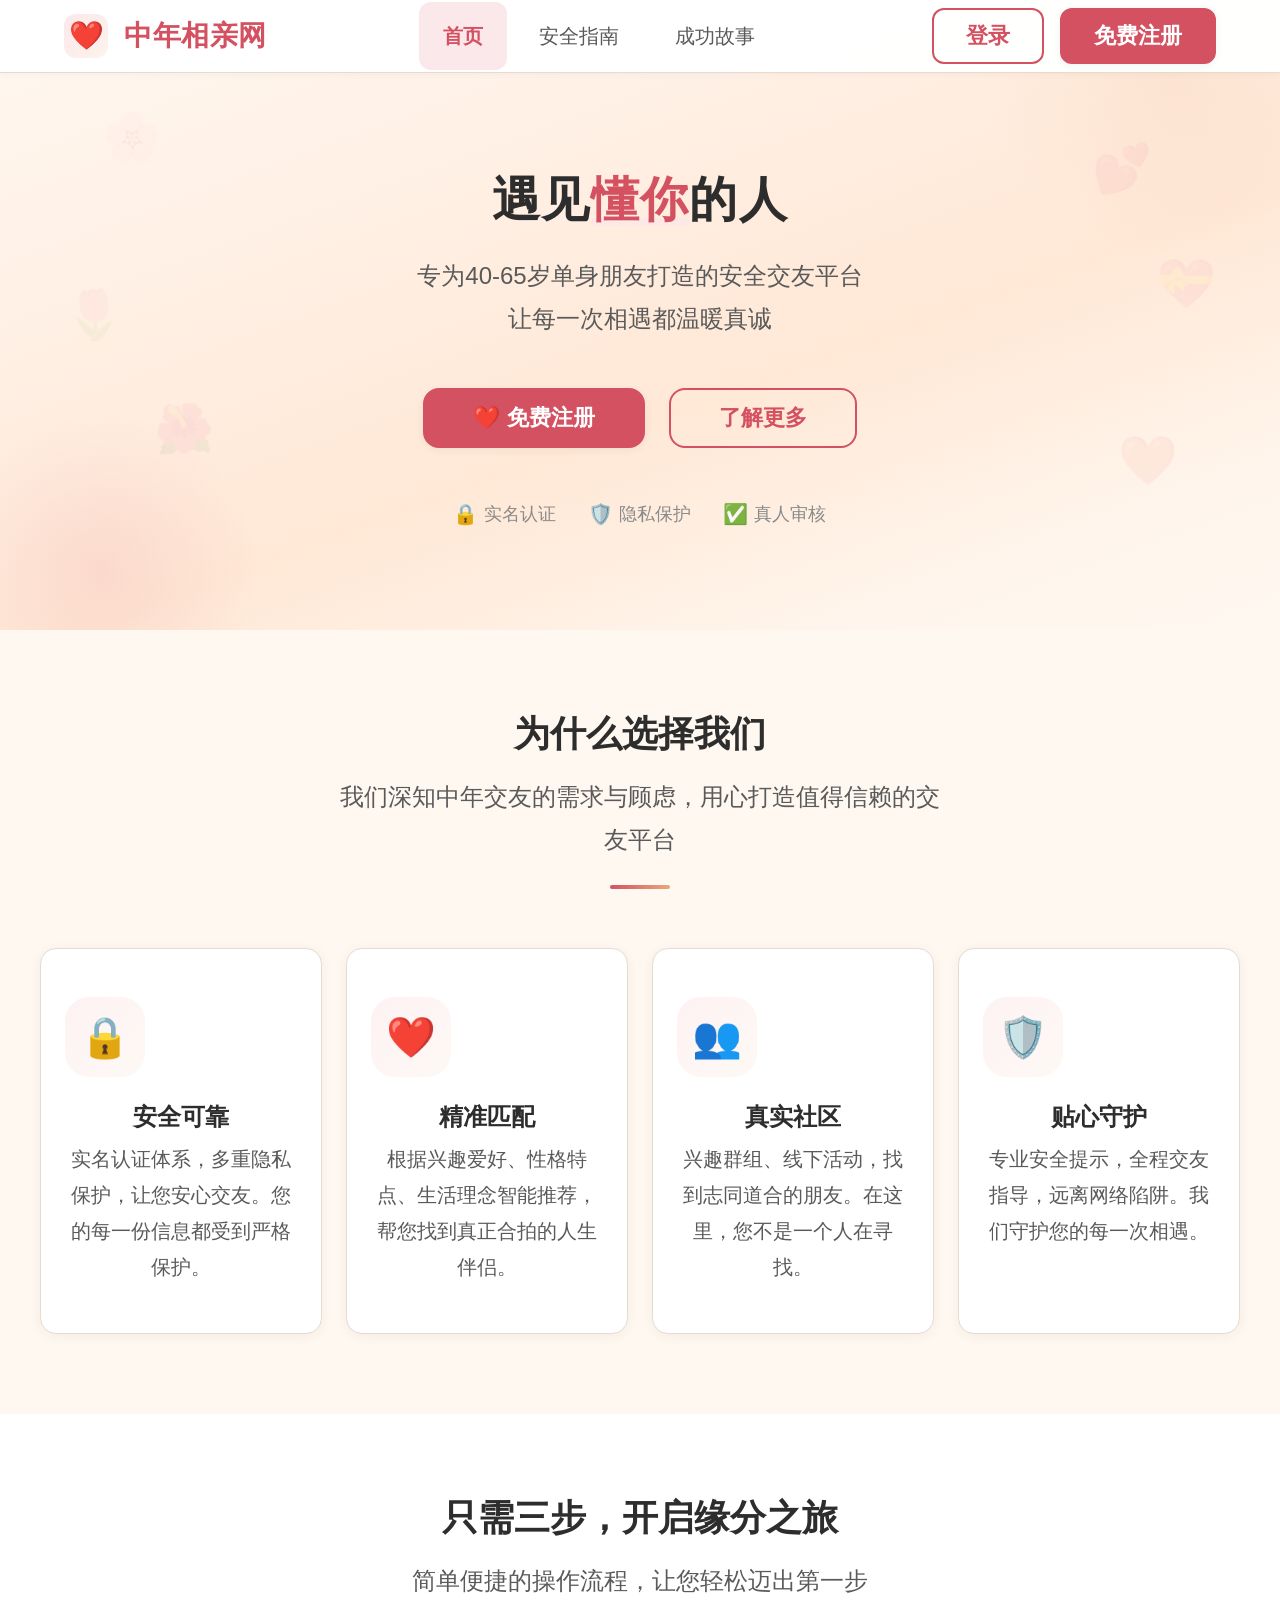
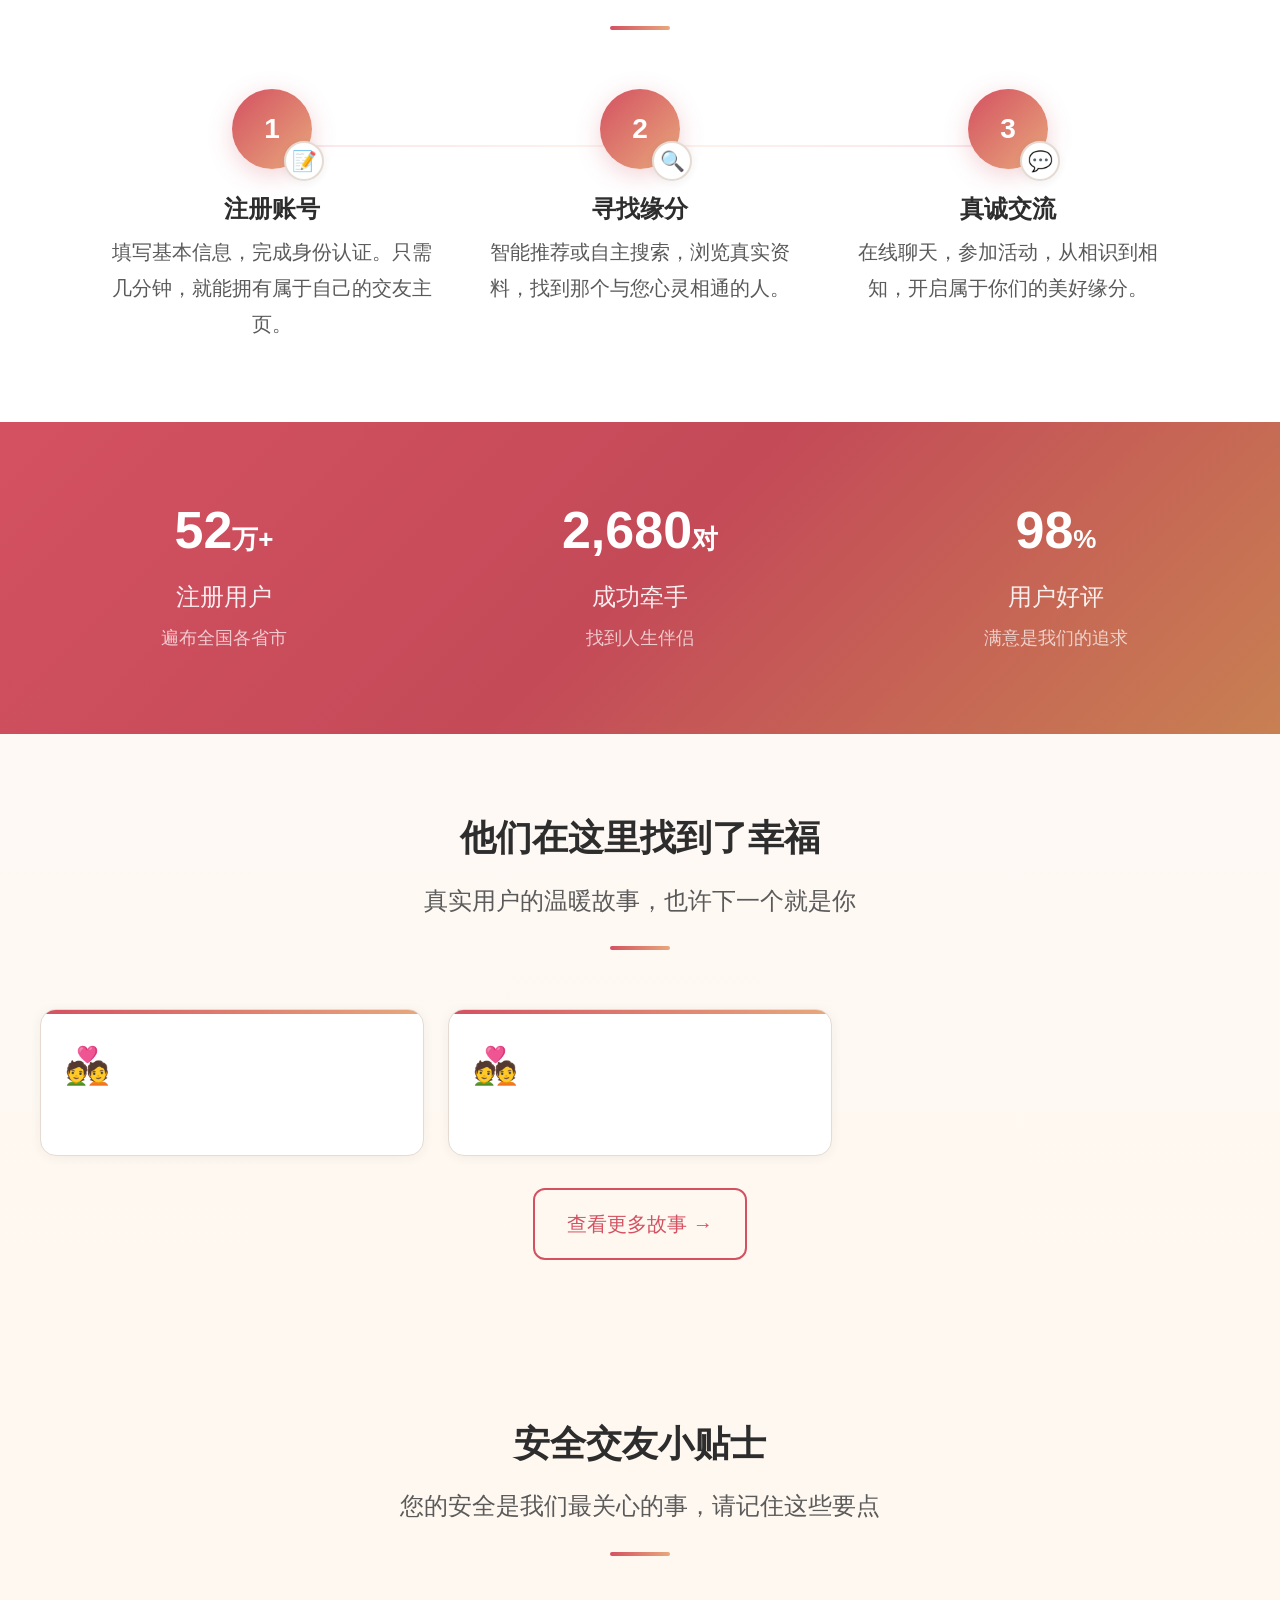
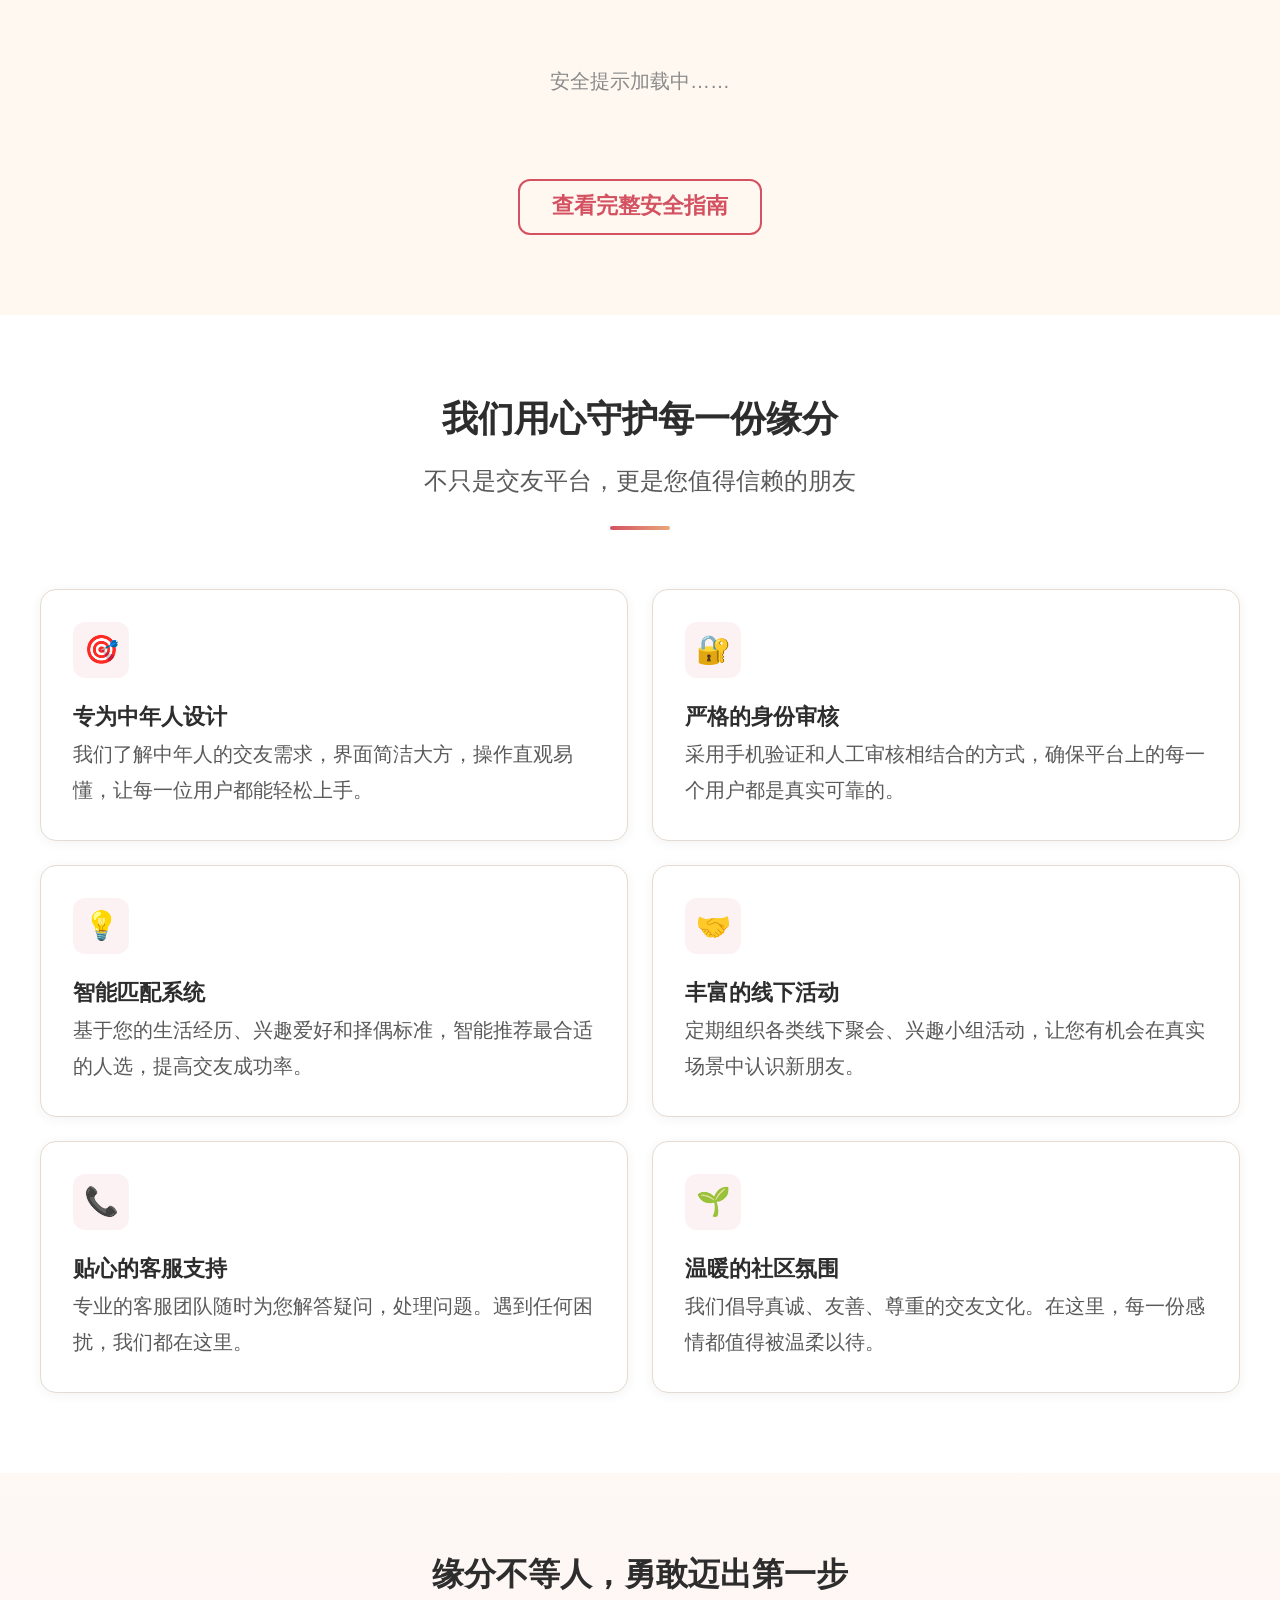
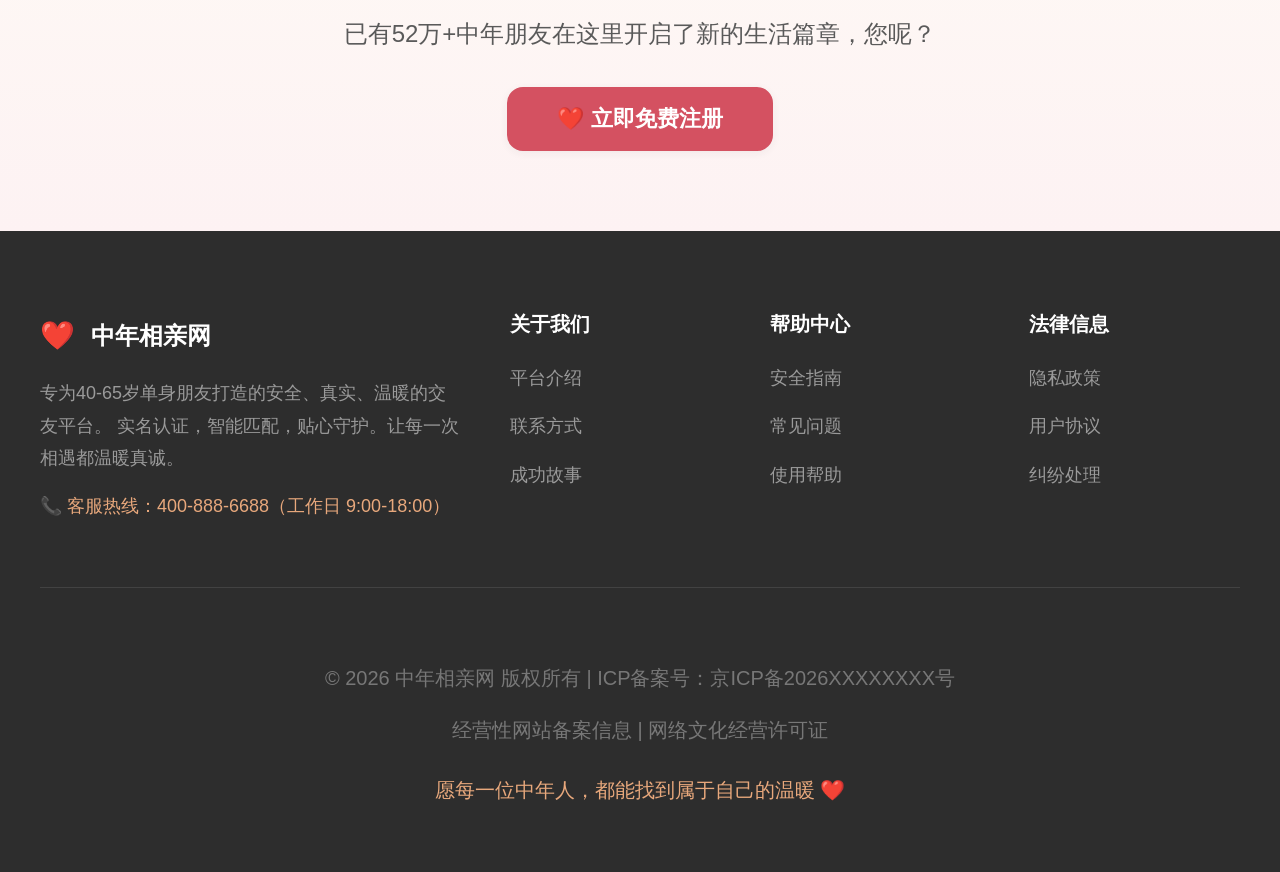
<file: index.html>
<!DOCTYPE html>
<html lang="zh-CN">
<head>
  <meta charset="UTF-8">
  <meta name="viewport" content="width=device-width, initial-scale=1.0">
  <meta name="description" content="中年相亲网 — 专为40-65岁单身朋友打造的安全、真实、温暖的交友平台。实名认证，智能匹配，让每一次相遇都温暖真诚。">
  <meta name="theme-color" content="#D45161">
  <title>中年相亲网 — 安全、真实、温暖的交友平台</title>

  <link rel="stylesheet" href="css/variables.css">
  <link rel="stylesheet" href="css/base.css">
  <link rel="stylesheet" href="css/components.css">

  <style>
    /* ===================================================================
       HOMEPAGE-SPECIFIC STYLES
       =================================================================== */

    /* ── Header ──────────────────────────────────────────────── */
    .site-header {
      position: fixed;
      top: 0;
      left: 0;
      right: 0;
      z-index: var(--z-fixed);
      background-color: rgba(255, 255, 255, 0.97);
      backdrop-filter: blur(12px);
      -webkit-backdrop-filter: blur(12px);
      border-bottom: 1px solid var(--color-border-light);
      box-shadow: 0 1px 8px rgba(45, 45, 45, 0.04);
      transition: box-shadow var(--transition-base);
    }

    .site-header.scrolled {
      box-shadow: 0 2px 16px rgba(45, 45, 45, 0.08);
    }

    .header-inner {
      display: flex;
      align-items: center;
      justify-content: space-between;
      max-width: var(--container-max-width);
      margin: 0 auto;
      padding: 0 var(--space-md);
      min-height: 72px;
    }

    .header-logo {
      display: flex;
      align-items: center;
      gap: var(--space-sm);
      text-decoration: none;
      color: var(--color-text-primary);
      flex-shrink: 0;
    }

    .header-logo .logo-icon {
      display: inline-flex;
      align-items: center;
      justify-content: center;
      width: 44px;
      height: 44px;
      font-size: 28px;
      background: linear-gradient(135deg, var(--color-primary-light), var(--color-secondary-light));
      border-radius: var(--radius-md);
      flex-shrink: 0;
    }

    .header-logo .logo-text {
      font-size: calc(var(--font-size-xl) * var(--font-scale));
      font-weight: var(--font-weight-bold);
      color: var(--color-primary);
      letter-spacing: 0.02em;
      white-space: nowrap;
    }

    .header-tagline {
      display: none;
      font-size: calc(var(--font-size-sm) * var(--font-scale));
      color: var(--color-text-tertiary);
      margin-left: var(--space-sm);
      white-space: nowrap;
    }

    .header-nav {
      display: flex;
      align-items: center;
      gap: var(--space-xs);
    }

    .header-nav .nav-link {
      font-size: calc(var(--font-size-base) * var(--font-scale));
      padding: var(--space-sm) var(--space-md);
      white-space: nowrap;
    }

    .header-actions {
      display: flex;
      align-items: center;
      gap: var(--space-sm);
      flex-shrink: 0;
    }

    /* User menu dropdown */
    .user-menu {
      display: none;
      align-items: center;
      gap: var(--space-sm);
    }

    .user-menu .user-name {
      font-size: calc(var(--font-size-base) * var(--font-scale));
      font-weight: var(--font-weight-medium);
      color: var(--color-text-primary);
      max-width: 140px;
      overflow: hidden;
      text-overflow: ellipsis;
      white-space: nowrap;
    }

    .user-menu .btn {
      min-height: 44px;
      padding: 0 var(--space-md);
      font-size: calc(var(--font-size-sm) * var(--font-scale));
    }

    /* Mobile hamburger */
    .hamburger {
      display: none;
      flex-direction: column;
      gap: 5px;
      background: none;
      border: none;
      cursor: pointer;
      padding: var(--space-sm);
      min-width: 48px;
      min-height: 48px;
      justify-content: center;
      align-items: center;
    }

    .hamburger span {
      display: block;
      width: 26px;
      height: 3px;
      background-color: var(--color-text-primary);
      border-radius: 2px;
      transition: all var(--transition-base);
    }

    /* ── Hero ────────────────────────────────────────────────── */
    .hero {
      min-height: 70vh;
      display: flex;
      align-items: center;
      justify-content: center;
      text-align: center;
      padding: calc(72px + var(--space-3xl)) var(--space-md) var(--space-3xl);
      background: linear-gradient(
        160deg,
        #FFF8F0 0%,
        #FFF0E5 30%,
        #FFE8D6 60%,
        #FFF5EC 85%,
        #FFF8F0 100%
      );
      position: relative;
      overflow: hidden;
    }

    /* Decorative elements */
    .hero::before {
      content: "";
      position: absolute;
      top: -120px;
      right: -80px;
      width: 380px;
      height: 380px;
      background: radial-gradient(circle, rgba(232, 168, 124, 0.12) 0%, transparent 70%);
      border-radius: 50%;
      pointer-events: none;
    }

    .hero::after {
      content: "";
      position: absolute;
      bottom: -100px;
      left: -60px;
      width: 320px;
      height: 320px;
      background: radial-gradient(circle, rgba(212, 81, 97, 0.10) 0%, transparent 70%);
      border-radius: 50%;
      pointer-events: none;
    }

    .hero-decoration {
      position: absolute;
      pointer-events: none;
      opacity: 0.06;
      font-size: 48px;
    }

    .hero-decoration:nth-child(1) { top: 15%; left: 8%; }
    .hero-decoration:nth-child(2) { top: 20%; right: 10%; }
    .hero-decoration:nth-child(3) { bottom: 25%; left: 12%; }
    .hero-decoration:nth-child(4) { bottom: 20%; right: 8%; }
    .hero-decoration:nth-child(5) { top: 50%; left: 5%; transform: translateY(-50%); }
    .hero-decoration:nth-child(6) { top: 45%; right: 5%; transform: translateY(-50%); }

    .hero-content {
      position: relative;
      z-index: 1;
      max-width: 780px;
      margin: 0 auto;
    }

    .hero-content h1 {
      font-size: calc(48px * var(--font-scale));
      font-weight: var(--font-weight-bold);
      color: var(--color-text-primary);
      margin-bottom: var(--space-md);
      line-height: 1.25;
      letter-spacing: 0.03em;
    }

    .hero-content h1 .highlight {
      color: var(--color-primary);
      position: relative;
      display: inline-block;
    }

    .hero-content h1 .highlight::after {
      content: "";
      position: absolute;
      bottom: 4px;
      left: 0;
      right: 0;
      height: 8px;
      background-color: var(--color-primary-light);
      border-radius: 4px;
      z-index: -1;
      opacity: 0.6;
    }

    .hero-subtitle {
      font-size: calc(var(--font-size-lg) * var(--font-scale));
      color: var(--color-text-secondary);
      margin-bottom: var(--space-xl);
      line-height: var(--line-height-base);
      max-width: 600px;
      margin-left: auto;
      margin-right: auto;
    }

    .hero-cta {
      display: flex;
      align-items: center;
      justify-content: center;
      gap: var(--space-md);
      flex-wrap: wrap;
    }

    .hero-cta .btn {
      font-size: calc(22px * var(--font-scale));
      padding: 0 var(--space-xl);
      min-height: 60px;
      border-radius: var(--radius-lg);
    }

    .hero-trust-badge {
      display: flex;
      align-items: center;
      justify-content: center;
      gap: var(--space-lg);
      margin-top: var(--space-xl);
      flex-wrap: wrap;
      font-size: calc(var(--font-size-sm) * var(--font-scale));
      color: var(--color-text-tertiary);
    }

    .hero-trust-badge span {
      display: flex;
      align-items: center;
      gap: 6px;
    }

    .hero-trust-badge .trust-icon {
      font-size: 20px;
    }

    /* ── Section Common ──────────────────────────────────────── */
    .section {
      padding: var(--space-3xl) var(--space-md);
    }

    .section-alt {
      background-color: var(--color-surface);
    }

    .section-warm {
      background: linear-gradient(180deg, var(--color-secondary-subtle) 0%, var(--color-bg) 100%);
    }

    .section-header {
      text-align: center;
      margin-bottom: var(--space-xl);
    }

    .section-header h2 {
      font-size: calc(var(--font-size-h1) * var(--font-scale));
      color: var(--color-text-primary);
      margin-bottom: var(--space-sm);
    }

    .section-header p {
      font-size: calc(var(--font-size-lg) * var(--font-scale));
      color: var(--color-text-secondary);
      max-width: 600px;
      margin: 0 auto;
      line-height: var(--line-height-base);
    }

    .section-header .section-divider {
      display: inline-block;
      width: 60px;
      height: 4px;
      background: linear-gradient(90deg, var(--color-primary), var(--color-secondary));
      border-radius: 2px;
      margin-top: var(--space-md);
    }

    /* ── Features Grid ───────────────────────────────────────── */
    .features-grid {
      display: grid;
      grid-template-columns: repeat(4, 1fr);
      gap: var(--card-gap);
      max-width: var(--container-max-width);
      margin: 0 auto;
    }

    .feature-card {
      text-align: center;
      padding: var(--space-xl) var(--space-md);
    }

    .feature-card .feature-icon {
      display: inline-flex;
      align-items: center;
      justify-content: center;
      width: 80px;
      height: 80px;
      font-size: 40px;
      background: linear-gradient(135deg, var(--color-primary-subtle), var(--color-secondary-subtle));
      border-radius: var(--radius-xl);
      margin-bottom: var(--space-md);
      transition: transform var(--transition-spring);
    }

    .feature-card:hover .feature-icon {
      transform: scale(1.1);
    }

    .feature-card h3 {
      font-size: calc(var(--font-size-lg) * var(--font-scale));
      color: var(--color-text-primary);
      margin-bottom: var(--space-xs);
    }

    .feature-card p {
      font-size: calc(var(--font-size-base) * var(--font-scale));
      color: var(--color-text-secondary);
      line-height: var(--line-height-base);
      margin: 0;
    }

    /* ── Stories Preview ─────────────────────────────────────── */
    .stories-grid {
      display: grid;
      grid-template-columns: repeat(3, 1fr);
      gap: var(--card-gap);
      max-width: var(--container-max-width);
      margin: 0 auto;
    }

    .story-card {
      position: relative;
      overflow: hidden;
    }

    .story-card::before {
      content: "";
      position: absolute;
      top: 0;
      left: 0;
      right: 0;
      height: 4px;
      background: linear-gradient(90deg, var(--color-primary), var(--color-secondary));
      border-radius: var(--radius-card) var(--radius-card) 0 0;
    }

    .story-card .story-icon {
      font-size: 36px;
      margin-bottom: var(--space-sm);
    }

    .story-card h3 {
      font-size: calc(var(--font-size-lg) * var(--font-scale));
      color: var(--color-text-primary);
      margin-bottom: var(--space-sm);
    }

    .story-card p {
      font-size: calc(var(--font-size-base) * var(--font-scale));
      color: var(--color-text-secondary);
      line-height: var(--line-height-base);
      flex: 1;
      margin: 0;
    }

    .stories-more {
      text-align: center;
      margin-top: var(--space-lg);
    }

    .stories-more a {
      display: inline-flex;
      align-items: center;
      gap: var(--space-xs);
      font-size: calc(var(--font-size-base) * var(--font-scale));
      font-weight: var(--font-weight-medium);
      color: var(--color-primary);
      text-decoration: none;
      padding: var(--space-sm) var(--space-lg);
      border: 2px solid var(--color-primary);
      border-radius: var(--radius-btn);
      transition: all var(--transition-base);
    }

    .stories-more a:hover {
      background-color: var(--color-primary);
      color: var(--color-text-on-primary);
    }

    /* ── Safety Tips Preview ─────────────────────────────────── */
    .safety-grid {
      display: grid;
      grid-template-columns: repeat(3, 1fr);
      gap: var(--card-gap);
      max-width: var(--container-max-width);
      margin: 0 auto;
    }

    .safety-tip-card {
      display: flex;
      flex-direction: row;
      align-items: flex-start;
      gap: var(--space-md);
    }

    .safety-tip-card .tip-number {
      display: flex;
      align-items: center;
      justify-content: center;
      width: 48px;
      height: 48px;
      min-width: 48px;
      font-size: calc(var(--font-size-lg) * var(--font-scale));
      font-weight: var(--font-weight-bold);
      color: var(--color-primary);
      background-color: var(--color-primary-light);
      border-radius: var(--radius-full);
      flex-shrink: 0;
    }

    .safety-tip-card .tip-content h4 {
      font-size: calc(var(--font-size-base) * var(--font-scale));
      color: var(--color-text-primary);
      margin-bottom: 4px;
    }

    .safety-tip-card .tip-content p {
      font-size: calc(var(--font-size-sm) * var(--font-scale));
      color: var(--color-text-secondary);
      line-height: var(--line-height-base);
      margin: 0;
    }

    .safety-more {
      text-align: center;
      margin-top: var(--space-lg);
    }

    /* ── How It Works ────────────────────────────────────────── */
    .steps-container {
      display: flex;
      align-items: flex-start;
      justify-content: center;
      gap: var(--space-xl);
      max-width: var(--container-max-width);
      margin: 0 auto;
      position: relative;
    }

    /* Connecting line */
    .steps-container::before {
      content: "";
      position: absolute;
      top: 56px;
      left: calc(16.67% + 56px);
      right: calc(16.67% + 56px);
      height: 2px;
      background: linear-gradient(90deg, var(--color-primary-light), var(--color-secondary-light), var(--color-primary-light));
      z-index: 0;
    }

    .step-item {
      flex: 1;
      max-width: 320px;
      text-align: center;
      position: relative;
      z-index: 1;
    }

    .step-number {
      display: inline-flex;
      align-items: center;
      justify-content: center;
      width: 80px;
      height: 80px;
      font-size: calc(var(--font-size-xl) * var(--font-scale));
      font-weight: var(--font-weight-bold);
      color: var(--color-text-on-primary);
      background: linear-gradient(135deg, var(--color-primary), var(--color-secondary));
      border-radius: 50%;
      margin-bottom: var(--space-md);
      box-shadow: 0 6px 24px rgba(212, 81, 97, 0.25);
      position: relative;
      z-index: 2;
    }

    .step-item .step-icon {
      position: absolute;
      bottom: -12px;
      right: -12px;
      width: 40px;
      height: 40px;
      display: flex;
      align-items: center;
      justify-content: center;
      font-size: 20px;
      background-color: var(--color-surface);
      border: 2px solid var(--color-border-light);
      border-radius: 50%;
      box-shadow: var(--shadow-sm);
    }

    .step-item h3 {
      font-size: calc(var(--font-size-lg) * var(--font-scale));
      color: var(--color-text-primary);
      margin-bottom: var(--space-xs);
    }

    .step-item p {
      font-size: calc(var(--font-size-base) * var(--font-scale));
      color: var(--color-text-secondary);
      line-height: var(--line-height-base);
      margin: 0;
    }

    /* ── Statistics ──────────────────────────────────────────── */
    .stats-section {
      background: linear-gradient(135deg, var(--color-primary) 0%, #C44A58 50%, var(--color-secondary-active) 100%);
      padding: var(--space-3xl) var(--space-md);
      color: var(--color-text-on-primary);
    }

    .stats-grid {
      display: grid;
      grid-template-columns: repeat(3, 1fr);
      gap: var(--space-xl);
      max-width: var(--container-max-width);
      margin: 0 auto;
      text-align: center;
    }

    .stat-item .stat-number {
      font-size: calc(52px * var(--font-scale));
      font-weight: var(--font-weight-bold);
      line-height: 1.1;
      margin-bottom: var(--space-sm);
    }

    .stat-item .stat-label {
      font-size: calc(var(--font-size-lg) * var(--font-scale));
      opacity: 0.9;
      font-weight: var(--font-weight-medium);
    }

    .stat-item .stat-sub {
      font-size: calc(var(--font-size-sm) * var(--font-scale));
      opacity: 0.7;
      margin-top: 4px;
    }

    /* ── Why Choose Us ───────────────────────────────────────── */
    .why-us-grid {
      display: grid;
      grid-template-columns: repeat(2, 1fr);
      gap: var(--card-gap);
      max-width: var(--container-max-width);
      margin: 0 auto;
    }

    .why-us-card {
      display: flex;
      align-items: flex-start;
      gap: var(--space-md);
      padding: var(--space-lg);
    }

    .why-us-card .why-icon {
      display: flex;
      align-items: center;
      justify-content: center;
      width: 56px;
      height: 56px;
      min-width: 56px;
      font-size: 28px;
      background-color: var(--color-primary-subtle);
      border-radius: var(--radius-md);
      flex-shrink: 0;
    }

    .why-us-card .why-content h3 {
      font-size: calc(var(--font-size-md) * var(--font-scale));
      color: var(--color-text-primary);
      margin-bottom: 4px;
    }

    .why-us-card .why-content p {
      font-size: calc(var(--font-size-base) * var(--font-scale));
      color: var(--color-text-secondary);
      line-height: var(--line-height-base);
      margin: 0;
    }

    /* ── CTA Banner ──────────────────────────────────────────── */
    .cta-banner {
      text-align: center;
      padding: var(--space-3xl) var(--space-md);
      background: linear-gradient(180deg, var(--color-secondary-subtle) 0%, var(--color-primary-subtle) 100%);
    }

    .cta-banner h2 {
      font-size: calc(var(--font-size-2xl) * var(--font-scale));
      color: var(--color-text-primary);
      margin-bottom: var(--space-sm);
    }

    .cta-banner p {
      font-size: calc(var(--font-size-lg) * var(--font-scale));
      color: var(--color-text-secondary);
      margin-bottom: var(--space-lg);
    }

    .cta-banner .btn {
      font-size: calc(22px * var(--font-scale));
      padding: 0 var(--space-xl);
      min-height: 64px;
      border-radius: var(--radius-lg);
    }

    /* ── Footer ──────────────────────────────────────────────── */
    .site-footer {
      background-color: #2D2D2D;
      color: #C5C5C5;
      padding: var(--space-3xl) var(--space-md) var(--space-xl);
    }

    .footer-inner {
      max-width: var(--container-max-width);
      margin: 0 auto;
    }

    .footer-top {
      display: grid;
      grid-template-columns: 2fr 1fr 1fr 1fr;
      gap: var(--space-xl);
      margin-bottom: var(--space-xl);
      padding-bottom: var(--space-xl);
      border-bottom: 1px solid rgba(255, 255, 255, 0.1);
    }

    .footer-brand .footer-logo {
      display: flex;
      align-items: center;
      gap: var(--space-sm);
      margin-bottom: var(--space-sm);
    }

    .footer-brand .footer-logo .logo-icon {
      font-size: 28px;
    }

    .footer-brand .footer-logo .logo-text {
      font-size: calc(var(--font-size-lg) * var(--font-scale));
      font-weight: var(--font-weight-bold);
      color: #FFFFFF;
    }

    .footer-brand p {
      font-size: calc(var(--font-size-sm) * var(--font-scale));
      color: #9A9A9A;
      line-height: var(--line-height-base);
      margin-bottom: var(--space-sm);
    }

    .footer-links h4 {
      font-size: calc(var(--font-size-base) * var(--font-scale));
      color: #FFFFFF;
      margin-bottom: var(--space-md);
      font-weight: var(--font-weight-semibold);
    }

    .footer-links a {
      display: block;
      font-size: calc(var(--font-size-sm) * var(--font-scale));
      color: #9A9A9A;
      text-decoration: none;
      margin-bottom: var(--space-sm);
      transition: color var(--transition-fast);
    }

    .footer-links a:hover {
      color: var(--color-secondary);
      text-decoration: none;
    }

    .footer-bottom {
      text-align: center;
      font-size: calc(var(--font-size-sm) * var(--font-scale));
      color: #777;
      padding-top: var(--space-md);
    }

    .footer-warm-text {
      text-align: center;
      font-size: calc(var(--font-size-base) * var(--font-scale));
      color: var(--color-secondary);
      margin-top: var(--space-md);
      font-weight: var(--font-weight-medium);
    }

    /* ── Empty State (for no data) ───────────────────────────── */
    .stories-empty,
    .safety-empty {
      text-align: center;
      padding: var(--space-xl);
      color: var(--color-text-tertiary);
      font-size: calc(var(--font-size-base) * var(--font-scale));
    }

    /* ── Responsive ──────────────────────────────────────────── */
    @media (max-width: 1024px) {
      .features-grid {
        grid-template-columns: repeat(2, 1fr);
      }

      .stories-grid,
      .safety-grid {
        grid-template-columns: repeat(2, 1fr);
      }

      .why-us-grid {
        grid-template-columns: 1fr 1fr;
      }

      .footer-top {
        grid-template-columns: 1fr 1fr;
      }

      .steps-container::before {
        display: none;
      }
    }

    @media (max-width: 768px) {
      .header-tagline {
        display: none;
      }

      .header-nav {
        display: none;
        position: absolute;
        top: 72px;
        left: 0;
        right: 0;
        flex-direction: column;
        background-color: var(--color-surface);
        border-bottom: 1px solid var(--color-border-light);
        box-shadow: var(--shadow-lg);
        padding: var(--space-md);
        gap: var(--space-xs);
      }

      .header-nav.open {
        display: flex;
      }

      .hamburger {
        display: flex;
      }

      .hero {
        min-height: 60vh;
        padding-top: calc(72px + var(--space-xl));
        padding-bottom: var(--space-xl);
      }

      .hero-content h1 {
        font-size: calc(36px * var(--font-scale));
      }

      .hero-subtitle {
        font-size: calc(var(--font-size-base) * var(--font-scale));
      }

      .features-grid {
        grid-template-columns: 1fr;
      }

      .stories-grid,
      .safety-grid,
      .why-us-grid {
        grid-template-columns: 1fr;
      }

      .stats-grid {
        grid-template-columns: 1fr;
        gap: var(--space-lg);
      }

      .stat-item .stat-number {
        font-size: calc(40px * var(--font-scale));
      }

      .steps-container {
        flex-direction: column;
        align-items: center;
        gap: var(--space-lg);
      }

      .steps-container::before {
        display: none;
      }

      .footer-top {
        grid-template-columns: 1fr;
      }

      .hero-cta {
        flex-direction: column;
        width: 100%;
      }

      .hero-cta .btn {
        width: 100%;
      }
    }

    @media (max-width: 576px) {
      .hero-content h1 {
        font-size: calc(30px * var(--font-scale));
      }

      .hero-trust-badge {
        flex-direction: column;
        gap: var(--space-sm);
      }

      .section-header h2 {
        font-size: calc(var(--font-size-2xl) * var(--font-scale));
      }

      .header-actions .btn span {
        display: none;
      }

      .header-actions .btn {
        padding: 0 var(--space-md);
        min-height: 44px;
        font-size: calc(var(--font-size-sm) * var(--font-scale));
      }
    }
  </style>
</head>
<body>

  <!-- Skip Link -->
  <a href="#main-content" class="skip-link">跳转到主要内容</a>

  <!-- ===================================================================
       HEADER
       =================================================================== -->
  <header class="site-header" id="site-header">
    <div class="header-inner">
      <!-- Logo -->
      <a href="index.html" class="header-logo" aria-label="中年相亲网首页">
        <span class="logo-icon" aria-hidden="true">❤️</span>
        <span class="logo-text">中年相亲网</span>
      </a>
      <span class="header-tagline">安全、真实、温暖的交友平台</span>

      <!-- Navigation -->
      <nav class="header-nav" id="header-nav" aria-label="主导航">
        <a href="index.html" class="nav-link nav-link-active" aria-current="page">首页</a>
        <a href="pages/safety.html" class="nav-link">安全指南</a>
        <a href="pages/stories.html" class="nav-link">成功故事</a>
      </nav>

      <!-- Actions -->
      <div class="header-actions">
        <!-- Auth buttons (not logged in) -->
        <div id="auth-buttons" style="display:flex;align-items:center;gap:var(--space-sm);">
          <a href="pages/login.html" class="btn btn-outline">
            <span>登录</span>
          </a>
          <a href="pages/register.html" class="btn btn-primary">
            <span>免费注册</span>
          </a>
        </div>

        <!-- User menu (logged in) -->
        <div id="user-menu" class="user-menu" style="display:none;">
          <span class="user-name" id="user-name"></span>
          <a href="pages/profile.html" class="btn btn-text">我的资料</a>
          <a href="pages/chat.html" class="btn btn-text">我的消息</a>
          <button class="btn btn-text" onclick="handleLogout()">退出登录</button>
        </div>

        <!-- Hamburger -->
        <button class="hamburger" id="hamburger-btn" aria-label="菜单" aria-expanded="false">
          <span></span>
          <span></span>
          <span></span>
        </button>
      </div>
    </div>
  </header>

  <!-- ===================================================================
       MAIN CONTENT
       =================================================================== -->
  <main id="main-content">

    <!-- ── Hero ───────────────────────────────────────────────── -->
    <section class="hero" aria-labelledby="hero-heading">
      <!-- Decorative elements -->
      <span class="hero-decoration" aria-hidden="true">🌸</span>
      <span class="hero-decoration" aria-hidden="true">💕</span>
      <span class="hero-decoration" aria-hidden="true">🌺</span>
      <span class="hero-decoration" aria-hidden="true">❤️</span>
      <span class="hero-decoration" aria-hidden="true">🌷</span>
      <span class="hero-decoration" aria-hidden="true">💝</span>

      <div class="hero-content">
        <h1 id="hero-heading">
          遇见<span class="highlight">懂你</span>的人
        </h1>
        <p class="hero-subtitle">
          专为40-65岁单身朋友打造的安全交友平台<br>
          让每一次相遇都温暖真诚
        </p>
        <div class="hero-cta">
          <a href="register.html" class="btn btn-primary btn-large">
            ❤️ 免费注册
          </a>
          <a href="#features" class="btn btn-outline btn-large">
            了解更多
          </a>
        </div>
        <div class="hero-trust-badge">
          <span><span class="trust-icon">🔒</span> 实名认证</span>
          <span><span class="trust-icon">🛡️</span> 隐私保护</span>
          <span><span class="trust-icon">✅</span> 真人审核</span>
        </div>
      </div>
    </section>

    <!-- ── Features ───────────────────────────────────────────── -->
    <section class="section" id="features" aria-labelledby="features-heading">
      <div class="section-header">
        <h2 id="features-heading">为什么选择我们</h2>
        <p>我们深知中年交友的需求与顾虑，用心打造值得信赖的交友平台</p>
        <span class="section-divider" aria-hidden="true"></span>
      </div>
      <div class="features-grid">
        <div class="card card-hover feature-card">
          <span class="feature-icon" aria-hidden="true">🔒</span>
          <h3>安全可靠</h3>
          <p>实名认证体系，多重隐私保护，让您安心交友。您的每一份信息都受到严格保护。</p>
        </div>
        <div class="card card-hover feature-card">
          <span class="feature-icon" aria-hidden="true">❤️</span>
          <h3>精准匹配</h3>
          <p>根据兴趣爱好、性格特点、生活理念智能推荐，帮您找到真正合拍的人生伴侣。</p>
        </div>
        <div class="card card-hover feature-card">
          <span class="feature-icon" aria-hidden="true">👥</span>
          <h3>真实社区</h3>
          <p>兴趣群组、线下活动，找到志同道合的朋友。在这里，您不是一个人在寻找。</p>
        </div>
        <div class="card card-hover feature-card">
          <span class="feature-icon" aria-hidden="true">🛡️</span>
          <h3>贴心守护</h3>
          <p>专业安全提示，全程交友指导，远离网络陷阱。我们守护您的每一次相遇。</p>
        </div>
      </div>
    </section>

    <!-- ── How It Works ───────────────────────────────────────── -->
    <section class="section section-alt" aria-labelledby="how-heading">
      <div class="section-header">
        <h2 id="how-heading">只需三步，开启缘分之旅</h2>
        <p>简单便捷的操作流程，让您轻松迈出第一步</p>
        <span class="section-divider" aria-hidden="true"></span>
      </div>
      <div class="steps-container">
        <div class="step-item">
          <div class="step-number" style="position:relative;">
            1
            <span class="step-icon" aria-hidden="true">📝</span>
          </div>
          <h3>注册账号</h3>
          <p>填写基本信息，完成身份认证。只需几分钟，就能拥有属于自己的交友主页。</p>
        </div>
        <div class="step-item">
          <div class="step-number" style="position:relative;">
            2
            <span class="step-icon" aria-hidden="true">🔍</span>
          </div>
          <h3>寻找缘分</h3>
          <p>智能推荐或自主搜索，浏览真实资料，找到那个与您心灵相通的人。</p>
        </div>
        <div class="step-item">
          <div class="step-number" style="position:relative;">
            3
            <span class="step-icon" aria-hidden="true">💬</span>
          </div>
          <h3>真诚交流</h3>
          <p>在线聊天，参加活动，从相识到相知，开启属于你们的美好缘分。</p>
        </div>
      </div>
    </section>

    <!-- ── Statistics ─────────────────────────────────────────── -->
    <section class="stats-section" aria-label="平台数据统计">
      <div class="stats-grid">
        <div class="stat-item">
          <div class="stat-number">52<span style="font-size:0.5em;">万+</span></div>
          <div class="stat-label">注册用户</div>
          <div class="stat-sub">遍布全国各省市</div>
        </div>
        <div class="stat-item">
          <div class="stat-number">2,680<span style="font-size:0.5em;">对</span></div>
          <div class="stat-label">成功牵手</div>
          <div class="stat-sub">找到人生伴侣</div>
        </div>
        <div class="stat-item">
          <div class="stat-number">98<span style="font-size:0.5em;">%</span></div>
          <div class="stat-label">用户好评</div>
          <div class="stat-sub">满意是我们的追求</div>
        </div>
      </div>
    </section>

    <!-- ── Success Stories Preview ────────────────────────────── -->
    <section class="section section-warm" aria-labelledby="stories-heading">
      <div class="section-header">
        <h2 id="stories-heading">他们在这里找到了幸福</h2>
        <p>真实用户的温暖故事，也许下一个就是你</p>
        <span class="section-divider" aria-hidden="true"></span>
      </div>
      <div class="stories-grid" id="stories-preview">
        <!-- Populated by JS -->
      </div>
      <div class="stories-more">
        <a href="pages/stories.html">查看更多故事 →</a>
      </div>
    </section>

    <!-- ── Safety Tips Preview ────────────────────────────────── -->
    <section class="section" aria-labelledby="safety-heading">
      <div class="section-header">
        <h2 id="safety-heading">安全交友小贴士</h2>
        <p>您的安全是我们最关心的事，请记住这些要点</p>
        <span class="section-divider" aria-hidden="true"></span>
      </div>
      <div class="safety-grid" id="safety-tips-preview">
        <!-- Populated by JS -->
      </div>
      <div class="safety-more">
        <a href="pages/safety.html" class="btn btn-outline">查看完整安全指南</a>
      </div>
    </section>

    <!-- ── Why Choose Us ──────────────────────────────────────── -->
    <section class="section section-alt" aria-labelledby="why-heading">
      <div class="section-header">
        <h2 id="why-heading">我们用心守护每一份缘分</h2>
        <p>不只是交友平台，更是您值得信赖的朋友</p>
        <span class="section-divider" aria-hidden="true"></span>
      </div>
      <div class="why-us-grid">
        <div class="card why-us-card">
          <span class="why-icon" aria-hidden="true">🎯</span>
          <div class="why-content">
            <h3>专为中年人设计</h3>
            <p>我们了解中年人的交友需求，界面简洁大方，操作直观易懂，让每一位用户都能轻松上手。</p>
          </div>
        </div>
        <div class="card why-us-card">
          <span class="why-icon" aria-hidden="true">🔐</span>
          <div class="why-content">
            <h3>严格的身份审核</h3>
            <p>采用手机验证和人工审核相结合的方式，确保平台上的每一个用户都是真实可靠的。</p>
          </div>
        </div>
        <div class="card why-us-card">
          <span class="why-icon" aria-hidden="true">💡</span>
          <div class="why-content">
            <h3>智能匹配系统</h3>
            <p>基于您的生活经历、兴趣爱好和择偶标准，智能推荐最合适的人选，提高交友成功率。</p>
          </div>
        </div>
        <div class="card why-us-card">
          <span class="why-icon" aria-hidden="true">🤝</span>
          <div class="why-content">
            <h3>丰富的线下活动</h3>
            <p>定期组织各类线下聚会、兴趣小组活动，让您有机会在真实场景中认识新朋友。</p>
          </div>
        </div>
        <div class="card why-us-card">
          <span class="why-icon" aria-hidden="true">📞</span>
          <div class="why-content">
            <h3>贴心的客服支持</h3>
            <p>专业的客服团队随时为您解答疑问，处理问题。遇到任何困扰，我们都在这里。</p>
          </div>
        </div>
        <div class="card why-us-card">
          <span class="why-icon" aria-hidden="true">🌱</span>
          <div class="why-content">
            <h3>温暖的社区氛围</h3>
            <p>我们倡导真诚、友善、尊重的交友文化。在这里，每一份感情都值得被温柔以待。</p>
          </div>
        </div>
      </div>
    </section>

    <!-- ── CTA Banner ─────────────────────────────────────────── -->
    <section class="cta-banner">
      <h2>缘分不等人，勇敢迈出第一步</h2>
      <p>已有52万+中年朋友在这里开启了新的生活篇章，您呢？</p>
      <a href="pages/register.html" class="btn btn-primary btn-large">❤️ 立即免费注册</a>
    </section>

  </main>

  <!-- ===================================================================
       FOOTER
       =================================================================== -->
  <footer class="site-footer" role="contentinfo">
    <div class="footer-inner">
      <div class="footer-top">
        <!-- Brand -->
        <div class="footer-brand">
          <div class="footer-logo">
            <span class="logo-icon" aria-hidden="true">❤️</span>
            <span class="logo-text">中年相亲网</span>
          </div>
          <p>
            专为40-65岁单身朋友打造的安全、真实、温暖的交友平台。
            实名认证，智能匹配，贴心守护。让每一次相遇都温暖真诚。
          </p>
          <p style="color:var(--color-secondary);">
            📞 客服热线：400-888-6688（工作日 9:00-18:00）
          </p>
        </div>

        <!-- Link Column 1 -->
        <div class="footer-links">
          <h4>关于我们</h4>
          <a href="index.html">平台介绍</a>
          <a href="index.html">联系方式</a>
          <a href="pages/stories.html">成功故事</a>
        </div>

        <!-- Link Column 2 -->
        <div class="footer-links">
          <h4>帮助中心</h4>
          <a href="pages/safety.html">安全指南</a>
          <a href="index.html">常见问题</a>
          <a href="index.html">使用帮助</a>
        </div>

        <!-- Link Column 3 -->
        <div class="footer-links">
          <h4>法律信息</h4>
          <a href="pages/privacy.html">隐私政策</a>
          <a href="index.html">用户协议</a>
          <a href="dispute.html">纠纷处理</a>
        </div>
      </div>

      <div class="footer-bottom">
        <p>© 2026 中年相亲网 版权所有 | ICP备案号：京ICP备2026XXXXXXXX号</p>
        <p>经营性网站备案信息 | 网络文化经营许可证</p>
      </div>

      <p class="footer-warm-text">
        愿每一位中年人，都能找到属于自己的温暖 ❤️
      </p>
    </div>
  </footer>

  <!-- ===================================================================
       SCRIPTS
       =================================================================== -->
  <script src="js/utils.js"></script>
  <script src="js/store.js"></script>
  <script src="js/auth.js"></script>
  <script src="js/match.js"></script>
  <script src="js/app.js"></script>
  <script src="data/seed-data.js"></script>

  <script>
    /**
     * 中年相亲网 — 首页交互逻辑
     */

    document.addEventListener('DOMContentLoaded', function () {
      // ── Initialize Store with seed data ──────────────────────
      if (typeof SeedData !== 'undefined' && !localStorage.getItem('dating_app_users')) {
        SeedData.load();
      }

      // ── Update header based on auth state ────────────────────
      updateAuthUI();

      // ── Load success stories preview ─────────────────────────
      loadStoriesPreview();

      // ── Load safety tips preview ─────────────────────────────
      loadSafetyTipsPreview();

      // ── Header scroll effect ─────────────────────────────────
      initHeaderScroll();

      // ── Mobile hamburger menu ────────────────────────────────
      initMobileMenu();

      // ── Smooth scroll for "了解更多" ─────────────────────────
      initSmoothScroll();
    });

    /**
     * 更新导航栏的用户认证界面
     */
    function updateAuthUI() {
      var currentUser = JSON.parse(localStorage.getItem('dating_app_currentUser') || 'null');
      var authButtons = document.getElementById('auth-buttons');
      var userMenu = document.getElementById('user-menu');
      var userName = document.getElementById('user-name');

      if (currentUser) {
        if (authButtons) authButtons.style.display = 'none';
        if (userMenu) {
          userMenu.style.display = 'flex';
          if (userName) {
            // Try profile displayName first, fallback to user name
            var profiles = JSON.parse(localStorage.getItem('dating_app_profiles') || '[]');
            var profile = null;
            for (var i = 0; i < profiles.length; i++) {
              if (profiles[i].userId === currentUser.id) {
                profile = profiles[i];
                break;
              }
            }
            userName.textContent = (profile && profile.displayName) || currentUser.name || currentUser.email || '用户';
          }
        }
      } else {
        if (authButtons) authButtons.style.display = 'flex';
        if (userMenu) userMenu.style.display = 'none';
      }
    }

    /**
     * 加载成功故事预览（最多3个）
     */
    function loadStoriesPreview() {
      var stories = JSON.parse(localStorage.getItem('dating_app_stories') || '[]');
      var published = stories.filter(function (s) {
        return s.isPublished !== false;
      }).slice(0, 3);
      var container = document.getElementById('stories-preview');

      if (!container) return;

      if (published.length === 0) {
        container.innerHTML = '<div class="stories-empty" style="grid-column:1/-1;">更多美好故事正在赶来……</div>';
        return;
      }

      container.innerHTML = published.map(function (s) {
        return '<div class="card card-hover story-card">' +
          '<span class="story-icon" aria-hidden="true">💑</span>' +
          '<h3>' + escapeHtml(s.name) + '</h3>' +
          '<p>' + escapeHtml(s.summary) + '</p>' +
          '</div>';
      }).join('');
    }

    /**
     * 加载安全提示预览（最多3个）
     */
    function loadSafetyTipsPreview() {
      var tips = JSON.parse(localStorage.getItem('dating_app_safetyTips') || '[]');
      // Sort by order if available
      tips.sort(function (a, b) {
        return (a.order || 99) - (b.order || 99);
      });
      var container = document.getElementById('safety-tips-preview');

      if (!container) return;

      if (tips.length === 0) {
        container.innerHTML = '<div class="safety-empty" style="grid-column:1/-1;">安全提示加载中……</div>';
        return;
      }

      container.innerHTML = tips.slice(0, 3).map(function (t, index) {
        var contentPreview = t.content.length > 80 ? t.content.substring(0, 80) + '……' : t.content;
        var icons = ['🔒', '💰', '👤'];
        return '<div class="card card-hover safety-tip-card">' +
          '<span class="tip-number" aria-hidden="true">' + (icons[index] || '📌') + '</span>' +
          '<div class="tip-content">' +
          '<h4>' + escapeHtml(t.title) + '</h4>' +
          '<p>' + escapeHtml(contentPreview) + '</p>' +
          '</div>' +
          '</div>';
      }).join('');
    }

    /**
     * 退出登录
     */
    function handleLogout() {
      if (typeof Store !== 'undefined' && Store.logout) {
        Store.logout();
      } else {
        localStorage.removeItem('dating_app_currentUser');
      }
      updateAuthUI();
      // Show toast if available
      if (typeof showToast === 'function') {
        showToast('已退出登录，期待您的再次光临！', 'success', 3000);
      }
    }

    /**
     * 初始化头部滚动阴影效果
     */
    function initHeaderScroll() {
      var header = document.getElementById('site-header');
      if (!header) return;

      var lastScrollY = 0;

      function onScroll() {
        var scrollY = window.pageYOffset || document.documentElement.scrollTop;
        if (scrollY > 10) {
          header.classList.add('scrolled');
        } else {
          header.classList.remove('scrolled');
        }
        lastScrollY = scrollY;
      }

      // Throttled scroll listener
      var ticking = false;
      window.addEventListener('scroll', function () {
        if (!ticking) {
          window.requestAnimationFrame(function () {
            onScroll();
            ticking = false;
          });
          ticking = true;
        }
      }, { passive: true });

      // Initial check
      onScroll();
    }

    /**
     * 初始化移动端汉堡菜单
     */
    function initMobileMenu() {
      var hamburger = document.getElementById('hamburger-btn');
      var nav = document.getElementById('header-nav');

      if (!hamburger || !nav) return;

      hamburger.addEventListener('click', function () {
        var isOpen = nav.classList.contains('open');
        if (isOpen) {
          nav.classList.remove('open');
          hamburger.setAttribute('aria-expanded', 'false');
        } else {
          nav.classList.add('open');
          hamburger.setAttribute('aria-expanded', 'true');
        }
      });

      // Close menu when clicking nav links
      var navLinks = nav.querySelectorAll('a');
      for (var i = 0; i < navLinks.length; i++) {
        navLinks[i].addEventListener('click', function () {
          nav.classList.remove('open');
          hamburger.setAttribute('aria-expanded', 'false');
        });
      }

      // Close menu when clicking outside
      document.addEventListener('click', function (e) {
        if (!nav.contains(e.target) && e.target !== hamburger && !hamburger.contains(e.target)) {
          nav.classList.remove('open');
          hamburger.setAttribute('aria-expanded', 'false');
        }
      });
    }

    /**
     * 初始化"了解更多"平滑滚动
     */
    function initSmoothScroll() {
      // All internal anchor links get smooth scroll (complements CSS scroll-behavior)
      var anchorLinks = document.querySelectorAll('a[href^="#"]');
      for (var i = 0; i < anchorLinks.length; i++) {
        anchorLinks[i].addEventListener('click', function (e) {
          var targetId = this.getAttribute('href');
          if (!targetId || targetId === '#') return;
          var target = document.querySelector(targetId);
          if (target) {
            e.preventDefault();
            var headerHeight = document.getElementById('site-header');
            var offset = headerHeight ? headerHeight.offsetHeight + 24 : 88;
            var targetPosition = target.getBoundingClientRect().top + window.pageYOffset - offset;
            window.scrollTo({
              top: targetPosition,
              behavior: 'smooth'
            });
          }
        });
      }
    }
  </script>
</body>
</html>
</file>
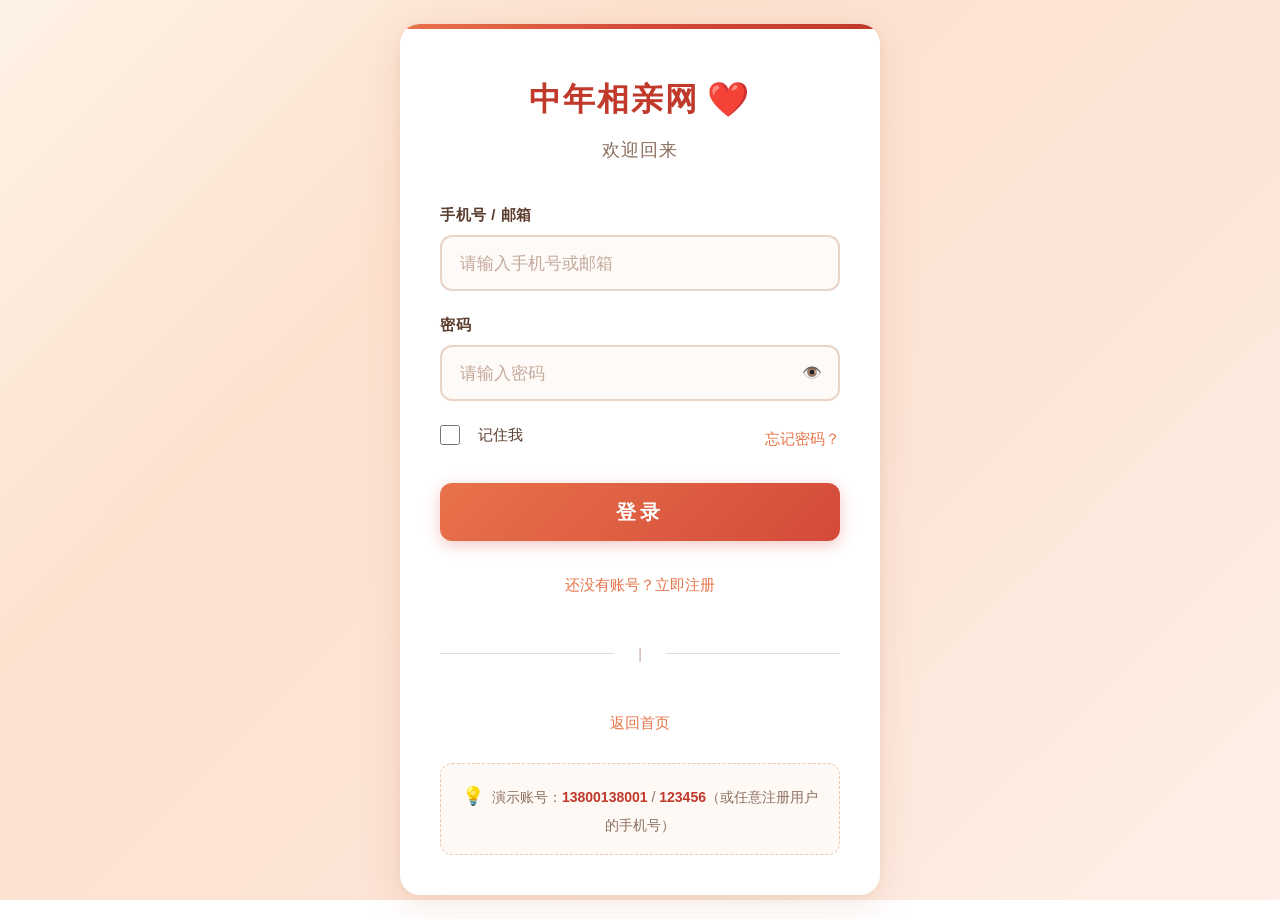
<file: pages/chat.html>
<!DOCTYPE html>
<html lang="zh-CN">
<head>
  <meta charset="UTF-8">
  <meta name="viewport" content="width=device-width, initial-scale=1.0">
  <title>消息 - 中年相亲网</title>

  <!-- Common CSS -->
  <link rel="stylesheet" href="../css/variables.css">
  <link rel="stylesheet" href="../css/base.css">
  <link rel="stylesheet" href="../css/components.css">

  <style>
    /* ========== Page Layout ========== */
    *, *::before, *::after {
      box-sizing: border-box;
      margin: 0;
      padding: 0;
    }

    body {
      font-family: var(--font-family-base);
      background-color: var(--color-bg);
      color: var(--color-text-primary);
      min-height: 100vh;
      line-height: var(--line-height-base);
      padding-top: 72px;
    }

    /* ========== Skip Link ========== */
    .skip-link {
      position: absolute;
      top: -100%;
      left: var(--space-md);
      z-index: var(--z-tooltip);
      padding: var(--space-sm) var(--space-md);
      background-color: var(--color-primary);
      color: var(--color-text-on-primary);
      font-weight: var(--font-weight-bold);
      font-size: calc(var(--font-size-base) * var(--font-scale));
      border-radius: var(--radius-md);
      text-decoration: none;
      transition: top var(--transition-fast);
    }
    .skip-link:focus {
      top: var(--space-sm);
    }

    /* ========== Sticky Header ========== */
    .site-header {
      position: fixed;
      top: 0;
      left: 0;
      right: 0;
      z-index: var(--z-sticky);
      background: var(--color-surface);
      border-bottom: 1px solid var(--color-border-light);
      box-shadow: var(--shadow-sm);
      height: 72px;
    }
    .header-inner {
      display: flex;
      align-items: center;
      justify-content: space-between;
      height: 100%;
      max-width: var(--container-wide);
      margin: 0 auto;
      padding: 0 var(--space-lg);
    }
    .header-logo {
      display: flex;
      align-items: center;
      gap: var(--space-xs);
      font-size: calc(var(--font-size-xl) * var(--font-scale));
      font-weight: var(--font-weight-bold);
      color: var(--color-primary);
      text-decoration: none;
      white-space: nowrap;
      flex-shrink: 0;
    }
    .header-logo:hover {
      color: var(--color-primary-hover);
    }

    .main-nav {
      display: flex;
      align-items: center;
      gap: var(--space-xs);
      list-style: none;
    }
    .main-nav a {
      display: inline-flex;
      align-items: center;
      padding: var(--space-sm) var(--space-md);
      font-size: calc(18px * var(--font-scale));
      font-weight: var(--font-weight-medium);
      color: var(--color-text-secondary);
      text-decoration: none;
      border-radius: var(--radius-md);
      min-height: var(--tap-target-min);
      transition: color var(--transition-fast), background-color var(--transition-fast);
      white-space: nowrap;
    }
    .main-nav a:hover {
      color: var(--color-primary);
      background-color: var(--color-primary-subtle);
    }
    .main-nav a.nav-current {
      color: var(--color-primary);
      background-color: var(--color-primary-light);
      font-weight: var(--font-weight-semibold);
    }

    /* User Menu */
    .user-menu {
      position: relative;
      flex-shrink: 0;
    }
    .user-menu-trigger {
      display: flex;
      align-items: center;
      gap: var(--space-sm);
      padding: var(--space-sm) var(--space-md);
      font-size: calc(18px * var(--font-scale));
      font-weight: var(--font-weight-medium);
      color: var(--color-text-primary);
      background: none;
      border: none;
      border-radius: var(--radius-md);
      cursor: pointer;
      min-height: var(--tap-target-min);
      transition: background-color var(--transition-fast);
    }
    .user-menu-trigger:hover {
      background-color: var(--color-bg);
    }
    .user-menu-trigger .avatar-sm {
      width: 40px;
      height: 40px;
      font-size: calc(18px * var(--font-scale));
    }
    .user-menu-trigger .arrow-down {
      font-size: 12px;
      color: var(--color-text-tertiary);
      transition: transform var(--transition-fast);
    }
    .user-menu.open .user-menu-trigger .arrow-down {
      transform: rotate(180deg);
    }
    .user-dropdown {
      display: none;
      position: absolute;
      top: calc(100% + 4px);
      right: 0;
      min-width: 200px;
      background: var(--color-surface);
      border: 1px solid var(--color-border-light);
      border-radius: var(--radius-md);
      box-shadow: var(--shadow-lg);
      z-index: var(--z-dropdown);
      overflow: hidden;
      padding: var(--space-xs) 0;
    }
    .user-menu.open .user-dropdown {
      display: block;
    }
    .user-dropdown a,
    .user-dropdown button {
      display: flex;
      align-items: center;
      gap: var(--space-sm);
      width: 100%;
      padding: var(--space-sm) var(--space-md);
      font-size: calc(var(--font-size-base) * var(--font-scale));
      font-family: var(--font-family-base);
      color: var(--color-text-primary);
      text-decoration: none;
      background: none;
      border: none;
      cursor: pointer;
      text-align: left;
      min-height: 48px;
      transition: background-color var(--transition-fast);
    }
    .user-dropdown a:hover,
    .user-dropdown button:hover {
      background-color: var(--color-bg);
    }
    .user-dropdown .dropdown-divider {
      height: 1px;
      background: var(--color-border-light);
      margin: var(--space-xs) 0;
    }
    .user-dropdown .logout-btn {
      color: var(--color-danger);
    }

    /* Mobile Nav */
    .mobile-nav-toggle {
      display: none;
      width: 48px;
      height: 48px;
      flex-direction: column;
      align-items: center;
      justify-content: center;
      gap: 6px;
      background: none;
      border: none;
      cursor: pointer;
      padding: 8px;
      border-radius: var(--radius-sm);
    }
    .mobile-nav-toggle span {
      display: block;
      width: 24px;
      height: 3px;
      background: var(--color-text-primary);
      border-radius: 2px;
      transition: all var(--transition-fast);
    }
    .mobile-nav-panel {
      display: none;
      position: fixed;
      top: 72px;
      left: 0;
      right: 0;
      bottom: 0;
      background: var(--color-surface);
      z-index: var(--z-fixed);
      padding: var(--space-lg);
      overflow-y: auto;
    }
    .mobile-nav-panel.open {
      display: flex;
      flex-direction: column;
    }
    .mobile-nav-panel a {
      display: flex;
      align-items: center;
      padding: var(--space-md);
      font-size: calc(var(--font-size-lg) * var(--font-scale));
      color: var(--color-text-primary);
      text-decoration: none;
      border-radius: var(--radius-md);
      min-height: 56px;
    }
    .mobile-nav-panel a:hover {
      background-color: var(--color-bg);
    }
    .mobile-nav-panel a.nav-current {
      color: var(--color-primary);
      background-color: var(--color-primary-light);
      font-weight: var(--font-weight-semibold);
    }

    /* ========== Chat Layout ========== */
    .chat-container {
      display: flex;
      height: calc(100vh - 72px);
      max-width: var(--container-wide);
      margin: 0 auto;
      overflow: hidden;
    }

    /* Left Panel — Conversation List */
    .conversation-panel {
      width: 360px;
      min-width: 320px;
      flex-shrink: 0;
      display: flex;
      flex-direction: column;
      border-right: 1px solid var(--color-border-light);
      background: var(--color-surface);
    }
    .conv-header {
      padding: var(--space-md) var(--space-lg);
      border-bottom: 1px solid var(--color-border-light);
      flex-shrink: 0;
    }
    .conv-header-title {
      display: flex;
      align-items: center;
      justify-content: space-between;
      margin-bottom: var(--space-sm);
    }
    .conv-header-title h2 {
      font-size: calc(var(--font-size-xl) * var(--font-scale));
      font-weight: var(--font-weight-bold);
      margin: 0;
    }
    .unread-badge-count {
      display: inline-flex;
      align-items: center;
      justify-content: center;
      min-width: 28px;
      height: 28px;
      padding: 0 8px;
      background: var(--color-primary);
      color: #fff;
      font-size: calc(var(--font-size-xs) * var(--font-scale));
      font-weight: var(--font-weight-bold);
      border-radius: var(--radius-full);
    }
    .unread-badge-count:empty,
    .unread-badge-count[data-count="0"] {
      display: none;
    }
    .conv-search {
      width: 100%;
      min-height: 44px;
      padding: 0 var(--space-md);
      font-size: calc(var(--font-size-base) * var(--font-scale));
      border: 2px solid var(--color-border);
      border-radius: var(--radius-input);
      background: var(--color-bg);
      color: var(--color-text-primary);
      outline: none;
      transition: border-color var(--transition-fast);
    }
    .conv-search:focus {
      border-color: var(--color-border-focus);
    }
    .conv-search::placeholder {
      color: var(--color-text-tertiary);
    }

    .conv-list {
      flex: 1;
      overflow-y: auto;
    }
    .conv-item {
      display: flex;
      align-items: center;
      gap: var(--space-md);
      padding: var(--space-md) var(--space-lg);
      border-bottom: 1px solid var(--color-border-light);
      cursor: pointer;
      transition: background-color var(--transition-fast);
    }
    .conv-item:hover {
      background-color: var(--color-primary-subtle);
    }
    .conv-item.active {
      background-color: var(--color-primary-light);
    }
    .conv-avatar {
      flex-shrink: 0;
      width: 52px;
      height: 52px;
      border-radius: var(--radius-avatar);
      display: flex;
      align-items: center;
      justify-content: center;
      color: #fff;
      font-size: calc(var(--font-size-lg) * var(--font-scale));
      font-weight: var(--font-weight-bold);
    }
    .conv-info {
      flex: 1;
      min-width: 0;
    }
    .conv-name {
      font-size: calc(var(--font-size-base) * var(--font-scale));
      font-weight: var(--font-weight-semibold);
      color: var(--color-text-primary);
      margin-bottom: 2px;
      white-space: nowrap;
      overflow: hidden;
      text-overflow: ellipsis;
    }
    .conv-preview {
      font-size: calc(var(--font-size-sm) * var(--font-scale));
      color: var(--color-text-tertiary);
      white-space: nowrap;
      overflow: hidden;
      text-overflow: ellipsis;
      max-width: 200px;
    }
    .conv-meta {
      display: flex;
      flex-direction: column;
      align-items: flex-end;
      gap: 4px;
      flex-shrink: 0;
    }
    .conv-time {
      font-size: calc(var(--font-size-xs) * var(--font-scale));
      color: var(--color-text-tertiary);
      white-space: nowrap;
    }
    .conv-unread-dot {
      width: 10px;
      height: 10px;
      border-radius: 50%;
      background: var(--color-primary);
    }

    .conv-empty {
      display: flex;
      flex-direction: column;
      align-items: center;
      justify-content: center;
      text-align: center;
      padding: var(--space-xxl) var(--space-lg);
      color: var(--color-text-tertiary);
    }
    .conv-empty-icon {
      font-size: 48px;
      margin-bottom: var(--space-md);
      opacity: 0.5;
    }
    .conv-empty p {
      font-size: calc(var(--font-size-base) * var(--font-scale));
      margin-bottom: var(--space-md);
    }
    .conv-empty a {
      color: var(--color-text-link);
      font-weight: var(--font-weight-semibold);
      text-decoration: none;
    }
    .conv-empty a:hover {
      text-decoration: underline;
    }

    /* ========== Right Panel — Chat Window ========== */
    .chat-panel {
      flex: 1;
      display: flex;
      flex-direction: column;
      background: var(--color-bg);
      min-width: 0;
    }

    /* Empty state when no conversation selected */
    .chat-empty {
      flex: 1;
      display: flex;
      flex-direction: column;
      align-items: center;
      justify-content: center;
      text-align: center;
      padding: var(--space-xxl);
      color: var(--color-text-tertiary);
    }
    .chat-empty-icon {
      font-size: 72px;
      margin-bottom: var(--space-lg);
      opacity: 0.4;
    }
    .chat-empty h3 {
      font-size: calc(var(--font-size-lg) * var(--font-scale));
      color: var(--color-text-secondary);
      margin-bottom: var(--space-sm);
    }
    .chat-empty p {
      font-size: calc(var(--font-size-base) * var(--font-scale));
      color: var(--color-text-tertiary);
      max-width: 400px;
      line-height: var(--line-height-base);
    }
    .chat-empty a {
      color: var(--color-text-link);
      font-weight: var(--font-weight-semibold);
      text-decoration: none;
    }
    .chat-empty a:hover {
      text-decoration: underline;
    }

    /* Active chat */
    .chat-active {
      display: flex;
      flex-direction: column;
      height: 100%;
    }

    .chat-header {
      display: flex;
      align-items: center;
      justify-content: space-between;
      padding: var(--space-md) var(--space-lg);
      background: var(--color-surface);
      border-bottom: 1px solid var(--color-border-light);
      flex-shrink: 0;
    }
    .chat-header-left {
      display: flex;
      align-items: center;
      gap: var(--space-md);
    }
    .chat-header-avatar {
      width: 48px;
      height: 48px;
      border-radius: var(--radius-avatar);
      display: flex;
      align-items: center;
      justify-content: center;
      color: #fff;
      font-size: calc(var(--font-size-lg) * var(--font-scale));
      font-weight: var(--font-weight-bold);
      flex-shrink: 0;
    }
    .chat-header-name {
      font-size: calc(var(--font-size-md) * var(--font-scale));
      font-weight: var(--font-weight-semibold);
      color: var(--color-text-primary);
    }
    .chat-header-actions {
      display: flex;
      align-items: center;
      gap: var(--space-sm);
    }
    .chat-header-actions .btn {
      min-height: 40px;
      padding: 0 var(--space-md);
      font-size: calc(var(--font-size-sm) * var(--font-scale));
    }
    .chat-back-btn {
      display: none;
      align-items: center;
      gap: var(--space-xs);
      padding: var(--space-sm);
      font-size: calc(var(--font-size-base) * var(--font-scale));
      color: var(--color-primary);
      background: none;
      border: none;
      cursor: pointer;
      border-radius: var(--radius-sm);
      min-height: 44px;
    }
    .chat-back-btn:hover {
      background: var(--color-primary-subtle);
    }

    /* Safety Banner */
    .safety-banner {
      padding: var(--space-sm) var(--space-lg);
      background: var(--color-warning-subtle);
      border-bottom: 1px solid var(--color-warning-light);
      font-size: calc(var(--font-size-sm) * var(--font-scale));
      color: var(--color-warning-hover);
      text-align: center;
      flex-shrink: 0;
    }

    /* Demo Note */
    .demo-note {
      padding: var(--space-xs) var(--space-lg);
      background: var(--color-info-light);
      border-bottom: 1px solid var(--color-border-light);
      font-size: calc(var(--font-size-xs) * var(--font-scale));
      color: var(--color-info);
      text-align: center;
      display: flex;
      align-items: center;
      justify-content: center;
      gap: var(--space-md);
      flex-shrink: 0;
      flex-wrap: wrap;
    }
    .demo-note button {
      padding: 4px 12px;
      font-size: calc(var(--font-size-xs) * var(--font-scale));
      background: var(--color-info);
      color: #fff;
      border: none;
      border-radius: var(--radius-sm);
      cursor: pointer;
      font-family: inherit;
      min-height: 32px;
    }
    .demo-note button:hover {
      opacity: 0.85;
    }

    /* Message List */
    .message-list {
      flex: 1;
      overflow-y: auto;
      padding: var(--space-lg);
      display: flex;
      flex-direction: column;
      gap: var(--space-md);
    }

    .date-separator {
      text-align: center;
      margin: var(--space-md) 0;
    }
    .date-separator span {
      display: inline-block;
      padding: 4px 16px;
      font-size: calc(var(--font-size-xs) * var(--font-scale));
      color: var(--color-text-tertiary);
      background: var(--color-surface);
      border-radius: var(--radius-tag);
      border: 1px solid var(--color-border-light);
    }

    .msg-bubble {
      display: flex;
      flex-direction: column;
      max-width: 70%;
    }
    .msg-bubble.own {
      align-self: flex-end;
    }
    .msg-bubble.partner {
      align-self: flex-start;
    }
    .msg-bubble-content {
      padding: var(--space-sm) var(--space-md);
      border-radius: var(--radius-lg);
      font-size: calc(var(--font-size-base) * var(--font-scale));
      line-height: var(--line-height-base);
      word-break: break-word;
    }
    .msg-bubble.own .msg-bubble-content {
      background: var(--color-primary);
      color: #fff;
      border-bottom-right-radius: var(--radius-sm);
    }
    .msg-bubble.partner .msg-bubble-content {
      background: var(--color-surface);
      color: var(--color-text-primary);
      border: 1px solid var(--color-border-light);
      border-bottom-left-radius: var(--radius-sm);
    }
    .msg-bubble-time {
      font-size: calc(var(--font-size-xs) * var(--font-scale));
      color: var(--color-text-tertiary);
      margin-top: 4px;
      padding: 0 var(--space-sm);
    }
    .msg-bubble.own .msg-bubble-time {
      text-align: right;
    }

    /* Image thumbnails in chat */
    .msg-image {
      max-width: 200px;
      max-height: 200px;
      border-radius: var(--radius-md);
      cursor: pointer;
      display: block;
    }

    /* Message Input */
    .message-input-area {
      padding: var(--space-md) var(--space-lg);
      background: var(--color-surface);
      border-top: 1px solid var(--color-border-light);
      flex-shrink: 0;
    }
    .message-input-row {
      display: flex;
      align-items: flex-end;
      gap: var(--space-md);
    }
    .message-textarea {
      flex: 1;
      min-height: 60px;
      max-height: 150px;
      padding: var(--space-sm) var(--space-md);
      font-size: calc(var(--font-size-base) * var(--font-scale));
      font-family: var(--font-family-base);
      line-height: var(--line-height-base);
      color: var(--color-text-primary);
      background: var(--color-bg);
      border: 2px solid var(--color-border);
      border-radius: var(--radius-input);
      resize: none;
      outline: none;
      transition: border-color var(--transition-fast);
    }
    .message-textarea:focus {
      border-color: var(--color-border-focus);
    }
    .message-textarea::placeholder {
      color: var(--color-text-tertiary);
    }
    .message-send-btn {
      min-height: 56px;
      padding: 0 var(--space-xl);
      font-size: calc(var(--font-size-md) * var(--font-scale));
      font-weight: var(--font-weight-bold);
      font-family: var(--font-family-base);
      background: var(--color-primary);
      color: #fff;
      border: none;
      border-radius: var(--radius-btn);
      cursor: pointer;
      white-space: nowrap;
      transition: background-color var(--transition-fast);
      flex-shrink: 0;
    }
    .message-send-btn:hover {
      background: var(--color-primary-hover);
    }
    .message-send-btn:disabled {
      opacity: 0.5;
      cursor: not-allowed;
    }
    .char-counter {
      font-size: calc(var(--font-size-xs) * var(--font-scale));
      color: var(--color-text-tertiary);
      text-align: right;
      margin-top: var(--space-xs);
    }
    .char-counter.over {
      color: var(--color-danger);
    }

    /* ========== Responsive ========== */
    @media (max-width: 1024px) {
      .main-nav a {
        padding: var(--space-sm);
        font-size: calc(16px * var(--font-scale));
      }
    }

    @media (max-width: 768px) {
      .header-inner {
        padding: 0 var(--space-md);
      }
      .main-nav {
        display: none;
      }
      .mobile-nav-toggle {
        display: flex;
      }
      .header-logo {
        font-size: calc(var(--font-size-lg) * var(--font-scale));
      }
      .user-menu-trigger .user-menu-name {
        display: none;
      }

      .chat-container {
        flex-direction: column;
        height: calc(100vh - 72px);
      }
      .conversation-panel {
        width: 100%;
        min-width: unset;
        flex: 1;
        border-right: none;
      }
      .chat-panel {
        display: none;
        position: absolute;
        top: 72px;
        left: 0;
        right: 0;
        bottom: 0;
        background: var(--color-bg);
        z-index: 10;
      }
      .chat-panel.mobile-show {
        display: flex;
      }
      .conversation-panel.mobile-hide {
        display: none;
      }
      .chat-back-btn {
        display: flex;
      }
      .msg-bubble {
        max-width: 85%;
      }
    }

    @media (max-width: 576px) {
      .conv-item {
        padding: var(--space-md);
      }
      .message-input-area {
        padding: var(--space-sm);
      }
      .message-send-btn {
        padding: 0 var(--space-md);
        font-size: calc(var(--font-size-base) * var(--font-scale));
        min-height: 50px;
      }
    }
  </style>
</head>
<body>

  <!-- Skip Link -->
  <a href="#main-content" class="skip-link">跳转到主要内容</a>

  <!-- ========== Sticky Header ========== -->
  <header class="site-header" role="banner">
    <div class="header-inner">
      <a href="dashboard.html" class="header-logo" aria-label="中年相亲网首页">
        中年相亲网 ❤️
      </a>

      <nav aria-label="主导航">
        <ul class="main-nav" id="mainNav">
          <li><a href="dashboard.html">🏠 首页</a></li>
          <li><a href="search.html">🔍 搜索</a></li>
          <li><a href="matches.html">💝 推荐</a></li>
          <li><a href="chat.html" class="nav-current">💬 消息</a></li>
          <li><a href="groups.html">👥 群组</a></li>
          <li><a href="events.html">📅 活动</a></li>
        </ul>
      </nav>

      <button class="mobile-nav-toggle" id="mobileNavToggle" aria-label="打开菜单" aria-expanded="false">
        <span></span><span></span><span></span>
      </button>

      <div class="user-menu" id="userMenu">
        <button class="user-menu-trigger" id="userMenuTrigger" aria-haspopup="true" aria-expanded="false">
          <span class="avatar avatar-sm" id="headerAvatar" style="background-color: #D45161; color: #fff;">我</span>
          <span class="user-menu-name" id="headerUserName">用户</span>
          <span class="arrow-down">▼</span>
        </button>
        <div class="user-dropdown" id="userDropdown" role="menu">
          <a href="profile.html" role="menuitem">👤 我的资料</a>
          <a href="profile-edit.html" role="menuitem">✏️ 编辑资料</a>
          <a href="privacy.html" role="menuitem">🔒 隐私设置</a>
          <div class="dropdown-divider"></div>
          <button class="logout-btn" id="logoutBtn" role="menuitem">🚪 退出登录</button>
        </div>
      </div>
    </div>
  </header>

  <!-- Mobile Nav Panel -->
  <div class="mobile-nav-panel" id="mobileNavPanel">
    <a href="dashboard.html">🏠 首页</a>
    <a href="search.html">🔍 搜索</a>
    <a href="matches.html">💝 推荐</a>
    <a href="chat.html" class="nav-current">💬 消息</a>
    <a href="groups.html">👥 群组</a>
    <a href="events.html">📅 活动</a>
    <hr>
    <a href="profile.html">👤 我的资料</a>
    <a href="profile-edit.html">✏️ 编辑资料</a>
    <a href="privacy.html">🔒 隐私设置</a>
    <a href="#" id="mobileLogoutBtn" style="color: var(--color-danger);">🚪 退出登录</a>
  </div>

  <!-- ========== Chat Container ========== -->
  <div class="chat-container" id="main-content">

    <!-- Left Panel — Conversation List -->
    <aside class="conversation-panel" id="conversationPanel">
      <div class="conv-header">
        <div class="conv-header-title">
          <h2>💬 消息</h2>
          <span class="unread-badge-count" id="totalUnreadBadge" data-count="0"></span>
        </div>
        <input type="text" class="conv-search" id="convSearch" placeholder="搜索对话..." aria-label="搜索对话">
      </div>
      <div class="conv-list" id="convList">
        <!-- Filled by JS -->
      </div>
    </aside>

    <!-- Right Panel — Chat Window -->
    <section class="chat-panel" id="chatPanel">
      <div class="chat-empty" id="chatEmpty">
        <div class="chat-empty-icon">💬</div>
        <h3>选择一个对话开始聊天</h3>
        <p>或者去<a href="matches.html">【推荐匹配】</a>发现新的缘分</p>
      </div>

      <div class="chat-active" id="chatActive" style="display: none;">
        <!-- Chat Header -->
        <div class="chat-header">
          <div class="chat-header-left">
            <button class="chat-back-btn" id="chatBackBtn" aria-label="返回对话列表">← 返回</button>
            <div class="chat-header-avatar" id="chatPartnerAvatar">对</div>
            <div>
              <div class="chat-header-name" id="chatPartnerName">对方</div>
            </div>
          </div>
          <div class="chat-header-actions">
            <a href="#" class="btn btn-outline" id="chatViewProfile" style="min-height:40px;font-size:16px;">查看资料</a>
            <button class="btn btn-outline" id="chatBlockBtn" style="min-height:40px;font-size:16px;color:var(--color-danger);border-color:var(--color-danger);">屏蔽</button>
          </div>
        </div>

        <!-- Safety Banner -->
        <div class="safety-banner">
          ⚠️ 温馨提示：请勿透露银行卡号、密码、验证码等个人信息，谨防网络诈骗
        </div>

        <!-- Demo Note -->
        <div class="demo-note" id="demoNote">
          <span>📋 演示模式：消息数据保存在本地浏览器中</span>
          <button id="simulateReplyBtn">🤖 模拟收到回复</button>
        </div>

        <!-- Message List -->
        <div class="message-list" id="messageList">
          <!-- Filled by JS -->
        </div>

        <!-- Message Input -->
        <div class="message-input-area">
          <div class="message-input-row">
            <textarea class="message-textarea" id="messageInput" placeholder="输入消息... (Enter发送，Shift+Enter换行)" maxlength="500" rows="1"></textarea>
            <button class="message-send-btn" id="sendBtn">发送</button>
          </div>
          <div class="char-counter" id="charCounter">0/500</div>
        </div>
      </div>
    </section>
  </div>

  <!-- Common JS -->
  <script src="../js/utils.js"></script>
  <script src="../js/store.js"></script>
  <script src="../js/auth.js"></script>
  <script src="../js/match.js"></script>
  <script src="../data/seed-data.js"></script>

  <script>
  (function () {
    'use strict';

    // =========================================================================
    // 1. Auth Guard
    // =========================================================================
    if (!Auth.requireAuth('chat.html')) {
      return;
    }

    var currentUser = Store.getCurrentUser();
    var currentUserId = currentUser.id;
    var activePartnerId = null;
    var pollTimer = null;
    var simulatedReplies = {};

    // =========================================================================
    // 2. Header
    // =========================================================================
    function initHeader() {
      var userName = currentUser.name || '用户';
      var initial = userName.charAt(0);
      document.getElementById('headerUserName').textContent = userName;
      var avatarEl = document.getElementById('headerAvatar');
      avatarEl.textContent = initial;
      var colors = ['#D45161', '#E8A87C', '#5B8C5A', '#4A7FB5', '#E09F3E', '#C44A58', '#6B5B9E', '#3D8B7E'];
      var colorIndex = 0;
      if (currentUser.id) {
        for (var i = 0; i < currentUser.id.length; i++) {
          colorIndex += currentUser.id.charCodeAt(i);
        }
        colorIndex = colorIndex % colors.length;
      }
      avatarEl.style.backgroundColor = colors[colorIndex];
    }

    function initUserMenu() {
      var menu = document.getElementById('userMenu');
      var trigger = document.getElementById('userMenuTrigger');

      trigger.addEventListener('click', function (e) {
        e.stopPropagation();
        var isOpen = menu.classList.contains('open');
        if (isOpen) {
          menu.classList.remove('open');
          trigger.setAttribute('aria-expanded', 'false');
        } else {
          menu.classList.add('open');
          trigger.setAttribute('aria-expanded', 'true');
        }
      });

      document.addEventListener('click', function () {
        menu.classList.remove('open');
        trigger.setAttribute('aria-expanded', 'false');
      });

      document.getElementById('userDropdown').addEventListener('click', function (e) {
        e.stopPropagation();
      });

      document.getElementById('logoutBtn').addEventListener('click', function () {
        Auth.logout();
      });

      var mobileLogout = document.getElementById('mobileLogoutBtn');
      if (mobileLogout) {
        mobileLogout.addEventListener('click', function (e) {
          e.preventDefault();
          Auth.logout();
        });
      }
    }

    function initMobileNav() {
      var toggle = document.getElementById('mobileNavToggle');
      var panel = document.getElementById('mobileNavPanel');
      toggle.addEventListener('click', function () {
        var isOpen = panel.classList.contains('open');
        if (isOpen) {
          panel.classList.remove('open');
          toggle.setAttribute('aria-expanded', 'false');
          toggle.setAttribute('aria-label', '打开菜单');
        } else {
          panel.classList.add('open');
          toggle.setAttribute('aria-expanded', 'true');
          toggle.setAttribute('aria-label', '关闭菜单');
        }
      });
    }

    // =========================================================================
    // 3. Avatar Helpers
    // =========================================================================
    var avatarColors = ['#D45161', '#E8A87C', '#5B8C5A', '#4A7FB5', '#E09F3E', '#C44A58', '#6B5B9E', '#3D8B7E', '#C88052', '#BF3D4D'];

    function getAvatarColor(id) {
      var sum = 0;
      if (id) {
        for (var i = 0; i < id.length; i++) {
          sum += id.charCodeAt(i);
        }
      }
      return avatarColors[sum % avatarColors.length];
    }

    function renderAvatar(user) {
      var name = (user && user.name) ? user.name : '?';
      var initial = name.charAt(0);
      var color = getAvatarColor(user ? user.id : null);
      return '<span class="conv-avatar" style="background-color:' + color + ';">' + escapeHtml(initial) + '</span>';
    }

    // =========================================================================
    // 4. Conversation List
    // =========================================================================
    function loadConversations(filterText) {
      var conversations = Store.getConversations(currentUserId);
      var totalUnread = 0;
      var convList = document.getElementById('convList');

      // Apply search filter
      if (filterText) {
        var ft = filterText.toLowerCase();
        conversations = conversations.filter(function (c) {
          var name = (c.partner && c.partner.name) ? c.partner.name.toLowerCase() : '';
          return name.indexOf(ft) !== -1;
        });
      }

      if (conversations.length === 0) {
        convList.innerHTML =
          '<div class="conv-empty">' +
          '<div class="conv-empty-icon">💬</div>' +
          '<p>还没有消息，去发现缘分吧</p>' +
          '<a href="matches.html">💝 看看推荐匹配</a>' +
          '</div>';
      } else {
        var html = '';
        for (var i = 0; i < conversations.length; i++) {
          var conv = conversations[i];
          var partner = conv.partner || {};
          var name = partner.name || '未知用户';
          var preview = '';
          if (conv.lastMessage) {
            preview = conv.lastMessage.content || '';
            if (preview.length > 20) {
              preview = preview.substring(0, 20) + '...';
            }
          }
          var timeStr = conv.lastMessage ? relativeTime(conv.lastMessage.createdAt) : '';
          var isActive = (activePartnerId === conv.partnerId);
          var unreadDot = conv.unreadCount > 0 ? '<div class="conv-unread-dot"></div>' : '';

          totalUnread += conv.unreadCount;

          html += '<div class="conv-item' + (isActive ? ' active' : '') + '" data-partner-id="' + escapeHtml(conv.partnerId) + '">';
          html += renderAvatar(partner);
          html += '<div class="conv-info">';
          html += '<div class="conv-name">' + escapeHtml(name) + '</div>';
          html += '<div class="conv-preview">' + escapeHtml(preview) + '</div>';
          html += '</div>';
          html += '<div class="conv-meta">';
          html += '<span class="conv-time">' + escapeHtml(timeStr) + '</span>';
          html += unreadDot;
          html += '</div>';
          html += '</div>';
        }
        convList.innerHTML = html;
      }

      // Update total unread badge
      var badge = document.getElementById('totalUnreadBadge');
      badge.setAttribute('data-count', totalUnread);
      badge.textContent = totalUnread > 0 ? totalUnread : '';

      // Attach click handlers
      var items = convList.querySelectorAll('.conv-item');
      for (var j = 0; j < items.length; j++) {
        items[j].addEventListener('click', function () {
          var pid = this.getAttribute('data-partner-id');
          openConversation(pid);
        });
      }
    }

    // =========================================================================
    // 5. Open / Render Chat
    // =========================================================================
    function openConversation(partnerId) {
      activePartnerId = partnerId;
      var partner = Store.getUserById(partnerId);
      var partnerName = partner ? partner.name : '未知用户';
      var partnerInitial = partnerName.charAt(0);

      // Mark as read
      Store.markConversationRead(currentUserId, partnerId);

      // Show chat panel, hide empty
      document.getElementById('chatEmpty').style.display = 'none';
      document.getElementById('chatActive').style.display = 'flex';

      // Update header
      var avatarEl = document.getElementById('chatPartnerAvatar');
      avatarEl.textContent = partnerInitial;
      avatarEl.style.backgroundColor = getAvatarColor(partnerId);
      document.getElementById('chatPartnerName').textContent = partnerName;

      // View profile link
      document.getElementById('chatViewProfile').href = 'profile.html?id=' + partnerId;

      // Block button
      document.getElementById('chatBlockBtn').onclick = function () {
        if (confirm('确认屏蔽用户【' + partnerName + '】？屏蔽后将不再收到对方的消息。')) {
          Store.blockUser(currentUserId, partnerId);
          showToast('已屏蔽用户【' + partnerName + '】', 'warning');
          closeConversation();
          loadConversations();
        }
      };

      // Render messages
      renderMessages();

      // Scroll to bottom
      scrollToBottom();

      // Mobile: show chat panel
      if (window.innerWidth <= 768) {
        document.getElementById('conversationPanel').classList.add('mobile-hide');
        document.getElementById('chatPanel').classList.add('mobile-show');
      }

      // Refresh conversation list
      loadConversations(document.getElementById('convSearch').value);
    }

    function closeConversation() {
      activePartnerId = null;
      document.getElementById('chatEmpty').style.display = 'flex';
      document.getElementById('chatActive').style.display = 'none';

      if (window.innerWidth <= 768) {
        document.getElementById('conversationPanel').classList.remove('mobile-hide');
        document.getElementById('chatPanel').classList.remove('mobile-show');
      }

      loadConversations(document.getElementById('convSearch').value);
    }

    function renderMessages() {
      if (!activePartnerId) return;

      var messages = Store.getMessages(currentUserId, activePartnerId);
      var messageList = document.getElementById('messageList');

      if (messages.length === 0) {
        messageList.innerHTML =
          '<div style="text-align:center;padding:var(--space-xxl);color:var(--color-text-tertiary);">' +
          '<div style="font-size:48px;margin-bottom:var(--space-md);">💬</div>' +
          '<p>还没有消息，发个问候开始对话吧！</p>' +
          '</div>';
        return;
      }

      var html = '';
      var lastDate = '';

      for (var i = 0; i < messages.length; i++) {
        var msg = messages[i];
        var msgDate = formatDate(msg.createdAt);

        // Date separator
        if (msgDate !== lastDate) {
          lastDate = msgDate;
          html += '<div class="date-separator"><span>' + escapeHtml(msgDate) + '</span></div>';
        }

        var isOwn = (msg.senderId === currentUserId);
        var bubbleClass = isOwn ? 'own' : 'partner';

        html += '<div class="msg-bubble ' + bubbleClass + '">';
        html += '<div class="msg-bubble-content">';

        if (msg.type === 'image') {
          html += '<img class="msg-image" src="' + escapeHtml(msg.content) + '" alt="图片消息" loading="lazy">';
        } else {
          html += escapeHtml(msg.content);
        }

        html += '</div>';
        html += '<div class="msg-bubble-time">' + formatTime(msg.createdAt) + '</div>';
        html += '</div>';
      }

      messageList.innerHTML = html;
    }

    function formatTime(dateStr) {
      try {
        var d = new Date(dateStr);
        if (isNaN(d.getTime())) return '';
        var h = d.getHours();
        var m = d.getMinutes();
        return (h < 10 ? '0' : '') + h + ':' + (m < 10 ? '0' : '') + m;
      } catch (e) {
        return '';
      }
    }

    function scrollToBottom() {
      var msgList = document.getElementById('messageList');
      if (msgList) {
        setTimeout(function () {
          msgList.scrollTop = msgList.scrollHeight;
        }, 100);
      }
    }

    // =========================================================================
    // 6. Send Message
    // =========================================================================
    function sendMessage() {
      if (!activePartnerId) return;

      var input = document.getElementById('messageInput');
      var content = input ? input.value.trim() : '';
      if (!content) return;

      // Send via Store
      Store.sendMessage(currentUserId, activePartnerId, content, 'text');

      // Clear input
      input.value = '';
      updateCharCounter();

      // Re-render messages
      renderMessages();
      scrollToBottom();

      // Refresh conversation list
      loadConversations(document.getElementById('convSearch').value);
    }

    function updateCharCounter() {
      var input = document.getElementById('messageInput');
      var counter = document.getElementById('charCounter');
      var len = input.value.length;
      counter.textContent = len + '/500';
      if (len > 480) {
        counter.classList.add('over');
      } else {
        counter.classList.remove('over');
      }
    }

    function autoResizeTextarea() {
      var input = document.getElementById('messageInput');
      input.style.height = 'auto';
      input.style.height = Math.min(input.scrollHeight, 150) + 'px';
    }

    // =========================================================================
    // 7. Simulate Reply (Demo)
    // =========================================================================
    function simulateReply() {
      if (!activePartnerId) {
        showToast('请先选择一个对话', 'warning');
        return;
      }

      var replyMessages = [
        '嗯嗯，好的！',
        '😊 很高兴认识你',
        '最近工作有点忙，回复晚了不好意思',
        '我也喜欢旅游，之前去过云南',
        '哈哈，确实是这样',
        '周末有空吗？一起出来喝茶吧',
        '谢谢你的关心，你人真好',
        '我们可以多了解一下彼此',
        '你的资料写得很好，很真诚',
        '☺️ 好的，保持联系'
      ];

      var btn = document.getElementById('simulateReplyBtn');
      btn.disabled = true;
      btn.textContent = '对方正在输入...';

      setTimeout(function () {
        var reply = replyMessages[Math.floor(Math.random() * replyMessages.length)];
        Store.sendMessage(activePartnerId, currentUserId, reply, 'text');
        renderMessages();
        scrollToBottom();
        loadConversations(document.getElementById('convSearch').value);

        btn.disabled = false;
        btn.textContent = '🤖 模拟收到回复';
        showToast('收到一条新回复', 'info', 2000);
      }, 1500 + Math.random() * 1000);
    }

    // =========================================================================
    // 8. Polling
    // =========================================================================
    function startPolling() {
      if (pollTimer) clearInterval(pollTimer);
      pollTimer = setInterval(function () {
        var conversations = Store.getConversations(currentUserId);
        loadConversations(document.getElementById('convSearch').value);
        // If viewing a conversation, also refresh messages
        if (activePartnerId) {
          renderMessages();
        }
      }, 5000);
    }

    // =========================================================================
    // 9. Init All
    // =========================================================================
    function init() {
      initHeader();
      initUserMenu();
      initMobileNav();

      // Load conversation list
      loadConversations();

      // Search filter
      document.getElementById('convSearch').addEventListener('input', function () {
        loadConversations(this.value);
      });

      // Chat back button (mobile)
      document.getElementById('chatBackBtn').addEventListener('click', function () {
        closeConversation();
      });

      // Send button
      document.getElementById('sendBtn').addEventListener('click', function () {
        sendMessage();
      });

      // Enter key sends, Shift+Enter for new line
      var textarea = document.getElementById('messageInput');
      textarea.addEventListener('keydown', function (e) {
        if (e.key === 'Enter' && !e.shiftKey) {
          e.preventDefault();
          sendMessage();
        }
      });

      // Auto-resize textarea
      textarea.addEventListener('input', function () {
        autoResizeTextarea();
        updateCharCounter();
      });

      // Simulate reply button
      document.getElementById('simulateReplyBtn').addEventListener('click', function () {
        simulateReply();
      });

      // Start polling
      startPolling();

      console.log('💬 聊天页面就绪');
    }

    // Run on DOM ready
    if (document.readyState === 'loading') {
      document.addEventListener('DOMContentLoaded', init);
    } else {
      init();
    }

  })();
  </script>
</body>
</html>
</file>
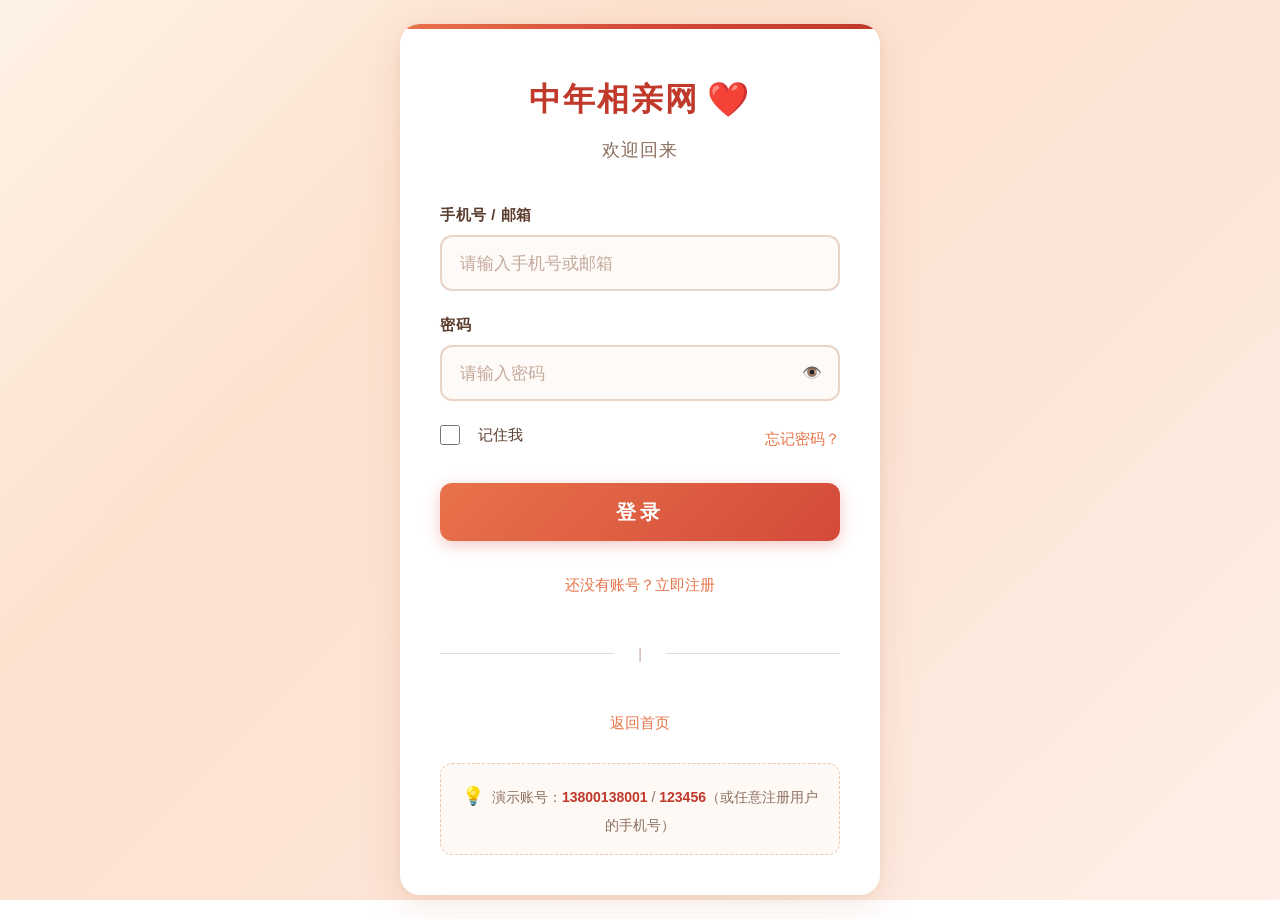
<file: pages/dashboard.html>
<!DOCTYPE html>
<html lang="zh-CN">
<head>
  <meta charset="UTF-8">
  <meta name="viewport" content="width=device-width, initial-scale=1.0">
  <title>个人首页 - 中年相亲网</title>

  <!-- Common CSS -->
  <link rel="stylesheet" href="../css/variables.css">
  <link rel="stylesheet" href="../css/base.css">
  <link rel="stylesheet" href="../css/components.css">

  <style>
    /* ========== Page Layout ========== */
    *, *::before, *::after {
      box-sizing: border-box;
      margin: 0;
      padding: 0;
    }

    body {
      font-family: var(--font-family-base);
      background-color: var(--color-bg);
      color: var(--color-text-primary);
      min-height: 100vh;
      line-height: var(--line-height-base);
      padding-top: 72px; /* offset for sticky header */
    }

    /* ========== Skip Link ========== */
    .skip-link {
      position: absolute;
      top: -100%;
      left: var(--space-md);
      z-index: var(--z-tooltip);
      padding: var(--space-sm) var(--space-md);
      background-color: var(--color-primary);
      color: var(--color-text-on-primary);
      font-weight: var(--font-weight-bold);
      font-size: calc(var(--font-size-base) * var(--font-scale));
      border-radius: var(--radius-md);
      text-decoration: none;
      transition: top var(--transition-fast);
    }
    .skip-link:focus {
      top: var(--space-sm);
    }

    /* ========== Sticky Header / Nav Bar ========== */
    .site-header {
      position: fixed;
      top: 0;
      left: 0;
      right: 0;
      z-index: var(--z-sticky);
      background: var(--color-surface);
      border-bottom: 1px solid var(--color-border-light);
      box-shadow: var(--shadow-sm);
      height: 72px;
    }

    .header-inner {
      display: flex;
      align-items: center;
      justify-content: space-between;
      height: 100%;
      max-width: var(--container-wide);
      margin: 0 auto;
      padding: 0 var(--space-lg);
    }

    .header-logo {
      display: flex;
      align-items: center;
      gap: var(--space-xs);
      font-size: calc(var(--font-size-xl) * var(--font-scale));
      font-weight: var(--font-weight-bold);
      color: var(--color-primary);
      text-decoration: none;
      white-space: nowrap;
      flex-shrink: 0;
    }
    .header-logo:hover {
      color: var(--color-primary-hover);
    }

    /* Primary Navigation */
    .main-nav {
      display: flex;
      align-items: center;
      gap: var(--space-xs);
      list-style: none;
    }

    .main-nav a {
      display: inline-flex;
      align-items: center;
      padding: var(--space-sm) var(--space-md);
      font-size: calc(18px * var(--font-scale));
      font-weight: var(--font-weight-medium);
      color: var(--color-text-secondary);
      text-decoration: none;
      border-radius: var(--radius-md);
      min-height: var(--tap-target-min);
      transition: color var(--transition-fast), background-color var(--transition-fast);
      white-space: nowrap;
    }
    .main-nav a:hover {
      color: var(--color-primary);
      background-color: var(--color-primary-subtle);
    }
    .main-nav a.nav-current {
      color: var(--color-primary);
      background-color: var(--color-primary-light);
      font-weight: var(--font-weight-semibold);
    }

    /* User Menu Dropdown */
    .user-menu {
      position: relative;
      flex-shrink: 0;
    }

    .user-menu-trigger {
      display: flex;
      align-items: center;
      gap: var(--space-sm);
      padding: var(--space-sm) var(--space-md);
      font-size: calc(18px * var(--font-scale));
      font-weight: var(--font-weight-medium);
      color: var(--color-text-primary);
      background: none;
      border: none;
      border-radius: var(--radius-md);
      cursor: pointer;
      min-height: var(--tap-target-min);
      transition: background-color var(--transition-fast);
    }
    .user-menu-trigger:hover {
      background-color: var(--color-bg);
    }
    .user-menu-trigger .avatar-sm {
      width: 40px;
      height: 40px;
      font-size: calc(18px * var(--font-scale));
    }
    .user-menu-trigger .arrow-down {
      font-size: 12px;
      color: var(--color-text-tertiary);
      transition: transform var(--transition-fast);
    }
    .user-menu.open .user-menu-trigger .arrow-down {
      transform: rotate(180deg);
    }

    .user-dropdown {
      display: none;
      position: absolute;
      top: calc(100% + 4px);
      right: 0;
      min-width: 200px;
      background: var(--color-surface);
      border: 1px solid var(--color-border-light);
      border-radius: var(--radius-md);
      box-shadow: var(--shadow-lg);
      z-index: var(--z-dropdown);
      overflow: hidden;
      padding: var(--space-xs) 0;
    }
    .user-menu.open .user-dropdown {
      display: block;
    }
    .user-dropdown a,
    .user-dropdown button {
      display: flex;
      align-items: center;
      gap: var(--space-sm);
      width: 100%;
      padding: var(--space-sm) var(--space-md);
      font-size: calc(var(--font-size-base) * var(--font-scale));
      font-family: var(--font-family-base);
      color: var(--color-text-primary);
      text-decoration: none;
      background: none;
      border: none;
      cursor: pointer;
      text-align: left;
      min-height: 48px;
      transition: background-color var(--transition-fast);
    }
    .user-dropdown a:hover,
    .user-dropdown button:hover {
      background-color: var(--color-bg);
    }
    .user-dropdown .dropdown-divider {
      height: 1px;
      background: var(--color-border-light);
      margin: var(--space-xs) 0;
    }
    .user-dropdown .logout-btn {
      color: var(--color-danger);
    }

    /* Mobile Nav Toggle */
    .mobile-nav-toggle {
      display: none;
      width: 48px;
      height: 48px;
      flex-direction: column;
      align-items: center;
      justify-content: center;
      gap: 6px;
      background: none;
      border: none;
      cursor: pointer;
      padding: 8px;
      border-radius: var(--radius-sm);
    }
    .mobile-nav-toggle span {
      display: block;
      width: 24px;
      height: 3px;
      background: var(--color-text-primary);
      border-radius: 2px;
      transition: all var(--transition-fast);
    }

    /* Mobile Nav Panel */
    .mobile-nav-panel {
      display: none;
      position: fixed;
      top: 72px;
      left: 0;
      right: 0;
      bottom: 0;
      background: var(--color-surface);
      z-index: var(--z-fixed);
      padding: var(--space-lg);
      overflow-y: auto;
    }
    .mobile-nav-panel.open {
      display: flex;
      flex-direction: column;
    }
    .mobile-nav-panel a {
      display: flex;
      align-items: center;
      padding: var(--space-md);
      font-size: calc(var(--font-size-lg) * var(--font-scale));
      color: var(--color-text-primary);
      text-decoration: none;
      border-radius: var(--radius-md);
      min-height: 56px;
    }
    .mobile-nav-panel a:hover {
      background-color: var(--color-bg);
    }
    .mobile-nav-panel a.nav-current {
      color: var(--color-primary);
      background-color: var(--color-primary-light);
      font-weight: var(--font-weight-semibold);
    }

    /* ========== Main Content ========== */
    .main-content {
      max-width: var(--container-wide);
      margin: 0 auto;
      padding: var(--space-lg);
    }

    /* ========== Welcome Banner ========== */
    .welcome-banner {
      background: linear-gradient(135deg, var(--color-primary) 0%, #E8734A 50%, var(--color-secondary) 100%);
      color: #fff;
      border-radius: var(--radius-xl);
      padding: var(--space-xl) var(--space-lg);
      margin-bottom: var(--space-lg);
      position: relative;
      overflow: hidden;
    }
    .welcome-banner::after {
      content: '';
      position: absolute;
      top: -40px;
      right: -40px;
      width: 160px;
      height: 160px;
      background: rgba(255,255,255,0.08);
      border-radius: 50%;
    }
    .welcome-banner::before {
      content: '';
      position: absolute;
      bottom: -30px;
      left: 30%;
      width: 100px;
      height: 100px;
      background: rgba(255,255,255,0.05);
      border-radius: 50%;
    }
    .welcome-banner > * {
      position: relative;
      z-index: 1;
    }
    .welcome-greeting {
      font-size: calc(var(--font-size-2xl) * var(--font-scale));
      font-weight: var(--font-weight-bold);
      margin-bottom: var(--space-xs);
    }
    .welcome-subtitle {
      font-size: calc(var(--font-size-lg) * var(--font-scale));
      opacity: 0.9;
      margin-bottom: var(--space-lg);
    }

    /* Profile Completeness */
    .profile-completeness {
      background: rgba(255,255,255,0.2);
      border-radius: var(--radius-md);
      padding: var(--space-md);
      backdrop-filter: blur(4px);
    }
    .profile-completeness-label {
      display: flex;
      align-items: center;
      justify-content: space-between;
      margin-bottom: var(--space-sm);
      font-size: calc(var(--font-size-base) * var(--font-scale));
      font-weight: var(--font-weight-medium);
    }
    .profile-completeness-bar {
      height: 10px;
      background: rgba(255,255,255,0.3);
      border-radius: var(--radius-full);
      overflow: hidden;
      margin-bottom: var(--space-sm);
    }
    .profile-completeness-fill {
      height: 100%;
      background: #fff;
      border-radius: var(--radius-full);
      transition: width var(--transition-slow);
    }
    .profile-prompt {
      font-size: calc(var(--font-size-sm) * var(--font-scale));
      opacity: 0.9;
      margin: 0;
    }
    .profile-prompt a {
      color: #fff;
      font-weight: var(--font-weight-bold);
      text-decoration: underline;
      text-underline-offset: 2px;
    }
    .profile-prompt a:hover {
      opacity: 0.8;
    }

    /* ========== Section Headings ========== */
    .section-heading {
      display: flex;
      align-items: center;
      justify-content: space-between;
      margin-bottom: var(--space-md);
    }
    .section-heading h2 {
      font-size: calc(var(--font-size-h3) * var(--font-scale));
      font-weight: var(--font-weight-bold);
      margin: 0;
      color: var(--color-text-primary);
    }
    .section-heading .view-all {
      font-size: calc(var(--font-size-base) * var(--font-scale));
      color: var(--color-primary);
      text-decoration: none;
      font-weight: var(--font-weight-medium);
      display: flex;
      align-items: center;
      gap: 4px;
      min-height: var(--tap-target-min);
      align-items: center;
    }
    .section-heading .view-all:hover {
      color: var(--color-primary-hover);
    }

    /* ========== Quick Stats ========== */
    .stats-grid {
      display: grid;
      grid-template-columns: repeat(4, 1fr);
      gap: var(--card-gap);
      margin-bottom: var(--space-xl);
    }
    .stat-card {
      background: var(--color-surface);
      border: 1px solid var(--color-border-light);
      border-radius: var(--radius-card);
      padding: var(--space-lg);
      display: flex;
      align-items: center;
      gap: var(--space-md);
      box-shadow: var(--shadow-card);
      transition: box-shadow var(--transition-base), transform var(--transition-base);
      cursor: pointer;
    }
    .stat-card:hover {
      box-shadow: var(--shadow-card-hover);
      transform: translateY(-2px);
    }
    .stat-icon {
      width: 64px;
      height: 64px;
      border-radius: var(--radius-md);
      display: flex;
      align-items: center;
      justify-content: center;
      font-size: 32px;
      flex-shrink: 0;
    }
    .stat-icon.matches { background: var(--color-primary-light); }
    .stat-icon.messages { background: var(--color-warning-light); }
    .stat-icon.groups { background: var(--color-success-light); }
    .stat-icon.events { background: var(--color-info-light); }
    .stat-info {
      display: flex;
      flex-direction: column;
    }
    .stat-value {
      font-size: calc(var(--font-size-2xl) * var(--font-scale));
      font-weight: var(--font-weight-bold);
      color: var(--color-text-primary);
      line-height: 1.2;
    }
    .stat-value .badge-count {
      display: inline-block;
      background: var(--color-danger);
      color: #fff;
      font-size: calc(var(--font-size-xs) * var(--font-scale));
      padding: 2px 10px;
      border-radius: var(--radius-full);
      vertical-align: super;
      margin-left: 4px;
    }
    .stat-label {
      font-size: calc(var(--font-size-sm) * var(--font-scale));
      color: var(--color-text-tertiary);
      margin-top: 4px;
    }

    /* ========== Daily Matches Horizontal Scroll ========== */
    .matches-scroll-container {
      position: relative;
      margin-bottom: var(--space-xl);
    }
    .matches-scroll {
      display: flex;
      gap: var(--card-gap);
      overflow-x: auto;
      scroll-snap-type: x mandatory;
      -webkit-overflow-scrolling: touch;
      padding-bottom: var(--space-sm);
      scrollbar-width: thin;
      scrollbar-color: var(--color-border) transparent;
    }
    .matches-scroll::-webkit-scrollbar {
      height: 6px;
    }
    .matches-scroll::-webkit-scrollbar-thumb {
      background: var(--color-border);
      border-radius: 3px;
    }

    .match-card {
      flex: 0 0 260px;
      scroll-snap-align: start;
      background: var(--color-surface);
      border: 1px solid var(--color-border-light);
      border-radius: var(--radius-card);
      padding: var(--space-md);
      box-shadow: var(--shadow-card);
      cursor: pointer;
      transition: box-shadow var(--transition-base), transform var(--transition-base);
      display: flex;
      flex-direction: column;
      text-decoration: none;
      color: inherit;
    }
    .match-card:hover {
      box-shadow: var(--shadow-card-hover);
      transform: translateY(-4px);
    }
    .match-card-avatar {
      width: 80px;
      height: 80px;
      border-radius: var(--radius-avatar);
      display: flex;
      align-items: center;
      justify-content: center;
      font-size: calc(var(--font-size-2xl) * var(--font-scale));
      font-weight: var(--font-weight-bold);
      color: #fff;
      margin: 0 auto var(--space-sm);
      flex-shrink: 0;
    }
    .match-card-name {
      font-size: calc(var(--font-size-md) * var(--font-scale));
      font-weight: var(--font-weight-bold);
      text-align: center;
      margin-bottom: 4px;
    }
    .match-card-meta {
      font-size: calc(var(--font-size-sm) * var(--font-scale));
      color: var(--color-text-tertiary);
      text-align: center;
      margin-bottom: var(--space-sm);
    }
    .match-card-tags {
      display: flex;
      flex-wrap: wrap;
      gap: 6px;
      justify-content: center;
      margin-bottom: var(--space-sm);
    }
    .match-card-tags .tag {
      font-size: calc(14px * var(--font-scale));
      padding: 3px 12px;
    }
    .match-card-score {
      margin-top: auto;
      text-align: center;
      padding-top: var(--space-sm);
      border-top: 1px solid var(--color-border-light);
    }
    .match-score-value {
      font-size: calc(var(--font-size-lg) * var(--font-scale));
      font-weight: var(--font-weight-bold);
      color: var(--color-primary);
    }
    .match-score-label {
      font-size: calc(var(--font-size-xs) * var(--font-scale));
      color: var(--color-text-tertiary);
    }

    .refresh-matches-btn {
      display: block;
      margin: var(--space-md) auto 0;
    }

    /* ========== Recent Messages ========== */
    .messages-list {
      display: flex;
      flex-direction: column;
      gap: 1px;
      background: var(--color-border-light);
      border: 1px solid var(--color-border-light);
      border-radius: var(--radius-card);
      overflow: hidden;
      margin-bottom: var(--space-xl);
    }
    .message-item {
      display: flex;
      align-items: center;
      gap: var(--space-md);
      padding: var(--space-md);
      background: var(--color-surface);
      text-decoration: none;
      color: inherit;
      cursor: pointer;
      transition: background-color var(--transition-fast);
    }
    .message-item:hover {
      background-color: var(--color-surface-hover);
    }
    .message-item-avatar {
      width: 56px;
      height: 56px;
      border-radius: var(--radius-avatar);
      display: flex;
      align-items: center;
      justify-content: center;
      font-size: calc(var(--font-size-lg) * var(--font-scale));
      font-weight: var(--font-weight-bold);
      color: #fff;
      flex-shrink: 0;
    }
    .message-item-body {
      flex: 1;
      min-width: 0;
    }
    .message-item-name {
      font-size: calc(var(--font-size-base) * var(--font-scale));
      font-weight: var(--font-weight-semibold);
      color: var(--color-text-primary);
    }
    .message-item-preview {
      font-size: calc(var(--font-size-sm) * var(--font-scale));
      color: var(--color-text-tertiary);
      white-space: nowrap;
      overflow: hidden;
      text-overflow: ellipsis;
    }
    .message-item-meta {
      text-align: right;
      flex-shrink: 0;
    }
    .message-item-time {
      font-size: calc(var(--font-size-xs) * var(--font-scale));
      color: var(--color-text-tertiary);
      display: block;
    }
    .message-item-unread {
      display: inline-block;
      width: 10px;
      height: 10px;
      background: var(--color-danger);
      border-radius: 50%;
      margin-top: 4px;
    }
    .messages-empty {
      padding: var(--space-xxl) var(--space-md);
      text-align: center;
      background: var(--color-surface);
    }
    .messages-empty-icon {
      font-size: 48px;
      opacity: 0.4;
      margin-bottom: var(--space-sm);
    }
    .messages-empty p {
      font-size: calc(var(--font-size-base) * var(--font-scale));
      color: var(--color-text-tertiary);
      margin: 0;
    }

    /* ========== Upcoming Events ========== */
    .events-grid {
      display: grid;
      grid-template-columns: repeat(auto-fill, minmax(340px, 1fr));
      gap: var(--card-gap);
      margin-bottom: var(--space-xl);
    }
    .event-card {
      background: var(--color-surface);
      border: 1px solid var(--color-border-light);
      border-radius: var(--radius-card);
      padding: var(--space-lg);
      box-shadow: var(--shadow-card);
      display: flex;
      flex-direction: column;
      transition: box-shadow var(--transition-base);
    }
    .event-card:hover {
      box-shadow: var(--shadow-card-hover);
    }
    .event-card-title {
      font-size: calc(var(--font-size-md) * var(--font-scale));
      font-weight: var(--font-weight-bold);
      color: var(--color-text-primary);
      margin-bottom: var(--space-sm);
    }
    .event-card-detail {
      display: flex;
      align-items: center;
      gap: var(--space-xs);
      font-size: calc(var(--font-size-sm) * var(--font-scale));
      color: var(--color-text-secondary);
      margin-bottom: 6px;
    }
    .event-card-detail .detail-icon {
      flex-shrink: 0;
      font-size: 18px;
    }
    .event-card-footer {
      margin-top: auto;
      padding-top: var(--space-md);
      display: flex;
      align-items: center;
      justify-content: space-between;
      gap: var(--space-sm);
    }
    .event-attendees {
      font-size: calc(var(--font-size-sm) * var(--font-scale));
      color: var(--color-text-tertiary);
    }
    .event-register-btn {
      min-height: 44px;
      padding: 0 var(--space-lg);
      font-size: calc(var(--font-size-base) * var(--font-scale));
      font-weight: var(--font-weight-semibold);
      border-radius: var(--radius-btn);
      border: 2px solid var(--color-primary);
      cursor: pointer;
      transition: all var(--transition-fast);
    }
    .event-register-btn.join {
      background: var(--color-primary);
      color: #fff;
    }
    .event-register-btn.join:hover {
      background: var(--color-primary-hover);
    }
    .event-register-btn.registered {
      background: var(--color-success-light);
      color: var(--color-success);
      border-color: var(--color-success);
    }
    .events-empty {
      grid-column: 1 / -1;
      padding: var(--space-xxl);
      text-align: center;
      background: var(--color-surface);
      border-radius: var(--radius-card);
      border: 1px solid var(--color-border-light);
    }
    .events-empty p {
      font-size: calc(var(--font-size-base) * var(--font-scale));
      color: var(--color-text-tertiary);
      margin: 0;
    }

    /* ========== Recommended Groups ========== */
    .groups-grid {
      display: grid;
      grid-template-columns: repeat(auto-fill, minmax(260px, 1fr));
      gap: var(--card-gap);
      margin-bottom: var(--space-xl);
    }
    .group-card {
      background: var(--color-surface);
      border: 1px solid var(--color-border-light);
      border-radius: var(--radius-card);
      padding: var(--space-lg);
      box-shadow: var(--shadow-card);
      display: flex;
      flex-direction: column;
      transition: box-shadow var(--transition-base);
    }
    .group-card:hover {
      box-shadow: var(--shadow-card-hover);
    }
    .group-card-name {
      font-size: calc(var(--font-size-md) * var(--font-scale));
      font-weight: var(--font-weight-bold);
      color: var(--color-text-primary);
      margin-bottom: var(--space-sm);
    }
    .group-card-category {
      display: inline-block;
      font-size: calc(var(--font-size-xs) * var(--font-scale));
      color: var(--color-primary);
      background: var(--color-primary-light);
      padding: 3px 12px;
      border-radius: var(--radius-tag);
      margin-bottom: var(--space-sm);
      align-self: flex-start;
    }
    .group-card-members {
      font-size: calc(var(--font-size-sm) * var(--font-scale));
      color: var(--color-text-tertiary);
      margin-bottom: var(--space-md);
    }
    .group-card-footer {
      margin-top: auto;
      display: flex;
      align-items: center;
      justify-content: flex-end;
    }
    .group-join-btn {
      min-height: 44px;
      padding: 0 var(--space-lg);
      font-size: calc(var(--font-size-base) * var(--font-scale));
      font-weight: var(--font-weight-semibold);
      border-radius: var(--radius-btn);
      border: 2px solid var(--color-secondary);
      background: var(--color-secondary);
      color: #fff;
      cursor: pointer;
      transition: all var(--transition-fast);
    }
    .group-join-btn:hover {
      background: var(--color-secondary-hover);
      border-color: var(--color-secondary-hover);
    }
    .group-join-btn.joined {
      background: var(--color-success-light);
      color: var(--color-success);
      border-color: var(--color-success);
    }

    /* ========== Main Content Sections ========== */
    .content-section {
      margin-bottom: var(--space-xl);
    }

    /* ========== Loading / Error State ========== */
    .loading-overlay {
      display: flex;
      align-items: center;
      justify-content: center;
      padding: var(--space-xxl);
    }

    /* ========== Footer ========== */
    .site-footer {
      text-align: center;
      padding: var(--space-xl) var(--space-md);
      color: var(--color-text-tertiary);
      font-size: calc(var(--font-size-sm) * var(--font-scale));
      border-top: 1px solid var(--color-border-light);
      margin-top: var(--space-xl);
    }

    /* ========== Responsive ========== */
    @media (max-width: 1024px) {
      .stats-grid {
        grid-template-columns: repeat(2, 1fr);
      }
      .events-grid {
        grid-template-columns: 1fr;
      }
      .groups-grid {
        grid-template-columns: repeat(2, 1fr);
      }
      .main-nav a {
        padding: var(--space-sm);
        font-size: calc(16px * var(--font-scale));
      }
    }

    @media (max-width: 768px) {
      .header-inner {
        padding: 0 var(--space-md);
      }
      .main-nav {
        display: none;
      }
      .mobile-nav-toggle {
        display: flex;
      }
      .main-content {
        padding: var(--space-md);
      }
      .welcome-banner {
        padding: var(--space-lg) var(--space-md);
      }
      .welcome-greeting {
        font-size: calc(var(--font-size-xl) * var(--font-scale));
      }
      .stats-grid {
        grid-template-columns: repeat(2, 1fr);
        gap: var(--space-sm);
      }
      .stat-card {
        padding: var(--space-md);
        gap: var(--space-sm);
      }
      .stat-icon {
        width: 48px;
        height: 48px;
        font-size: 24px;
      }
      .stat-value {
        font-size: calc(var(--font-size-xl) * var(--font-scale));
      }
      .match-card {
        flex: 0 0 220px;
      }
      .events-grid,
      .groups-grid {
        grid-template-columns: 1fr;
      }
    }

    @media (max-width: 576px) {
      .stats-grid {
        grid-template-columns: 1fr 1fr;
        gap: var(--space-sm);
      }
      .header-logo {
        font-size: calc(var(--font-size-lg) * var(--font-scale));
      }
      .user-menu-trigger .user-menu-name {
        display: none;
      }
    }
  </style>
</head>
<body>

  <!-- Skip Link -->
  <a href="#main-content" class="skip-link">跳转到主要内容</a>

  <!-- ========== Sticky Header ========== -->
  <header class="site-header" role="banner">
    <div class="header-inner">
      <a href="dashboard.html" class="header-logo" aria-label="中年相亲网首页">
        中年相亲网 ❤️
      </a>

      <!-- Desktop Nav -->
      <nav aria-label="主导航">
        <ul class="main-nav" id="mainNav">
          <li><a href="dashboard.html" class="nav-current">🏠 首页</a></li>
          <li><a href="search.html">🔍 搜索</a></li>
          <li><a href="matches.html">💝 推荐</a></li>
          <li><a href="chat.html">💬 消息</a></li>
          <li><a href="groups.html">👥 群组</a></li>
          <li><a href="events.html">📅 活动</a></li>
        </ul>
      </nav>

      <!-- Mobile Nav Toggle -->
      <button class="mobile-nav-toggle" id="mobileNavToggle" aria-label="打开菜单" aria-expanded="false">
        <span></span><span></span><span></span>
      </button>

      <!-- User Menu -->
      <div class="user-menu" id="userMenu">
        <button class="user-menu-trigger" id="userMenuTrigger" aria-haspopup="true" aria-expanded="false">
          <span class="avatar avatar-sm" id="headerAvatar" style="background-color: #D45161; color: #fff;">我</span>
          <span class="user-menu-name" id="headerUserName">用户</span>
          <span class="arrow-down">▼</span>
        </button>
        <div class="user-dropdown" id="userDropdown" role="menu">
          <a href="profile.html" role="menuitem">👤 我的资料</a>
          <a href="profile-edit.html" role="menuitem">✏️ 编辑资料</a>
          <a href="privacy.html" role="menuitem">🔒 隐私设置</a>
          <div class="dropdown-divider"></div>
          <button class="logout-btn" id="logoutBtn" role="menuitem">🚪 退出登录</button>
        </div>
      </div>
    </div>
  </header>

  <!-- Mobile Nav Panel -->
  <div class="mobile-nav-panel" id="mobileNavPanel">
    <a href="dashboard.html" class="nav-current">🏠 首页</a>
    <a href="search.html">🔍 搜索</a>
    <a href="matches.html">💝 推荐</a>
    <a href="chat.html">💬 消息</a>
    <a href="groups.html">👥 群组</a>
    <a href="events.html">📅 活动</a>
    <hr>
    <a href="profile.html">👤 我的资料</a>
    <a href="profile-edit.html">✏️ 编辑资料</a>
    <a href="privacy.html">🔒 隐私设置</a>
    <a href="#" id="mobileLogoutBtn" style="color: var(--color-danger);">🚪 退出登录</a>
  </div>

  <!-- ========== Main Content ========== -->
  <main class="main-content" id="main-content">

    <!-- Welcome Banner -->
    <section class="welcome-banner" id="welcomeBanner">
      <div class="welcome-greeting" id="welcomeGreeting">欢迎回来！</div>
      <p class="welcome-subtitle">今天也是寻找缘分的好日子</p>
      <div class="profile-completeness" id="profileCompleteness">
        <div class="profile-completeness-label">
          <span>资料完整度</span>
          <span id="completenessPercent">0%</span>
        </div>
        <div class="profile-completeness-bar">
          <div class="profile-completeness-fill" id="completenessBar" style="width: 0%;"></div>
        </div>
        <p class="profile-prompt" id="profilePrompt" style="display: none;">
          💡 <a href="profile-edit.html">完善资料可获得更多推荐</a>
        </p>
      </div>
    </section>

    <!-- Quick Stats -->
    <section class="content-section">
      <div class="stats-grid" id="statsGrid">
        <div class="stat-card" onclick="window.location.href='matches.html'">
          <div class="stat-icon matches">❤️</div>
          <div class="stat-info">
            <div class="stat-value" id="statDailyMatches">-</div>
            <div class="stat-label">今日推荐</div>
          </div>
        </div>
        <div class="stat-card" onclick="window.location.href='chat.html'">
          <div class="stat-icon messages">💬</div>
          <div class="stat-info">
            <div class="stat-value" id="statUnread">-</div>
            <div class="stat-label">未读消息</div>
          </div>
        </div>
        <div class="stat-card" onclick="window.location.href='groups.html'">
          <div class="stat-icon groups">👥</div>
          <div class="stat-info">
            <div class="stat-value" id="statGroups">-</div>
            <div class="stat-label">我的群组</div>
          </div>
        </div>
        <div class="stat-card" onclick="window.location.href='events.html'">
          <div class="stat-icon events">📅</div>
          <div class="stat-info">
            <div class="stat-value" id="statEvents">-</div>
            <div class="stat-label">近期活动</div>
          </div>
        </div>
      </div>
    </section>

    <!-- Daily Matches -->
    <section class="content-section">
      <div class="section-heading">
        <h2>💝 今日精选推荐</h2>
        <a href="matches.html" class="view-all">查看全部 →</a>
      </div>
      <div class="matches-scroll-container">
        <div class="matches-scroll" id="dailyMatchesScroll">
          <!-- Filled by JS -->
        </div>
        <button class="btn btn-outline refresh-matches-btn" id="refreshMatchesBtn" style="display: none;">
          🔄 换一批
        </button>
      </div>
      <div class="empty-state" id="matchesEmpty" style="display: none;">
        <div class="empty-state-icon">💝</div>
        <h3 class="empty-state-title">暂无今日推荐</h3>
        <p class="empty-state-description">完善您的个人资料后，系统会为您推荐更精准的匹配对象</p>
        <a href="profile-edit.html" class="btn btn-primary">完善资料</a>
      </div>
    </section>

    <!-- Recent Messages -->
    <section class="content-section">
      <div class="section-heading">
        <h2>💬 最近消息</h2>
        <a href="chat.html" class="view-all">查看全部消息 →</a>
      </div>
      <div class="messages-list" id="recentMessages">
        <!-- Filled by JS -->
      </div>
    </section>

    <!-- Upcoming Events -->
    <section class="content-section">
      <div class="section-heading">
        <h2>📅 近期活动</h2>
        <a href="events.html" class="view-all">更多活动 →</a>
      </div>
      <div class="events-grid" id="upcomingEvents">
        <!-- Filled by JS -->
      </div>
    </section>

    <!-- Recommended Groups -->
    <section class="content-section">
      <div class="section-heading">
        <h2>👥 推荐群组</h2>
        <a href="groups.html" class="view-all">更多群组 →</a>
      </div>
      <div class="groups-grid" id="recommendedGroups">
        <!-- Filled by JS -->
      </div>
    </section>

  </main>

  <footer class="site-footer">
    <p>❤️ 中年相亲网 — 帮您找到人生第二段幸福</p>
    <p style="margin-top: 4px;">© 2026 中年相亲网 版权所有</p>
  </footer>

  <!-- Common JS -->
  <script src="../js/utils.js"></script>
  <script src="../js/store.js"></script>
  <script src="../js/auth.js"></script>
  <script src="../js/match.js"></script>
  <script src="../data/seed-data.js"></script>

  <script>
  (function () {
    'use strict';

    // =========================================================================
    // 1. Auth Guard — redirect to login if not logged in
    // =========================================================================
    if (!Auth.requireAuth('dashboard.html')) {
      return; // will redirect
    }

    var currentUser = Store.getCurrentUser();
    var currentProfile = Store.getProfile(currentUser.id);

    // =========================================================================
    // 2. Header: Set user info
    // =========================================================================
    function initHeader() {
      var userName = currentUser.name || '用户';
      var initial = userName.charAt(0);
      document.getElementById('headerUserName').textContent = userName;
      var avatarEl = document.getElementById('headerAvatar');
      avatarEl.textContent = initial;
      // Assign a consistent color based on user id
      var colors = ['#D45161', '#E8A87C', '#5B8C5A', '#4A7FB5', '#E09F3E', '#C44A58', '#6B5B9E', '#3D8B7E'];
      var colorIndex = 0;
      if (currentUser.id) {
        for (var i = 0; i < currentUser.id.length; i++) {
          colorIndex += currentUser.id.charCodeAt(i);
        }
        colorIndex = colorIndex % colors.length;
      }
      avatarEl.style.backgroundColor = colors[colorIndex];
    }

    // =========================================================================
    // 3. User Menu Dropdown Toggle
    // =========================================================================
    function initUserMenu() {
      var menu = document.getElementById('userMenu');
      var trigger = document.getElementById('userMenuTrigger');
      var dropdown = document.getElementById('userDropdown');

      trigger.addEventListener('click', function (e) {
        e.stopPropagation();
        var isOpen = menu.classList.contains('open');
        if (isOpen) {
          menu.classList.remove('open');
          trigger.setAttribute('aria-expanded', 'false');
        } else {
          menu.classList.add('open');
          trigger.setAttribute('aria-expanded', 'true');
        }
      });

      // Close dropdown when clicking elsewhere
      document.addEventListener('click', function () {
        menu.classList.remove('open');
        trigger.setAttribute('aria-expanded', 'false');
      });

      dropdown.addEventListener('click', function (e) {
        e.stopPropagation();
      });

      // Logout button
      document.getElementById('logoutBtn').addEventListener('click', function () {
        Auth.logout();
      });
      var mobileLogout = document.getElementById('mobileLogoutBtn');
      if (mobileLogout) {
        mobileLogout.addEventListener('click', function (e) {
          e.preventDefault();
          Auth.logout();
        });
      }
    }

    // =========================================================================
    // 4. Mobile Nav Toggle
    // =========================================================================
    function initMobileNav() {
      var toggle = document.getElementById('mobileNavToggle');
      var panel = document.getElementById('mobileNavPanel');

      toggle.addEventListener('click', function () {
        var isOpen = panel.classList.contains('open');
        if (isOpen) {
          panel.classList.remove('open');
          toggle.setAttribute('aria-expanded', 'false');
          toggle.setAttribute('aria-label', '打开菜单');
        } else {
          panel.classList.add('open');
          toggle.setAttribute('aria-expanded', 'true');
          toggle.setAttribute('aria-label', '关闭菜单');
        }
      });
    }

    // =========================================================================
    // 5. Welcome Banner — Time-based greeting
    // =========================================================================
    function initWelcomeBanner() {
      var hour = new Date().getHours();
      var greeting;
      if (hour >= 6 && hour < 12) {
        greeting = '早上好';
      } else if (hour >= 12 && hour < 18) {
        greeting = '下午好';
      } else {
        greeting = '晚上好';
      }
      var displayName = currentUser.name || '用户';
      document.getElementById('welcomeGreeting').textContent =
        greeting + '，' + escapeHtml(displayName) + '！';

      // Profile completeness
      var completeness = calculateProfileCompleteness(currentProfile);
      document.getElementById('completenessPercent').textContent = completeness + '%';
      document.getElementById('completenessBar').style.width = completeness + '%';

      if (completeness < 70) {
        document.getElementById('profilePrompt').style.display = 'block';
      }
    }

    /**
     * Calculate how complete a profile is (0-100).
     */
    function calculateProfileCompleteness(profile) {
      if (!profile) return 10; // barely anything
      var fields = [
        { key: 'height', weight: 1 },
        { key: 'weight', weight: 1 },
        { key: 'education', weight: 1 },
        { key: 'occupation', weight: 1 },
        { key: 'incomeRange', weight: 1 },
        { key: 'income', weight: 1 },
        { key: 'maritalStatus', weight: 1 },
        { key: 'hasChildren', weight: 0.5 },
        { key: 'hobbies', weight: 1.5, check: function (v) { return Array.isArray(v) && v.length > 0; } },
        { key: 'personality', weight: 1, check: function (v) { return Array.isArray(v) && v.length > 0; } },
        { key: 'selfIntro', weight: 1.5, check: function (v) { return typeof v === 'string' && v.length >= 10; } },
        { key: 'photos', weight: 0.5, check: function (v) { return Array.isArray(v) && v.length > 0; } },
        { key: 'partnerAgeMin', weight: 0.5 },
        { key: 'partnerAgeMax', weight: 0.5 },
        { key: 'partnerEducation', weight: 0.5 },
        { key: 'partnerRequirements', weight: 0.5 }
      ];
      var totalWeight = 0;
      var earnedWeight = 0;
      for (var i = 0; i < fields.length; i++) {
        totalWeight += fields[i].weight;
        var val = profile[fields[i].key];
        if (fields[i].check) {
          if (fields[i].check(val)) earnedWeight += fields[i].weight;
        } else {
          if (val !== null && val !== undefined && val !== '') earnedWeight += fields[i].weight;
        }
      }
      return Math.round((earnedWeight / totalWeight) * 100);
    }

    // =========================================================================
    // 6. Quick Stats
    // =========================================================================
    function initQuickStats() {
      // Daily matches count
      var dailyMatches = MatchEngine.getDailyMatches(currentUser.id, 50);
      var matchCount = dailyMatches.length;
      document.getElementById('statDailyMatches').innerHTML = matchCount + '<span style="font-size:0.6em;">人</span>';

      // Unread message count
      var unreadCount = Store.getUnreadCount(currentUser.id);
      var unreadHtml = unreadCount + '<span style="font-size:0.6em;">条</span>';
      if (unreadCount > 0) {
        unreadHtml += ' <span class="badge-count">' + unreadCount + '</span>';
      }
      document.getElementById('statUnread').innerHTML = unreadHtml;

      // Joined groups count
      var allGroups = Store.getGroups();
      var joinedCount = 0;
      for (var g = 0; g < allGroups.length; g++) {
        if (allGroups[g].members && allGroups[g].members.indexOf(currentUser.id) !== -1) {
          joinedCount++;
        }
      }
      document.getElementById('statGroups').innerHTML = joinedCount + '<span style="font-size:0.6em;">个</span>';

      // Upcoming events count (user is registered for)
      var allEvents = Store.getEvents();
      var now = new Date();
      var registeredCount = 0;
      for (var e = 0; e < allEvents.length; e++) {
        var evt = allEvents[e];
        if (evt.status === 'upcoming' && new Date(evt.eventDate) > now) {
          if (evt.attendees && evt.attendees.indexOf(currentUser.id) !== -1) {
            registeredCount++;
          }
        }
      }
      document.getElementById('statEvents').innerHTML = registeredCount + '<span style="font-size:0.6em;">个</span>';
    }

    // =========================================================================
    // 7. Daily Matches Horizontal Scroll
    // =========================================================================
    var currentMatches = [];

    function initDailyMatches() {
      currentMatches = MatchEngine.getDailyMatches(currentUser.id, 8);
      renderDailyMatches();
    }

    function renderDailyMatches() {
      var container = document.getElementById('dailyMatchesScroll');
      var refreshBtn = document.getElementById('refreshMatchesBtn');
      var emptyState = document.getElementById('matchesEmpty');

      if (currentMatches.length === 0) {
        container.innerHTML = '';
        refreshBtn.style.display = 'none';
        emptyState.style.display = 'flex';
        return;
      }

      emptyState.style.display = 'none';
      refreshBtn.style.display = currentMatches.length >= 4 ? 'block' : 'none';

      var html = '';
      var displayCount = Math.min(currentMatches.length, 6);

      var avatarColors = ['#D45161', '#E8A87C', '#5B8C5A', '#4A7FB5', '#E09F3E', '#C44A58', '#6B5B9E', '#3D8B7E'];

      for (var i = 0; i < displayCount; i++) {
        var match = currentMatches[i];
        var user = match.user;
        var profile = match.profile;
        var name = user.name || '用户';
        var initial = name.charAt(0);
        var age = match.age || calculateAge(user.birthDate) || '';
        var city = (user.location && user.location.city) ? user.location.city : '';
        var occupation = (profile && profile.occupation) ? profile.occupation : '';
        var hobbies = (profile && Array.isArray(profile.hobbies)) ? profile.hobbies.slice(0, 3) : [];
        var score = match.score;
        var colorIndex = 0;
        if (user.id) {
          for (var j = 0; j < user.id.length; j++) {
            colorIndex += user.id.charCodeAt(j);
          }
          colorIndex = colorIndex % avatarColors.length;
        }

        html += '<a class="match-card" href="profile.html?id=' + escapeHtml(user.id) + '" title="查看' + escapeHtml(name) + '的资料">';
        html += '<div class="match-card-avatar" style="background-color: ' + avatarColors[colorIndex] + ';">' + escapeHtml(initial) + '</div>';
        html += '<div class="match-card-name">' + escapeHtml(name) + '</div>';
        html += '<div class="match-card-meta">' + escapeHtml(age + '岁') + (city ? ' · ' + escapeHtml(city) : '') + '</div>';
        if (occupation) {
          html += '<div class="match-card-meta" style="margin-top:-8px;">' + escapeHtml(occupation) + '</div>';
        }
        if (hobbies.length > 0) {
          html += '<div class="match-card-tags">';
          for (var h = 0; h < hobbies.length; h++) {
            html += '<span class="tag tag-interest">' + escapeHtml(hobbies[h]) + '</span>';
          }
          html += '</div>';
        }
        html += '<div class="match-card-score">';
        html += '<span class="match-score-value">' + score + '%</span>';
        html += '<span class="match-score-label"> 匹配度</span>';
        html += '</div>';
        html += '</a>';
      }

      container.innerHTML = html;
    }

    // Refresh (换一批) button
    document.getElementById('refreshMatchesBtn').addEventListener('click', function () {
      var btn = this;
      btn.disabled = true;
      btn.textContent = '⏳ 换一批...';
      // Get a new random set
      currentMatches = MatchEngine.getDailyMatches(currentUser.id, 8);
      setTimeout(function () {
        renderDailyMatches();
        btn.disabled = false;
        btn.textContent = '🔄 换一批';
      }, 300);
    });

    // =========================================================================
    // 8. Recent Messages
    // =========================================================================
    function initRecentMessages() {
      var container = document.getElementById('recentMessages');
      var conversations = Store.getConversations(currentUser.id);

      if (conversations.length === 0) {
        container.innerHTML =
          '<div class="messages-empty">' +
          '<div class="messages-empty-icon">💬</div>' +
          '<p>暂无消息，去<a href="matches.html" style="color:var(--color-primary);">发现缘分</a>吧</p>' +
          '</div>';
        return;
      }

      var displayConvs = conversations.slice(0, 3);
      var avatarColors = ['#D45161', '#E8A87C', '#5B8C5A', '#4A7FB5', '#E09F3E', '#C44A58', '#6B5B9E', '#3D8B7E'];
      var html = '';

      for (var i = 0; i < displayConvs.length; i++) {
        var conv = displayConvs[i];
        var partner = conv.partner;
        var partnerName = partner ? partner.name : '用户';
        var initial = partnerName.charAt(0);
        var lastMsg = conv.lastMessage;
        var preview = lastMsg ? lastMsg.content : '';
        if (preview.length > 30) preview = preview.substring(0, 30) + '...';
        var timeStr = lastMsg ? relativeTime(lastMsg.createdAt) : '';
        var unread = conv.unreadCount > 0;

        var colorIndex = 0;
        if (conv.partnerId) {
          for (var j = 0; j < conv.partnerId.length; j++) {
            colorIndex += conv.partnerId.charCodeAt(j);
          }
          colorIndex = colorIndex % avatarColors.length;
        }

        html += '<a class="message-item" href="chat.html?partner=' + escapeHtml(conv.partnerId) + '">';
        html += '<div class="message-item-avatar" style="background-color: ' + avatarColors[colorIndex] + ';">' + escapeHtml(initial) + '</div>';
        html += '<div class="message-item-body">';
        html += '<div class="message-item-name">' + escapeHtml(partnerName) + '</div>';
        html += '<div class="message-item-preview">' + escapeHtml(preview) + '</div>';
        html += '</div>';
        html += '<div class="message-item-meta">';
        html += '<span class="message-item-time">' + escapeHtml(timeStr) + '</span>';
        if (unread) {
          html += '<span class="message-item-unread"></span>';
        }
        html += '</div>';
        html += '</a>';
      }

      container.innerHTML = html;
    }

    // =========================================================================
    // 9. Upcoming Events
    // =========================================================================
    function initUpcomingEvents() {
      var container = document.getElementById('upcomingEvents');
      var allEvents = Store.getEvents();
      var now = new Date();

      // Filter upcoming events
      var upcoming = [];
      for (var i = 0; i < allEvents.length; i++) {
        if (allEvents[i].status === 'upcoming' && new Date(allEvents[i].eventDate) > now) {
          upcoming.push(allEvents[i]);
        }
      }
      // Sort by date
      upcoming.sort(function (a, b) {
        return new Date(a.eventDate) - new Date(b.eventDate);
      });
      upcoming = upcoming.slice(0, 3);

      if (upcoming.length === 0) {
        container.innerHTML =
          '<div class="events-empty"><p>暂无近期活动</p></div>';
        return;
      }

      var html = '';
      for (var e = 0; e < upcoming.length; e++) {
        var evt = upcoming[e];
        var isRegistered = evt.attendees && evt.attendees.indexOf(currentUser.id) !== -1;
        var attendeeCount = evt.attendees ? evt.attendees.length : 0;
        var eventDate = new Date(evt.eventDate);
        var dateStr = eventDate.getFullYear() + '年' + (eventDate.getMonth() + 1) + '月' + eventDate.getDate() + '日';
        var timeStr = String(eventDate.getHours()).padStart(2, '0') + ':' + String(eventDate.getMinutes()).padStart(2, '0');

        html += '<div class="event-card">';
        html += '<div class="event-card-title">' + escapeHtml(evt.title) + '</div>';
        html += '<div class="event-card-detail"><span class="detail-icon">📅</span> ' + escapeHtml(dateStr) + ' ' + escapeHtml(timeStr) + '</div>';
        html += '<div class="event-card-detail"><span class="detail-icon">📍</span> ' + escapeHtml(evt.location || '待定') + '</div>';
        html += '<div class="event-card-footer">';
        html += '<span class="event-attendees">👥 ' + attendeeCount + '人已报名' + (evt.maxAttendees ? ' / 限' + evt.maxAttendees + '人' : '') + '</span>';
        html += '<button class="event-register-btn ' + (isRegistered ? 'registered' : 'join') + '" data-event-id="' + escapeHtml(evt.id) + '" ' + (isRegistered ? 'disabled' : '') + '>';
        html += isRegistered ? '✓ 已报名' : '报名参加';
        html += '</button>';
        html += '</div>';
        html += '</div>';
      }

      container.innerHTML = html;

      // Attach event listeners
      var buttons = container.querySelectorAll('.event-register-btn.join');
      for (var b = 0; b < buttons.length; b++) {
        buttons[b].addEventListener('click', function () {
          var eventId = this.getAttribute('data-event-id');
          var success = Store.registerForEvent(eventId, currentUser.id);
          if (success) {
            showToast('报名成功！', 'success');
            this.classList.remove('join');
            this.classList.add('registered');
            this.textContent = '✓ 已报名';
            this.disabled = true;
            // Refresh stats
            initQuickStats();
          } else {
            showToast('报名失败，请重试', 'error');
          }
        });
      }
    }

    // =========================================================================
    // 10. Recommended Groups
    // =========================================================================
    function initRecommendedGroups() {
      var container = document.getElementById('recommendedGroups');
      var allGroups = Store.getGroups();
      var groups = allGroups.slice(0, 4);

      if (groups.length === 0) {
        container.innerHTML =
          '<div class="events-empty"><p>暂无推荐群组</p></div>';
        return;
      }

      var html = '';
      for (var i = 0; i < groups.length; i++) {
        var grp = groups[i];
        var isMember = grp.members && grp.members.indexOf(currentUser.id) !== -1;
        var memberCount = grp.memberCount || (grp.members ? grp.members.length : 0);

        html += '<div class="group-card">';
        html += '<div class="group-card-name">' + escapeHtml(grp.name) + '</div>';
        if (grp.category) {
          html += '<span class="group-card-category">' + escapeHtml(grp.category) + '</span>';
        }
        html += '<div class="group-card-members">👥 ' + memberCount + ' 位成员</div>';
        html += '<div class="group-card-footer">';
        html += '<button class="group-join-btn ' + (isMember ? 'joined' : '') + '" data-group-id="' + escapeHtml(grp.id) + '" ' + (isMember ? 'disabled' : '') + '>';
        html += isMember ? '✓ 已加入' : '加入';
        html += '</button>';
        html += '</div>';
        html += '</div>';
      }

      container.innerHTML = html;

      // Attach join listeners
      var buttons = container.querySelectorAll('.group-join-btn:not(.joined)');
      for (var b = 0; b < buttons.length; b++) {
        buttons[b].addEventListener('click', function () {
          var groupId = this.getAttribute('data-group-id');
          var success = Store.joinGroup(groupId, currentUser.id);
          if (success) {
            showToast('加入群组成功！', 'success');
            this.classList.add('joined');
            this.textContent = '✓ 已加入';
            this.disabled = true;
            initQuickStats();
          } else {
            showToast('加入失败，请重试', 'error');
          }
        });
      }
    }

    // =========================================================================
    // 11. Init Everything
    // =========================================================================
    function init() {
      initHeader();
      initUserMenu();
      initMobileNav();
      initWelcomeBanner();
      initQuickStats();
      initDailyMatches();
      initRecentMessages();
      initUpcomingEvents();
      initRecommendedGroups();
    }

    // Run on DOM ready
    if (document.readyState === 'loading') {
      document.addEventListener('DOMContentLoaded', init);
    } else {
      init();
    }

  })();
  </script>
</body>
</html>
</file>
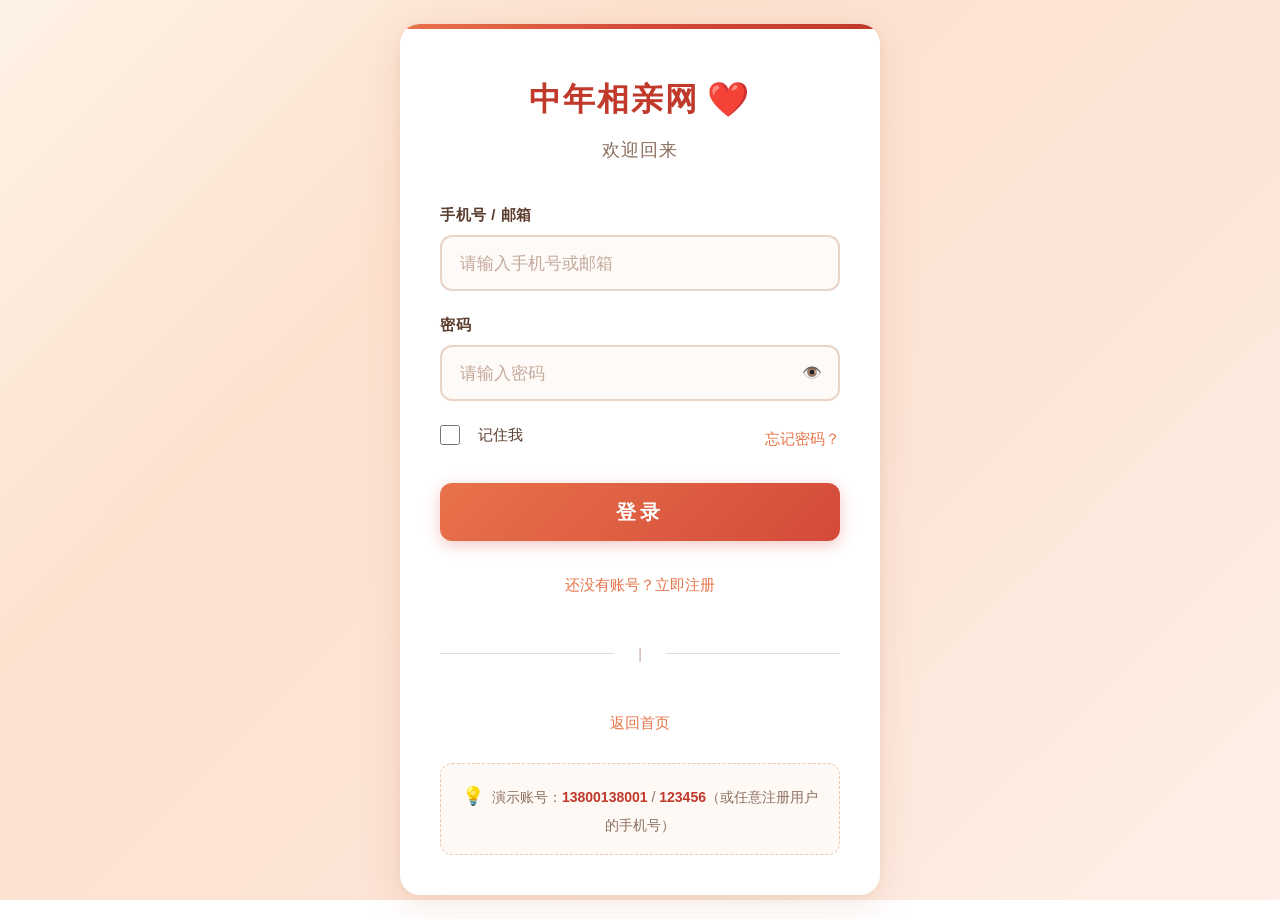
<file: pages/events.html>
<!DOCTYPE html>
<html lang="zh-CN">
<head>
  <meta charset="UTF-8">
  <meta name="viewport" content="width=device-width, initial-scale=1.0">
  <title>交友活动 - 中年相亲网</title>

  <!-- Common CSS -->
  <link rel="stylesheet" href="../css/variables.css">
  <link rel="stylesheet" href="../css/base.css">
  <link rel="stylesheet" href="../css/components.css">

  <style>
    /* ========== Page Layout ========== */
    *, *::before, *::after {
      box-sizing: border-box;
      margin: 0;
      padding: 0;
    }

    body {
      font-family: var(--font-family-base);
      background-color: var(--color-bg);
      color: var(--color-text-primary);
      min-height: 100vh;
      line-height: var(--line-height-base);
      padding-top: 72px;
    }

    /* ========== Skip Link ========== */
    .skip-link {
      position: absolute;
      top: -100%;
      left: var(--space-md);
      z-index: var(--z-tooltip);
      padding: var(--space-sm) var(--space-md);
      background-color: var(--color-primary);
      color: var(--color-text-on-primary);
      font-weight: var(--font-weight-bold);
      font-size: calc(var(--font-size-base) * var(--font-scale));
      border-radius: var(--radius-md);
      text-decoration: none;
      transition: top var(--transition-fast);
    }
    .skip-link:focus {
      top: var(--space-sm);
    }

    /* ========== Sticky Header ========== */
    .site-header {
      position: fixed;
      top: 0;
      left: 0;
      right: 0;
      z-index: var(--z-sticky);
      background: var(--color-surface);
      border-bottom: 1px solid var(--color-border-light);
      box-shadow: var(--shadow-sm);
      height: 72px;
    }
    .header-inner {
      display: flex;
      align-items: center;
      justify-content: space-between;
      height: 100%;
      max-width: var(--container-wide);
      margin: 0 auto;
      padding: 0 var(--space-lg);
    }
    .header-logo {
      display: flex;
      align-items: center;
      gap: var(--space-xs);
      font-size: calc(var(--font-size-xl) * var(--font-scale));
      font-weight: var(--font-weight-bold);
      color: var(--color-primary);
      text-decoration: none;
      white-space: nowrap;
      flex-shrink: 0;
    }
    .header-logo:hover {
      color: var(--color-primary-hover);
    }

    .main-nav {
      display: flex;
      align-items: center;
      gap: var(--space-xs);
      list-style: none;
    }
    .main-nav a {
      display: inline-flex;
      align-items: center;
      padding: var(--space-sm) var(--space-md);
      font-size: calc(18px * var(--font-scale));
      font-weight: var(--font-weight-medium);
      color: var(--color-text-secondary);
      text-decoration: none;
      border-radius: var(--radius-md);
      min-height: var(--tap-target-min);
      transition: color var(--transition-fast), background-color var(--transition-fast);
      white-space: nowrap;
    }
    .main-nav a:hover {
      color: var(--color-primary);
      background-color: var(--color-primary-subtle);
    }
    .main-nav a.nav-current {
      color: var(--color-primary);
      background-color: var(--color-primary-light);
      font-weight: var(--font-weight-semibold);
    }

    /* User Menu */
    .user-menu {
      position: relative;
      flex-shrink: 0;
    }
    .user-menu-trigger {
      display: flex;
      align-items: center;
      gap: var(--space-sm);
      padding: var(--space-sm) var(--space-md);
      font-size: calc(18px * var(--font-scale));
      font-weight: var(--font-weight-medium);
      color: var(--color-text-primary);
      background: none;
      border: none;
      border-radius: var(--radius-md);
      cursor: pointer;
      min-height: var(--tap-target-min);
      transition: background-color var(--transition-fast);
    }
    .user-menu-trigger:hover {
      background-color: var(--color-bg);
    }
    .user-menu-trigger .avatar-sm {
      width: 40px;
      height: 40px;
      font-size: calc(18px * var(--font-scale));
    }
    .user-menu-trigger .arrow-down {
      font-size: 12px;
      color: var(--color-text-tertiary);
      transition: transform var(--transition-fast);
    }
    .user-menu.open .user-menu-trigger .arrow-down {
      transform: rotate(180deg);
    }
    .user-dropdown {
      display: none;
      position: absolute;
      top: calc(100% + 4px);
      right: 0;
      min-width: 200px;
      background: var(--color-surface);
      border: 1px solid var(--color-border-light);
      border-radius: var(--radius-md);
      box-shadow: var(--shadow-lg);
      z-index: var(--z-dropdown);
      overflow: hidden;
      padding: var(--space-xs) 0;
    }
    .user-menu.open .user-dropdown {
      display: block;
    }
    .user-dropdown a,
    .user-dropdown button {
      display: flex;
      align-items: center;
      gap: var(--space-sm);
      width: 100%;
      padding: var(--space-sm) var(--space-md);
      font-size: calc(var(--font-size-base) * var(--font-scale));
      font-family: var(--font-family-base);
      color: var(--color-text-primary);
      text-decoration: none;
      background: none;
      border: none;
      cursor: pointer;
      text-align: left;
      min-height: 48px;
      transition: background-color var(--transition-fast);
    }
    .user-dropdown a:hover,
    .user-dropdown button:hover {
      background-color: var(--color-bg);
    }
    .user-dropdown .dropdown-divider {
      height: 1px;
      background: var(--color-border-light);
      margin: var(--space-xs) 0;
    }
    .user-dropdown .logout-btn {
      color: var(--color-danger);
    }

    /* Mobile Nav */
    .mobile-nav-toggle {
      display: none;
      width: 48px;
      height: 48px;
      flex-direction: column;
      align-items: center;
      justify-content: center;
      gap: 6px;
      background: none;
      border: none;
      cursor: pointer;
      padding: 8px;
      border-radius: var(--radius-sm);
    }
    .mobile-nav-toggle span {
      display: block;
      width: 24px;
      height: 3px;
      background: var(--color-text-primary);
      border-radius: 2px;
      transition: all var(--transition-fast);
    }
    .mobile-nav-panel {
      display: none;
      position: fixed;
      top: 72px;
      left: 0;
      right: 0;
      bottom: 0;
      background: var(--color-surface);
      z-index: var(--z-fixed);
      padding: var(--space-lg);
      overflow-y: auto;
    }
    .mobile-nav-panel.open {
      display: flex;
      flex-direction: column;
    }
    .mobile-nav-panel a {
      display: flex;
      align-items: center;
      padding: var(--space-md);
      font-size: calc(var(--font-size-lg) * var(--font-scale));
      color: var(--color-text-primary);
      text-decoration: none;
      border-radius: var(--radius-md);
      min-height: 56px;
    }
    .mobile-nav-panel a:hover {
      background-color: var(--color-bg);
    }
    .mobile-nav-panel a.nav-current {
      color: var(--color-primary);
      background-color: var(--color-primary-light);
      font-weight: var(--font-weight-semibold);
    }

    /* ========== Main Content ========== */
    .main-content {
      max-width: 1000px;
      margin: 0 auto;
      padding: var(--space-lg);
    }

    /* ========== Page Header ========== */
    .page-header {
      text-align: center;
      padding: var(--space-xl) 0 var(--space-lg);
    }
    .page-header h1 {
      font-size: calc(var(--font-size-h1) * var(--font-scale));
      color: var(--color-text-primary);
      margin-bottom: var(--space-sm);
    }
    .page-header .subtitle {
      font-size: calc(var(--font-size-lg) * var(--font-scale));
      color: var(--color-text-secondary);
      max-width: 600px;
      margin: 0 auto;
    }

    /* ========== Filter Tabs ========== */
    .filter-section {
      margin-bottom: var(--space-lg);
    }
    .filter-label {
      font-size: calc(var(--font-size-sm) * var(--font-scale));
      font-weight: var(--font-weight-semibold);
      color: var(--color-text-secondary);
      margin-bottom: var(--space-sm);
    }
    .filter-tabs {
      display: flex;
      gap: var(--space-sm);
      flex-wrap: wrap;
    }
    .filter-tab {
      padding: var(--space-sm) var(--space-lg);
      font-size: calc(var(--font-size-base) * var(--font-scale));
      font-weight: var(--font-weight-medium);
      font-family: var(--font-family-base);
      color: var(--color-text-secondary);
      background: var(--color-surface);
      border: 2px solid var(--color-border-light);
      border-radius: var(--radius-tag);
      cursor: pointer;
      white-space: nowrap;
      min-height: 48px;
      transition: all var(--transition-fast);
    }
    .filter-tab:hover {
      border-color: var(--color-primary);
      color: var(--color-primary);
    }
    .filter-tab.active {
      background: var(--color-primary);
      color: #fff;
      border-color: var(--color-primary);
      font-weight: var(--font-weight-bold);
    }

    /* ========== Events List ========== */
    .events-list {
      display: flex;
      flex-direction: column;
      gap: var(--card-gap);
    }

    .event-card {
      background: var(--color-surface);
      border: 1px solid var(--color-border-light);
      border-radius: var(--radius-card);
      padding: var(--card-padding);
      box-shadow: var(--shadow-card);
      position: relative;
      transition: box-shadow var(--transition-base);
    }
    .event-card:hover {
      box-shadow: var(--shadow-card-hover);
    }
    .event-card.past {
      opacity: 0.65;
      background: var(--color-bg);
    }
    .event-card-top {
      display: flex;
      align-items: center;
      justify-content: space-between;
      margin-bottom: var(--space-md);
    }
    .event-type-badge {
      display: inline-flex;
      align-items: center;
      gap: 4px;
      padding: 4px 16px;
      font-size: calc(var(--font-size-xs) * var(--font-scale));
      font-weight: var(--font-weight-semibold);
      border-radius: var(--radius-tag);
      white-space: nowrap;
    }
    .event-type-badge.offline {
      color: var(--color-primary);
      background: var(--color-primary-light);
    }
    .event-type-badge.online {
      color: var(--color-info);
      background: var(--color-info-light);
    }
    .event-status-badge {
      display: inline-flex;
      align-items: center;
      gap: 4px;
      padding: 4px 14px;
      font-size: calc(var(--font-size-xs) * var(--font-scale));
      font-weight: var(--font-weight-semibold);
      border-radius: var(--radius-tag);
      white-space: nowrap;
    }
    .event-status-badge.upcoming {
      color: var(--color-success);
      background: var(--color-success-light);
    }
    .event-status-badge.ongoing {
      color: var(--color-warning);
      background: var(--color-warning-light);
    }
    .event-status-badge.ended {
      color: var(--color-text-tertiary);
      background: var(--color-bg-alt);
    }

    .event-card-title {
      font-size: calc(var(--font-size-xl) * var(--font-scale));
      font-weight: var(--font-weight-bold);
      color: var(--color-text-primary);
      margin-bottom: var(--space-md);
      line-height: var(--line-height-heading);
    }
    .event-card-details {
      display: grid;
      grid-template-columns: 1fr 1fr;
      gap: var(--space-sm) var(--space-lg);
      margin-bottom: var(--space-md);
    }
    .event-detail-item {
      display: flex;
      align-items: flex-start;
      gap: var(--space-sm);
      font-size: calc(var(--font-size-base) * var(--font-scale));
      color: var(--color-text-secondary);
      line-height: var(--line-height-base);
    }
    .event-detail-icon {
      flex-shrink: 0;
      font-size: 20px;
      line-height: 1.6;
    }
    .event-card-desc {
      font-size: calc(var(--font-size-base) * var(--font-scale));
      color: var(--color-text-secondary);
      line-height: var(--line-height-base);
      margin-bottom: var(--space-lg);
      display: -webkit-box;
      -webkit-line-clamp: 3;
      -webkit-box-orient: vertical;
      overflow: hidden;
    }
    .event-card-desc.expanded {
      -webkit-line-clamp: unset;
      display: block;
    }

    /* Progress Bar */
    .event-progress {
      margin-bottom: var(--space-lg);
    }
    .event-progress-label {
      display: flex;
      align-items: center;
      justify-content: space-between;
      margin-bottom: var(--space-xs);
      font-size: calc(var(--font-size-sm) * var(--font-scale));
      color: var(--color-text-secondary);
    }
    .event-progress-bar {
      height: 10px;
      background: var(--color-bg-alt);
      border-radius: var(--radius-full);
      overflow: hidden;
    }
    .event-progress-fill {
      height: 100%;
      background: var(--color-primary);
      border-radius: var(--radius-full);
      transition: width var(--transition-slow);
    }
    .event-progress-fill.full {
      background: var(--color-text-disabled);
    }

    .event-card-actions {
      display: flex;
      align-items: center;
      gap: var(--space-sm);
      padding-top: var(--space-md);
      border-top: 1px solid var(--color-border-light);
    }
    .event-card-actions .btn {
      min-height: 48px;
      padding: 0 var(--space-xl);
      font-size: calc(var(--font-size-base) * var(--font-scale));
    }
    .btn-registered {
      background: var(--color-success);
      color: #fff;
      border-color: var(--color-success);
      cursor: default;
      pointer-events: none;
      opacity: 1;
    }
    .btn-full {
      background: var(--color-text-disabled);
      color: #fff;
      border-color: var(--color-text-disabled);
      cursor: not-allowed;
      pointer-events: none;
      opacity: 0.7;
    }
    .btn-ended {
      background: var(--color-bg-alt);
      color: var(--color-text-tertiary);
      border-color: var(--color-border-light);
      cursor: not-allowed;
      pointer-events: none;
    }

    /* Detail Expansion */
    .event-detail-expand {
      margin-top: var(--space-md);
      padding-top: var(--space-md);
      border-top: 1px solid var(--color-border-light);
    }
    .event-detail-full-desc {
      font-size: calc(var(--font-size-base) * var(--font-scale));
      color: var(--color-text-secondary);
      line-height: var(--line-height-base);
      margin-bottom: var(--space-md);
    }
    .event-attendee-list-title {
      font-size: calc(var(--font-size-md) * var(--font-scale));
      font-weight: var(--font-weight-bold);
      margin-bottom: var(--space-md);
    }
    .event-attendee-list {
      display: flex;
      flex-wrap: wrap;
      gap: var(--space-sm);
    }
    .attendee-item {
      display: flex;
      align-items: center;
      gap: var(--space-sm);
      padding: var(--space-sm) var(--space-md);
      background: var(--color-bg);
      border-radius: var(--radius-md);
      font-size: calc(var(--font-size-base) * var(--font-scale));
    }
    .attendee-avatar {
      width: 36px;
      height: 36px;
      border-radius: var(--radius-avatar);
      display: flex;
      align-items: center;
      justify-content: center;
      color: #fff;
      font-size: calc(var(--font-size-sm) * var(--font-scale));
      font-weight: var(--font-weight-bold);
      flex-shrink: 0;
    }

    /* Confirm Dialog */
    .confirm-overlay {
      position: fixed;
      inset: 0;
      z-index: var(--z-modal-overlay);
      display: flex;
      align-items: center;
      justify-content: center;
      background-color: rgba(45, 45, 45, 0.5);
      backdrop-filter: blur(4px);
      -webkit-backdrop-filter: blur(4px);
      padding: var(--space-md);
      animation: modalFadeIn var(--transition-base) ease;
    }
    @keyframes modalFadeIn {
      from { opacity: 0; }
      to { opacity: 1; }
    }
    .confirm-dialog {
      width: 100%;
      max-width: 440px;
      background: var(--color-surface);
      border-radius: var(--radius-modal);
      box-shadow: var(--shadow-modal);
      padding: var(--space-lg);
      text-align: center;
      animation: modalScaleIn var(--transition-base) ease;
    }
    @keyframes modalScaleIn {
      from { opacity: 0; transform: scale(0.95) translateY(10px); }
      to { opacity: 1; transform: scale(1) translateY(0); }
    }
    .confirm-dialog h3 {
      font-size: calc(var(--font-size-lg) * var(--font-scale));
      font-weight: var(--font-weight-bold);
      margin-bottom: var(--space-md);
    }
    .confirm-dialog p {
      font-size: calc(var(--font-size-base) * var(--font-scale));
      color: var(--color-text-secondary);
      margin-bottom: var(--space-lg);
      line-height: var(--line-height-base);
    }
    .confirm-actions {
      display: flex;
      gap: var(--space-md);
      justify-content: center;
    }
    .confirm-actions .btn {
      min-height: 50px;
      padding: 0 var(--space-xl);
      font-size: calc(var(--font-size-base) * var(--font-scale));
    }

    /* ========== Empty State ========== */
    .events-empty {
      display: flex;
      flex-direction: column;
      align-items: center;
      justify-content: center;
      text-align: center;
      padding: var(--space-xxl) var(--space-md);
      background: var(--color-surface);
      border: 1px solid var(--color-border-light);
      border-radius: var(--radius-card);
      color: var(--color-text-tertiary);
    }
    .events-empty-icon {
      font-size: 56px;
      margin-bottom: var(--space-md);
      opacity: 0.5;
    }
    .events-empty p {
      font-size: calc(var(--font-size-base) * var(--font-scale));
      margin: 0;
    }

    /* ========== Footer ========== */
    .site-footer {
      text-align: center;
      padding: var(--space-xl) var(--space-md);
      color: var(--color-text-tertiary);
      font-size: calc(var(--font-size-sm) * var(--font-scale));
      border-top: 1px solid var(--color-border-light);
      margin-top: var(--space-xl);
    }

    /* ========== Responsive ========== */
    @media (max-width: 1024px) {
      .main-nav a {
        padding: var(--space-sm);
        font-size: calc(16px * var(--font-scale));
      }
    }

    @media (max-width: 768px) {
      .header-inner {
        padding: 0 var(--space-md);
      }
      .main-nav {
        display: none;
      }
      .mobile-nav-toggle {
        display: flex;
      }
      .header-logo {
        font-size: calc(var(--font-size-lg) * var(--font-scale));
      }
      .user-menu-trigger .user-menu-name {
        display: none;
      }
      .main-content {
        padding: var(--space-md);
      }
      .page-header h1 {
        font-size: calc(var(--font-size-2xl) * var(--font-scale));
      }
      .event-card-details {
        grid-template-columns: 1fr;
      }
      .event-card-title {
        font-size: calc(var(--font-size-lg) * var(--font-scale));
      }
    }

    @media (max-width: 576px) {
      .filter-tabs {
        flex-wrap: nowrap;
        overflow-x: auto;
        -webkit-overflow-scrolling: touch;
        padding-bottom: var(--space-xs);
      }
      .filter-tab {
        flex-shrink: 0;
      }
      .event-card {
        padding: var(--space-md);
      }
      .event-card-actions {
        flex-direction: column;
        gap: var(--space-sm);
      }
      .event-card-actions .btn {
        width: 100%;
      }
      .confirm-actions {
        flex-direction: column;
      }
    }
  </style>
</head>
<body>

  <!-- Skip Link -->
  <a href="#main-content" class="skip-link">跳转到主要内容</a>

  <!-- ========== Sticky Header ========== -->
  <header class="site-header" role="banner">
    <div class="header-inner">
      <a href="dashboard.html" class="header-logo" aria-label="中年相亲网首页">
        中年相亲网 ❤️
      </a>

      <nav aria-label="主导航">
        <ul class="main-nav" id="mainNav">
          <li><a href="dashboard.html">🏠 首页</a></li>
          <li><a href="search.html">🔍 搜索</a></li>
          <li><a href="matches.html">💝 推荐</a></li>
          <li><a href="chat.html">💬 消息</a></li>
          <li><a href="groups.html">👥 群组</a></li>
          <li><a href="events.html" class="nav-current">📅 活动</a></li>
        </ul>
      </nav>

      <button class="mobile-nav-toggle" id="mobileNavToggle" aria-label="打开菜单" aria-expanded="false">
        <span></span><span></span><span></span>
      </button>

      <div class="user-menu" id="userMenu">
        <button class="user-menu-trigger" id="userMenuTrigger" aria-haspopup="true" aria-expanded="false">
          <span class="avatar avatar-sm" id="headerAvatar" style="background-color: #D45161; color: #fff;">我</span>
          <span class="user-menu-name" id="headerUserName">用户</span>
          <span class="arrow-down">▼</span>
        </button>
        <div class="user-dropdown" id="userDropdown" role="menu">
          <a href="profile.html" role="menuitem">👤 我的资料</a>
          <a href="profile-edit.html" role="menuitem">✏️ 编辑资料</a>
          <a href="privacy.html" role="menuitem">🔒 隐私设置</a>
          <div class="dropdown-divider"></div>
          <button class="logout-btn" id="logoutBtn" role="menuitem">🚪 退出登录</button>
        </div>
      </div>
    </div>
  </header>

  <!-- Mobile Nav Panel -->
  <div class="mobile-nav-panel" id="mobileNavPanel">
    <a href="dashboard.html">🏠 首页</a>
    <a href="search.html">🔍 搜索</a>
    <a href="matches.html">💝 推荐</a>
    <a href="chat.html">💬 消息</a>
    <a href="groups.html">👥 群组</a>
    <a href="events.html" class="nav-current">📅 活动</a>
    <hr>
    <a href="profile.html">👤 我的资料</a>
    <a href="profile-edit.html">✏️ 编辑资料</a>
    <a href="privacy.html">🔒 隐私设置</a>
    <a href="#" id="mobileLogoutBtn" style="color: var(--color-danger);">🚪 退出登录</a>
  </div>

  <!-- ========== Main Content ========== -->
  <main class="main-content" id="main-content">

    <!-- Page Header -->
    <div class="page-header">
      <h1>📅 交友活动</h1>
      <p class="subtitle">线上线下活动，让相遇更自然</p>
    </div>

    <!-- Type Filter -->
    <div class="filter-section">
      <div class="filter-label">活动类型</div>
      <div class="filter-tabs" id="typeFilterTabs">
        <button class="filter-tab active" data-type="">全部</button>
        <button class="filter-tab" data-type="offline">📍 线下活动</button>
        <button class="filter-tab" data-type="online">💻 线上活动</button>
      </div>
    </div>

    <!-- Status Filter -->
    <div class="filter-section">
      <div class="filter-label">活动状态</div>
      <div class="filter-tabs" id="statusFilterTabs">
        <button class="filter-tab active" data-status="upcoming">🔜 即将开始</button>
        <button class="filter-tab" data-status="ongoing">🟢 进行中</button>
        <button class="filter-tab" data-status="ended">✅ 已结束</button>
      </div>
    </div>

    <!-- Events List -->
    <div class="events-list" id="eventsList">
      <!-- Filled by JS -->
    </div>

  </main>

  <!-- Confirm Dialog -->
  <div class="confirm-overlay" id="confirmDialog" style="display: none;">
    <div class="confirm-dialog">
      <h3>确认报名</h3>
      <p id="confirmMessage">确认报名参加此活动？</p>
      <div class="confirm-actions">
        <button class="btn btn-outline" id="confirmCancelBtn">取消</button>
        <button class="btn btn-primary" id="confirmOkBtn">确认报名</button>
      </div>
    </div>
  </div>

  <footer class="site-footer">
    <p>❤️ 中年相亲网 — 帮您找到人生第二段幸福</p>
    <p style="margin-top: 4px;">© 2026 中年相亲网 版权所有</p>
  </footer>

  <!-- Common JS -->
  <script src="../js/utils.js"></script>
  <script src="../js/store.js"></script>
  <script src="../js/auth.js"></script>
  <script src="../js/match.js"></script>
  <script src="../data/seed-data.js"></script>

  <script>
  (function () {
    'use strict';

    // =========================================================================
    // 1. Auth Guard
    // =========================================================================
    if (!Auth.requireAuth('events.html')) {
      return;
    }

    var currentUser = Store.getCurrentUser();
    var currentUserId = currentUser.id;
    var activeType = '';
    var activeStatus = 'upcoming';
    var expandedEventId = null;
    var pendingRegisterEventId = null;

    // =========================================================================
    // 2. Header
    // =========================================================================
    function initHeader() {
      var userName = currentUser.name || '用户';
      var initial = userName.charAt(0);
      document.getElementById('headerUserName').textContent = userName;
      var avatarEl = document.getElementById('headerAvatar');
      avatarEl.textContent = initial;
      var colors = ['#D45161', '#E8A87C', '#5B8C5A', '#4A7FB5', '#E09F3E', '#C44A58', '#6B5B9E', '#3D8B7E'];
      var colorIndex = 0;
      if (currentUser.id) {
        for (var i = 0; i < currentUser.id.length; i++) {
          colorIndex += currentUser.id.charCodeAt(i);
        }
        colorIndex = colorIndex % colors.length;
      }
      avatarEl.style.backgroundColor = colors[colorIndex];
    }

    function initUserMenu() {
      var menu = document.getElementById('userMenu');
      var trigger = document.getElementById('userMenuTrigger');
      trigger.addEventListener('click', function (e) {
        e.stopPropagation();
        var isOpen = menu.classList.contains('open');
        if (isOpen) {
          menu.classList.remove('open');
          trigger.setAttribute('aria-expanded', 'false');
        } else {
          menu.classList.add('open');
          trigger.setAttribute('aria-expanded', 'true');
        }
      });
      document.addEventListener('click', function () {
        menu.classList.remove('open');
        trigger.setAttribute('aria-expanded', 'false');
      });
      document.getElementById('userDropdown').addEventListener('click', function (e) {
        e.stopPropagation();
      });
      document.getElementById('logoutBtn').addEventListener('click', function () {
        Auth.logout();
      });
      var mobileLogout = document.getElementById('mobileLogoutBtn');
      if (mobileLogout) {
        mobileLogout.addEventListener('click', function (e) {
          e.preventDefault();
          Auth.logout();
        });
      }
    }

    function initMobileNav() {
      var toggle = document.getElementById('mobileNavToggle');
      var panel = document.getElementById('mobileNavPanel');
      toggle.addEventListener('click', function () {
        var isOpen = panel.classList.contains('open');
        if (isOpen) {
          panel.classList.remove('open');
          toggle.setAttribute('aria-expanded', 'false');
          toggle.setAttribute('aria-label', '打开菜单');
        } else {
          panel.classList.add('open');
          toggle.setAttribute('aria-expanded', 'true');
          toggle.setAttribute('aria-label', '关闭菜单');
        }
      });
    }

    // =========================================================================
    // 3. Helpers
    // =========================================================================
    var avatarColors = ['#D45161', '#E8A87C', '#5B8C5A', '#4A7FB5', '#E09F3E', '#C44A58', '#6B5B9E', '#3D8B7E', '#C88052', '#BF3D4D'];

    function getAvatarColor(id) {
      var sum = 0;
      if (id) {
        for (var i = 0; i < id.length; i++) {
          sum += id.charCodeAt(i);
        }
      }
      return avatarColors[sum % avatarColors.length];
    }

    function getUserName(userId) {
      var user = Store.getUserById(userId);
      return user ? user.name : '未知用户';
    }

    function getUserInitial(userId) {
      var name = getUserName(userId);
      return name.charAt(0);
    }

    function getEventDate(event) {
      // Handle both data formats
      if (event.startTime) return event.startTime;
      if (event.eventDate) return event.eventDate;
      return event.createdAt || '';
    }

    function getEventEndDate(event) {
      if (event.endTime) return event.endTime;
      return null;
    }

    function getEventStatus(event) {
      if (event.status) return event.status;
      // Compute from dates
      var now = new Date();
      var start = new Date(getEventDate(event));
      var end = event.endTime ? new Date(event.endTime) : null;
      if (end && now > end) return 'ended';
      if (now >= start && (!end || now <= end)) return 'ongoing';
      if (now < start) return 'upcoming';
      return 'ended';
    }

    function getAttendeeCount(event) {
      return event.attendeeCount || (event.attendees ? event.attendees.length : (event.attendeeIds ? event.attendeeIds.length : 0));
    }

    function getMaxAttendees(event) {
      return event.maxAttendees || event.maxAttendees || 30;
    }

    function getAttendees(event) {
      return event.attendees || event.attendeeIds || [];
    }

    function isRegistered(event) {
      var attendees = getAttendees(event);
      return attendees.indexOf(currentUserId) !== -1;
    }

    function formatEventDate(dateStr) {
      try {
        var d = new Date(dateStr);
        if (isNaN(d.getTime())) return '日期待定';
        var year = d.getFullYear();
        var month = d.getMonth() + 1;
        var day = d.getDate();
        var h = d.getHours();
        var m = d.getMinutes();
        return year + '年' + month + '月' + day + '日 ' + (h < 10 ? '0' : '') + h + ':' + (m < 10 ? '0' : '') + m;
      } catch (e) {
        return '日期待定';
      }
    }

    function formatEventTimeRange(event) {
      var start = formatEventDate(getEventDate(event));
      var endDate = getEventEndDate(event);
      if (endDate) {
        try {
          var d = new Date(endDate);
          if (!isNaN(d.getTime())) {
            var h = d.getHours();
            var m = d.getMinutes();
            start += '-' + (h < 10 ? '0' : '') + h + ':' + (m < 10 ? '0' : '') + m;
          }
        } catch (e) {}
      }
      return start;
    }

    // =========================================================================
    // 4. Render Events
    // =========================================================================
    function loadAndRenderEvents() {
      var allEvents = Store.getEvents();

      var filtered = allEvents;

      // Filter by type
      if (activeType) {
        filtered = filtered.filter(function (e) {
          var type = (e.type || '').toLowerCase();
          return type === activeType;
        });
      }

      // Filter by status
      if (activeStatus) {
        filtered = filtered.filter(function (e) {
          return getEventStatus(e) === activeStatus;
        });
      }

      // Sort: upcoming first, then ongoing, then ended
      var statusOrder = { upcoming: 0, ongoing: 1, ended: 2 };
      filtered.sort(function (a, b) {
        var sa = statusOrder[getEventStatus(a)] !== undefined ? statusOrder[getEventStatus(a)] : 3;
        var sb = statusOrder[getEventStatus(b)] !== undefined ? statusOrder[getEventStatus(b)] : 3;
        if (sa !== sb) return sa - sb;
        return new Date(getEventDate(a)) - new Date(getEventDate(b));
      });

      var list = document.getElementById('eventsList');

      if (filtered.length === 0) {
        list.innerHTML =
          '<div class="events-empty">' +
          '<div class="events-empty-icon">📅</div>' +
          '<p>暂无活动，敬请期待</p>' +
          '</div>';
        return;
      }

      var html = '';
      for (var i = 0; i < filtered.length; i++) {
        var event = filtered[i];
        var status = getEventStatus(event);
        var isPast = status === 'ended';
        var registered = isRegistered(event);
        var attendeeCount = getAttendeeCount(event);
        var maxAttendees = getMaxAttendees(event);
        var isFull = !isPast && attendeeCount >= maxAttendees;

        var typeLabel = (event.type === 'online' || event.type === '线上活动') ? '💻 线上活动' : '📍 线下活动';
        var typeClass = (event.type === 'online' || event.type === '线上活动') ? 'online' : 'offline';

        var statusLabel = '';
        if (status === 'upcoming') statusLabel = '🔜 即将开始';
        else if (status === 'ongoing') statusLabel = '🟢 进行中';
        else statusLabel = '✅ 已结束';

        var progressPercent = maxAttendees > 0 ? Math.round((attendeeCount / maxAttendees) * 100) : 0;
        if (progressPercent > 100) progressPercent = 100;

        var isExpanded = (expandedEventId === event.id);

        html += '<div class="event-card' + (isPast ? ' past' : '') + '" id="eventCard-' + escapeHtml(event.id) + '">';

        // Top badges
        html += '<div class="event-card-top">';
        html += '<span class="event-type-badge ' + typeClass + '">' + typeLabel + '</span>';
        html += '<span class="event-status-badge ' + status + '">' + statusLabel + '</span>';
        html += '</div>';

        // Title
        html += '<div class="event-card-title">' + escapeHtml(event.title || event.name || '未命名活动') + '</div>';

        // Details grid
        html += '<div class="event-card-details">';
        html += '<div class="event-detail-item"><span class="event-detail-icon">📅</span><span>' + escapeHtml(formatEventTimeRange(event)) + '</span></div>';
        var location = event.location || '';
        if (event.province || event.city) {
          location = (event.province || '') + (event.city ? ' ' + event.city : '') + (event.location ? ' ' + event.location : '');
        }
        html += '<div class="event-detail-item"><span class="event-detail-icon">📍</span><span>' + escapeHtml(location || '待定') + '</span></div>';
        html += '<div class="event-detail-item"><span class="event-detail-icon">👥</span><span>报名人数: ' + attendeeCount + '/' + maxAttendees + ' 人</span></div>';
        // Province/city info
        var region = event.province || '';
        if (region) {
          html += '<div class="event-detail-item"><span class="event-detail-icon">🏷️</span><span>' + escapeHtml(region) + '</span></div>';
        } else {
          html += '<div class="event-detail-item"></div>';
        }
        html += '</div>';

        // Description
        var desc = event.description || '';
        html += '<div class="event-card-desc' + (isExpanded ? ' expanded' : '') + '" id="desc-' + escapeHtml(event.id) + '">' + escapeHtml(desc) + '</div>';

        // Progress bar
        html += '<div class="event-progress">';
        html += '<div class="event-progress-label"><span>报名进度</span><span>' + progressPercent + '%</span></div>';
        html += '<div class="event-progress-bar"><div class="event-progress-fill' + (progressPercent >= 100 ? ' full' : '') + '" style="width:' + progressPercent + '%;"></div></div>';
        html += '</div>';

        // Actions
        html += '<div class="event-card-actions">';
        html += '<button class="btn btn-outline event-detail-toggle" data-event-id="' + escapeHtml(event.id) + '">' + (isExpanded ? '收起详情' : '查看详情') + '</button>';

        if (isPast) {
          html += '<button class="btn btn-ended" disabled>已结束</button>';
        } else if (registered) {
          html += '<button class="btn btn-registered" disabled>✓ 已报名</button>';
        } else if (isFull) {
          html += '<button class="btn btn-full" disabled>已满员</button>';
        } else {
          html += '<button class="btn btn-primary event-register-btn" data-event-id="' + escapeHtml(event.id) + '">立即报名</button>';
        }
        html += '</div>';

        // Expanded detail section
        if (isExpanded) {
          html += '<div class="event-detail-expand" id="expand-' + escapeHtml(event.id) + '">';
          html += '<div class="event-detail-full-desc">' + escapeHtml(desc) + '</div>';

          // Attendee list
          var attendees = getAttendees(event);
          html += '<div class="event-attendee-list-title">已报名成员 (' + attendees.length + '人)</div>';
          html += '<div class="event-attendee-list">';
          if (attendees.length === 0) {
            html += '<p style="color:var(--color-text-tertiary);">暂无报名</p>';
          } else {
            for (var a = 0; a < Math.min(attendees.length, 15); a++) {
              var uid = attendees[a];
              var name = getUserName(uid);
              var initial = getUserInitial(uid);
              var color = getAvatarColor(uid);
              html +=
                '<div class="attendee-item">' +
                '<span class="attendee-avatar" style="background-color:' + color + ';">' + escapeHtml(initial) + '</span>' +
                '<span>' + escapeHtml(name) + '</span>' +
                '</div>';
            }
            if (attendees.length > 15) {
              html += '<div class="attendee-item" style="color:var(--color-text-tertiary);">等 ' + attendees.length + ' 人...</div>';
            }
          }
          html += '</div>';
          html += '</div>';
        }

        html += '</div>';
      }

      list.innerHTML = html;

      // Bind detail toggle buttons
      var toggles = list.querySelectorAll('.event-detail-toggle');
      for (var t = 0; t < toggles.length; t++) {
        toggles[t].addEventListener('click', function () {
          var eid = this.getAttribute('data-event-id');
          if (expandedEventId === eid) {
            expandedEventId = null;
          } else {
            expandedEventId = eid;
          }
          loadAndRenderEvents();
          // Scroll to card
          var card = document.getElementById('eventCard-' + eid);
          if (card && expandedEventId === eid) {
            setTimeout(function () {
              card.scrollIntoView({ behavior: 'smooth', block: 'start' });
            }, 100);
          }
        });
      }

      // Bind register buttons
      var regBtns = list.querySelectorAll('.event-register-btn');
      for (var r = 0; r < regBtns.length; r++) {
        regBtns[r].addEventListener('click', function () {
          var eid = this.getAttribute('data-event-id');
          showConfirmDialog(eid);
        });
      }
    }

    // =========================================================================
    // 5. Confirm Dialog
    // =========================================================================
    function showConfirmDialog(eventId) {
      var event = Store.getEventById(eventId);
      if (!event) return;
      pendingRegisterEventId = eventId;
      var title = event.title || event.name || '此活动';
      document.getElementById('confirmMessage').textContent = '确认报名参加【' + title + '】？';
      document.getElementById('confirmDialog').style.display = 'flex';
      document.body.style.overflow = 'hidden';
    }

    function hideConfirmDialog() {
      document.getElementById('confirmDialog').style.display = 'none';
      document.body.style.overflow = '';
      pendingRegisterEventId = null;
    }

    function initConfirmDialog() {
      document.getElementById('confirmCancelBtn').addEventListener('click', hideConfirmDialog);
      document.getElementById('confirmOkBtn').addEventListener('click', function () {
        if (!pendingRegisterEventId) return;
        var success = Store.registerForEvent(pendingRegisterEventId, currentUserId);
        if (success) {
          showToast('报名成功！', 'success', 3000);
          loadAndRenderEvents();
        } else {
          showToast('报名失败，请重试', 'error');
        }
        hideConfirmDialog();
      });

      // Close on overlay click
      document.getElementById('confirmDialog').addEventListener('click', function (e) {
        if (e.target === this) {
          hideConfirmDialog();
        }
      });

      // Escape
      document.addEventListener('keydown', function (e) {
        if (e.key === 'Escape' && document.getElementById('confirmDialog').style.display !== 'none') {
          hideConfirmDialog();
        }
      });
    }

    // =========================================================================
    // 6. Filter Tabs
    // =========================================================================
    function initFilters() {
      // Type filter
      var typeTabs = document.getElementById('typeFilterTabs').querySelectorAll('.filter-tab');
      for (var i = 0; i < typeTabs.length; i++) {
        typeTabs[i].addEventListener('click', function () {
          for (var t = 0; t < typeTabs.length; t++) {
            typeTabs[t].classList.remove('active');
          }
          this.classList.add('active');
          activeType = this.getAttribute('data-type') || '';
          expandedEventId = null;
          loadAndRenderEvents();
        });
      }

      // Status filter
      var statusTabs = document.getElementById('statusFilterTabs').querySelectorAll('.filter-tab');
      for (var j = 0; j < statusTabs.length; j++) {
        statusTabs[j].addEventListener('click', function () {
          for (var s = 0; s < statusTabs.length; s++) {
            statusTabs[s].classList.remove('active');
          }
          this.classList.add('active');
          activeStatus = this.getAttribute('data-status') || 'upcoming';
          expandedEventId = null;
          loadAndRenderEvents();
        });
      }
    }

    // =========================================================================
    // 7. Init All
    // =========================================================================
    function init() {
      initHeader();
      initUserMenu();
      initMobileNav();
      initFilters();
      initConfirmDialog();
      loadAndRenderEvents();
      console.log('📅 活动页面就绪');
    }

    if (document.readyState === 'loading') {
      document.addEventListener('DOMContentLoaded', init);
    } else {
      init();
    }

  })();
  </script>
</body>
</html>
</file>
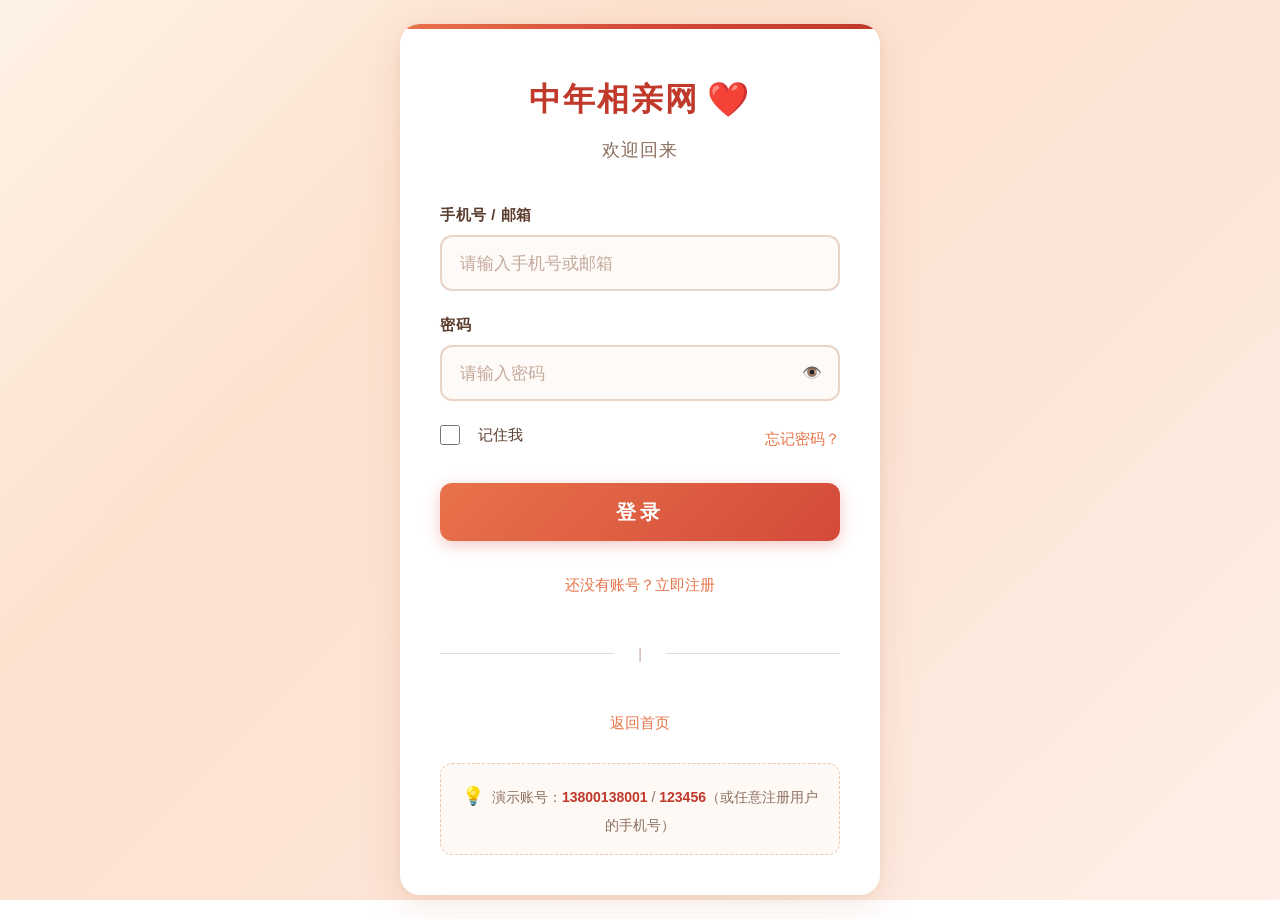
<file: pages/groups.html>
<!DOCTYPE html>
<html lang="zh-CN">
<head>
  <meta charset="UTF-8">
  <meta name="viewport" content="width=device-width, initial-scale=1.0">
  <title>兴趣群组 - 中年相亲网</title>

  <!-- Common CSS -->
  <link rel="stylesheet" href="../css/variables.css">
  <link rel="stylesheet" href="../css/base.css">
  <link rel="stylesheet" href="../css/components.css">

  <style>
    /* ========== Page Layout ========== */
    *, *::before, *::after {
      box-sizing: border-box;
      margin: 0;
      padding: 0;
    }

    body {
      font-family: var(--font-family-base);
      background-color: var(--color-bg);
      color: var(--color-text-primary);
      min-height: 100vh;
      line-height: var(--line-height-base);
      padding-top: 72px;
    }

    /* ========== Skip Link ========== */
    .skip-link {
      position: absolute;
      top: -100%;
      left: var(--space-md);
      z-index: var(--z-tooltip);
      padding: var(--space-sm) var(--space-md);
      background-color: var(--color-primary);
      color: var(--color-text-on-primary);
      font-weight: var(--font-weight-bold);
      font-size: calc(var(--font-size-base) * var(--font-scale));
      border-radius: var(--radius-md);
      text-decoration: none;
      transition: top var(--transition-fast);
    }
    .skip-link:focus {
      top: var(--space-sm);
    }

    /* ========== Sticky Header ========== */
    .site-header {
      position: fixed;
      top: 0;
      left: 0;
      right: 0;
      z-index: var(--z-sticky);
      background: var(--color-surface);
      border-bottom: 1px solid var(--color-border-light);
      box-shadow: var(--shadow-sm);
      height: 72px;
    }
    .header-inner {
      display: flex;
      align-items: center;
      justify-content: space-between;
      height: 100%;
      max-width: var(--container-wide);
      margin: 0 auto;
      padding: 0 var(--space-lg);
    }
    .header-logo {
      display: flex;
      align-items: center;
      gap: var(--space-xs);
      font-size: calc(var(--font-size-xl) * var(--font-scale));
      font-weight: var(--font-weight-bold);
      color: var(--color-primary);
      text-decoration: none;
      white-space: nowrap;
      flex-shrink: 0;
    }
    .header-logo:hover {
      color: var(--color-primary-hover);
    }

    .main-nav {
      display: flex;
      align-items: center;
      gap: var(--space-xs);
      list-style: none;
    }
    .main-nav a {
      display: inline-flex;
      align-items: center;
      padding: var(--space-sm) var(--space-md);
      font-size: calc(18px * var(--font-scale));
      font-weight: var(--font-weight-medium);
      color: var(--color-text-secondary);
      text-decoration: none;
      border-radius: var(--radius-md);
      min-height: var(--tap-target-min);
      transition: color var(--transition-fast), background-color var(--transition-fast);
      white-space: nowrap;
    }
    .main-nav a:hover {
      color: var(--color-primary);
      background-color: var(--color-primary-subtle);
    }
    .main-nav a.nav-current {
      color: var(--color-primary);
      background-color: var(--color-primary-light);
      font-weight: var(--font-weight-semibold);
    }

    /* User Menu */
    .user-menu {
      position: relative;
      flex-shrink: 0;
    }
    .user-menu-trigger {
      display: flex;
      align-items: center;
      gap: var(--space-sm);
      padding: var(--space-sm) var(--space-md);
      font-size: calc(18px * var(--font-scale));
      font-weight: var(--font-weight-medium);
      color: var(--color-text-primary);
      background: none;
      border: none;
      border-radius: var(--radius-md);
      cursor: pointer;
      min-height: var(--tap-target-min);
      transition: background-color var(--transition-fast);
    }
    .user-menu-trigger:hover {
      background-color: var(--color-bg);
    }
    .user-menu-trigger .avatar-sm {
      width: 40px;
      height: 40px;
      font-size: calc(18px * var(--font-scale));
    }
    .user-menu-trigger .arrow-down {
      font-size: 12px;
      color: var(--color-text-tertiary);
      transition: transform var(--transition-fast);
    }
    .user-menu.open .user-menu-trigger .arrow-down {
      transform: rotate(180deg);
    }
    .user-dropdown {
      display: none;
      position: absolute;
      top: calc(100% + 4px);
      right: 0;
      min-width: 200px;
      background: var(--color-surface);
      border: 1px solid var(--color-border-light);
      border-radius: var(--radius-md);
      box-shadow: var(--shadow-lg);
      z-index: var(--z-dropdown);
      overflow: hidden;
      padding: var(--space-xs) 0;
    }
    .user-menu.open .user-dropdown {
      display: block;
    }
    .user-dropdown a,
    .user-dropdown button {
      display: flex;
      align-items: center;
      gap: var(--space-sm);
      width: 100%;
      padding: var(--space-sm) var(--space-md);
      font-size: calc(var(--font-size-base) * var(--font-scale));
      font-family: var(--font-family-base);
      color: var(--color-text-primary);
      text-decoration: none;
      background: none;
      border: none;
      cursor: pointer;
      text-align: left;
      min-height: 48px;
      transition: background-color var(--transition-fast);
    }
    .user-dropdown a:hover,
    .user-dropdown button:hover {
      background-color: var(--color-bg);
    }
    .user-dropdown .dropdown-divider {
      height: 1px;
      background: var(--color-border-light);
      margin: var(--space-xs) 0;
    }
    .user-dropdown .logout-btn {
      color: var(--color-danger);
    }

    /* Mobile Nav */
    .mobile-nav-toggle {
      display: none;
      width: 48px;
      height: 48px;
      flex-direction: column;
      align-items: center;
      justify-content: center;
      gap: 6px;
      background: none;
      border: none;
      cursor: pointer;
      padding: 8px;
      border-radius: var(--radius-sm);
    }
    .mobile-nav-toggle span {
      display: block;
      width: 24px;
      height: 3px;
      background: var(--color-text-primary);
      border-radius: 2px;
      transition: all var(--transition-fast);
    }
    .mobile-nav-panel {
      display: none;
      position: fixed;
      top: 72px;
      left: 0;
      right: 0;
      bottom: 0;
      background: var(--color-surface);
      z-index: var(--z-fixed);
      padding: var(--space-lg);
      overflow-y: auto;
    }
    .mobile-nav-panel.open {
      display: flex;
      flex-direction: column;
    }
    .mobile-nav-panel a {
      display: flex;
      align-items: center;
      padding: var(--space-md);
      font-size: calc(var(--font-size-lg) * var(--font-scale));
      color: var(--color-text-primary);
      text-decoration: none;
      border-radius: var(--radius-md);
      min-height: 56px;
    }
    .mobile-nav-panel a:hover {
      background-color: var(--color-bg);
    }
    .mobile-nav-panel a.nav-current {
      color: var(--color-primary);
      background-color: var(--color-primary-light);
      font-weight: var(--font-weight-semibold);
    }

    /* ========== Main Content ========== */
    .main-content {
      max-width: var(--container-wide);
      margin: 0 auto;
      padding: var(--space-lg);
    }

    /* ========== Page Header ========== */
    .page-header {
      text-align: center;
      padding: var(--space-xl) 0 var(--space-lg);
    }
    .page-header h1 {
      font-size: calc(var(--font-size-h1) * var(--font-scale));
      color: var(--color-text-primary);
      margin-bottom: var(--space-sm);
    }
    .page-header .subtitle {
      font-size: calc(var(--font-size-lg) * var(--font-scale));
      color: var(--color-text-secondary);
      max-width: 600px;
      margin: 0 auto;
    }

    /* ========== Category Filter Tabs ========== */
    .category-tabs-wrapper {
      overflow-x: auto;
      -webkit-overflow-scrolling: touch;
      margin-bottom: var(--space-lg);
      padding-bottom: var(--space-xs);
    }
    .category-tabs {
      display: flex;
      gap: var(--space-sm);
      min-width: max-content;
    }
    .category-tab {
      padding: var(--space-sm) var(--space-lg);
      font-size: calc(var(--font-size-base) * var(--font-scale));
      font-weight: var(--font-weight-medium);
      font-family: var(--font-family-base);
      color: var(--color-text-secondary);
      background: var(--color-surface);
      border: 2px solid var(--color-border-light);
      border-radius: var(--radius-tag);
      cursor: pointer;
      white-space: nowrap;
      min-height: 48px;
      transition: all var(--transition-fast);
    }
    .category-tab:hover {
      border-color: var(--color-primary);
      color: var(--color-primary);
    }
    .category-tab.active {
      background: var(--color-primary);
      color: #fff;
      border-color: var(--color-primary);
      font-weight: var(--font-weight-bold);
    }

    /* ========== Search Bar ========== */
    .search-bar {
      position: relative;
      margin-bottom: var(--space-lg);
    }
    .search-input {
      width: 100%;
      min-height: 56px;
      padding: 0 var(--space-lg) 0 52px;
      font-size: calc(var(--font-size-base) * var(--font-scale));
      font-family: var(--font-family-base);
      color: var(--color-text-primary);
      background: var(--color-surface);
      border: 2px solid var(--color-border);
      border-radius: var(--radius-input);
      outline: none;
      transition: border-color var(--transition-fast);
    }
    .search-input:focus {
      border-color: var(--color-border-focus);
      box-shadow: 0 0 0 3px var(--color-primary-light);
    }
    .search-input::placeholder {
      color: var(--color-text-tertiary);
    }
    .search-icon {
      position: absolute;
      left: 16px;
      top: 50%;
      transform: translateY(-50%);
      font-size: 22px;
      color: var(--color-text-tertiary);
      pointer-events: none;
    }

    /* ========== Groups Grid ========== */
    .groups-grid {
      display: grid;
      grid-template-columns: repeat(3, 1fr);
      gap: var(--card-gap);
    }

    .group-card {
      background: var(--color-surface);
      border: 1px solid var(--color-border-light);
      border-radius: var(--radius-card);
      padding: var(--card-padding);
      box-shadow: var(--shadow-card);
      display: flex;
      flex-direction: column;
      transition: box-shadow var(--transition-base), transform var(--transition-base);
      cursor: pointer;
    }
    .group-card:hover {
      box-shadow: var(--shadow-card-hover);
      transform: translateY(-3px);
      border-color: var(--color-secondary);
    }
    .group-card-top {
      display: flex;
      align-items: center;
      justify-content: space-between;
      margin-bottom: var(--space-sm);
    }
    .group-category-badge {
      display: inline-block;
      padding: 3px 14px;
      font-size: calc(var(--font-size-xs) * var(--font-scale));
      font-weight: var(--font-weight-semibold);
      color: var(--color-primary);
      background: var(--color-primary-light);
      border-radius: var(--radius-tag);
      white-space: nowrap;
    }
    .group-joined-badge {
      display: inline-flex;
      align-items: center;
      gap: 3px;
      padding: 3px 12px;
      font-size: calc(var(--font-size-xs) * var(--font-scale));
      font-weight: var(--font-weight-semibold);
      color: var(--color-success);
      background: var(--color-success-light);
      border-radius: var(--radius-tag);
      white-space: nowrap;
    }
    .group-card-name {
      font-size: calc(var(--font-size-lg) * var(--font-scale));
      font-weight: var(--font-weight-bold);
      color: var(--color-text-primary);
      margin-bottom: var(--space-sm);
      line-height: var(--line-height-heading);
    }
    .group-card-desc {
      font-size: calc(var(--font-size-base) * var(--font-scale));
      color: var(--color-text-secondary);
      line-height: var(--line-height-base);
      margin-bottom: var(--space-md);
      flex: 1;
      display: -webkit-box;
      -webkit-line-clamp: 2;
      -webkit-box-orient: vertical;
      overflow: hidden;
    }
    .group-card-meta {
      display: flex;
      align-items: center;
      gap: var(--space-xs);
      font-size: calc(var(--font-size-sm) * var(--font-scale));
      color: var(--color-text-tertiary);
      margin-bottom: var(--space-md);
    }
    .group-card-actions {
      display: flex;
      gap: var(--space-sm);
      padding-top: var(--space-sm);
      border-top: 1px solid var(--color-border-light);
    }
    .group-card-actions .btn {
      flex: 1;
      min-height: 44px;
      font-size: calc(var(--font-size-base) * var(--font-scale));
    }

    /* ========== Modal Overlay ========== */
    .modal-overlay {
      position: fixed;
      inset: 0;
      z-index: var(--z-modal-overlay);
      display: flex;
      align-items: center;
      justify-content: center;
      background-color: rgba(45, 45, 45, 0.5);
      backdrop-filter: blur(4px);
      -webkit-backdrop-filter: blur(4px);
      padding: var(--space-md);
      animation: modalFadeIn var(--transition-base) ease;
    }
    @keyframes modalFadeIn {
      from { opacity: 0; }
      to { opacity: 1; }
    }
    .modal {
      position: relative;
      z-index: var(--z-modal);
      width: 100%;
      max-width: 560px;
      max-height: 85vh;
      display: flex;
      flex-direction: column;
      background-color: var(--color-surface);
      border-radius: var(--radius-modal);
      box-shadow: var(--shadow-modal);
      overflow: hidden;
      animation: modalScaleIn var(--transition-base) ease;
    }
    @keyframes modalScaleIn {
      from { opacity: 0; transform: scale(0.95) translateY(10px); }
      to { opacity: 1; transform: scale(1) translateY(0); }
    }
    .modal-header {
      display: flex;
      align-items: center;
      justify-content: space-between;
      padding: var(--space-md) var(--space-lg);
      border-bottom: 1px solid var(--color-border-light);
      flex-shrink: 0;
    }
    .modal-header h2 {
      margin: 0;
      font-size: calc(var(--font-size-lg) * var(--font-scale));
      font-weight: var(--font-weight-bold);
      flex: 1;
    }
    .modal-close-btn {
      width: 44px;
      height: 44px;
      font-size: 24px;
      color: var(--color-text-tertiary);
      background: none;
      border: none;
      cursor: pointer;
      border-radius: var(--radius-sm);
      display: flex;
      align-items: center;
      justify-content: center;
      flex-shrink: 0;
    }
    .modal-close-btn:hover {
      color: var(--color-text-primary);
      background: var(--color-bg);
    }
    .modal-body {
      flex: 1;
      overflow-y: auto;
      padding: var(--space-lg);
    }
    .modal-body .group-detail-category {
      display: inline-block;
      padding: 4px 14px;
      font-size: calc(var(--font-size-sm) * var(--font-scale));
      color: var(--color-primary);
      background: var(--color-primary-light);
      border-radius: var(--radius-tag);
      margin-bottom: var(--space-md);
    }
    .modal-body .group-detail-desc {
      font-size: calc(var(--font-size-base) * var(--font-scale));
      color: var(--color-text-secondary);
      line-height: var(--line-height-base);
      margin-bottom: var(--space-lg);
    }
    .modal-body .group-detail-meta {
      display: flex;
      gap: var(--space-lg);
      margin-bottom: var(--space-lg);
      font-size: calc(var(--font-size-base) * var(--font-scale));
      color: var(--color-text-secondary);
    }
    .member-list-title {
      font-size: calc(var(--font-size-md) * var(--font-scale));
      font-weight: var(--font-weight-bold);
      margin-bottom: var(--space-md);
      color: var(--color-text-primary);
    }
    .member-list {
      display: flex;
      flex-wrap: wrap;
      gap: var(--space-sm);
    }
    .member-item {
      display: flex;
      align-items: center;
      gap: var(--space-sm);
      padding: var(--space-sm) var(--space-md);
      background: var(--color-bg);
      border-radius: var(--radius-md);
      font-size: calc(var(--font-size-base) * var(--font-scale));
    }
    .member-avatar-sm {
      width: 36px;
      height: 36px;
      border-radius: var(--radius-avatar);
      display: flex;
      align-items: center;
      justify-content: center;
      color: #fff;
      font-size: calc(var(--font-size-sm) * var(--font-scale));
      font-weight: var(--font-weight-bold);
      flex-shrink: 0;
    }
    .modal-footer {
      display: flex;
      align-items: center;
      justify-content: flex-end;
      gap: var(--space-sm);
      padding: var(--space-md) var(--space-lg);
      border-top: 1px solid var(--color-border-light);
      flex-shrink: 0;
    }
    .modal-footer .btn {
      min-height: 50px;
      padding: 0 var(--space-xl);
      font-size: calc(var(--font-size-base) * var(--font-scale));
    }
    .btn-joined {
      background: var(--color-success);
      color: #fff;
      border-color: var(--color-success);
    }
    .btn-joined:hover {
      background: var(--color-success-hover);
      border-color: var(--color-success-hover);
    }

    /* ========== Empty State ========== */
    .groups-empty {
      grid-column: 1 / -1;
      display: flex;
      flex-direction: column;
      align-items: center;
      justify-content: center;
      text-align: center;
      padding: var(--space-xxl) var(--space-md);
      background: var(--color-surface);
      border: 1px solid var(--color-border-light);
      border-radius: var(--radius-card);
      color: var(--color-text-tertiary);
    }
    .groups-empty-icon {
      font-size: 56px;
      margin-bottom: var(--space-md);
      opacity: 0.5;
    }
    .groups-empty p {
      font-size: calc(var(--font-size-base) * var(--font-scale));
      margin: 0;
    }

    /* ========== Footer ========== */
    .site-footer {
      text-align: center;
      padding: var(--space-xl) var(--space-md);
      color: var(--color-text-tertiary);
      font-size: calc(var(--font-size-sm) * var(--font-scale));
      border-top: 1px solid var(--color-border-light);
      margin-top: var(--space-xl);
    }

    /* ========== Responsive ========== */
    @media (max-width: 1024px) {
      .main-nav a {
        padding: var(--space-sm);
        font-size: calc(16px * var(--font-scale));
      }
      .groups-grid {
        grid-template-columns: repeat(2, 1fr);
      }
    }

    @media (max-width: 768px) {
      .header-inner {
        padding: 0 var(--space-md);
      }
      .main-nav {
        display: none;
      }
      .mobile-nav-toggle {
        display: flex;
      }
      .header-logo {
        font-size: calc(var(--font-size-lg) * var(--font-scale));
      }
      .user-menu-trigger .user-menu-name {
        display: none;
      }
      .main-content {
        padding: var(--space-md);
      }
      .page-header h1 {
        font-size: calc(var(--font-size-2xl) * var(--font-scale));
      }
    }

    @media (max-width: 576px) {
      .groups-grid {
        grid-template-columns: 1fr;
      }
      .modal {
        max-width: calc(100vw - 32px);
        max-height: 90vh;
        border-radius: var(--radius-lg);
      }
      .modal-header,
      .modal-body,
      .modal-footer {
        padding-left: var(--space-md);
        padding-right: var(--space-md);
      }
      .member-list {
        gap: var(--space-xs);
      }
      .member-item {
        padding: var(--space-xs) var(--space-sm);
        font-size: calc(var(--font-size-sm) * var(--font-scale));
      }
    }
  </style>
</head>
<body>

  <!-- Skip Link -->
  <a href="#main-content" class="skip-link">跳转到主要内容</a>

  <!-- ========== Sticky Header ========== -->
  <header class="site-header" role="banner">
    <div class="header-inner">
      <a href="dashboard.html" class="header-logo" aria-label="中年相亲网首页">
        中年相亲网 ❤️
      </a>

      <nav aria-label="主导航">
        <ul class="main-nav" id="mainNav">
          <li><a href="dashboard.html">🏠 首页</a></li>
          <li><a href="search.html">🔍 搜索</a></li>
          <li><a href="matches.html">💝 推荐</a></li>
          <li><a href="chat.html">💬 消息</a></li>
          <li><a href="groups.html" class="nav-current">👥 群组</a></li>
          <li><a href="events.html">📅 活动</a></li>
        </ul>
      </nav>

      <button class="mobile-nav-toggle" id="mobileNavToggle" aria-label="打开菜单" aria-expanded="false">
        <span></span><span></span><span></span>
      </button>

      <div class="user-menu" id="userMenu">
        <button class="user-menu-trigger" id="userMenuTrigger" aria-haspopup="true" aria-expanded="false">
          <span class="avatar avatar-sm" id="headerAvatar" style="background-color: #D45161; color: #fff;">我</span>
          <span class="user-menu-name" id="headerUserName">用户</span>
          <span class="arrow-down">▼</span>
        </button>
        <div class="user-dropdown" id="userDropdown" role="menu">
          <a href="profile.html" role="menuitem">👤 我的资料</a>
          <a href="profile-edit.html" role="menuitem">✏️ 编辑资料</a>
          <a href="privacy.html" role="menuitem">🔒 隐私设置</a>
          <div class="dropdown-divider"></div>
          <button class="logout-btn" id="logoutBtn" role="menuitem">🚪 退出登录</button>
        </div>
      </div>
    </div>
  </header>

  <!-- Mobile Nav Panel -->
  <div class="mobile-nav-panel" id="mobileNavPanel">
    <a href="dashboard.html">🏠 首页</a>
    <a href="search.html">🔍 搜索</a>
    <a href="matches.html">💝 推荐</a>
    <a href="chat.html">💬 消息</a>
    <a href="groups.html" class="nav-current">👥 群组</a>
    <a href="events.html">📅 活动</a>
    <hr>
    <a href="profile.html">👤 我的资料</a>
    <a href="profile-edit.html">✏️ 编辑资料</a>
    <a href="privacy.html">🔒 隐私设置</a>
    <a href="#" id="mobileLogoutBtn" style="color: var(--color-danger);">🚪 退出登录</a>
  </div>

  <!-- ========== Main Content ========== -->
  <main class="main-content" id="main-content">

    <!-- Page Header -->
    <div class="page-header">
      <h1>👥 兴趣群组</h1>
      <p class="subtitle">找到志同道合的朋友，一起分享生活的乐趣</p>
    </div>

    <!-- Category Tabs -->
    <div class="category-tabs-wrapper">
      <div class="category-tabs" id="categoryTabs">
        <button class="category-tab active" data-category="">全部</button>
        <button class="category-tab" data-category="运动健身">运动健身</button>
        <button class="category-tab" data-category="文化艺术">文化艺术</button>
        <button class="category-tab" data-category="生活休闲">生活休闲</button>
        <button class="category-tab" data-category="学习成长">学习成长</button>
      </div>
    </div>

    <!-- Search Bar -->
    <div class="search-bar">
      <span class="search-icon">🔍</span>
      <input type="text" class="search-input" id="groupSearch" placeholder="搜索群组名称或描述...">
    </div>

    <!-- Groups Grid -->
    <div class="groups-grid" id="groupsGrid">
      <!-- Filled by JS -->
    </div>

  </main>

  <!-- Group Detail Modal -->
  <div class="modal-overlay" id="groupModal" style="display: none;">
    <div class="modal">
      <div class="modal-header">
        <h2 id="modalGroupName">群组名称</h2>
        <button class="modal-close-btn" id="modalCloseBtn" aria-label="关闭">✕</button>
      </div>
      <div class="modal-body" id="modalBody">
        <!-- Filled by JS -->
      </div>
      <div class="modal-footer">
        <button class="btn btn-outline" id="modalCloseFooterBtn">关闭</button>
        <button class="btn btn-primary" id="modalJoinBtn">加入群组</button>
      </div>
    </div>
  </div>

  <footer class="site-footer">
    <p>❤️ 中年相亲网 — 帮您找到人生第二段幸福</p>
    <p style="margin-top: 4px;">© 2026 中年相亲网 版权所有</p>
  </footer>

  <!-- Common JS -->
  <script src="../js/utils.js"></script>
  <script src="../js/store.js"></script>
  <script src="../js/auth.js"></script>
  <script src="../js/match.js"></script>
  <script src="../data/seed-data.js"></script>

  <script>
  (function () {
    'use strict';

    // =========================================================================
    // 1. Auth Guard
    // =========================================================================
    if (!Auth.requireAuth('groups.html')) {
      return;
    }

    var currentUser = Store.getCurrentUser();
    var currentUserId = currentUser.id;
    var activeCategory = '';
    var searchText = '';
    var modalGroupId = null;
    var allGroups = [];

    // =========================================================================
    // 2. Header
    // =========================================================================
    function initHeader() {
      var userName = currentUser.name || '用户';
      var initial = userName.charAt(0);
      document.getElementById('headerUserName').textContent = userName;
      var avatarEl = document.getElementById('headerAvatar');
      avatarEl.textContent = initial;
      var colors = ['#D45161', '#E8A87C', '#5B8C5A', '#4A7FB5', '#E09F3E', '#C44A58', '#6B5B9E', '#3D8B7E'];
      var colorIndex = 0;
      if (currentUser.id) {
        for (var i = 0; i < currentUser.id.length; i++) {
          colorIndex += currentUser.id.charCodeAt(i);
        }
        colorIndex = colorIndex % colors.length;
      }
      avatarEl.style.backgroundColor = colors[colorIndex];
    }

    function initUserMenu() {
      var menu = document.getElementById('userMenu');
      var trigger = document.getElementById('userMenuTrigger');
      trigger.addEventListener('click', function (e) {
        e.stopPropagation();
        var isOpen = menu.classList.contains('open');
        if (isOpen) {
          menu.classList.remove('open');
          trigger.setAttribute('aria-expanded', 'false');
        } else {
          menu.classList.add('open');
          trigger.setAttribute('aria-expanded', 'true');
        }
      });
      document.addEventListener('click', function () {
        menu.classList.remove('open');
        trigger.setAttribute('aria-expanded', 'false');
      });
      document.getElementById('userDropdown').addEventListener('click', function (e) {
        e.stopPropagation();
      });
      document.getElementById('logoutBtn').addEventListener('click', function () {
        Auth.logout();
      });
      var mobileLogout = document.getElementById('mobileLogoutBtn');
      if (mobileLogout) {
        mobileLogout.addEventListener('click', function (e) {
          e.preventDefault();
          Auth.logout();
        });
      }
    }

    function initMobileNav() {
      var toggle = document.getElementById('mobileNavToggle');
      var panel = document.getElementById('mobileNavPanel');
      toggle.addEventListener('click', function () {
        var isOpen = panel.classList.contains('open');
        if (isOpen) {
          panel.classList.remove('open');
          toggle.setAttribute('aria-expanded', 'false');
          toggle.setAttribute('aria-label', '打开菜单');
        } else {
          panel.classList.add('open');
          toggle.setAttribute('aria-expanded', 'true');
          toggle.setAttribute('aria-label', '关闭菜单');
        }
      });
    }

    // =========================================================================
    // 3. Helpers
    // =========================================================================
    var avatarColors = ['#D45161', '#E8A87C', '#5B8C5A', '#4A7FB5', '#E09F3E', '#C44A58', '#6B5B9E', '#3D8B7E', '#C88052', '#BF3D4D'];

    function getAvatarColor(id) {
      var sum = 0;
      if (id) {
        for (var i = 0; i < id.length; i++) {
          sum += id.charCodeAt(i);
        }
      }
      return avatarColors[sum % avatarColors.length];
    }

    function getUserName(userId) {
      var user = Store.getUserById(userId);
      return user ? user.name : '未知用户';
    }

    function getUserInitial(userId) {
      var name = getUserName(userId);
      return name.charAt(0);
    }

    function isGroupMember(group) {
      var members = group.members || [];
      return members.indexOf(currentUserId) !== -1;
    }

    function getMemberCount(group) {
      return group.memberCount || (group.members ? group.members.length : 0);
    }

    // =========================================================================
    // 4. Render Groups Grid
    // =========================================================================
    function loadAndRenderGroups() {
      allGroups = Store.getGroups();

      var filtered = allGroups;

      // Filter by category
      if (activeCategory) {
        filtered = filtered.filter(function (g) {
          return g.category === activeCategory;
        });
      }

      // Filter by search
      if (searchText) {
        var st = searchText.toLowerCase();
        filtered = filtered.filter(function (g) {
          var name = (g.name || '').toLowerCase();
          var desc = (g.description || '').toLowerCase();
          return name.indexOf(st) !== -1 || desc.indexOf(st) !== -1;
        });
      }

      var grid = document.getElementById('groupsGrid');

      if (filtered.length === 0) {
        grid.innerHTML =
          '<div class="groups-empty">' +
          '<div class="groups-empty-icon">👥</div>' +
          '<p>暂无符合条件的群组</p>' +
          '</div>';
        return;
      }

      var html = '';
      for (var i = 0; i < filtered.length; i++) {
        var group = filtered[i];
        var isMember = isGroupMember(group);
        var memberCount = getMemberCount(group);
        var desc = group.description || '';
        if (desc.length > 60) {
          desc = desc.substring(0, 60) + '...';
        }

        html += '<div class="group-card" data-group-id="' + escapeHtml(group.id) + '">';
        html += '<div class="group-card-top">';
        html += '<span class="group-category-badge">' + escapeHtml(group.category || '其他') + '</span>';
        if (isMember) {
          html += '<span class="group-joined-badge">✓ 已加入</span>';
        }
        html += '</div>';
        html += '<div class="group-card-name">' + escapeHtml(group.name) + '</div>';
        html += '<div class="group-card-desc">' + escapeHtml(desc) + '</div>';
        html += '<div class="group-card-meta">👥 ' + memberCount + ' 位成员</div>';
        html += '<div class="group-card-actions">';
        html += '<button class="btn btn-outline group-detail-btn" data-group-id="' + escapeHtml(group.id) + '">查看详情</button>';
        if (isMember) {
          html += '<button class="btn btn-outline group-leave-btn" data-group-id="' + escapeHtml(group.id) + '" style="color:var(--color-danger);border-color:var(--color-danger);">退出群组</button>';
        } else {
          html += '<button class="btn btn-primary group-join-btn" data-group-id="' + escapeHtml(group.id) + '">加入</button>';
        }
        html += '</div>';
        html += '</div>';
      }

      grid.innerHTML = html;

      // Attach card click → open modal
      var cards = grid.querySelectorAll('.group-card');
      for (var c = 0; c < cards.length; c++) {
        cards[c].addEventListener('click', function (e) {
          // Don't open if a button was clicked
          if (e.target.tagName === 'BUTTON') return;
          var gid = this.getAttribute('data-group-id');
          openGroupModal(gid);
        });
      }

      // Detail buttons
      var detailBtns = grid.querySelectorAll('.group-detail-btn');
      for (var d = 0; d < detailBtns.length; d++) {
        detailBtns[d].addEventListener('click', function (e) {
          e.stopPropagation();
          openGroupModal(this.getAttribute('data-group-id'));
        });
      }

      // Join buttons
      var joinBtns = grid.querySelectorAll('.group-join-btn');
      for (var j = 0; j < joinBtns.length; j++) {
        joinBtns[j].addEventListener('click', function (e) {
          e.stopPropagation();
          handleJoin(this.getAttribute('data-group-id'));
        });
      }

      // Leave buttons
      var leaveBtns = grid.querySelectorAll('.group-leave-btn');
      for (var l = 0; l < leaveBtns.length; l++) {
        leaveBtns[l].addEventListener('click', function (e) {
          e.stopPropagation();
          handleLeave(this.getAttribute('data-group-id'));
        });
      }
    }

    // =========================================================================
    // 5. Join / Leave
    // =========================================================================
    function handleJoin(groupId) {
      var success = Store.joinGroup(groupId, currentUserId);
      if (success) {
        var group = Store.getGroupById(groupId);
        showToast('已加入【' + (group ? group.name : '群组') + '】！', 'success');
        loadAndRenderGroups();
        // If modal is open, refresh it
        if (modalGroupId === groupId && document.getElementById('groupModal').style.display !== 'none') {
          renderModalContent(groupId);
        }
      } else {
        showToast('加入失败，请重试', 'error');
      }
    }

    function handleLeave(groupId) {
      var group = Store.getGroupById(groupId);
      if (!confirm('确认退出【' + (group ? group.name : '群组') + '】？')) {
        return;
      }
      var success = Store.leaveGroup(groupId, currentUserId);
      if (success) {
        showToast('已退出【' + (group ? group.name : '群组') + '】', 'info');
        loadAndRenderGroups();
        // Close modal if left while viewing
        if (modalGroupId === groupId) {
          closeModal();
        }
      } else {
        showToast('退出失败，请重试', 'error');
      }
    }

    // =========================================================================
    // 6. Modal
    // =========================================================================
    function openGroupModal(groupId) {
      modalGroupId = groupId;
      renderModalContent(groupId);
      document.getElementById('groupModal').style.display = 'flex';
      document.body.style.overflow = 'hidden';
    }

    function closeModal() {
      document.getElementById('groupModal').style.display = 'none';
      document.body.style.overflow = '';
      modalGroupId = null;
    }

    function renderModalContent(groupId) {
      var group = Store.getGroupById(groupId);
      if (!group) return;

      var isMember = isGroupMember(group);
      var memberCount = getMemberCount(group);

      document.getElementById('modalGroupName').textContent = group.name;

      var members = group.members || [];
      var membersToShow = members.slice(0, 10);

      var memberHtml = '';
      if (membersToShow.length === 0) {
        memberHtml = '<p style="color:var(--color-text-tertiary);">暂无成员</p>';
      } else {
        for (var i = 0; i < membersToShow.length; i++) {
          var uid = membersToShow[i];
          var name = getUserName(uid);
          var initial = getUserInitial(uid);
          var color = getAvatarColor(uid);
          memberHtml +=
            '<div class="member-item">' +
            '<span class="member-avatar-sm" style="background-color:' + color + ';">' + escapeHtml(initial) + '</span>' +
            '<span>' + escapeHtml(name) + '</span>' +
            '</div>';
        }
        if (members.length > 10) {
          memberHtml += '<div class="member-item" style="color:var(--color-text-tertiary);">等 ' + members.length + ' 位成员...</div>';
        }
      }

      var bodyHtml =
        '<span class="group-detail-category">' + escapeHtml(group.category || '其他') + '</span>' +
        '<div class="group-detail-meta">' +
        '<span>👥 ' + memberCount + ' 位成员</span>' +
        '</div>' +
        '<div class="group-detail-desc">' + escapeHtml(group.description || '暂无描述') + '</div>' +
        '<div class="member-list-title">群组成员</div>' +
        '<div class="member-list">' + memberHtml + '</div>';

      document.getElementById('modalBody').innerHTML = bodyHtml;

      // Update join button
      var joinBtn = document.getElementById('modalJoinBtn');
      if (isMember) {
        joinBtn.textContent = '退出群组';
        joinBtn.className = 'btn btn-outline';
        joinBtn.style.color = 'var(--color-danger)';
        joinBtn.style.borderColor = 'var(--color-danger)';
        joinBtn.onclick = function () {
          handleLeave(groupId);
        };
      } else {
        joinBtn.textContent = '加入群组';
        joinBtn.className = 'btn btn-primary';
        joinBtn.style.color = '';
        joinBtn.style.borderColor = '';
        joinBtn.onclick = function () {
          handleJoin(groupId);
        };
      }
    }

    function initModal() {
      // Close buttons
      document.getElementById('modalCloseBtn').addEventListener('click', closeModal);
      document.getElementById('modalCloseFooterBtn').addEventListener('click', closeModal);

      // Click overlay to close
      document.getElementById('groupModal').addEventListener('click', function (e) {
        if (e.target === this) {
          closeModal();
        }
      });

      // Escape key to close
      document.addEventListener('keydown', function (e) {
        if (e.key === 'Escape' && document.getElementById('groupModal').style.display !== 'none') {
          closeModal();
        }
      });
    }

    // =========================================================================
    // 7. Category Tabs & Search
    // =========================================================================
    function initFilters() {
      // Category tabs
      var tabs = document.getElementById('categoryTabs').querySelectorAll('.category-tab');
      for (var i = 0; i < tabs.length; i++) {
        tabs[i].addEventListener('click', function () {
          // Update active
          for (var t = 0; t < tabs.length; t++) {
            tabs[t].classList.remove('active');
          }
          this.classList.add('active');
          activeCategory = this.getAttribute('data-category') || '';
          loadAndRenderGroups();
        });
      }

      // Search
      document.getElementById('groupSearch').addEventListener('input', debounce(function () {
        searchText = this.value.trim();
        loadAndRenderGroups();
      }, 300));
    }

    // =========================================================================
    // 8. Init All
    // =========================================================================
    function init() {
      initHeader();
      initUserMenu();
      initMobileNav();
      initFilters();
      initModal();
      loadAndRenderGroups();
      console.log('👥 群组页面就绪');
    }

    if (document.readyState === 'loading') {
      document.addEventListener('DOMContentLoaded', init);
    } else {
      init();
    }

  })();
  </script>
</body>
</html>
</file>
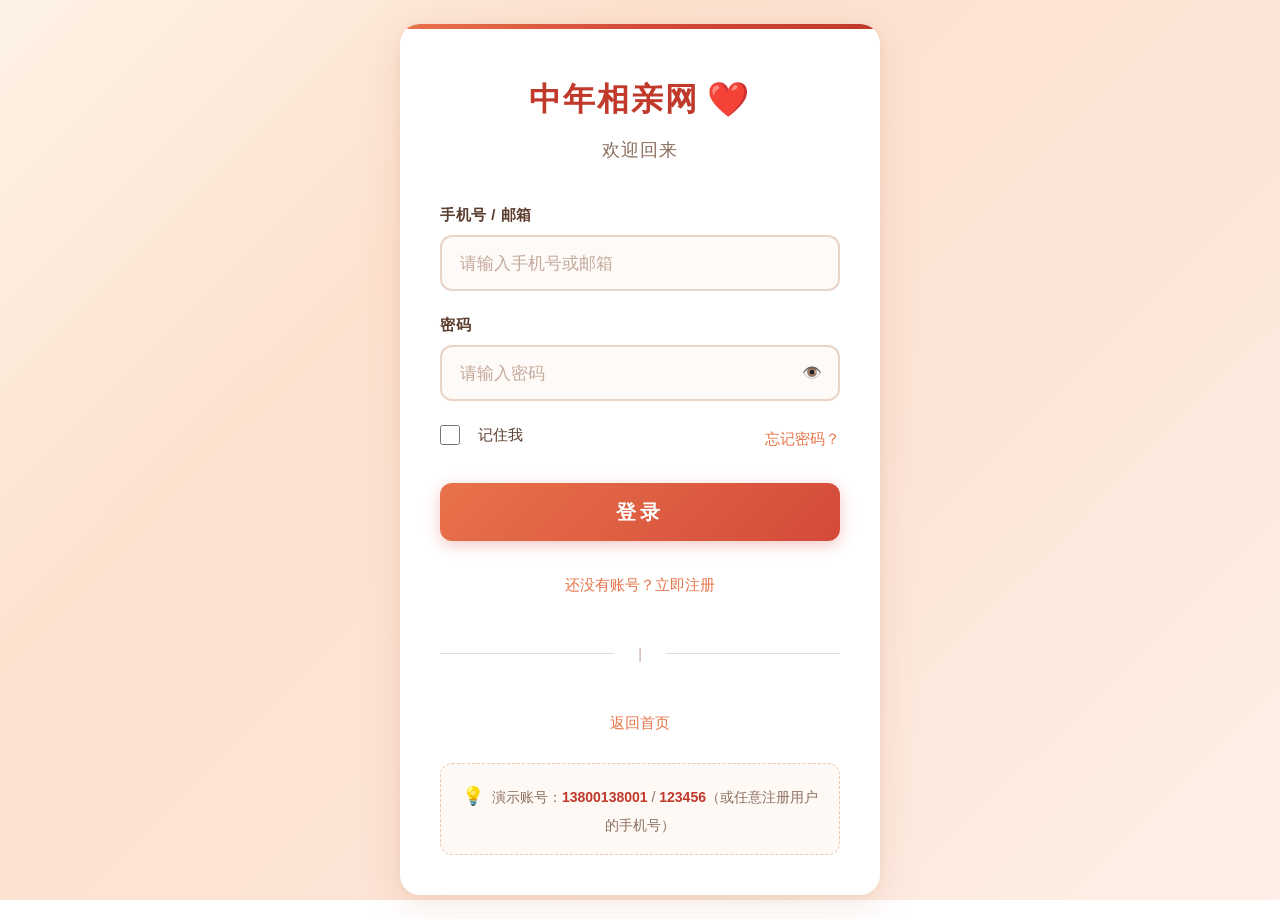
<file: pages/login.html>
<!DOCTYPE html>
<html lang="zh-CN">
<head>
  <meta charset="UTF-8">
  <meta name="viewport" content="width=device-width, initial-scale=1.0">
  <title>登录 - 中年相亲网</title>

  <!-- Common CSS -->
  <link rel="stylesheet" href="../css/variables.css">
  <link rel="stylesheet" href="../css/base.css">
  <link rel="stylesheet" href="../css/components.css">

  <style>
    /* ========== Page-Level Styles ========== */
    *, *::before, *::after {
      box-sizing: border-box;
      margin: 0;
      padding: 0;
    }

    body {
      font-family: -apple-system, BlinkMacSystemFont, "Segoe UI", "PingFang SC",
        "Hiragino Sans GB", "Microsoft YaHei", "Helvetica Neue", Arial, sans-serif;
      background: linear-gradient(135deg, #fef3e5 0%, #fde2d0 30%, #fce4d6 60%, #fef0e8 100%);
      background-attachment: fixed;
      min-height: 100vh;
      display: flex;
      align-items: center;
      justify-content: center;
      padding: 24px 16px;
      line-height: 1.6;
      color: #3d2e28;
    }

    /* ========== Card Container ========== */
    .login-card {
      background: #ffffff;
      border-radius: 20px;
      box-shadow: 0 8px 40px rgba(180, 100, 60, 0.15),
                  0 2px 8px rgba(180, 100, 60, 0.08);
      width: 100%;
      max-width: 480px;
      padding: 48px 40px 40px;
      position: relative;
      overflow: hidden;
    }

    /* Subtle top accent bar */
    .login-card::before {
      content: '';
      position: absolute;
      top: 0;
      left: 0;
      right: 0;
      height: 5px;
      background: linear-gradient(90deg, #e8734a, #d44a3a, #c0392b);
    }

    /* ========== Logo & Header ========== */
    .login-header {
      text-align: center;
      margin-bottom: 36px;
    }

    .login-logo {
      font-size: 32px;
      font-weight: 700;
      color: #c0392b;
      letter-spacing: 2px;
      margin-bottom: 8px;
      display: flex;
      align-items: center;
      justify-content: center;
      gap: 8px;
    }

    .login-logo .heart {
      display: inline-block;
      animation: heartbeat 1.4s ease-in-out infinite;
      font-size: 34px;
    }

    @keyframes heartbeat {
      0%, 100% { transform: scale(1); }
      25% { transform: scale(1.15); }
      50% { transform: scale(1); }
      75% { transform: scale(1.15); }
    }

    .login-subtitle {
      font-size: 18px;
      color: #8b6f5e;
      font-weight: 400;
      letter-spacing: 1px;
    }

    /* ========== Error Alert ========== */
    .error-alert {
      background: #fff2f0;
      border: 1px solid #ffccc7;
      border-radius: 10px;
      padding: 14px 18px;
      margin-bottom: 24px;
      color: #cf1322;
      font-size: 15px;
      display: none;
      align-items: center;
      gap: 10px;
    }

    .error-alert.visible {
      display: flex;
    }

    .error-alert .error-icon {
      font-size: 20px;
      flex-shrink: 0;
    }

    /* ========== Form ========== */
    .form-group {
      margin-bottom: 22px;
    }

    .form-group label {
      display: block;
      font-size: 15px;
      font-weight: 600;
      color: #5c3d2e;
      margin-bottom: 8px;
      letter-spacing: 0.5px;
    }

    .form-group input[type="text"],
    .form-group input[type="password"],
    .form-group input[type="tel"],
    .form-group input[type="email"] {
      width: 100%;
      height: 56px;
      padding: 0 18px;
      font-size: 20px;
      border: 2px solid #e8d5c8;
      border-radius: 12px;
      background: #fefaf7;
      color: #3d2e28;
      transition: border-color 0.25s, box-shadow 0.25s, background 0.25s;
      outline: none;
    }

    .form-group input:focus {
      border-color: #e8734a;
      box-shadow: 0 0 0 4px rgba(232, 115, 74, 0.12);
      background: #ffffff;
    }

    .form-group input::placeholder {
      color: #c4a99b;
      font-size: 17px;
    }

    /* Password wrapper with toggle */
    .password-wrapper {
      position: relative;
    }

    .password-wrapper input {
      padding-right: 60px;
    }

    .password-toggle {
      position: absolute;
      right: 4px;
      top: 50%;
      transform: translateY(-50%);
      background: none;
      border: none;
      cursor: pointer;
      padding: 10px 14px;
      font-size: 16px;
      color: #8b6f5e;
      transition: color 0.2s;
      line-height: 1;
    }

    .password-toggle:hover {
      color: #e8734a;
    }

    /* Row: remember me + forgot password */
    .form-row {
      display: flex;
      align-items: center;
      justify-content: space-between;
      margin-bottom: 28px;
      flex-wrap: wrap;
      gap: 12px;
    }

    .remember-me {
      display: flex;
      align-items: center;
      gap: 10px;
      cursor: pointer;
      font-size: 15px;
      color: #5c3d2e;
      user-select: none;
    }

    .remember-me input[type="checkbox"] {
      width: 20px;
      height: 20px;
      accent-color: #e8734a;
      cursor: pointer;
    }

    .forgot-link {
      font-size: 15px;
      color: #e8734a;
      text-decoration: none;
      font-weight: 500;
      transition: color 0.2s;
    }

    .forgot-link:hover {
      color: #c0392b;
      text-decoration: underline;
    }

    /* ========== Submit Button ========== */
    .btn-submit {
      width: 100%;
      height: 58px;
      font-size: 20px;
      font-weight: 700;
      color: #ffffff;
      background: linear-gradient(135deg, #e8734a 0%, #d44a3a 100%);
      border: none;
      border-radius: 12px;
      cursor: pointer;
      letter-spacing: 4px;
      transition: transform 0.15s, box-shadow 0.25s, opacity 0.25s;
      box-shadow: 0 4px 16px rgba(212, 74, 58, 0.3);
    }

    .btn-submit:hover {
      transform: translateY(-2px);
      box-shadow: 0 6px 24px rgba(212, 74, 58, 0.4);
    }

    .btn-submit:active {
      transform: translateY(0);
      box-shadow: 0 2px 8px rgba(212, 74, 58, 0.3);
    }

    .btn-submit:disabled {
      opacity: 0.6;
      cursor: not-allowed;
      transform: none;
    }

    /* ========== Bottom Links ========== */
    .login-footer {
      margin-top: 32px;
      text-align: center;
      display: flex;
      flex-direction: column;
      gap: 14px;
    }

    .login-footer a {
      color: #e8734a;
      text-decoration: none;
      font-size: 15px;
      font-weight: 500;
      transition: color 0.2s;
    }

    .login-footer a:hover {
      color: #c0392b;
      text-decoration: underline;
    }

    .login-footer .divider {
      color: #c4a99b;
      font-size: 14px;
    }

    /* ========== Demo Hint Card ========== */
    .demo-hint {
      margin-top: 28px;
      background: #fef9f5;
      border: 1px dashed #e8c8b0;
      border-radius: 12px;
      padding: 16px 20px;
      text-align: center;
      font-size: 14px;
      color: #8b6f5e;
      line-height: 1.8;
    }

    .demo-hint strong {
      color: #c0392b;
      font-weight: 600;
    }

    .demo-hint .demo-icon {
      font-size: 18px;
      margin-right: 4px;
    }

    /* ========== Loading Spinner (in button) ========== */
    .spinner {
      display: inline-block;
      width: 22px;
      height: 22px;
      border: 3px solid rgba(255,255,255,0.3);
      border-top-color: #ffffff;
      border-radius: 50%;
      animation: spin 0.6s linear infinite;
      vertical-align: middle;
      margin-right: 6px;
    }

    @keyframes spin {
      to { transform: rotate(360deg); }
    }

    /* ========== Responsive ========== */
    @media (max-width: 520px) {
      .login-card {
        padding: 36px 24px 32px;
        border-radius: 16px;
      }

      .login-logo {
        font-size: 26px;
      }

      .login-logo .heart {
        font-size: 28px;
      }

      .form-group input[type="text"],
      .form-group input[type="password"] {
        height: 52px;
        font-size: 18px;
      }

      .btn-submit {
        height: 54px;
        font-size: 18px;
      }
    }
  </style>
</head>
<body>

  <div class="login-card">
    <!-- Header -->
    <div class="login-header">
      <div class="login-logo">
        中年相亲网 <span class="heart">❤️</span>
      </div>
      <p class="login-subtitle">欢迎回来</p>
    </div>

    <!-- Error Alert -->
    <div id="errorAlert" class="error-alert" role="alert" aria-live="assertive">
      <span class="error-icon">⚠️</span>
      <span id="errorMessage"></span>
    </div>

    <!-- Login Form -->
    <form id="loginForm" novalidate>
      <!-- Phone / Email -->
      <div class="form-group">
        <label for="phoneOrEmail">手机号 / 邮箱</label>
        <input
          type="text"
          id="phoneOrEmail"
          name="phoneOrEmail"
          placeholder="请输入手机号或邮箱"
          autocomplete="username"
          required
        >
      </div>

      <!-- Password -->
      <div class="form-group">
        <label for="password">密码</label>
        <div class="password-wrapper">
          <input
            type="password"
            id="password"
            name="password"
            placeholder="请输入密码"
            autocomplete="current-password"
            required
          >
          <button
            type="button"
            class="password-toggle"
            id="passwordToggle"
            aria-label="显示密码"
            title="显示密码"
          >👁️</button>
        </div>
      </div>

      <!-- Remember me + Forgot password -->
      <div class="form-row">
        <label class="remember-me">
          <input type="checkbox" id="rememberMe" name="rememberMe">
          <span>记住我</span>
        </label>
        <a href="javascript:void(0)" class="forgot-link" id="forgotPassword">忘记密码？</a>
      </div>

      <!-- Submit -->
      <button type="submit" class="btn-submit" id="submitBtn">
        <span id="btnText">登录</span>
      </button>
    </form>

    <!-- Bottom Links -->
    <div class="login-footer">
      <a href="register.html">还没有账号？立即注册</a>
      <span class="divider">|</span>
      <a href="../index.html">返回首页</a>
    </div>

    <!-- Demo Hint -->
    <div class="demo-hint">
      <span class="demo-icon">💡</span>
      演示账号：<strong>13800138001</strong> / <strong>123456</strong>（或任意注册用户的手机号）
    </div>
  </div>

  <!-- Common JS -->
  <script src="../js/utils.js"></script>
  <script src="../js/store.js"></script>
  <script src="../js/auth.js"></script>
  <script src="../data/seed-data.js"></script>

  <script>
    (function() {
      'use strict';

      // ========== Auth Check ==========
      // If already logged in, redirect to dashboard
      (function checkAuth() {
        try {
          if (typeof Auth !== 'undefined' && Auth.isLoggedIn && Auth.isLoggedIn()) {
            window.location.replace('dashboard.html');
            return;
          }
          // Fallback: check localStorage
          var stored = localStorage.getItem('dating_app_currentUser');
          if (stored) {
            var user = JSON.parse(stored);
            if (user && user.id) {
              window.location.replace('dashboard.html');
              return;
            }
          }
        } catch (e) {
          // Not logged in — proceed to login page
        }
      })();

      // ========== DOM Refs ==========
      var loginForm   = document.getElementById('loginForm');
      var phoneInput  = document.getElementById('phoneOrEmail');
      var passInput   = document.getElementById('password');
      var toggleBtn   = document.getElementById('passwordToggle');
      var rememberCb  = document.getElementById('rememberMe');
      var forgotLink  = document.getElementById('forgotPassword');
      var submitBtn   = document.getElementById('submitBtn');
      var btnText     = document.getElementById('btnText');
      var errorAlert  = document.getElementById('errorAlert');
      var errorMsg    = document.getElementById('errorMessage');

      // ========== Error Display ==========
      function showError(message) {
        errorMsg.textContent = message;
        errorAlert.classList.add('visible');
      }

      function hideError() {
        errorAlert.classList.remove('visible');
        errorMsg.textContent = '';
      }

      // ========== Password Toggle ==========
      toggleBtn.addEventListener('click', function() {
        var isPassword = passInput.type === 'password';
        passInput.type = isPassword ? 'text' : 'password';
        toggleBtn.textContent = isPassword ? '🙈' : '👁️';
        toggleBtn.setAttribute('aria-label', isPassword ? '隐藏密码' : '显示密码');
      });

      // ========== Forgot Password ==========
      forgotLink.addEventListener('click', function() {
        alert('请联系客服重置密码\n\n客服电话：400-XXX-XXXX\n服务时间：周一至周日 9:00-21:00');
      });

      // ========== Restore Remembered Value ==========
      (function restoreRemembered() {
        try {
          var remembered = localStorage.getItem('xiangqin_remembered_phone');
          if (remembered) {
            phoneInput.value = remembered;
            rememberCb.checked = true;
          }
        } catch (e) { /* ignore */ }
      })();

      // ========== Form Submit ==========
      loginForm.addEventListener('submit', function(e) {
        e.preventDefault();
        hideError();

        var phoneOrEmail = phoneInput.value.trim();
        var password     = passInput.value;

        // --- Validation ---
        if (!phoneOrEmail) {
          showError('请输入手机号或邮箱');
          phoneInput.focus();
          return;
        }

        if (!password) {
          showError('请输入密码');
          passInput.focus();
          return;
        }

        // --- Attempt Login ---
        setLoading(true);

        // Use setTimeout to allow the loading state to render
        setTimeout(function() {
          try {
            var result;

            // Try Store.login if available
            if (typeof Store !== 'undefined' && Store.login) {
              result = Store.login(phoneOrEmail, password);
            } else {
              // Fallback: simulate login with seeded data or localStorage
              result = fallbackLogin(phoneOrEmail, password);
            }

            if (result && result.success) {
              // Save "remember me" preference
              try {
                if (rememberCb.checked) {
                  localStorage.setItem('xiangqin_remembered_phone', phoneOrEmail);
                } else {
                  localStorage.removeItem('xiangqin_remembered_phone');
                }
              } catch (e) { /* ignore */ }

              // Redirect
              window.location.replace('dashboard.html');
            } else {
              var errMsg = (result && result.message) || '账号或密码错误';
              // Map known error codes
              if (result && result.code === 'USER_DISABLED') {
                errMsg = '该账号已被禁用';
              }
              showError(errMsg);
              setLoading(false);
            }
          } catch (err) {
            showError('登录失败，请稍后重试');
            setLoading(false);
          }
        }, 300);
      });

      function setLoading(isLoading) {
        if (isLoading) {
          btnText.innerHTML = '<span class="spinner"></span>登录中...';
          submitBtn.disabled = true;
        } else {
          btnText.textContent = '登录';
          submitBtn.disabled = false;
        }
      }

      // ========== Fallback Login (when Store is unavailable) ==========
      function fallbackLogin(phoneOrEmail, password) {
        // Try to find user in localStorage "dating_app_users"
        try {
          var usersJson = localStorage.getItem('dating_app_users');
          if (usersJson) {
            var users = JSON.parse(usersJson);
            if (!Array.isArray(users)) { users = []; }

            var hashedPw = typeof simpleHash === 'function' ? simpleHash(password) : password;
            var found = users.find(function(u) {
              return (u.phone === phoneOrEmail || u.email === phoneOrEmail)
                && u.password === hashedPw;
            });

            if (found) {
              if (found.status === 'blocked') {
                return { success: false, code: 'USER_DISABLED', message: '该账号已被禁用' };
              }
              localStorage.setItem('dating_app_currentUser', JSON.stringify(found));
              return { success: true };
            }
          }

          // Try seed data users (SEED_DATA)
          if (typeof SEED_DATA !== 'undefined' && SEED_DATA.USERS) {
            var seedUsers = SEED_DATA.USERS;
            var seedFound = seedUsers.find(function(u) {
              return (u.phone === phoneOrEmail || u.email === phoneOrEmail)
                && u.password === password;
            });
            if (seedFound) {
              if (seedFound.status === 'blocked') {
                return { success: false, code: 'USER_DISABLED', message: '该账号已被禁用' };
              }
              // Save to localStorage so Store can find it
              var existingUsers = [];
              try {
                var raw = localStorage.getItem('dating_app_users');
                if (raw) { existingUsers = JSON.parse(raw); }
              } catch(e) {}
              seedFound.password = typeof simpleHash === 'function' ? simpleHash(seedFound.password) : seedFound.password;
              existingUsers.push(seedFound);
              localStorage.setItem('dating_app_users', JSON.stringify(existingUsers));
              localStorage.setItem('dating_app_currentUser', JSON.stringify(seedFound));
              return { success: true };
            }
          }
        } catch (e) {
          console.error('Fallback login error:', e);
        }

        return { success: false, message: '账号或密码错误' };
      }

      // ========== Clear error on input ==========
      phoneInput.addEventListener('input', hideError);
      passInput.addEventListener('input', hideError);

    })();
  </script>

</body>
</html>
</file>
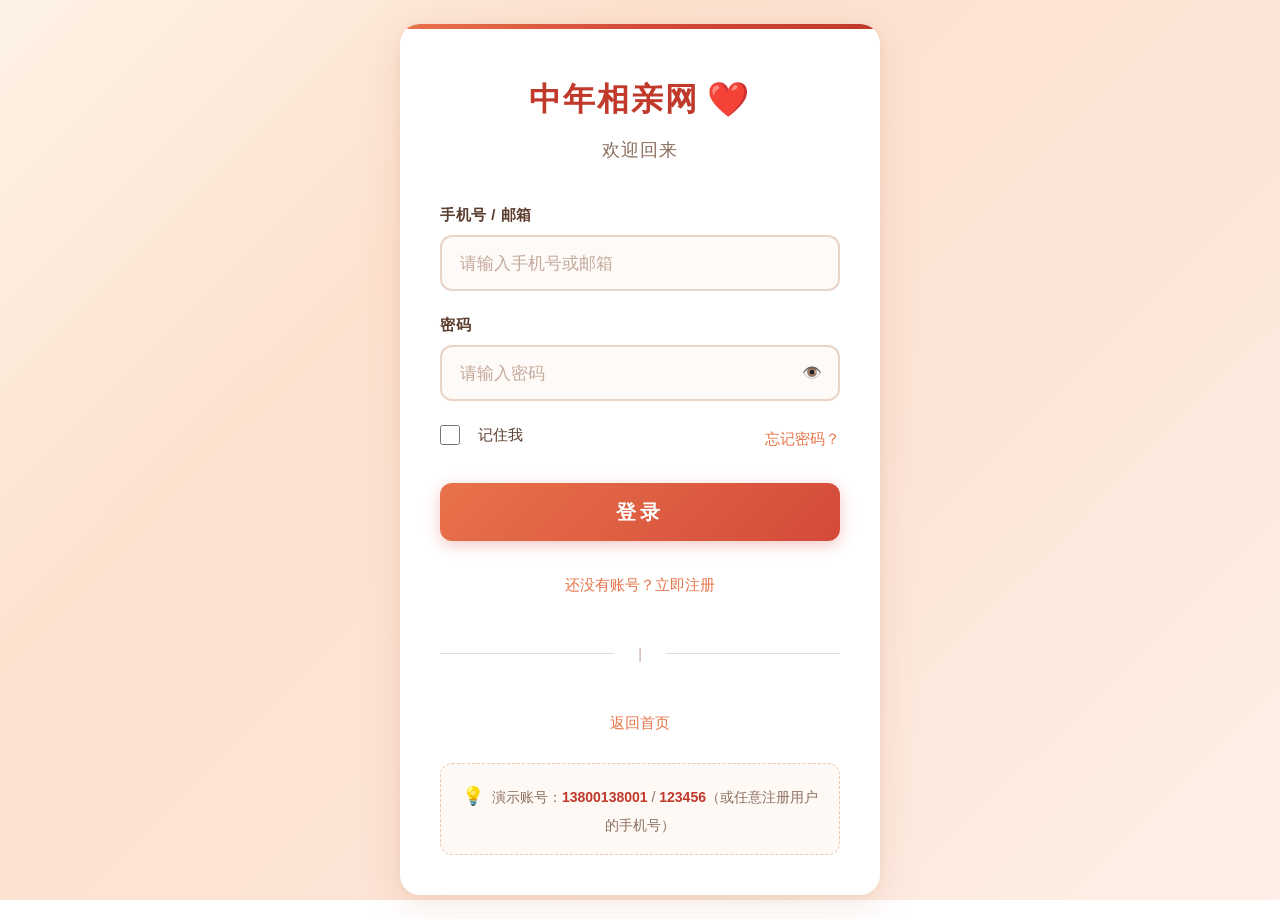
<file: pages/matches.html>
<!DOCTYPE html>
<html lang="zh-CN">
<head>
  <meta charset="UTF-8">
  <meta name="viewport" content="width=device-width, initial-scale=1.0">
  <title>缘分推荐 - 中年相亲网</title>

  <link rel="stylesheet" href="../css/variables.css">
  <link rel="stylesheet" href="../css/base.css">
  <link rel="stylesheet" href="../css/components.css">

  <style>
    *, *::before, *::after { box-sizing: border-box; margin: 0; padding: 0; }

    body {
      font-family: var(--font-family-base);
      background-color: var(--color-bg);
      color: var(--color-text-primary);
      min-height: 100vh;
      line-height: var(--line-height-base);
      padding-top: 72px;
    }

    /* Skip Link */
    .skip-link {
      position: absolute; top: -100%; left: var(--space-md);
      z-index: var(--z-tooltip);
      padding: var(--space-sm) var(--space-md);
      background-color: var(--color-primary);
      color: var(--color-text-on-primary);
      font-weight: var(--font-weight-bold);
      font-size: calc(var(--font-size-base) * var(--font-scale));
      border-radius: var(--radius-md);
      text-decoration: none;
      transition: top var(--transition-fast);
    }
    .skip-link:focus { top: var(--space-sm); }

    /* Sticky Header */
    .site-header {
      position: fixed; top: 0; left: 0; right: 0;
      z-index: var(--z-sticky);
      background: var(--color-surface);
      border-bottom: 1px solid var(--color-border-light);
      box-shadow: var(--shadow-sm);
      height: 72px;
    }
    .header-inner {
      display: flex; align-items: center; justify-content: space-between;
      height: 100%;
      max-width: var(--container-wide);
      margin: 0 auto;
      padding: 0 var(--space-lg);
    }
    .header-logo {
      display: flex; align-items: center; gap: var(--space-xs);
      font-size: calc(var(--font-size-xl) * var(--font-scale));
      font-weight: var(--font-weight-bold);
      color: var(--color-primary);
      text-decoration: none; white-space: nowrap; flex-shrink: 0;
    }
    .header-logo:hover { color: var(--color-primary-hover); }

    .main-nav { display: flex; align-items: center; gap: var(--space-xs); list-style: none; }
    .main-nav a {
      display: inline-flex; align-items: center;
      padding: var(--space-sm) var(--space-md);
      font-size: calc(18px * var(--font-scale));
      font-weight: var(--font-weight-medium);
      color: var(--color-text-secondary);
      text-decoration: none;
      border-radius: var(--radius-md);
      min-height: var(--tap-target-min);
      transition: color var(--transition-fast), background-color var(--transition-fast);
      white-space: nowrap;
    }
    .main-nav a:hover { color: var(--color-primary); background-color: var(--color-primary-subtle); }
    .main-nav a.nav-current {
      color: var(--color-primary);
      background-color: var(--color-primary-light);
      font-weight: var(--font-weight-semibold);
    }

    /* User Menu */
    .user-menu { position: relative; flex-shrink: 0; }
    .user-menu-trigger {
      display: flex; align-items: center; gap: var(--space-sm);
      padding: var(--space-sm) var(--space-md);
      font-size: calc(18px * var(--font-scale));
      font-weight: var(--font-weight-medium);
      color: var(--color-text-primary);
      background: none; border: none;
      border-radius: var(--radius-md);
      cursor: pointer;
      min-height: var(--tap-target-min);
      transition: background-color var(--transition-fast);
    }
    .user-menu-trigger:hover { background-color: var(--color-bg); }
    .user-menu-trigger .avatar-sm { width: 40px; height: 40px; font-size: calc(18px * var(--font-scale)); }
    .user-menu-trigger .arrow-down { font-size: 12px; color: var(--color-text-tertiary); transition: transform var(--transition-fast); }
    .user-menu.open .user-menu-trigger .arrow-down { transform: rotate(180deg); }
    .user-dropdown {
      display: none; position: absolute; top: calc(100% + 4px); right: 0;
      min-width: 200px; background: var(--color-surface);
      border: 1px solid var(--color-border-light);
      border-radius: var(--radius-md);
      box-shadow: var(--shadow-lg);
      z-index: var(--z-dropdown); overflow: hidden; padding: var(--space-xs) 0;
    }
    .user-menu.open .user-dropdown { display: block; }
    .user-dropdown a, .user-dropdown button {
      display: flex; align-items: center; gap: var(--space-sm);
      width: 100%; padding: var(--space-sm) var(--space-md);
      font-size: calc(var(--font-size-base) * var(--font-scale));
      font-family: var(--font-family-base);
      color: var(--color-text-primary);
      text-decoration: none; background: none; border: none;
      cursor: pointer; text-align: left; min-height: 48px;
      transition: background-color var(--transition-fast);
    }
    .user-dropdown a:hover, .user-dropdown button:hover { background-color: var(--color-bg); }
    .user-dropdown .dropdown-divider { height: 1px; background: var(--color-border-light); margin: var(--space-xs) 0; }
    .user-dropdown .logout-btn { color: var(--color-danger); }

    /* Mobile Nav */
    .mobile-nav-toggle {
      display: none; width: 48px; height: 48px;
      flex-direction: column; align-items: center; justify-content: center;
      gap: 6px; background: none; border: none; cursor: pointer;
      padding: 8px; border-radius: var(--radius-sm);
    }
    .mobile-nav-toggle span { display: block; width: 24px; height: 3px; background: var(--color-text-primary); border-radius: 2px; transition: all var(--transition-fast); }
    .mobile-nav-panel {
      display: none; position: fixed; top: 72px; left: 0; right: 0; bottom: 0;
      background: var(--color-surface); z-index: var(--z-fixed);
      padding: var(--space-lg); overflow-y: auto;
    }
    .mobile-nav-panel.open { display: flex; flex-direction: column; }
    .mobile-nav-panel a {
      display: flex; align-items: center; padding: var(--space-md);
      font-size: calc(var(--font-size-lg) * var(--font-scale));
      color: var(--color-text-primary); text-decoration: none;
      border-radius: var(--radius-md); min-height: 56px;
    }
    .mobile-nav-panel a.nav-current {
      color: var(--color-primary);
      background-color: var(--color-primary-light);
      font-weight: var(--font-weight-semibold);
    }
    .mobile-nav-panel a:hover { background-color: var(--color-bg); }

    /* ========== Main Content ========== */
    .main-content {
      max-width: var(--container-wide);
      margin: 0 auto;
      padding: var(--space-lg);
    }

    .page-title {
      font-size: calc(var(--font-size-h2) * var(--font-scale));
      font-weight: var(--font-weight-bold);
      color: var(--color-text-primary);
      margin-bottom: var(--space-lg);
      text-align: center;
    }

    /* ========== Tab Switcher ========== */
    .tab-switcher {
      display: flex;
      gap: var(--space-sm);
      margin-bottom: var(--space-xl);
      justify-content: center;
      flex-wrap: wrap;
    }
    .tab-btn {
      padding: var(--space-sm) var(--space-lg);
      font-size: calc(var(--font-size-md) * var(--font-scale));
      font-weight: var(--font-weight-medium);
      font-family: var(--font-family-base);
      color: var(--color-text-secondary);
      background: var(--color-surface);
      border: 2px solid var(--color-border-light);
      border-radius: var(--radius-btn);
      cursor: pointer;
      min-height: var(--btn-min-height);
      transition: all var(--transition-fast);
      display: inline-flex; align-items: center; gap: var(--space-xs);
    }
    .tab-btn:hover {
      border-color: var(--color-primary);
      color: var(--color-primary);
    }
    .tab-btn.active {
      background: var(--color-primary);
      color: var(--color-text-on-primary);
      border-color: var(--color-primary);
      box-shadow: var(--shadow-sm);
    }
    .tab-badge {
      display: inline-flex; align-items: center; justify-content: center;
      min-width: 24px; height: 24px;
      background: rgba(255,255,255,0.3);
      border-radius: var(--radius-full);
      font-size: calc(14px * var(--font-scale));
      padding: 0 8px;
    }
    .tab-btn.active .tab-badge {
      background: rgba(255,255,255,0.3);
    }

    /* ========== Match Cards Grid ========== */
    .matches-grid {
      display: grid;
      grid-template-columns: repeat(2, 1fr);
      gap: var(--space-lg);
      margin-bottom: var(--space-xl);
    }

    /* ========== Match Card ========== */
    .match-card {
      background: var(--color-surface);
      border: 1px solid var(--color-border-light);
      border-radius: var(--radius-xl);
      padding: var(--space-xl);
      box-shadow: var(--shadow-card);
      transition: box-shadow var(--transition-base), transform var(--transition-base);
      display: flex; flex-direction: column;
      position: relative;
      overflow: hidden;
    }
    .match-card:hover {
      box-shadow: var(--shadow-card-hover);
      transform: translateY(-3px);
    }

    /* Score Badge */
    .match-card-score-badge {
      position: absolute;
      top: var(--space-md); right: var(--space-md);
      display: flex; align-items: center; gap: 4px;
      padding: 6px 16px;
      border-radius: var(--radius-tag);
      font-size: calc(var(--font-size-sm) * var(--font-scale));
      font-weight: var(--font-weight-bold);
    }
    .score-excellent {
      background: var(--color-success-light);
      color: var(--color-success);
    }
    .score-good {
      background: var(--color-info-light);
      color: var(--color-info);
    }
    .score-ok {
      background: var(--color-warning-light);
      color: var(--color-warning-hover);
    }
    .score-low {
      background: var(--color-bg-alt);
      color: var(--color-text-tertiary);
    }

    /* Avatar */
    .match-card-avatar-wrap {
      display: flex; justify-content: center;
      margin-bottom: var(--space-md);
    }
    .match-card-avatar {
      width: 150px; height: 150px;
      border-radius: var(--radius-avatar);
      display: flex; align-items: center; justify-content: center;
      font-size: calc(56px * var(--font-scale));
      font-weight: var(--font-weight-bold);
      color: #fff;
      box-shadow: var(--shadow-md);
    }
    .match-card-avatar img {
      width: 100%; height: 100%;
      border-radius: var(--radius-avatar);
      object-fit: cover;
    }

    /* Name & Meta */
    .match-card-header {
      text-align: center;
      margin-bottom: var(--space-md);
    }
    .match-card-name {
      font-size: calc(var(--font-size-xl) * var(--font-scale));
      font-weight: var(--font-weight-bold);
      color: var(--color-text-primary);
      margin-bottom: 4px;
    }
    .match-card-meta {
      font-size: calc(var(--font-size-base) * var(--font-scale));
      color: var(--color-text-secondary);
    }
    .match-card-meta .dot {
      margin: 0 var(--space-xs);
      color: var(--color-text-disabled);
    }

    /* Tags */
    .match-card-tags {
      display: flex; flex-wrap: wrap; gap: 6px;
      justify-content: center;
      margin-bottom: var(--space-md);
    }
    .match-card-tags .tag {
      font-size: calc(14px * var(--font-scale));
      padding: 4px 14px;
      background: var(--color-secondary-light);
      color: var(--color-secondary-active);
      border-radius: var(--radius-tag);
      font-weight: var(--font-weight-medium);
    }

    /* Self Intro Preview */
    .match-card-intro {
      font-size: calc(var(--font-size-sm) * var(--font-scale));
      color: var(--color-text-tertiary);
      text-align: center;
      margin-bottom: var(--space-lg);
      line-height: 1.7;
      display: -webkit-box;
      -webkit-line-clamp: 2;
      -webkit-box-orient: vertical;
      overflow: hidden;
      flex: 1;
    }

    /* Action Buttons */
    .match-card-actions {
      display: flex; gap: var(--space-sm);
      flex-wrap: wrap;
      margin-top: auto;
      padding-top: var(--space-md);
      border-top: 1px solid var(--color-border-light);
    }
    .match-card-actions .btn {
      flex: 1;
      font-size: calc(var(--font-size-base) * var(--font-scale));
      min-height: 48px;
      padding: 0 var(--space-md);
    }
    .btn-like-card {
      background: var(--color-primary);
      color: #fff;
      border-color: var(--color-primary);
      font-size: calc(var(--font-size-base) * var(--font-scale));
    }
    .btn-like-card:hover { background: var(--color-primary-hover); border-color: var(--color-primary-hover); }
    .btn-message-card {
      background: var(--color-surface);
      color: var(--color-primary);
      border: 2px solid var(--color-primary);
    }
    .btn-message-card:hover { background: var(--color-primary-subtle); }
    .btn-profile-card {
      background: transparent;
      color: var(--color-text-secondary);
      border: 2px solid var(--color-border);
    }
    .btn-profile-card:hover { background: var(--color-bg); border-color: var(--color-text-tertiary); }

    /* Liked back badge */
    .liked-back-badge {
      display: inline-flex; align-items: center; gap: 4px;
      padding: 2px 10px;
      background: var(--color-success-light);
      color: var(--color-success);
      font-size: calc(13px * var(--font-scale));
      font-weight: var(--font-weight-semibold);
      border-radius: var(--radius-full);
      margin-left: var(--space-sm);
    }

    /* ========== Empty States ========== */
    .empty-state {
      text-align: center;
      padding: var(--space-3xl) var(--space-xl);
      background: var(--color-surface);
      border-radius: var(--radius-xl);
      border: 2px dashed var(--color-border-light);
    }
    .empty-state-icon {
      font-size: calc(64px * var(--font-scale));
      opacity: 0.4;
      margin-bottom: var(--space-md);
    }
    .empty-state-title {
      font-size: calc(var(--font-size-xl) * var(--font-scale));
      font-weight: var(--font-weight-bold);
      color: var(--color-text-primary);
      margin-bottom: var(--space-sm);
    }
    .empty-state-description {
      font-size: calc(var(--font-size-base) * var(--font-scale));
      color: var(--color-text-tertiary);
      margin-bottom: var(--space-lg);
    }

    /* Refresh Button */
    .refresh-row {
      text-align: center;
      margin-bottom: var(--space-lg);
    }

    /* ========== Liked Me (prominent display) ========== */
    .liked-card {
      display: flex; align-items: center; gap: var(--space-lg);
      background: var(--color-surface);
      border: 2px solid var(--color-primary-light);
      border-radius: var(--radius-xl);
      padding: var(--space-xl);
      margin-bottom: var(--space-md);
      box-shadow: var(--shadow-card);
      transition: box-shadow var(--transition-base), transform var(--transition-base);
    }
    .liked-card:hover {
      box-shadow: var(--shadow-card-hover);
      transform: translateY(-2px);
    }
    .liked-card-avatar {
      width: 120px; height: 120px;
      border-radius: var(--radius-avatar);
      display: flex; align-items: center; justify-content: center;
      font-size: calc(48px * var(--font-scale));
      font-weight: var(--font-weight-bold);
      color: #fff;
      flex-shrink: 0;
      box-shadow: var(--shadow-md);
    }
    .liked-card-avatar img {
      width: 100%; height: 100%;
      border-radius: var(--radius-avatar);
      object-fit: cover;
    }
    .liked-card-body {
      flex: 1; min-width: 0;
    }
    .liked-card-name {
      font-size: calc(var(--font-size-xl) * var(--font-scale));
      font-weight: var(--font-weight-bold);
      color: var(--color-text-primary);
      margin-bottom: 4px;
    }
    .liked-card-meta {
      font-size: calc(var(--font-size-base) * var(--font-scale));
      color: var(--color-text-secondary);
      margin-bottom: var(--space-sm);
    }
    .liked-card-tags {
      display: flex; flex-wrap: wrap; gap: 6px;
      margin-bottom: var(--space-sm);
    }
    .liked-card-tags .tag {
      font-size: calc(14px * var(--font-scale));
      padding: 3px 12px;
      background: var(--color-secondary-light);
      color: var(--color-secondary-active);
      border-radius: var(--radius-tag);
    }
    .liked-card-intro {
      font-size: calc(var(--font-size-sm) * var(--font-scale));
      color: var(--color-text-tertiary);
      line-height: 1.7;
      display: -webkit-box;
      -webkit-line-clamp: 2;
      -webkit-box-orient: vertical;
      overflow: hidden;
    }
    .liked-card-actions {
      display: flex; flex-direction: column; gap: var(--space-sm);
      flex-shrink: 0;
    }
    .liked-card-actions .btn {
      min-width: 120px;
      font-size: calc(var(--font-size-base) * var(--font-scale));
    }

    /* ========== Footer ========== */
    .site-footer {
      text-align: center; padding: var(--space-xl) var(--space-md);
      color: var(--color-text-tertiary);
      font-size: calc(var(--font-size-sm) * var(--font-scale));
      border-top: 1px solid var(--color-border-light);
      margin-top: var(--space-xl);
    }

    /* ========== Responsive ========== */
    @media (max-width: 768px) {
      .header-inner { padding: 0 var(--space-md); }
      .main-nav { display: none; }
      .mobile-nav-toggle { display: flex; }
      .main-content { padding: var(--space-md); }
      .matches-grid { grid-template-columns: 1fr; }
      .match-card-avatar { width: 120px; height: 120px; font-size: calc(42px * var(--font-scale)); }
      .liked-card { flex-direction: column; text-align: center; }
      .liked-card-actions { flex-direction: row; width: 100%; }
      .liked-card-actions .btn { flex: 1; }
      .tab-btn { font-size: calc(var(--font-size-base) * var(--font-scale)); padding: var(--space-sm) var(--space-md); }
    }
    @media (max-width: 576px) {
      .header-logo { font-size: calc(var(--font-size-lg) * var(--font-scale)); }
      .user-menu-trigger .user-menu-name { display: none; }
    }
  </style>
</head>
<body>

  <a href="#main-content" class="skip-link">跳转到主要内容</a>

  <!-- ========== Header ========== -->
  <header class="site-header" role="banner">
    <div class="header-inner">
      <a href="dashboard.html" class="header-logo" aria-label="中年相亲网首页">
        中年相亲网 ❤️
      </a>
      <nav aria-label="主导航">
        <ul class="main-nav" id="mainNav">
          <li><a href="dashboard.html">🏠 首页</a></li>
          <li><a href="search.html">🔍 搜索</a></li>
          <li><a href="matches.html" class="nav-current">💝 推荐</a></li>
          <li><a href="chat.html">💬 消息</a></li>
          <li><a href="groups.html">👥 群组</a></li>
          <li><a href="events.html">📅 活动</a></li>
        </ul>
      </nav>
      <button class="mobile-nav-toggle" id="mobileNavToggle" aria-label="打开菜单" aria-expanded="false">
        <span></span><span></span><span></span>
      </button>
      <div class="user-menu" id="userMenu">
        <button class="user-menu-trigger" id="userMenuTrigger" aria-haspopup="true" aria-expanded="false">
          <span class="avatar avatar-sm" id="headerAvatar" style="background-color: #D45161; color: #fff;">我</span>
          <span class="user-menu-name" id="headerUserName">用户</span>
          <span class="arrow-down">▼</span>
        </button>
        <div class="user-dropdown" id="userDropdown" role="menu">
          <a href="profile.html" role="menuitem">👤 我的资料</a>
          <a href="profile-edit.html" role="menuitem">✏️ 编辑资料</a>
          <a href="privacy.html" role="menuitem">🔒 隐私设置</a>
          <div class="dropdown-divider"></div>
          <button class="logout-btn" id="logoutBtn" role="menuitem">🚪 退出登录</button>
        </div>
      </div>
    </div>
  </header>

  <!-- Mobile Nav Panel -->
  <div class="mobile-nav-panel" id="mobileNavPanel">
    <a href="dashboard.html">🏠 首页</a>
    <a href="search.html">🔍 搜索</a>
    <a href="matches.html" class="nav-current">💝 推荐</a>
    <a href="chat.html">💬 消息</a>
    <a href="groups.html">👥 群组</a>
    <a href="events.html">📅 活动</a>
    <hr>
    <a href="profile.html">👤 我的资料</a>
    <a href="profile-edit.html">✏️ 编辑资料</a>
    <a href="privacy.html">🔒 隐私设置</a>
    <a href="#" id="mobileLogoutBtn" style="color: var(--color-danger);">🚪 退出登录</a>
  </div>

  <!-- ========== Main Content ========== -->
  <main class="main-content" id="main-content">

    <h1 class="page-title">💝 缘分推荐</h1>

    <!-- Tab Switcher -->
    <div class="tab-switcher" id="tabSwitcher">
      <button class="tab-btn active" data-tab="smart" onclick="switchTab('smart')">
        🤖 智能推荐
      </button>
      <button class="tab-btn" data-tab="daily" onclick="switchTab('daily')">
        ✨ 每日精选
      </button>
      <button class="tab-btn" data-tab="liked" onclick="switchTab('liked')">
        💌 喜欢我的
        <span class="tab-badge" id="likedTabBadge" style="display:none;">0</span>
      </button>
    </div>

    <!-- Tab 1: Smart Recommendations -->
    <div class="tab-content" id="tab-smart">
      <div class="matches-grid" id="smartMatchesGrid">
        <!-- Filled by JS -->
      </div>
      <div class="empty-state" id="smartEmpty" style="display:none;">
        <div class="empty-state-icon">🤖</div>
        <h3 class="empty-state-title">还没有推荐</h3>
        <p class="empty-state-description">完善资料后即可获得精准推荐，系统会根据您的条件智能匹配合适的对象</p>
        <a href="profile-edit.html" class="btn btn-primary">完善资料</a>
      </div>
    </div>

    <!-- Tab 2: Daily Picks -->
    <div class="tab-content" id="tab-daily" style="display:none;">
      <div class="refresh-row">
        <button class="btn btn-outline" id="refreshDailyBtn" onclick="refreshDailyMatches()">
          🔄 换一批
        </button>
      </div>
      <div class="matches-grid" id="dailyMatchesGrid">
        <!-- Filled by JS -->
      </div>
      <div class="empty-state" id="dailyEmpty" style="display:none;">
        <div class="empty-state-icon">✨</div>
        <h3 class="empty-state-title">今日精选已全部浏览</h3>
        <p class="empty-state-description">明天再来看看，系统每天都会为您准备全新的缘分推荐</p>
      </div>
    </div>

    <!-- Tab 3: Liked Me -->
    <div class="tab-content" id="tab-liked" style="display:none;">
      <div id="likedMeList">
        <!-- Filled by JS -->
      </div>
      <div class="empty-state" id="likedEmpty" style="display:none;">
        <div class="empty-state-icon">💌</div>
        <h3 class="empty-state-title">还没有人向您表示好感</h3>
        <p class="empty-state-description">完善资料能提高曝光率，让更多人看到优秀的您</p>
        <a href="profile-edit.html" class="btn btn-primary">完善资料</a>
      </div>
    </div>

  </main>

  <footer class="site-footer">
    <p>❤️ 中年相亲网 — 帮您找到人生第二段幸福</p>
    <p style="margin-top: 4px;">© 2026 中年相亲网 版权所有</p>
  </footer>

  <!-- Common JS -->
  <script src="../js/utils.js"></script>
  <script src="../js/store.js"></script>
  <script src="../js/auth.js"></script>
  <script src="../js/match.js"></script>
  <script src="../data/seed-data.js"></script>

  <script>
  (function () {
    'use strict';

    // =========================================================================
    // 1. Auth Guard
    // =========================================================================
    if (!Auth.requireAuth('matches.html')) {
      return;
    }

    var currentUser = Store.getCurrentUser();
    var currentProfile = Store.getProfile(currentUser.id);
    var avatarColors = ['#D45161', '#E8A87C', '#5B8C5A', '#4A7FB5', '#E09F3E', '#C44A58', '#6B5B9E', '#3D8B7E'];

    // State
    var activeTab = 'smart';
    var smartRecommendations = [];
    var dailyMatches = [];
    var likesReceived = [];

    // =========================================================================
    // 2. Header
    // =========================================================================
    function initHeader() {
      var userName = currentUser.name || '用户';
      var initial = userName.charAt(0);
      document.getElementById('headerUserName').textContent = userName;
      var avatarEl = document.getElementById('headerAvatar');
      avatarEl.textContent = initial;
      var colorIndex = 0;
      if (currentUser.id) {
        for (var i = 0; i < currentUser.id.length; i++) {
          colorIndex += currentUser.id.charCodeAt(i);
        }
        colorIndex = colorIndex % avatarColors.length;
      }
      avatarEl.style.backgroundColor = avatarColors[colorIndex];
    }

    function initUserMenu() {
      var menu = document.getElementById('userMenu');
      var trigger = document.getElementById('userMenuTrigger');
      var dropdown = document.getElementById('userDropdown');
      trigger.addEventListener('click', function (e) {
        e.stopPropagation();
        var isOpen = menu.classList.contains('open');
        if (isOpen) { menu.classList.remove('open'); trigger.setAttribute('aria-expanded', 'false'); }
        else { menu.classList.add('open'); trigger.setAttribute('aria-expanded', 'true'); }
      });
      document.addEventListener('click', function () {
        menu.classList.remove('open'); trigger.setAttribute('aria-expanded', 'false');
      });
      dropdown.addEventListener('click', function (e) { e.stopPropagation(); });
      document.getElementById('logoutBtn').addEventListener('click', function () { Auth.logout(); });
      var ml = document.getElementById('mobileLogoutBtn');
      if (ml) { ml.addEventListener('click', function (e) { e.preventDefault(); Auth.logout(); }); }
    }

    function initMobileNav() {
      var toggle = document.getElementById('mobileNavToggle');
      var panel = document.getElementById('mobileNavPanel');
      toggle.addEventListener('click', function () {
        var isOpen = panel.classList.contains('open');
        if (isOpen) { panel.classList.remove('open'); toggle.setAttribute('aria-expanded', 'false'); toggle.setAttribute('aria-label', '打开菜单'); }
        else { panel.classList.add('open'); toggle.setAttribute('aria-expanded', 'true'); toggle.setAttribute('aria-label', '关闭菜单'); }
      });
    }

    // =========================================================================
    // 3. Helper Functions
    // =========================================================================
    function getColorForUser(userId) {
      var idx = 0;
      if (userId) {
        for (var i = 0; i < userId.length; i++) { idx += userId.charCodeAt(i); }
        idx = idx % avatarColors.length;
      }
      return avatarColors[idx];
    }

    function getScoreClass(score) {
      if (score >= 80) return 'score-excellent';
      if (score >= 60) return 'score-good';
      if (score >= 40) return 'score-ok';
      return 'score-low';
    }

    function getScoreLabel(score) {
      if (score >= 80) return '非常匹配';
      if (score >= 60) return '比较匹配';
      if (score >= 40) return '一般匹配';
      return '低匹配';
    }

    // =========================================================================
    // 4. Render Match Card
    // =========================================================================
    function renderMatchCardHTML(match) {
      var user = match.user;
      var profile = match.profile;
      var score = match.score || 0;
      var name = user.name || '用户';
      var initial = name.charAt(0);
      var age = match.age || calculateAge(user.birthDate);
      var city = (user.location && user.location.city) ? user.location.city : '';
      var province = (user.location && user.location.province) ? user.location.province : '';
      var locationStr = city || province || '';
      var occupation = (profile && profile.occupation) ? profile.occupation : '';
      var hobbies = (profile && Array.isArray(profile.hobbies)) ? profile.hobbies.slice(0, 3) : [];
      var selfIntro = (profile && profile.selfIntro) ? profile.selfIntro : '';
      var avatarUrl = user.avatar || '';
      var scoreClass = getScoreClass(score);
      var scoreLabel = getScoreLabel(score);

      var html = '<div class="match-card">';

      // Score badge
      html += '<div class="match-card-score-badge ' + scoreClass + '">';
      html += '♥ 兼容度 ' + score + '%';
      html += '</div>';

      // Avatar
      html += '<div class="match-card-avatar-wrap">';
      html += '<div class="match-card-avatar" style="background-color:' + getColorForUser(user.id) + ';">';
      if (avatarUrl) {
        html += '<img src="' + escapeHtml(avatarUrl) + '" alt="' + escapeHtml(name) + '的头像" loading="lazy">';
      } else {
        html += escapeHtml(initial);
      }
      html += '</div>';
      html += '</div>';

      // Name & Meta
      html += '<div class="match-card-header">';
      html += '<div class="match-card-name">' + escapeHtml(name);
      if (age !== null) {
        html += '，' + age + '岁';
      }
      html += '</div>';
      html += '<div class="match-card-meta">';
      if (locationStr) html += escapeHtml(locationStr);
      if (occupation) {
        if (locationStr) html += '<span class="dot">·</span>';
        html += escapeHtml(occupation);
      }
      html += '</div>';
      html += '</div>';

      // Hobby tags
      if (hobbies.length > 0) {
        html += '<div class="match-card-tags">';
        for (var h = 0; h < hobbies.length; h++) {
          html += '<span class="tag">' + escapeHtml(hobbies[h]) + '</span>';
        }
        html += '</div>';
      }

      // Self intro
      if (selfIntro) {
        html += '<div class="match-card-intro">"' + escapeHtml(selfIntro) + '"</div>';
      } else {
        html += '<div class="match-card-intro" style="color:var(--color-text-disabled);">暂无自我介绍</div>';
      }

      // Action buttons
      var userId = user.id;
      html += '<div class="match-card-actions">';
      html += '<a href="profile.html?id=' + escapeHtml(userId) + '" class="btn btn-profile-card">查看资料</a>';
      html += '<a href="chat.html?partner=' + encodeURIComponent(userId) + '" class="btn btn-message-card">💬 发消息</a>';
      html += '<button class="btn btn-like-card" onclick="handleMatchLike(event, \'' + escapeHtml(userId) + '\')">❤️ 表示好感</button>';
      html += '</div>';

      html += '</div>';
      return html;
    }

    // =========================================================================
    // 5. Render Smart Recommendations
    // =========================================================================
    function renderSmartRecommendations() {
      smartRecommendations = MatchEngine.getRecommendations(currentUser.id, 20);
      var grid = document.getElementById('smartMatchesGrid');
      var empty = document.getElementById('smartEmpty');

      if (smartRecommendations.length === 0) {
        grid.innerHTML = '';
        empty.style.display = 'block';
        return;
      }

      empty.style.display = 'none';
      var html = '';
      for (var i = 0; i < smartRecommendations.length; i++) {
        html += renderMatchCardHTML(smartRecommendations[i]);
      }
      grid.innerHTML = html;
    }

    // =========================================================================
    // 6. Render Daily Matches
    // =========================================================================
    function renderDailyMatches() {
      dailyMatches = MatchEngine.getDailyMatches(currentUser.id, 8);
      var grid = document.getElementById('dailyMatchesGrid');
      var empty = document.getElementById('dailyEmpty');
      var refreshBtn = document.getElementById('refreshDailyBtn');

      if (dailyMatches.length === 0) {
        grid.innerHTML = '';
        empty.style.display = 'block';
        refreshBtn.style.display = 'none';
        return;
      }

      empty.style.display = 'none';
      refreshBtn.style.display = 'inline-flex';
      var html = '';
      for (var i = 0; i < dailyMatches.length; i++) {
        html += renderMatchCardHTML(dailyMatches[i]);
      }
      grid.innerHTML = html;
    }

    window.refreshDailyMatches = function () {
      var btn = document.getElementById('refreshDailyBtn');
      btn.disabled = true;
      btn.textContent = '⏳ 换一批...';
      dailyMatches = MatchEngine.getDailyMatches(currentUser.id, 8);
      setTimeout(function () {
        renderDailyMatches();
        btn.disabled = false;
        btn.textContent = '🔄 换一批';
      }, 400);
    };

    // =========================================================================
    // 7. Render Likes Received
    // =========================================================================
    function renderLikesReceived() {
      likesReceived = Store.getLikesReceived(currentUser.id);
      var container = document.getElementById('likedMeList');
      var empty = document.getElementById('likedEmpty');
      var badge = document.getElementById('likedTabBadge');

      // Update badge
      if (likesReceived.length > 0) {
        badge.style.display = 'inline-flex';
        badge.textContent = likesReceived.length;
      } else {
        badge.style.display = 'none';
      }

      if (likesReceived.length === 0) {
        container.innerHTML = '';
        empty.style.display = 'block';
        return;
      }

      empty.style.display = 'none';
      var html = '';

      for (var i = 0; i < likesReceived.length; i++) {
        var like = likesReceived[i];
        var liker = Store.getUserById(like.userId);
        var likerProfile = Store.getProfile(like.userId);

        if (!liker) continue;

        var name = liker.name || '用户';
        var initial = name.charAt(0);
        var age = calculateAge(liker.birthDate);
        var city = (liker.location && liker.location.city) ? liker.location.city : '';
        var province = (liker.location && liker.location.province) ? liker.location.province : '';
        var locationStr = city || province || '';
        var occupation = (likerProfile && likerProfile.occupation) ? likerProfile.occupation : '';
        var hobbies = (likerProfile && Array.isArray(likerProfile.hobbies)) ? likerProfile.hobbies.slice(0, 3) : [];
        var selfIntro = (likerProfile && likerProfile.selfIntro) ? likerProfile.selfIntro : '';
        var avatarUrl = liker.avatar || '';
        var timeAgo = relativeTime(like.createdAt);

        // Check if current user has liked back
        var mutualCheck = Store.getMatches(currentUser.id);
        var isMutual = false;
        for (var m = 0; m < mutualCheck.length; m++) {
          if (mutualCheck[m].targetUserId === like.userId && mutualCheck[m].type === 'like') {
            isMutual = true;
            break;
          }
          if (mutualCheck[m].status === 'matched' &&
              (mutualCheck[m].userId === like.userId || mutualCheck[m].targetUserId === like.userId)) {
            isMutual = true;
            break;
          }
        }

        html += '<div class="liked-card">';
        html += '<div class="liked-card-avatar" style="background-color:' + getColorForUser(liker.id) + ';">';
        if (avatarUrl) {
          html += '<img src="' + escapeHtml(avatarUrl) + '" alt="' + escapeHtml(name) + '的头像" loading="lazy">';
        } else {
          html += escapeHtml(initial);
        }
        html += '</div>';
        html += '<div class="liked-card-body">';
        html += '<div class="liked-card-name">';
        html += escapeHtml(name);
        if (age !== null) html += '，' + age + '岁';
        if (isMutual) html += '<span class="liked-back-badge">💕 互相喜欢</span>';
        html += '</div>';
        html += '<div class="liked-card-meta">';
        if (locationStr) html += escapeHtml(locationStr);
        if (occupation) {
          if (locationStr) html += ' · ';
          html += escapeHtml(occupation);
        }
        html += ' · ' + escapeHtml(timeAgo) + ' 表示了好感';
        html += '</div>';
        if (hobbies.length > 0) {
          html += '<div class="liked-card-tags">';
          for (var h = 0; h < hobbies.length; h++) {
            html += '<span class="tag">' + escapeHtml(hobbies[h]) + '</span>';
          }
          html += '</div>';
        }
        if (selfIntro) {
          html += '<div class="liked-card-intro">' + escapeHtml(selfIntro) + '</div>';
        }
        html += '</div>';
        html += '<div class="liked-card-actions">';
        html += '<a href="profile.html?id=' + escapeHtml(liker.id) + '" class="btn btn-outline">查看资料</a>';
        if (!isMutual) {
          html += '<button class="btn btn-primary" onclick="handleLikeBack(event, \'' + escapeHtml(liker.id) + '\')">❤️ 回关</button>';
        } else {
          html += '<a href="chat.html?partner=' + encodeURIComponent(liker.id) + '" class="btn btn-primary">💬 去聊天</a>';
        }
        html += '</div>';
        html += '</div>';
      }

      container.innerHTML = html;
    }

    // =========================================================================
    // 8. Tab Switching
    // =========================================================================
    window.switchTab = function (tabName) {
      activeTab = tabName;

      // Update tab buttons
      var buttons = document.querySelectorAll('.tab-btn');
      for (var i = 0; i < buttons.length; i++) {
        buttons[i].classList.remove('active');
        if (buttons[i].getAttribute('data-tab') === tabName) {
          buttons[i].classList.add('active');
        }
      }

      // Show/hide tab content
      document.getElementById('tab-smart').style.display = (tabName === 'smart') ? 'block' : 'none';
      document.getElementById('tab-daily').style.display = (tabName === 'daily') ? 'block' : 'none';
      document.getElementById('tab-liked').style.display = (tabName === 'liked') ? 'block' : 'none';

      // Lazy load if needed
      if (tabName === 'daily' && dailyMatches.length === 0) {
        // Reload daily matches
        dailyMatches = MatchEngine.getDailyMatches(currentUser.id, 8);
        renderDailyMatches();
      }
    };

    // =========================================================================
    // 9. Action Handlers
    // =========================================================================
    window.handleMatchLike = function (event, targetUserId) {
      event.preventDefault();
      event.stopPropagation();
      var btn = event.target;
      if (btn.disabled) return;
      btn.disabled = true;
      var result = Store.likeUser(currentUser.id, targetUserId);
      if (result.matched) {
        btn.textContent = '💕 配对成功！';
        btn.style.background = '#5B8C5A';
        btn.style.borderColor = '#5B8C5A';
        showToast('太棒了！你们互相喜欢，快去聊天吧！', 'success', 4000);
      } else {
        btn.textContent = '✓ 已喜欢';
        btn.style.opacity = '0.7';
        showToast('已表示好感', 'success');
      }
    };

    window.handleLikeBack = function (event, targetUserId) {
      event.preventDefault();
      event.stopPropagation();
      var btn = event.target;
      if (btn.disabled) return;
      btn.disabled = true;
      var result = Store.likeUser(currentUser.id, targetUserId);
      if (result.matched) {
        btn.textContent = '💕 已配对！';
        btn.className = 'btn';
        btn.style.cssText = 'background:#5B8C5A;color:#fff;border-color:#5B8C5A;';
        showToast('太棒了！你们互相喜欢，现在可以开始聊天了！', 'success', 4000);
        // Refresh likes view
        setTimeout(function () {
          renderLikesReceived();
        }, 1000);
      } else {
        btn.textContent = '✓ 已回关';
        btn.disabled = true;
        showToast('已回关对方', 'success');
      }
    };

    // =========================================================================
    // 10. Init Everything
    // =========================================================================
    function init() {
      initHeader();
      initUserMenu();
      initMobileNav();
      renderSmartRecommendations();
      renderLikesReceived(); // Preload for badge count
    }

    if (document.readyState === 'loading') {
      document.addEventListener('DOMContentLoaded', init);
    } else {
      init();
    }

  })();
  </script>
</body>
</html>
</file>
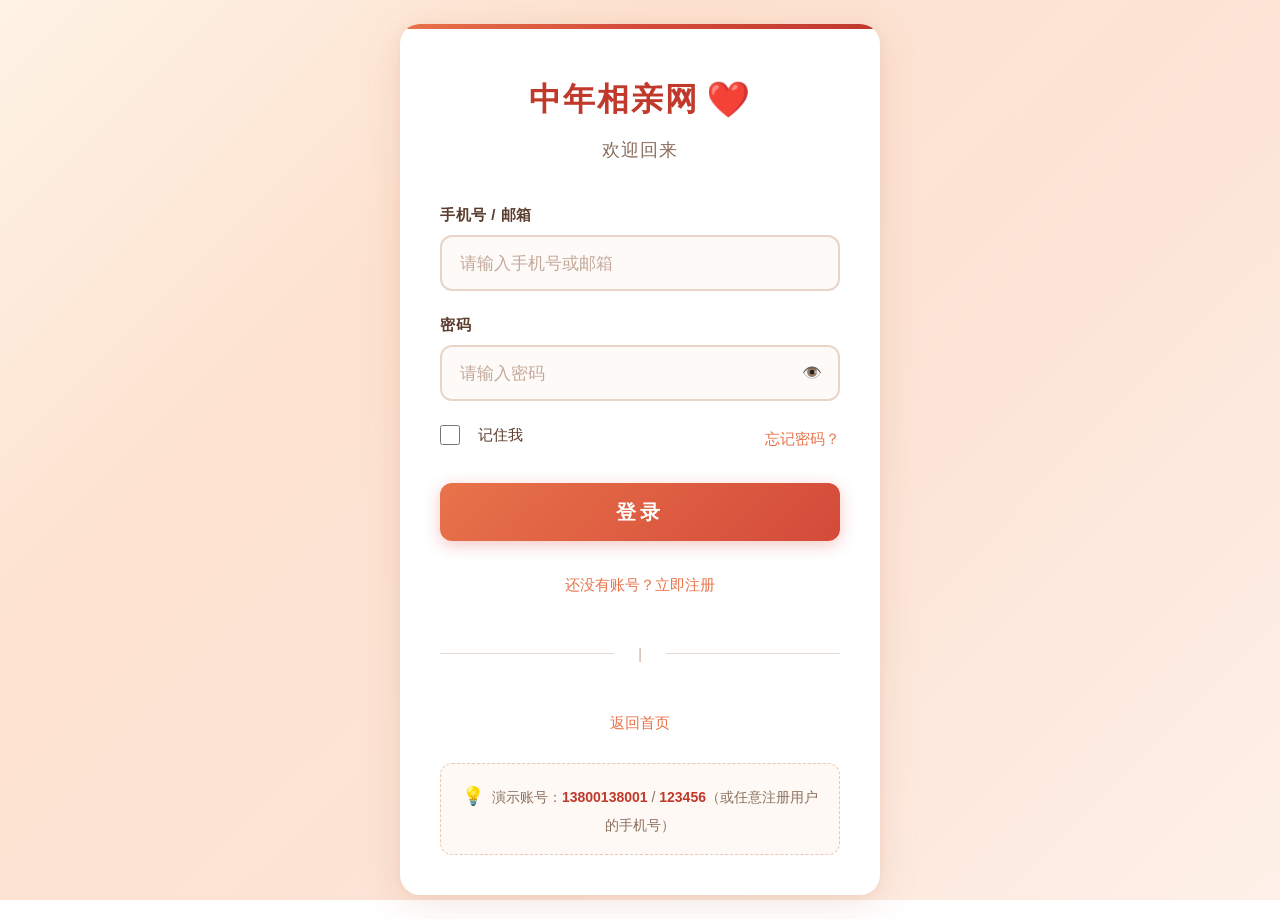
<file: pages/privacy.html>
<!DOCTYPE html>
<html lang="zh-CN">
<head>
  <meta charset="UTF-8">
  <meta name="viewport" content="width=device-width, initial-scale=1.0">
  <title>隐私设置 - 中年相亲网</title>
  <link rel="stylesheet" href="../css/variables.css">
  <link rel="stylesheet" href="../css/base.css">
  <link rel="stylesheet" href="../css/components.css">
  <style>
    /* ===== Page-Specific Styles ===== */
    :root {
      --warm-red: #c0392b;
      --warm-red-light: #e74c3c;
      --warm-pink: #f8e8e8;
      --warm-cream: #fef9f4;
      --warm-brown: #8b5e3c;
      --primary: #c0392b;
      --primary-light: #f8e8e8;
    }

    body {
      background: #f5f4f1;
    }

    /* ===== Auth Header ===== */
    .auth-header {
      background: #fff;
      border-bottom: 3px solid var(--primary);
      box-shadow: 0 2px 12px rgba(0,0,0,0.06);
      position: sticky;
      top: 0;
      z-index: 100;
    }
    .auth-header .inner {
      max-width: 1200px;
      margin: 0 auto;
      display: flex;
      align-items: center;
      justify-content: space-between;
      padding: 12px 24px;
      gap: 12px;
    }
    .auth-header .logo {
      display: flex;
      align-items: center;
      gap: 10px;
      text-decoration: none;
      color: var(--primary);
      font-size: 24px;
      font-weight: 700;
      white-space: nowrap;
    }
    .auth-header .logo .icon { font-size: 32px; }
    .auth-header .main-nav {
      display: flex;
      gap: 6px;
      flex-wrap: wrap;
    }
    .auth-header .main-nav a {
      text-decoration: none;
      color: #555;
      font-size: 15px;
      padding: 8px 14px;
      border-radius: 6px;
      transition: all 0.2s;
      font-weight: 500;
    }
    .auth-header .main-nav a:hover {
      background: var(--primary-light);
      color: var(--primary);
    }
    .auth-header .user-dropdown {
      position: relative;
      flex-shrink: 0;
    }
    .auth-header .user-trigger {
      display: flex;
      align-items: center;
      gap: 8px;
      cursor: pointer;
      padding: 6px 12px;
      border-radius: 8px;
      background: #fafafa;
      border: 1px solid #e8e8e8;
      transition: all 0.2s;
    }
    .auth-header .user-trigger:hover {
      background: #f0f0f0;
    }
    .auth-header .user-avatar {
      width: 34px;
      height: 34px;
      border-radius: 50%;
      background: var(--primary);
      color: #fff;
      display: flex;
      align-items: center;
      justify-content: center;
      font-weight: 700;
      font-size: 15px;
    }
    .auth-header .user-name {
      font-weight: 600;
      color: #333;
      font-size: 15px;
    }
    .auth-header .user-arrow {
      font-size: 12px;
      color: #999;
    }
    .auth-header .dropdown-menu {
      display: none;
      position: absolute;
      top: 100%;
      right: 0;
      margin-top: 6px;
      background: #fff;
      border-radius: 10px;
      box-shadow: 0 6px 28px rgba(0,0,0,0.14);
      min-width: 180px;
      overflow: hidden;
      z-index: 200;
      border: 1px solid #e8e8e8;
    }
    .auth-header .dropdown-menu.show {
      display: block;
    }
    .auth-header .dropdown-menu a,
    .auth-header .dropdown-menu button {
      display: block;
      width: 100%;
      text-align: left;
      padding: 12px 18px;
      text-decoration: none;
      color: #333;
      font-size: 15px;
      border: none;
      background: none;
      cursor: pointer;
      transition: background 0.15s;
    }
    .auth-header .dropdown-menu a:hover,
    .auth-header .dropdown-menu button:hover {
      background: #f7f7f7;
    }
    .auth-header .dropdown-menu .divider {
      height: 1px;
      background: #eee;
      margin: 4px 0;
    }
    .auth-header .dropdown-menu .logout-item {
      color: var(--primary);
      font-weight: 600;
    }

    /* ===== Page Layout ===== */
    .page-wrapper {
      max-width: 700px;
      margin: 0 auto;
      padding: 0 24px 60px;
    }
    .page-hero {
      text-align: center;
      padding: 40px 0 20px;
    }
    .page-hero h1 {
      font-size: 32px;
      color: #333;
      margin: 0 0 8px;
      font-weight: 700;
    }
    .page-hero .subtitle {
      font-size: 17px;
      color: #777;
      margin: 0;
    }

    /* ===== Settings Card ===== */
    .settings-card {
      background: #fff;
      border-radius: 14px;
      box-shadow: 0 2px 12px rgba(0,0,0,0.05);
      padding: 28px;
      margin-bottom: 20px;
      border: 1px solid #eaeaea;
    }
    .settings-card h2 {
      font-size: 20px;
      font-weight: 700;
      color: #333;
      margin: 0 0 20px;
      padding-bottom: 12px;
      border-bottom: 2px solid #f0e0d6;
    }
    .settings-card h2 .section-icon {
      margin-right: 8px;
    }

    /* ===== Radio Group ===== */
    .radio-group {
      display: flex;
      flex-direction: column;
      gap: 12px;
    }
    .radio-option {
      display: flex;
      align-items: flex-start;
      gap: 14px;
      padding: 14px 18px;
      border: 2px solid #e8e8e8;
      border-radius: 12px;
      cursor: pointer;
      transition: all 0.2s;
    }
    .radio-option:hover {
      border-color: #d0c0c0;
      background: #fdfafa;
    }
    .radio-option.selected {
      border-color: var(--primary);
      background: var(--primary-light);
    }
    .radio-option input[type="radio"] {
      margin-top: 2px;
      width: 20px;
      height: 20px;
      accent-color: var(--primary);
      flex-shrink: 0;
    }
    .radio-option .radio-body {
      flex: 1;
    }
    .radio-option .radio-label {
      font-size: 17px;
      font-weight: 600;
      color: #333;
      display: block;
    }
    .radio-option .radio-desc {
      font-size: 14px;
      color: #888;
      margin-top: 4px;
      line-height: 1.5;
    }

    /* ===== Toggle Switch ===== */
    .toggle-item {
      display: flex;
      align-items: center;
      justify-content: space-between;
      padding: 16px 0;
      border-bottom: 1px solid #f0f0f0;
      gap: 16px;
    }
    .toggle-item:last-child {
      border-bottom: none;
    }
    .toggle-item .toggle-label {
      font-size: 17px;
      font-weight: 600;
      color: #333;
    }
    .toggle-item .toggle-desc {
      font-size: 13px;
      color: #999;
      margin-top: 2px;
    }
    .toggle-switch {
      position: relative;
      width: 56px;
      height: 32px;
      flex-shrink: 0;
    }
    .toggle-switch input {
      opacity: 0;
      width: 0;
      height: 0;
    }
    .toggle-switch .slider {
      position: absolute;
      cursor: pointer;
      top: 0; left: 0; right: 0; bottom: 0;
      background: #ccc;
      border-radius: 32px;
      transition: all 0.3s;
    }
    .toggle-switch .slider:before {
      content: '';
      position: absolute;
      height: 26px;
      width: 26px;
      left: 3px;
      bottom: 3px;
      background: #fff;
      border-radius: 50%;
      transition: all 0.3s;
      box-shadow: 0 1px 3px rgba(0,0,0,0.2);
    }
    .toggle-switch input:checked + .slider {
      background: var(--primary);
    }
    .toggle-switch input:checked + .slider:before {
      transform: translateX(24px);
    }
    .toggle-switch input:focus + .slider {
      box-shadow: 0 0 0 3px rgba(192,57,43,0.2);
    }

    /* ===== Blocked Users ===== */
    .blocked-list {
      display: flex;
      flex-direction: column;
      gap: 10px;
    }
    .blocked-user-item {
      display: flex;
      align-items: center;
      gap: 14px;
      padding: 14px 16px;
      background: #fafafa;
      border-radius: 10px;
      border: 1px solid #eee;
    }
    .blocked-avatar {
      width: 44px;
      height: 44px;
      border-radius: 50%;
      background: #ddd;
      color: #888;
      display: flex;
      align-items: center;
      justify-content: center;
      font-weight: 700;
      font-size: 18px;
      flex-shrink: 0;
    }
    .blocked-info {
      flex: 1;
      min-width: 0;
    }
    .blocked-name {
      font-size: 16px;
      font-weight: 600;
      color: #333;
    }
    .blocked-date {
      font-size: 13px;
      color: #999;
      margin-top: 2px;
    }
    .unblock-btn {
      padding: 7px 16px;
      background: #fff;
      border: 2px solid var(--primary);
      color: var(--primary);
      border-radius: 8px;
      cursor: pointer;
      font-size: 14px;
      font-weight: 600;
      transition: all 0.2s;
      flex-shrink: 0;
    }
    .unblock-btn:hover {
      background: var(--primary-light);
    }
    .empty-blocked {
      text-align: center;
      padding: 28px 16px;
      color: #aaa;
      font-size: 16px;
    }

    /* ===== Save Button ===== */
    .save-section {
      text-align: center;
      padding: 8px 0 32px;
    }
    .save-btn {
      width: 100%;
      max-width: 400px;
      padding: 16px;
      background: var(--primary);
      color: #fff;
      border: none;
      border-radius: 12px;
      font-size: 20px;
      font-weight: 700;
      cursor: pointer;
      transition: all 0.2s;
      box-shadow: 0 4px 14px rgba(192,57,43,0.3);
    }
    .save-btn:hover {
      background: var(--warm-red-light);
      transform: translateY(-1px);
      box-shadow: 0 6px 20px rgba(192,57,43,0.4);
    }
    .save-btn:active {
      transform: translateY(0);
    }

    /* ===== Toast ===== */
    .toast {
      position: fixed;
      bottom: 30px;
      left: 50%;
      transform: translateX(-50%);
      background: #333;
      color: #fff;
      padding: 12px 28px;
      border-radius: 30px;
      font-size: 17px;
      z-index: 9999;
      box-shadow: 0 4px 16px rgba(0,0,0,0.2);
      animation: fadeInUp 0.3s ease;
      pointer-events: none;
    }
    @keyframes fadeInUp {
      from { opacity: 0; transform: translateX(-50%) translateY(15px); }
      to { opacity: 1; transform: translateX(-50%) translateY(0); }
    }

    /* ===== Responsive ===== */
    @media (max-width: 700px) {
      .auth-header .inner { flex-wrap: wrap; gap: 10px; }
      .auth-header .main-nav { order: 3; width: 100%; justify-content: center; overflow-x: auto; }
      .auth-header .main-nav a { font-size: 13px; padding: 6px 10px; white-space: nowrap; }
      .settings-card { padding: 20px; }
      .radio-option { padding: 12px 14px; }
    }
  </style>
</head>
<body>

<!-- ===== Auth Header ===== -->
<header class="auth-header">
  <div class="inner">
    <a href="../index.html" class="logo">
      <span class="icon">💕</span>
      <span>中年相亲网</span>
    </a>
    <nav class="main-nav">
      <a href="../index.html">首页</a>
      <a href="search.html">搜索</a>
      <a href="recommend.html">推荐</a>
      <a href="messages.html">消息</a>
      <a href="groups.html">群组</a>
      <a href="activities.html">活动</a>
    </nav>
    <div class="user-dropdown" id="userDropdown">
      <div class="user-trigger" onclick="toggleDropdown()">
        <div class="user-avatar" id="userAvatar">U</div>
        <span class="user-name" id="userNameDisplay">用户</span>
        <span class="user-arrow">▼</span>
      </div>
      <div class="dropdown-menu" id="dropdownMenu">
        <a href="profile.html">👤 个人资料</a>
        <a href="privacy.html">🔒 隐私设置</a>
        <a href="questionnaire.html">📝 缘分问卷</a>
        <div class="divider"></div>
        <button class="logout-item" onclick="doLogout()">🚪 退出登录</button>
      </div>
    </div>
  </div>
</header>

<!-- ===== Page Content ===== -->
<div class="page-wrapper">
  <div class="page-hero">
    <h1>隐私设置</h1>
    <p class="subtitle">控制谁可以看到您的资料和联系您</p>
  </div>

  <!-- 1. Profile Visibility -->
  <div class="settings-card">
    <h2><span class="section-icon">👁️</span>资料可见范围</h2>
    <div class="radio-group" data-setting="profileVisibility">
      <label class="radio-option">
        <input type="radio" name="profileVisibility" value="all">
        <div class="radio-body">
          <span class="radio-label">所有人可见</span>
          <span class="radio-desc">任何访问网站的人都可以看到您的资料</span>
        </div>
      </label>
      <label class="radio-option">
        <input type="radio" name="profileVisibility" value="registered">
        <div class="radio-body">
          <span class="radio-label">仅注册用户可见</span>
          <span class="radio-desc">只有注册并登录的用户才能看到您的完整资料</span>
        </div>
      </label>
      <label class="radio-option">
        <input type="radio" name="profileVisibility" value="matched">
        <div class="radio-body">
          <span class="radio-label">仅匹配用户可见</span>
          <span class="radio-desc">只有与您匹配的用户才能看到您的资料（推荐）</span>
        </div>
      </label>
    </div>
  </div>

  <!-- 2. Profile Display Settings -->
  <div class="settings-card">
    <h2><span class="section-icon">📋</span>个人资料显示设置</h2>
    <div id="displayToggles">
      <div class="toggle-item">
        <div>
          <div class="toggle-label">显示年龄</div>
          <div class="toggle-desc">在您的资料中显示年龄信息</div>
        </div>
        <label class="toggle-switch">
          <input type="checkbox" data-key="showAge" checked>
          <span class="slider"></span>
        </label>
      </div>
      <div class="toggle-item">
        <div>
          <div class="toggle-label">显示收入</div>
          <div class="toggle-desc">在您的资料中显示收入范围</div>
        </div>
        <label class="toggle-switch">
          <input type="checkbox" data-key="showIncome" checked>
          <span class="slider"></span>
        </label>
      </div>
      <div class="toggle-item">
        <div>
          <div class="toggle-label">显示职业</div>
          <div class="toggle-desc">在您的资料中显示职业信息</div>
        </div>
        <label class="toggle-switch">
          <input type="checkbox" data-key="showOccupation" checked>
          <span class="slider"></span>
        </label>
      </div>
      <div class="toggle-item">
        <div>
          <div class="toggle-label">显示子女情况</div>
          <div class="toggle-desc">在您的资料中显示是否有子女</div>
        </div>
        <label class="toggle-switch">
          <input type="checkbox" data-key="showChildren" checked>
          <span class="slider"></span>
        </label>
      </div>
      <div class="toggle-item">
        <div>
          <div class="toggle-label">显示具体住址（精确到区）</div>
          <div class="toggle-desc">在资料中显示您所在的区域</div>
        </div>
        <label class="toggle-switch">
          <input type="checkbox" data-key="showAddress" checked>
          <span class="slider"></span>
        </label>
      </div>
    </div>
  </div>

  <!-- 3. Message Permissions -->
  <div class="settings-card">
    <h2><span class="section-icon">💬</span>消息权限</h2>
    <div class="radio-group" data-setting="messagePermission">
      <label class="radio-option">
        <input type="radio" name="messagePermission" value="all">
        <div class="radio-body">
          <span class="radio-label">所有人可以发消息</span>
          <span class="radio-desc">任何注册用户都可以向您发送消息</span>
        </div>
      </label>
      <label class="radio-option">
        <input type="radio" name="messagePermission" value="matched">
        <div class="radio-body">
          <span class="radio-label">仅匹配用户</span>
          <span class="radio-desc">只有与您互相匹配的用户才能发消息（推荐）</span>
        </div>
      </label>
      <label class="radio-option">
        <input type="radio" name="messagePermission" value="contacted">
        <div class="radio-body">
          <span class="radio-label">仅我联系过的人</span>
          <span class="radio-desc">只有您主动联系过的用户才能回复您</span>
        </div>
      </label>
    </div>
  </div>

  <!-- 4. Photo Visibility -->
  <div class="settings-card">
    <h2><span class="section-icon">🖼️</span>谁可以看我的照片</h2>
    <div class="radio-group" data-setting="photoVisibility">
      <label class="radio-option">
        <input type="radio" name="photoVisibility" value="all">
        <div class="radio-body">
          <span class="radio-label">所有人</span>
          <span class="radio-desc">任何访问网站的人都可以看到您的照片</span>
        </div>
      </label>
      <label class="radio-option">
        <input type="radio" name="photoVisibility" value="registered">
        <div class="radio-body">
          <span class="radio-label">仅注册用户</span>
          <span class="radio-desc">只有注册并登录的用户才能看到您的照片（推荐）</span>
        </div>
      </label>
      <label class="radio-option">
        <input type="radio" name="photoVisibility" value="matched">
        <div class="radio-body">
          <span class="radio-label">仅匹配用户</span>
          <span class="radio-desc">只有与您匹配的用户才能看到您的照片</span>
        </div>
      </label>
    </div>
  </div>

  <!-- 5. Blocked Users -->
  <div class="settings-card">
    <h2><span class="section-icon">🚫</span>屏蔽列表</h2>
    <div class="blocked-list" id="blockedList">
      <!-- Rendered by JavaScript -->
    </div>
  </div>

  <!-- Save Button -->
  <div class="save-section">
    <button class="save-btn" onclick="saveSettings()">💾 保存设置</button>
  </div>
</div>

<!-- ===== Common Scripts ===== -->
<script src="../js/utils.js"></script>
<script src="../js/store.js"></script>
<script src="../js/auth.js"></script>
<script src="../js/match.js"></script>
<script src="../data/seed-data.js"></script>

<script>
(function() {

// ===== Auth Check =====
function checkAuth() {
  var currentUser = null;
  try {
    var stored = localStorage.getItem('currentUser');
    if (stored) currentUser = JSON.parse(stored);
    if (!currentUser && typeof Auth !== 'undefined' && typeof Auth.getCurrentUser === 'function') {
      currentUser = Auth.getCurrentUser();
    }
  } catch(e) {}

  if (!currentUser || !currentUser.id) {
    // Not logged in, redirect to login
    showToast('请先登录后再访问隐私设置');
    setTimeout(function() {
      window.location.href = 'login.html';
    }, 1200);
    return null;
  }
  return currentUser;
}

var currentUser = checkAuth();
if (!currentUser) {
  // Stop further execution (redirect pending)
  throw new Error('Auth required');
}

// ===== Load Settings =====
function getSettings() {
  var defaults = {
    profileVisibility: 'matched',
    showAge: true,
    showIncome: true,
    showOccupation: true,
    showChildren: true,
    showAddress: true,
    messagePermission: 'matched',
    photoVisibility: 'registered'
  };
  try {
    var key = 'privacySettings_' + currentUser.id;
    var data = localStorage.getItem(key);
    if (data) {
      var parsed = JSON.parse(data);
      return Object.assign({}, defaults, parsed);
    }
  } catch(e) {}
  return defaults;
}

function saveSettingsToStore(settings) {
  try {
    var key = 'privacySettings_' + currentUser.id;
    localStorage.setItem(key, JSON.stringify(settings));
  } catch(e) {}
}

// ===== Render Settings =====
function renderSettings() {
  var settings = getSettings();

  // Radio groups
  document.querySelectorAll('.radio-group[data-setting]').forEach(function(group) {
    var settingName = group.getAttribute('data-setting');
    var value = settings[settingName];
    var radios = group.querySelectorAll('input[type="radio"]');
    var radioOptions = group.querySelectorAll('.radio-option');

    radios.forEach(function(radio) {
      if (radio.value === value) {
        radio.checked = true;
      }
      radio.addEventListener('change', function() {
        updateRadioSelection(group);
      });
    });

    // Set initial selected class
    updateRadioSelection(group);
  });

  // Toggle switches
  var toggleKeys = ['showAge', 'showIncome', 'showOccupation', 'showChildren', 'showAddress'];
  toggleKeys.forEach(function(key) {
    var checkbox = document.querySelector('input[data-key="' + key + '"]');
    if (checkbox) {
      checkbox.checked = settings[key];
    }
  });
}

function updateRadioSelection(group) {
  var options = group.querySelectorAll('.radio-option');
  options.forEach(function(opt) {
    var radio = opt.querySelector('input[type="radio"]');
    if (radio && radio.checked) {
      opt.classList.add('selected');
    } else {
      opt.classList.remove('selected');
    }
  });
}

// ===== Save Settings =====
window.saveSettings = function() {
  var settings = {};

  // Collect radio values
  document.querySelectorAll('.radio-group[data-setting]').forEach(function(group) {
    var name = group.getAttribute('data-setting');
    var checked = group.querySelector('input[type="radio"]:checked');
    if (checked) {
      settings[name] = checked.value;
    }
  });

  // Collect toggle values
  document.querySelectorAll('input[data-key]').forEach(function(checkbox) {
    settings[checkbox.getAttribute('data-key')] = checkbox.checked;
  });

  saveSettingsToStore(settings);

  // Also save to Store if available
  if (typeof Store !== 'undefined' && typeof Store.updatePrivacySettings === 'function') {
    Store.updatePrivacySettings(currentUser.id, settings);
  }

  showToast('✅ 隐私设置已保存');
};

// ===== Blocked Users =====
function getBlockedUsers() {
  try {
    var key = 'blockedUsers_' + currentUser.id;
    var data = localStorage.getItem(key);
    return data ? JSON.parse(data) : [];
  } catch(e) {
    return [];
  }
}

function saveBlockedUsers(list) {
  try {
    var key = 'blockedUsers_' + currentUser.id;
    localStorage.setItem(key, JSON.stringify(list));
  } catch(e) {}
}

function renderBlockedUsers() {
  var container = document.getElementById('blockedList');
  var blocked = getBlockedUsers();

  if (!blocked || blocked.length === 0) {
    container.innerHTML = '<div class="empty-blocked">🕊️ 您还没有屏蔽任何人</div>';
    return;
  }

  var html = '';
  blocked.forEach(function(user, index) {
    var initials = (user.name || '?').charAt(0);
    html += '<div class="blocked-user-item">';
    html += '  <div class="blocked-avatar">' + escapeHtml(initials) + '</div>';
    html += '  <div class="blocked-info">';
    html += '    <div class="blocked-name">' + escapeHtml(user.name || '未知用户') + '</div>';
    html += '    <div class="blocked-date">屏蔽于 ' + escapeHtml(user.date || '未知日期') + '</div>';
    html += '  </div>';
    html += '  <button class="unblock-btn" onclick="unblockUser(' + index + ')">解除屏蔽</button>';
    html += '</div>';
  });
  container.innerHTML = html;
}

window.unblockUser = function(index) {
  var blocked = getBlockedUsers();
  var removed = blocked[index];
  blocked.splice(index, 1);
  saveBlockedUsers(blocked);
  renderBlockedUsers();
  showToast('已解除对' + (removed ? removed.name || '该用户' : '该用户') + '的屏蔽');
};

// ===== Helper =====
function escapeHtml(str) {
  if (!str) return '';
  var div = document.createElement('div');
  div.appendChild(document.createTextNode(String(str)));
  return div.innerHTML;
}

// ===== Toast =====
function showToast(msg) {
  var existing = document.querySelector('.toast');
  if (existing) existing.parentNode.removeChild(existing);
  var toast = document.createElement('div');
  toast.className = 'toast';
  toast.textContent = msg;
  document.body.appendChild(toast);
  setTimeout(function() {
    toast.style.opacity = '0';
    toast.style.transition = 'opacity 0.4s';
    setTimeout(function() { if(toast.parentNode) toast.parentNode.removeChild(toast); }, 400);
  }, 2200);
}

// ===== User Dropdown =====
window.toggleDropdown = function() {
  var menu = document.getElementById('dropdownMenu');
  menu.classList.toggle('show');
};

// Close dropdown on outside click
document.addEventListener('click', function(e) {
  var dd = document.getElementById('userDropdown');
  if (dd && !dd.contains(e.target)) {
    var menu = document.getElementById('dropdownMenu');
    if (menu) menu.classList.remove('show');
  }
});

// ===== Header User Info =====
function updateHeader() {
  if (!currentUser) return;
  document.getElementById('userNameDisplay').textContent = currentUser.name || '用户';
  document.getElementById('userAvatar').textContent = (currentUser.name || 'U').charAt(0);
}

window.doLogout = function() {
  try { localStorage.removeItem('currentUser'); } catch(e) {}
  if (typeof Auth !== 'undefined' && typeof Auth.logout === 'function') {
    Auth.logout();
  }
  showToast('已退出登录');
  setTimeout(function() {
    window.location.href = '../index.html';
  }, 800);
};

// ===== Init =====
updateHeader();
renderSettings();
renderBlockedUsers();

})();
</script>

</body>
</html>
</file>
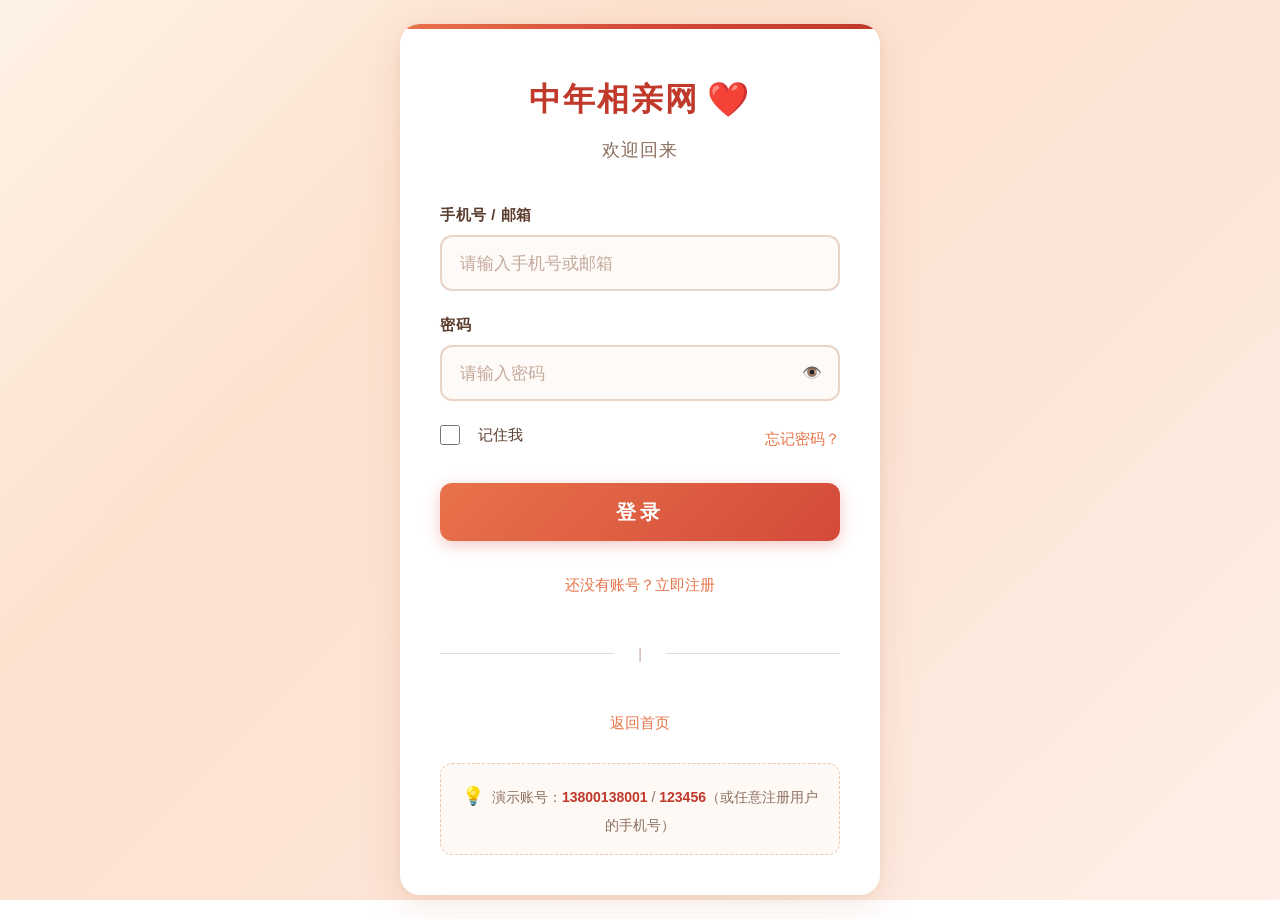
<file: pages/profile-edit.html>
<!DOCTYPE html>
<html lang="zh-CN">
<head>
  <meta charset="UTF-8">
  <meta name="viewport" content="width=device-width, initial-scale=1.0">
  <title>编辑资料 - 中年相亲网</title>

  <link rel="stylesheet" href="../css/variables.css">
  <link rel="stylesheet" href="../css/base.css">
  <link rel="stylesheet" href="../css/components.css">

  <style>
    *, *::before, *::after { box-sizing: border-box; margin: 0; padding: 0; }

    body {
      font-family: var(--font-family-base);
      background-color: var(--color-bg);
      color: var(--color-text-primary);
      min-height: 100vh;
      line-height: var(--line-height-base);
      padding-top: 72px;
    }

    /* Skip Link */
    .skip-link {
      position: absolute; top: -100%; left: var(--space-md);
      z-index: var(--z-tooltip);
      padding: var(--space-sm) var(--space-md);
      background-color: var(--color-primary);
      color: var(--color-text-on-primary);
      font-weight: var(--font-weight-bold);
      font-size: calc(var(--font-size-base) * var(--font-scale));
      border-radius: var(--radius-md);
      text-decoration: none;
      transition: top var(--transition-fast);
    }
    .skip-link:focus { top: var(--space-sm); }

    /* Sticky Header */
    .site-header {
      position: fixed; top: 0; left: 0; right: 0;
      z-index: var(--z-sticky);
      background: var(--color-surface);
      border-bottom: 1px solid var(--color-border-light);
      box-shadow: var(--shadow-sm);
      height: 72px;
    }
    .header-inner {
      display: flex; align-items: center; justify-content: space-between;
      height: 100%;
      max-width: var(--container-wide);
      margin: 0 auto;
      padding: 0 var(--space-lg);
    }
    .header-logo {
      display: flex; align-items: center; gap: var(--space-xs);
      font-size: calc(var(--font-size-xl) * var(--font-scale));
      font-weight: var(--font-weight-bold);
      color: var(--color-primary);
      text-decoration: none; white-space: nowrap; flex-shrink: 0;
    }
    .header-logo:hover { color: var(--color-primary-hover); }

    .main-nav { display: flex; align-items: center; gap: var(--space-xs); list-style: none; }
    .main-nav a {
      display: inline-flex; align-items: center;
      padding: var(--space-sm) var(--space-md);
      font-size: calc(18px * var(--font-scale));
      font-weight: var(--font-weight-medium);
      color: var(--color-text-secondary);
      text-decoration: none;
      border-radius: var(--radius-md);
      min-height: var(--tap-target-min);
      transition: color var(--transition-fast), background-color var(--transition-fast);
      white-space: nowrap;
    }
    .main-nav a:hover { color: var(--color-primary); background-color: var(--color-primary-subtle); }

    /* User Menu */
    .user-menu { position: relative; flex-shrink: 0; }
    .user-menu-trigger {
      display: flex; align-items: center; gap: var(--space-sm);
      padding: var(--space-sm) var(--space-md);
      font-size: calc(18px * var(--font-scale));
      font-weight: var(--font-weight-medium);
      color: var(--color-text-primary);
      background: none; border: none;
      border-radius: var(--radius-md);
      cursor: pointer;
      min-height: var(--tap-target-min);
      transition: background-color var(--transition-fast);
    }
    .user-menu-trigger:hover { background-color: var(--color-bg); }
    .user-menu-trigger .avatar-sm { width: 40px; height: 40px; font-size: calc(18px * var(--font-scale)); }
    .user-menu-trigger .arrow-down { font-size: 12px; color: var(--color-text-tertiary); transition: transform var(--transition-fast); }
    .user-menu.open .user-menu-trigger .arrow-down { transform: rotate(180deg); }
    .user-dropdown {
      display: none; position: absolute; top: calc(100% + 4px); right: 0;
      min-width: 200px; background: var(--color-surface);
      border: 1px solid var(--color-border-light);
      border-radius: var(--radius-md);
      box-shadow: var(--shadow-lg);
      z-index: var(--z-dropdown); overflow: hidden; padding: var(--space-xs) 0;
    }
    .user-menu.open .user-dropdown { display: block; }
    .user-dropdown a, .user-dropdown button {
      display: flex; align-items: center; gap: var(--space-sm);
      width: 100%; padding: var(--space-sm) var(--space-md);
      font-size: calc(var(--font-size-base) * var(--font-scale));
      font-family: var(--font-family-base);
      color: var(--color-text-primary);
      text-decoration: none; background: none; border: none;
      cursor: pointer; text-align: left; min-height: 48px;
      transition: background-color var(--transition-fast);
    }
    .user-dropdown a:hover, .user-dropdown button:hover { background-color: var(--color-bg); }
    .user-dropdown .dropdown-divider { height: 1px; background: var(--color-border-light); margin: var(--space-xs) 0; }
    .user-dropdown .logout-btn { color: var(--color-danger); }

    /* Mobile Nav */
    .mobile-nav-toggle {
      display: none; width: 48px; height: 48px;
      flex-direction: column; align-items: center; justify-content: center;
      gap: 6px; background: none; border: none; cursor: pointer;
      padding: 8px; border-radius: var(--radius-sm);
    }
    .mobile-nav-toggle span { display: block; width: 24px; height: 3px; background: var(--color-text-primary); border-radius: 2px; transition: all var(--transition-fast); }
    .mobile-nav-panel {
      display: none; position: fixed; top: 72px; left: 0; right: 0; bottom: 0;
      background: var(--color-surface); z-index: var(--z-fixed);
      padding: var(--space-lg); overflow-y: auto;
    }
    .mobile-nav-panel.open { display: flex; flex-direction: column; }
    .mobile-nav-panel a {
      display: flex; align-items: center; padding: var(--space-md);
      font-size: calc(var(--font-size-lg) * var(--font-scale));
      color: var(--color-text-primary); text-decoration: none;
      border-radius: var(--radius-md); min-height: 56px;
    }
    .mobile-nav-panel a:hover { background-color: var(--color-bg); }

    /* ========== Main Content ========== */
    .main-content {
      max-width: 780px;
      margin: 0 auto;
      padding: var(--space-lg);
    }

    .page-title {
      font-size: calc(var(--font-size-h2) * var(--font-scale));
      font-weight: var(--font-weight-bold);
      color: var(--color-text-primary);
      margin-bottom: var(--space-md);
      text-align: center;
    }

    /* ========== Profile Completeness Bar ========== */
    .completeness-bar-wrap {
      background: var(--color-surface);
      border-radius: var(--radius-lg);
      padding: var(--space-md) var(--space-lg);
      margin-bottom: var(--space-lg);
      box-shadow: var(--shadow-card);
      display: flex; align-items: center; gap: var(--space-md);
    }
    .completeness-label {
      font-size: calc(var(--font-size-sm) * var(--font-scale));
      font-weight: var(--font-weight-semibold);
      white-space: nowrap;
      color: var(--color-text-secondary);
    }
    .completeness-bar-outer {
      flex: 1;
      height: 12px;
      background: var(--color-bg-alt);
      border-radius: var(--radius-full);
      overflow: hidden;
    }
    .completeness-bar-inner {
      height: 100%;
      background: linear-gradient(90deg, var(--color-primary), var(--color-secondary));
      border-radius: var(--radius-full);
      transition: width var(--transition-slow);
    }
    .completeness-pct {
      font-size: calc(var(--font-size-sm) * var(--font-scale));
      font-weight: var(--font-weight-bold);
      color: var(--color-primary);
      min-width: 40px;
      text-align: right;
    }

    /* ========== Section ========== */
    .edit-section {
      background: var(--color-surface);
      border-radius: var(--radius-xl);
      padding: 0;
      margin-bottom: var(--space-lg);
      box-shadow: var(--shadow-card);
      overflow: hidden;
    }
    .section-header {
      display: flex; align-items: center; justify-content: space-between;
      padding: var(--space-lg);
      cursor: pointer;
      user-select: none;
      transition: background-color var(--transition-fast);
      border-bottom: 1px solid transparent;
    }
    .section-header:hover { background-color: var(--color-surface-hover); }
    .edit-section.collapsed .section-header { border-bottom: none; }
    .section-header h2 {
      font-size: calc(var(--font-size-lg) * var(--font-scale));
      font-weight: var(--font-weight-bold);
      margin: 0;
      display: flex; align-items: center; gap: var(--space-sm);
    }
    .section-header h2 .sec-icon {
      display: inline-flex; align-items: center; justify-content: center;
      width: 40px; height: 40px;
      background: var(--color-primary-light);
      border-radius: var(--radius-md);
      font-size: 20px;
    }
    .section-toggle {
      font-size: calc(var(--font-size-base) * var(--font-scale));
      color: var(--color-text-tertiary);
      transition: transform var(--transition-base);
      background: none; border: none; cursor: pointer;
      width: 40px; height: 40px;
      display: flex; align-items: center; justify-content: center;
    }
    .edit-section.collapsed .section-toggle { transform: rotate(-90deg); }
    .section-body {
      padding: var(--space-lg);
      transition: max-height var(--transition-slow), padding var(--transition-slow);
    }
    .edit-section.collapsed .section-body { display: none; }

    /* ========== Form Styles ========== */
    .form-group {
      margin-bottom: var(--space-lg);
    }
    .form-group:last-child { margin-bottom: 0; }
    .form-label {
      display: block;
      font-size: calc(var(--font-size-base) * var(--font-scale));
      font-weight: var(--font-weight-semibold);
      color: var(--color-text-primary);
      margin-bottom: var(--space-sm);
    }
    .form-label .required {
      color: var(--color-danger);
      margin-left: 4px;
    }
    .form-label .locked {
      display: inline-block;
      font-size: calc(13px * var(--font-scale));
      font-weight: var(--font-weight-normal);
      color: var(--color-text-disabled);
      margin-left: var(--space-sm);
    }
    .form-hint {
      font-size: calc(var(--font-size-xs) * var(--font-scale));
      color: var(--color-text-tertiary);
      margin-top: 4px;
    }
    .form-hint.warning {
      color: var(--color-warning-hover);
    }

    .form-input, .form-select, .form-textarea {
      width: 100%;
      min-height: var(--input-min-height);
      padding: var(--space-sm) var(--space-md);
      font-family: var(--font-family-base);
      font-size: calc(var(--font-size-base) * var(--font-scale));
      border: 2px solid var(--color-border);
      border-radius: var(--radius-input);
      background: var(--color-surface);
      color: var(--color-text-primary);
      transition: border-color var(--transition-fast), box-shadow var(--transition-fast);
    }
    .form-input:focus, .form-select:focus, .form-textarea:focus {
      outline: none;
      border-color: var(--color-border-focus);
      box-shadow: 0 0 0 3px var(--color-primary-light);
    }
    .form-input:disabled, .form-select:disabled {
      background: var(--color-bg);
      color: var(--color-text-disabled);
      cursor: not-allowed;
    }
    .form-textarea {
      min-height: 120px;
      resize: vertical;
      line-height: 1.8;
    }
    .char-counter {
      text-align: right;
      font-size: calc(var(--font-size-xs) * var(--font-scale));
      color: var(--color-text-tertiary);
      margin-top: 4px;
    }
    .char-counter.over { color: var(--color-danger); }

    /* Radio & Checkbox Groups */
    .radio-group, .checkbox-group {
      display: flex; flex-wrap: wrap; gap: var(--space-sm);
    }
    .radio-item, .checkbox-item {
      display: flex; align-items: center; gap: var(--space-xs);
      padding: var(--space-sm) var(--space-md);
      background: var(--color-bg);
      border: 2px solid var(--color-border-light);
      border-radius: var(--radius-md);
      cursor: pointer;
      transition: all var(--transition-fast);
      font-size: calc(var(--font-size-base) * var(--font-scale));
      min-height: 48px;
    }
    .radio-item:hover, .checkbox-item:hover {
      border-color: var(--color-primary);
      background: var(--color-primary-subtle);
    }
    .radio-item input, .checkbox-item input { transform: scale(1.3); margin-right: 4px; }
    .radio-item input:checked + span, .checkbox-item input:checked + span { color: var(--color-primary); font-weight: var(--font-weight-semibold); }
    .radio-item:has(input:checked), .checkbox-item:has(input:checked) {
      border-color: var(--color-primary);
      background: var(--color-primary-light);
    }

    /* Chip select for personality */
    .chip-select {
      display: flex; flex-wrap: wrap; gap: var(--space-sm);
    }
    .chip-option {
      display: inline-flex; align-items: center;
      padding: 8px 20px;
      font-size: calc(var(--font-size-sm) * var(--font-scale));
      background: var(--color-bg);
      border: 2px solid var(--color-border-light);
      border-radius: var(--radius-tag);
      cursor: pointer;
      transition: all var(--transition-fast);
      user-select: none;
      min-height: 44px;
    }
    .chip-option:hover { border-color: var(--color-info); background: var(--color-info-light); }
    .chip-option.selected {
      border-color: var(--color-info);
      background: var(--color-info-light);
      color: var(--color-info);
      font-weight: var(--font-weight-semibold);
    }
    .chip-counter {
      font-size: calc(var(--font-size-xs) * var(--font-scale));
      color: var(--color-text-tertiary);
      margin-top: var(--space-xs);
    }

    /* Hobby Categories */
    .hobby-category {
      margin-bottom: var(--space-md);
    }
    .hobby-category-title {
      font-size: calc(var(--font-size-sm) * var(--font-scale));
      font-weight: var(--font-weight-semibold);
      color: var(--color-text-secondary);
      margin-bottom: var(--space-sm);
    }

    /* Photo Management */
    .photos-grid {
      display: grid;
      grid-template-columns: repeat(3, 1fr);
      gap: var(--space-md);
      margin-bottom: var(--space-lg);
    }
    .photo-thumb {
      position: relative;
      aspect-ratio: 1;
      background: var(--color-bg-alt);
      border: 2px dashed var(--color-border);
      border-radius: var(--radius-lg);
      display: flex; align-items: center; justify-content: center;
      overflow: hidden;
    }
    .photo-thumb.has-photo {
      border-style: solid;
      border-color: var(--color-border-light);
    }
    .photo-thumb img {
      width: 100%; height: 100%;
      object-fit: cover;
    }
    .photo-thumb .photo-initial {
      font-size: calc(40px * var(--font-scale));
      color: var(--color-text-disabled);
    }
    .photo-thumb .photo-actions {
      position: absolute;
      bottom: 0; left: 0; right: 0;
      display: flex;
      background: rgba(0,0,0,0.6);
      padding: 4px;
    }
    .photo-thumb .photo-actions button {
      flex: 1;
      padding: 4px 8px;
      font-size: calc(12px * var(--font-scale));
      font-family: var(--font-family-base);
      color: #fff;
      background: none; border: none;
      cursor: pointer;
      min-height: 32px;
    }
    .photo-thumb .photo-actions button:hover { background: rgba(255,255,255,0.2); }
    .photo-thumb .photo-actions .btn-set-avatar { border-right: 1px solid rgba(255,255,255,0.3); }
    .photo-thumb .photo-actions .btn-delete { color: #ff6b6b; }
    .photo-thumb.is-avatar {
      border-color: var(--color-primary);
      border-width: 3px;
    }
    .photo-thumb .avatar-badge {
      position: absolute;
      top: 8px; left: 8px;
      background: var(--color-primary);
      color: #fff;
      font-size: calc(12px * var(--font-scale));
      font-weight: var(--font-weight-bold);
      padding: 2px 10px;
      border-radius: var(--radius-full);
    }
    .photo-upload-wrap {
      text-align: center;
      margin-bottom: var(--space-md);
    }
    .photo-upload-wrap input[type="file"] { display: none; }

    /* Conditional field */
    .conditional-field {
      margin-top: var(--space-md);
      padding: var(--space-md);
      background: var(--color-bg);
      border-radius: var(--radius-md);
      display: none;
    }
    .conditional-field.visible { display: block; }

    /* Save Button Area */
    .save-area {
      background: var(--color-surface);
      border-radius: var(--radius-xl);
      padding: var(--space-xl);
      box-shadow: var(--shadow-card);
      text-align: center;
    }
    .save-area .btn-save {
      width: 100%;
      min-height: 64px;
      font-size: calc(var(--font-size-lg) * var(--font-scale));
    }

    /* Auto-save toast */
    .auto-save-indicator {
      text-align: center;
      margin-top: var(--space-sm);
      font-size: calc(var(--font-size-xs) * var(--font-scale));
      color: var(--color-success);
    }

    /* ========== Footer ========== */
    .site-footer {
      text-align: center; padding: var(--space-xl) var(--space-md);
      color: var(--color-text-tertiary);
      font-size: calc(var(--font-size-sm) * var(--font-scale));
      border-top: 1px solid var(--color-border-light);
      margin-top: var(--space-xl);
    }

    /* ========== Responsive ========== */
    @media (max-width: 768px) {
      .header-inner { padding: 0 var(--space-md); }
      .main-nav { display: none; }
      .mobile-nav-toggle { display: flex; }
      .main-content { padding: var(--space-md); }
      .photos-grid { grid-template-columns: repeat(2, 1fr); }
      .radio-group, .checkbox-group { flex-direction: column; }
      .radio-item, .checkbox-item { width: 100%; }
    }
    @media (max-width: 576px) {
      .header-logo { font-size: calc(var(--font-size-lg) * var(--font-scale)); }
      .user-menu-trigger .user-menu-name { display: none; }
      .photos-grid { grid-template-columns: 1fr 1fr; }
    }
  </style>
</head>
<body>

  <a href="#main-content" class="skip-link">跳转到主要内容</a>

  <!-- ========== Header ========== -->
  <header class="site-header" role="banner">
    <div class="header-inner">
      <a href="dashboard.html" class="header-logo" aria-label="中年相亲网首页">
        中年相亲网 ❤️
      </a>
      <nav aria-label="主导航">
        <ul class="main-nav" id="mainNav">
          <li><a href="dashboard.html">🏠 首页</a></li>
          <li><a href="search.html">🔍 搜索</a></li>
          <li><a href="matches.html">💝 推荐</a></li>
          <li><a href="chat.html">💬 消息</a></li>
          <li><a href="groups.html">👥 群组</a></li>
          <li><a href="events.html">📅 活动</a></li>
        </ul>
      </nav>
      <button class="mobile-nav-toggle" id="mobileNavToggle" aria-label="打开菜单" aria-expanded="false">
        <span></span><span></span><span></span>
      </button>
      <div class="user-menu" id="userMenu">
        <button class="user-menu-trigger" id="userMenuTrigger" aria-haspopup="true" aria-expanded="false">
          <span class="avatar avatar-sm" id="headerAvatar" style="background-color: #D45161; color: #fff;">我</span>
          <span class="user-menu-name" id="headerUserName">用户</span>
          <span class="arrow-down">▼</span>
        </button>
        <div class="user-dropdown" id="userDropdown" role="menu">
          <a href="profile.html" role="menuitem">👤 我的资料</a>
          <a href="profile-edit.html" role="menuitem">✏️ 编辑资料</a>
          <a href="privacy.html" role="menuitem">🔒 隐私设置</a>
          <div class="dropdown-divider"></div>
          <button class="logout-btn" id="logoutBtn" role="menuitem">🚪 退出登录</button>
        </div>
      </div>
    </div>
  </header>

  <!-- Mobile Nav Panel -->
  <div class="mobile-nav-panel" id="mobileNavPanel">
    <a href="dashboard.html">🏠 首页</a>
    <a href="search.html">🔍 搜索</a>
    <a href="matches.html">💝 推荐</a>
    <a href="chat.html">💬 消息</a>
    <a href="groups.html">👥 群组</a>
    <a href="events.html">📅 活动</a>
    <hr>
    <a href="profile.html">👤 我的资料</a>
    <a href="profile-edit.html">✏️ 编辑资料</a>
    <a href="privacy.html">🔒 隐私设置</a>
    <a href="#" id="mobileLogoutBtn" style="color: var(--color-danger);">🚪 退出登录</a>
  </div>

  <!-- ========== Main Content ========== -->
  <main class="main-content" id="main-content">

    <h1 class="page-title">编辑个人资料</h1>

    <!-- Profile Completeness -->
    <div class="completeness-bar-wrap">
      <span class="completeness-label">资料完整度</span>
      <div class="completeness-bar-outer">
        <div class="completeness-bar-inner" id="completenessBar" style="width:0%"></div>
      </div>
      <span class="completeness-pct" id="completenessPct">0%</span>
    </div>

    <!-- Section 1: Basic Info -->
    <div class="edit-section" id="section1">
      <div class="section-header" onclick="toggleSection('section1')">
        <h2><span class="sec-icon">📋</span> 基本信息</h2>
        <span class="section-toggle">▼</span>
      </div>
      <div class="section-body">
        <div class="form-group">
          <label class="form-label">姓名 <span class="required">*</span></label>
          <input type="text" class="form-input" id="editName" placeholder="您的姓名">
        </div>
        <div class="form-group">
          <label class="form-label">性别 <span class="required">*</span> <span class="locked">一经设定不可修改</span></label>
          <div class="radio-group" id="editGenderGroup">
            <label class="radio-item"><input type="radio" name="gender" value="男" disabled> <span>男</span></label>
            <label class="radio-item"><input type="radio" name="gender" value="女" disabled> <span>女</span></label>
          </div>
        </div>
        <div class="form-group">
          <label class="form-label">出生日期 <span class="required">*</span> <span class="locked">出生日期一经设定不可修改</span></label>
          <input type="date" class="form-input" id="editBirthDate" disabled>
        </div>
        <div class="form-group">
          <label class="form-label">手机号 <span class="locked">手机号不可修改</span></label>
          <input type="text" class="form-input" id="editPhone" disabled>
        </div>
        <div class="form-group">
          <label class="form-label">邮箱</label>
          <input type="email" class="form-input" id="editEmail" placeholder="您的邮箱地址">
        </div>
        <div class="form-group">
          <label class="form-label">所在省份</label>
          <select class="form-select" id="editProvince">
            <option value="">请选择省份</option>
          </select>
        </div>
        <div class="form-group">
          <label class="form-label">所在城市</label>
          <input type="text" class="form-input" id="editCity" placeholder="请输入所在城市">
        </div>
        <div class="form-group">
          <label class="form-label">所在区县</label>
          <input type="text" class="form-input" id="editDistrict" placeholder="请输入所在区县（选填）">
        </div>
      </div>
    </div>

    <!-- Section 2: Personal Details -->
    <div class="edit-section" id="section2">
      <div class="section-header" onclick="toggleSection('section2')">
        <h2><span class="sec-icon">👤</span> 个人详情</h2>
        <span class="section-toggle">▼</span>
      </div>
      <div class="section-body">
        <div class="form-group">
          <label class="form-label">身高 (cm)</label>
          <input type="number" class="form-input" id="editHeight" placeholder="例如：170" min="130" max="220">
          <div class="form-hint">请输入130-220之间的数值</div>
        </div>
        <div class="form-group">
          <label class="form-label">体重 (kg)</label>
          <input type="number" class="form-input" id="editWeight" placeholder="例如：65" min="30" max="200">
        </div>
        <div class="form-group">
          <label class="form-label">学历</label>
          <select class="form-select" id="editEducation">
            <option value="">请选择学历</option>
            <option value="高中及以下">高中及以下</option>
            <option value="中专">中专</option>
            <option value="大专">大专</option>
            <option value="本科">本科</option>
            <option value="硕士">硕士</option>
            <option value="博士">博士</option>
          </select>
        </div>
        <div class="form-group">
          <label class="form-label">职业</label>
          <input type="text" class="form-input" id="editOccupation" placeholder="例如：教师、工程师、医生">
        </div>
        <div class="form-group">
          <label class="form-label">月收入</label>
          <div class="radio-group">
            <label class="radio-item"><input type="radio" name="income" value="3000以下"> <span>3000以下</span></label>
            <label class="radio-item"><input type="radio" name="income" value="3000-5000"> <span>3000-5000</span></label>
            <label class="radio-item"><input type="radio" name="income" value="5000-8000"> <span>5000-8000</span></label>
            <label class="radio-item"><input type="radio" name="income" value="8000-10000"> <span>8000-10000</span></label>
            <label class="radio-item"><input type="radio" name="income" value="10000-15000"> <span>10000-15000</span></label>
            <label class="radio-item"><input type="radio" name="income" value="15000-20000"> <span>15000-20000</span></label>
            <label class="radio-item"><input type="radio" name="income" value="20000以上"> <span>20000以上</span></label>
          </div>
        </div>
        <div class="form-group">
          <label class="form-label">婚姻状况 <span class="required">*</span></label>
          <div class="radio-group">
            <label class="radio-item"><input type="radio" name="maritalStatus" value="未婚"> <span>未婚</span></label>
            <label class="radio-item"><input type="radio" name="maritalStatus" value="离异"> <span>离异</span></label>
            <label class="radio-item"><input type="radio" name="maritalStatus" value="丧偶"> <span>丧偶</span></label>
          </div>
        </div>
        <div class="form-group">
          <label class="form-label">有无子女</label>
          <div class="radio-group">
            <label class="radio-item"><input type="radio" name="hasChildren" value="no" onchange="toggleChildrenField(false)"> <span>无子女</span></label>
            <label class="radio-item"><input type="radio" name="hasChildren" value="yes" onchange="toggleChildrenField(true)"> <span>有子女</span></label>
          </div>
        </div>
        <div class="conditional-field" id="childrenField">
          <div class="form-group">
            <label class="form-label">子女情况说明</label>
            <input type="text" class="form-input" id="editChildrenDetails" placeholder="例如：有一个女儿，上初中">
          </div>
        </div>
      </div>
    </div>

    <!-- Section 3: Hobbies & Personality -->
    <div class="edit-section" id="section3">
      <div class="section-header" onclick="toggleSection('section3')">
        <h2><span class="sec-icon">🌟</span> 兴趣爱好</h2>
        <span class="section-toggle">▼</span>
      </div>
      <div class="section-body">
        <div class="hobby-category">
          <div class="hobby-category-title">🏃 运动健身</div>
          <div class="checkbox-group" data-hobby-group="sports">
            <label class="checkbox-item"><input type="checkbox" name="hobbies" value="跑步"> <span>跑步</span></label>
            <label class="checkbox-item"><input type="checkbox" name="hobbies" value="游泳"> <span>游泳</span></label>
            <label class="checkbox-item"><input type="checkbox" name="hobbies" value="太极拳"> <span>太极拳</span></label>
            <label class="checkbox-item"><input type="checkbox" name="hobbies" value="瑜伽"> <span>瑜伽</span></label>
            <label class="checkbox-item"><input type="checkbox" name="hobbies" value="羽毛球"> <span>羽毛球</span></label>
            <label class="checkbox-item"><input type="checkbox" name="hobbies" value="广场舞"> <span>广场舞</span></label>
            <label class="checkbox-item"><input type="checkbox" name="hobbies" value="登山"> <span>登山</span></label>
            <label class="checkbox-item"><input type="checkbox" name="hobbies" value="骑行"> <span>骑行</span></label>
            <label class="checkbox-item"><input type="checkbox" name="hobbies" value="钓鱼"> <span>钓鱼</span></label>
            <label class="checkbox-item"><input type="checkbox" name="hobbies" value="高尔夫"> <span>高尔夫</span></label>
          </div>
        </div>
        <div class="hobby-category">
          <div class="hobby-category-title">🎨 文化艺术</div>
          <div class="checkbox-group" data-hobby-group="culture">
            <label class="checkbox-item"><input type="checkbox" name="hobbies" value="阅读"> <span>阅读</span></label>
            <label class="checkbox-item"><input type="checkbox" name="hobbies" value="书法"> <span>书法</span></label>
            <label class="checkbox-item"><input type="checkbox" name="hobbies" value="绘画"> <span>绘画</span></label>
            <label class="checkbox-item"><input type="checkbox" name="hobbies" value="摄影"> <span>摄影</span></label>
            <label class="checkbox-item"><input type="checkbox" name="hobbies" value="音乐"> <span>音乐</span></label>
            <label class="checkbox-item"><input type="checkbox" name="hobbies" value="茶道"> <span>茶道</span></label>
            <label class="checkbox-item"><input type="checkbox" name="hobbies" value="下棋"> <span>下棋</span></label>
            <label class="checkbox-item"><input type="checkbox" name="hobbies" value="看电影"> <span>看电影</span></label>
          </div>
        </div>
        <div class="hobby-category">
          <div class="hobby-category-title">🏡 生活休闲</div>
          <div class="checkbox-group" data-hobby-group="lifestyle">
            <label class="checkbox-item"><input type="checkbox" name="hobbies" value="烹饪"> <span>烹饪</span></label>
            <label class="checkbox-item"><input type="checkbox" name="hobbies" value="园艺"> <span>园艺</span></label>
            <label class="checkbox-item"><input type="checkbox" name="hobbies" value="旅游"> <span>旅游</span></label>
            <label class="checkbox-item"><input type="checkbox" name="hobbies" value="养宠物"> <span>养宠物</span></label>
            <label class="checkbox-item"><input type="checkbox" name="hobbies" value="烘焙"> <span>烘焙</span></label>
            <label class="checkbox-item"><input type="checkbox" name="hobbies" value="美食"> <span>美食</span></label>
            <label class="checkbox-item"><input type="checkbox" name="hobbies" value="收藏"> <span>收藏</span></label>
          </div>
        </div>

        <div class="form-group" style="margin-top: var(--space-lg);">
          <label class="form-label">💭 性格特征（最多选4个）</label>
          <div class="chip-select" id="personalityChips">
            <span class="chip-option" data-value="稳重">稳重</span>
            <span class="chip-option" data-value="开朗">开朗</span>
            <span class="chip-option" data-value="温柔">温柔</span>
            <span class="chip-option" data-value="幽默">幽默</span>
            <span class="chip-option" data-value="独立">独立</span>
            <span class="chip-option" data-value="顾家">顾家</span>
            <span class="chip-option" data-value="贤惠">贤惠</span>
            <span class="chip-option" data-value="成熟">成熟</span>
            <span class="chip-option" data-value="细心">细心</span>
            <span class="chip-option" data-value="善良">善良</span>
            <span class="chip-option" data-value="勤快">勤快</span>
            <span class="chip-option" data-value="大方">大方</span>
            <span class="chip-option" data-value="知性">知性</span>
            <span class="chip-option" data-value="文静">文静</span>
            <span class="chip-option" data-value="传统">传统</span>
            <span class="chip-option" data-value="有涵养">有涵养</span>
            <span class="chip-option" data-value="实在">实在</span>
            <span class="chip-option" data-value="能干">能干</span>
          </div>
          <div class="chip-counter">已选：<span id="personalityCount">0</span> / 4</div>
          <input type="hidden" id="editPersonality" value="">
        </div>
      </div>
    </div>

    <!-- Section 4: Self-intro & Partner Requirements -->
    <div class="edit-section" id="section4">
      <div class="section-header" onclick="toggleSection('section4')">
        <h2><span class="sec-icon">💝</span> 自我介绍与择偶要求</h2>
        <span class="section-toggle">▼</span>
      </div>
      <div class="section-body">
        <div class="form-group">
          <label class="form-label">自我介绍 <span class="required">*</span></label>
          <textarea class="form-textarea" id="editSelfIntro" placeholder="介绍一下自己，让更多人了解您...（至少20个字）" maxlength="500"></textarea>
          <div class="char-counter"><span id="selfIntroCount">0</span> / 500</div>
        </div>
        <div class="form-group">
          <label class="form-label">期望对方年龄范围</label>
          <div style="display:flex; gap:var(--space-md); align-items:center;">
            <select class="form-select" id="editPartnerAgeMin" style="flex:1;">
              <option value="">最小年龄</option>
            </select>
            <span style="font-size:calc(var(--font-size-lg)*var(--font-scale));color:var(--color-text-tertiary);">—</span>
            <select class="form-select" id="editPartnerAgeMax" style="flex:1;">
              <option value="">最大年龄</option>
            </select>
            <span>岁</span>
          </div>
        </div>
        <div class="form-group">
          <label class="form-label">期望对方学历</label>
          <div class="checkbox-group">
            <label class="checkbox-item"><input type="checkbox" name="partnerEducation" value="高中及以上"> <span>高中及以上</span></label>
            <label class="checkbox-item"><input type="checkbox" name="partnerEducation" value="大专及以上"> <span>大专及以上</span></label>
            <label class="checkbox-item"><input type="checkbox" name="partnerEducation" value="本科及以上"> <span>本科及以上</span></label>
            <label class="checkbox-item"><input type="checkbox" name="partnerEducation" value="不限"> <span>不限</span></label>
          </div>
        </div>
        <div class="form-group">
          <label class="form-label">期望对方收入</label>
          <select class="form-select" id="editPartnerIncome">
            <option value="">请选择</option>
            <option value="不限">不限</option>
            <option value="3000以上">3000以上</option>
            <option value="5000以上">5000以上</option>
            <option value="8000以上">8000以上</option>
            <option value="10000以上">10000以上</option>
            <option value="15000以上">15000以上</option>
          </select>
        </div>
        <div class="form-group">
          <label class="form-label">可接受婚姻状况</label>
          <div class="checkbox-group">
            <label class="checkbox-item"><input type="checkbox" name="partnerMaritalPref" value="未婚"> <span>未婚</span></label>
            <label class="checkbox-item"><input type="checkbox" name="partnerMaritalPref" value="离异"> <span>离异</span></label>
            <label class="checkbox-item"><input type="checkbox" name="partnerMaritalPref" value="丧偶"> <span>丧偶</span></label>
            <label class="checkbox-item"><input type="checkbox" name="partnerMaritalPref" value="不限"> <span>不限</span></label>
          </div>
        </div>
        <div class="form-group">
          <label class="form-label">择偶要求描述</label>
          <textarea class="form-textarea" id="editPartnerRequirements" placeholder="对理想伴侣的具体要求..." maxlength="300"></textarea>
          <div class="char-counter"><span id="partnerReqCount">0</span> / 300</div>
        </div>
      </div>
    </div>

    <!-- Section 5: Photo Management -->
    <div class="edit-section" id="section5">
      <div class="section-header" onclick="toggleSection('section5')">
        <h2><span class="sec-icon">📷</span> 照片管理</h2>
        <span class="section-toggle">▼</span>
      </div>
      <div class="section-body">
        <div class="form-hint" style="margin-bottom: var(--space-md);">最多可上传6张照片，第一张将作为头像展示</div>
        <div class="photos-grid" id="photosGrid">
          <!-- Filled by JS -->
        </div>
        <div class="photo-upload-wrap">
          <input type="file" id="photoFileInput" accept="image/*" onchange="handlePhotoUpload(event)">
          <button class="btn btn-outline" onclick="document.getElementById('photoFileInput').click()" id="uploadPhotoBtn">
            📷 上传照片
          </button>
        </div>
      </div>
    </div>

    <!-- Save Button -->
    <div class="save-area">
      <button class="btn btn-primary btn-save" id="saveBtn" onclick="saveProfile()">
        💾 保存修改
      </button>
      <div class="auto-save-indicator" id="autoSaveIndicator"></div>
    </div>

  </main>

  <footer class="site-footer">
    <p>❤️ 中年相亲网 — 帮您找到人生第二段幸福</p>
    <p style="margin-top: 4px;">© 2026 中年相亲网 版权所有</p>
  </footer>

  <!-- Common JS -->
  <script src="../js/utils.js"></script>
  <script src="../js/store.js"></script>
  <script src="../js/auth.js"></script>
  <script src="../js/match.js"></script>
  <script src="../data/seed-data.js"></script>

  <script>
  (function () {
    'use strict';

    // =========================================================================
    // 1. Auth Guard
    // =========================================================================
    if (!Auth.requireAuth('profile-edit.html')) {
      return;
    }

    var currentUser = Store.getCurrentUser();
    var currentProfile = Store.getProfile(currentUser.id);
    var avatarColors = ['#D45161', '#E8A87C', '#5B8C5A', '#4A7FB5', '#E09F3E', '#C44A58', '#6B5B9E', '#3D8B7E'];

    // Photos state (in memory)
    var photos = [];
    if (currentProfile && Array.isArray(currentProfile.photos)) {
      photos = currentProfile.photos.slice();
    }
    var selectedPersonalities = [];
    if (currentProfile && Array.isArray(currentProfile.personality)) {
      selectedPersonalities = currentProfile.personality.slice();
    }

    // =========================================================================
    // 2. Header
    // =========================================================================
    function initHeader() {
      var userName = currentUser.name || '用户';
      var initial = userName.charAt(0);
      document.getElementById('headerUserName').textContent = userName;
      var avatarEl = document.getElementById('headerAvatar');
      avatarEl.textContent = initial;
      var colorIndex = 0;
      if (currentUser.id) {
        for (var i = 0; i < currentUser.id.length; i++) {
          colorIndex += currentUser.id.charCodeAt(i);
        }
        colorIndex = colorIndex % avatarColors.length;
      }
      avatarEl.style.backgroundColor = avatarColors[colorIndex];
    }

    function initUserMenu() {
      var menu = document.getElementById('userMenu');
      var trigger = document.getElementById('userMenuTrigger');
      var dropdown = document.getElementById('userDropdown');
      trigger.addEventListener('click', function (e) {
        e.stopPropagation();
        var isOpen = menu.classList.contains('open');
        if (isOpen) { menu.classList.remove('open'); trigger.setAttribute('aria-expanded', 'false'); }
        else { menu.classList.add('open'); trigger.setAttribute('aria-expanded', 'true'); }
      });
      document.addEventListener('click', function () {
        menu.classList.remove('open'); trigger.setAttribute('aria-expanded', 'false');
      });
      dropdown.addEventListener('click', function (e) { e.stopPropagation(); });
      document.getElementById('logoutBtn').addEventListener('click', function () { Auth.logout(); });
      var ml = document.getElementById('mobileLogoutBtn');
      if (ml) { ml.addEventListener('click', function (e) { e.preventDefault(); Auth.logout(); }); }
    }

    function initMobileNav() {
      var toggle = document.getElementById('mobileNavToggle');
      var panel = document.getElementById('mobileNavPanel');
      toggle.addEventListener('click', function () {
        var isOpen = panel.classList.contains('open');
        if (isOpen) { panel.classList.remove('open'); toggle.setAttribute('aria-expanded', 'false'); toggle.setAttribute('aria-label', '打开菜单'); }
        else { panel.classList.add('open'); toggle.setAttribute('aria-expanded', 'true'); toggle.setAttribute('aria-label', '关闭菜单'); }
      });
    }

    // =========================================================================
    // 3. Province List
    // =========================================================================
    var provinces = [
      '北京市','天津市','上海市','重庆市',
      '河北省','山西省','辽宁省','吉林省','黑龙江省',
      '江苏省','浙江省','安徽省','福建省','江西省','山东省',
      '河南省','湖北省','湖南省','广东省','海南省',
      '四川省','贵州省','云南省','陕西省','甘肃省','青海省',
      '台湾省','内蒙古自治区','广西壮族自治区','西藏自治区','宁夏回族自治区','新疆维吾尔自治区',
      '香港特别行政区','澳门特别行政区'
    ];

    function populateProvinceSelect() {
      var sel = document.getElementById('editProvince');
      for (var i = 0; i < provinces.length; i++) {
        var opt = document.createElement('option');
        opt.value = provinces[i];
        opt.textContent = provinces[i];
        sel.appendChild(opt);
      }
    }

    function populateAgeSelects() {
      var minSel = document.getElementById('editPartnerAgeMin');
      var maxSel = document.getElementById('editPartnerAgeMax');
      for (var age = 25; age <= 80; age++) {
        var opt1 = document.createElement('option');
        opt1.value = age;
        opt1.textContent = age;
        minSel.appendChild(opt1);
        var opt2 = document.createElement('option');
        opt2.value = age;
        opt2.textContent = age;
        maxSel.appendChild(opt2);
      }
    }

    // =========================================================================
    // 4. Pre-fill Form
    // =========================================================================
    function prefillForm() {
      // Basic info
      if (currentUser.name) document.getElementById('editName').value = currentUser.name;
      if (currentUser.gender) {
        var genderRadios = document.querySelectorAll('input[name="gender"]');
        for (var i = 0; i < genderRadios.length; i++) {
          if (genderRadios[i].value === currentUser.gender) {
            genderRadios[i].checked = true;
            genderRadios[i].disabled = true;
          }
        }
      }
      if (currentUser.birthDate) document.getElementById('editBirthDate').value = currentUser.birthDate;
      if (currentUser.phone) document.getElementById('editPhone').value = currentUser.phone;
      if (currentUser.email) document.getElementById('editEmail').value = currentUser.email;
      if (currentUser.location) {
        if (currentUser.location.province) document.getElementById('editProvince').value = currentUser.location.province;
        if (currentUser.location.city) document.getElementById('editCity').value = currentUser.location.city;
        if (currentUser.location.district) document.getElementById('editDistrict').value = currentUser.location.district;
      }

      // Personal details
      if (currentProfile) {
        if (currentProfile.height) document.getElementById('editHeight').value = currentProfile.height;
        if (currentProfile.weight) document.getElementById('editWeight').value = currentProfile.weight;
        if (currentProfile.education) document.getElementById('editEducation').value = currentProfile.education;
        if (currentProfile.occupation) document.getElementById('editOccupation').value = currentProfile.occupation;
        if (currentProfile.incomeRange || currentProfile.income) {
          var inc = currentProfile.incomeRange || currentProfile.income;
          var incRadios = document.querySelectorAll('input[name="income"]');
          for (var j = 0; j < incRadios.length; j++) {
            if (incRadios[j].value === inc) { incRadios[j].checked = true; break; }
          }
        }
        if (currentProfile.maritalStatus) {
          var msRadios = document.querySelectorAll('input[name="maritalStatus"]');
          for (var k = 0; k < msRadios.length; k++) {
            if (msRadios[k].value === currentProfile.maritalStatus) { msRadios[k].checked = true; break; }
          }
        }
        if (currentProfile.hasChildren) {
          var hcYes = document.querySelector('input[name="hasChildren"][value="yes"]');
          if (hcYes) { hcYes.checked = true; toggleChildrenField(true); }
          if (currentProfile.childrenDetails) {
            document.getElementById('editChildrenDetails').value = currentProfile.childrenDetails;
          }
        } else if (currentProfile.hasChildren === false) {
          var hcNo = document.querySelector('input[name="hasChildren"][value="no"]');
          if (hcNo) { hcNo.checked = true; }
        }

        // Hobbies
        if (currentProfile.hobbies && currentProfile.hobbies.length > 0) {
          var hobbyCheckboxes = document.querySelectorAll('input[name="hobbies"]');
          for (var h = 0; h < hobbyCheckboxes.length; h++) {
            if (currentProfile.hobbies.indexOf(hobbyCheckboxes[h].value) !== -1) {
              hobbyCheckboxes[h].checked = true;
            }
          }
        }

        // Personality
        if (currentProfile.personality && currentProfile.personality.length > 0) {
          selectedPersonalities = currentProfile.personality.slice();
          updatePersonalityChips();
        }

        // Self-intro & partner
        if (currentProfile.selfIntro) document.getElementById('editSelfIntro').value = currentProfile.selfIntro;
        if (currentProfile.partnerAgeMin) document.getElementById('editPartnerAgeMin').value = currentProfile.partnerAgeMin;
        if (currentProfile.partnerAgeMax) document.getElementById('editPartnerAgeMax').value = currentProfile.partnerAgeMax;
        if (currentProfile.partnerEducation) {
          var peValues = currentProfile.partnerEducation.split(',').map(function (s) { return s.trim(); });
          var peCheckboxes = document.querySelectorAll('input[name="partnerEducation"]');
          for (var p = 0; p < peCheckboxes.length; p++) {
            if (peValues.indexOf(peCheckboxes[p].value) !== -1) { peCheckboxes[p].checked = true; }
          }
        }
        if (currentProfile.partnerIncome) document.getElementById('editPartnerIncome').value = currentProfile.partnerIncome;
        if (currentProfile.partnerMaritalPref) {
          var pmValues = currentProfile.partnerMaritalPref.split(',').map(function (s) { return s.trim(); });
          var pmCheckboxes = document.querySelectorAll('input[name="partnerMaritalPref"]');
          for (var q = 0; q < pmCheckboxes.length; q++) {
            if (pmValues.indexOf(pmCheckboxes[q].value) !== -1) { pmCheckboxes[q].checked = true; }
          }
        }
        if (currentProfile.partnerRequirements) document.getElementById('editPartnerRequirements').value = currentProfile.partnerRequirements;
      }

      // Update counters
      updateSelfIntroCounter();
      updatePartnerReqCounter();
      updateCompleteness();
    }

    // =========================================================================
    // 5. Personality Chips
    // =========================================================================
    function initPersonalityChips() {
      var chips = document.querySelectorAll('#personalityChips .chip-option');
      for (var i = 0; i < chips.length; i++) {
        chips[i].addEventListener('click', function () {
          var val = this.getAttribute('data-value');
          if (this.classList.contains('selected')) {
            this.classList.remove('selected');
            var idx = selectedPersonalities.indexOf(val);
            if (idx !== -1) selectedPersonalities.splice(idx, 1);
          } else {
            if (selectedPersonalities.length >= 4) {
              showToast('最多只能选择4个性格特征', 'warning');
              return;
            }
            this.classList.add('selected');
            selectedPersonalities.push(val);
          }
          document.getElementById('editPersonality').value = selectedPersonalities.join(',');
          document.getElementById('personalityCount').textContent = selectedPersonalities.length;
          updateCompleteness();
        });
      }
    }

    function updatePersonalityChips() {
      var chips = document.querySelectorAll('#personalityChips .chip-option');
      for (var i = 0; i < chips.length; i++) {
        var val = chips[i].getAttribute('data-value');
        if (selectedPersonalities.indexOf(val) !== -1) {
          chips[i].classList.add('selected');
        } else {
          chips[i].classList.remove('selected');
        }
      }
      document.getElementById('editPersonality').value = selectedPersonalities.join(',');
      document.getElementById('personalityCount').textContent = selectedPersonalities.length;
    }

    // =========================================================================
    // 6. Photo Management
    // =========================================================================
    function renderPhotos() {
      var grid = document.getElementById('photosGrid');
      var html = '';
      var maxPhotos = 6;

      for (var i = 0; i < maxPhotos; i++) {
        if (i < photos.length) {
          var isAvatar = (i === 0);
          html += '<div class="photo-thumb has-photo' + (isAvatar ? ' is-avatar' : '') + '">';
          html += '<img src="' + escapeHtml(photos[i]) + '" alt="照片' + (i+1) + '">';
          if (isAvatar) {
            html += '<div class="avatar-badge">头像</div>';
          }
          html += '<div class="photo-actions">';
          if (!isAvatar) {
            html += '<button class="btn-set-avatar" onclick="setAsAvatar(' + i + ')">设为头像</button>';
          }
          html += '<button class="btn-delete" onclick="deletePhoto(' + i + ')">删除</button>';
          html += '</div>';
          html += '</div>';
        } else {
          html += '<div class="photo-thumb">';
          html += '<span class="photo-initial">📷</span>';
          html += '</div>';
        }
      }

      grid.innerHTML = html;
      // Update upload button state
      var uploadBtn = document.getElementById('uploadPhotoBtn');
      if (photos.length >= maxPhotos) {
        uploadBtn.disabled = true;
        uploadBtn.textContent = '📷 已达上限（6张）';
      } else {
        uploadBtn.disabled = false;
        uploadBtn.textContent = '📷 上传照片';
      }
    }

    window.handlePhotoUpload = function (event) {
      var file = event.target.files[0];
      if (!file) return;
      if (photos.length >= 6) {
        showToast('最多只能上传6张照片', 'warning');
        return;
      }
      if (!file.type.match(/^image\//)) {
        showToast('请选择图片文件', 'error');
        return;
      }
      var reader = new FileReader();
      reader.onload = function (e) {
        photos.push(e.target.result);
        renderPhotos();
        updateCompleteness();
        showToast('照片上传成功', 'success');
      };
      reader.readAsDataURL(file);
      event.target.value = '';
    };

    window.setAsAvatar = function (index) {
      if (index <= 0 || index >= photos.length) return;
      var avatar = photos.splice(index, 1)[0];
      photos.unshift(avatar);
      renderPhotos();
      showToast('头像设置成功', 'success');
    };

    window.deletePhoto = function (index) {
      if (!confirm('确认删除这张照片吗？')) return;
      photos.splice(index, 1);
      renderPhotos();
      updateCompleteness();
      showToast('照片已删除', 'info');
    };

    // =========================================================================
    // 7. Conditional Fields
    // =========================================================================
    window.toggleChildrenField = function (show) {
      var field = document.getElementById('childrenField');
      if (show) { field.classList.add('visible'); }
      else { field.classList.remove('visible'); }
    };

    window.toggleSection = function (sectionId) {
      var section = document.getElementById(sectionId);
      section.classList.toggle('collapsed');
    };

    // =========================================================================
    // 8. Character Counters
    // =========================================================================
    function updateSelfIntroCounter() {
      var val = document.getElementById('editSelfIntro').value;
      var count = val.length;
      document.getElementById('selfIntroCount').textContent = count;
      var counter = document.getElementById('selfIntroCount').parentElement;
      if (count > 500) { counter.classList.add('over'); }
      else { counter.classList.remove('over'); }
    }

    function updatePartnerReqCounter() {
      var val = document.getElementById('editPartnerRequirements').value;
      var count = val.length;
      document.getElementById('partnerReqCount').textContent = count;
      var counter = document.getElementById('partnerReqCount').parentElement;
      if (count > 300) { counter.classList.add('over'); }
      else { counter.classList.remove('over'); }
    }

    document.getElementById('editSelfIntro').addEventListener('input', function () {
      updateSelfIntroCounter();
      updateCompleteness();
    });
    document.getElementById('editPartnerRequirements').addEventListener('input', function () {
      updatePartnerReqCounter();
      updateCompleteness();
    });

    // =========================================================================
    // 9. Completeness Calculation
    // =========================================================================
    function updateCompleteness() {
      var fields = [
        { el: 'editName', weight: 1 },
        { el: null, weight: 1, check: function () { return currentUser && !!currentUser.gender; } },
        { el: null, weight: 1, check: function () { return currentUser && !!currentUser.birthDate; } },
        { el: 'editProvince', weight: 1 },
        { el: 'editCity', weight: 1 },
        { el: 'editHeight', weight: 1 },
        { el: 'editWeight', weight: 0.5 },
        { el: 'editEducation', weight: 1 },
        { el: 'editOccupation', weight: 1 },
        { el: null, weight: 1, check: function () { return !!document.querySelector('input[name="income"]:checked'); } },
        { el: null, weight: 1, check: function () { return !!document.querySelector('input[name="maritalStatus"]:checked'); } },
        { el: null, weight: 0.5, check: function () { return !!document.querySelector('input[name="hasChildren"]:checked'); } },
        { el: null, weight: 1, check: function () { return document.querySelectorAll('input[name="hobbies"]:checked').length > 0; } },
        { el: null, weight: 1, check: function () { return selectedPersonalities.length > 0; } },
        { el: 'editSelfIntro', weight: 1.5, check: function () { return document.getElementById('editSelfIntro').value.length >= 10; } },
        { el: null, weight: 0.5, check: function () { return photos.length > 0; } },
        { el: 'editPartnerAgeMin', weight: 0.5 },
        { el: 'editPartnerAgeMax', weight: 0.5 },
        { el: 'editPartnerIncome', weight: 0.5 },
        { el: 'editPartnerRequirements', weight: 0.5, check: function () { return document.getElementById('editPartnerRequirements').value.length > 0; } }
      ];

      var totalWeight = 0;
      var earnedWeight = 0;
      for (var i = 0; i < fields.length; i++) {
        totalWeight += fields[i].weight;
        var f = fields[i];
        if (f.check) {
          if (f.check()) earnedWeight += f.weight;
        } else {
          var el = document.getElementById(f.el);
          if (el && el.value && el.value.trim()) earnedWeight += f.weight;
        }
      }

      var pct = Math.round((earnedWeight / totalWeight) * 100);
      document.getElementById('completenessBar').style.width = pct + '%';
      document.getElementById('completenessPct').textContent = pct + '%';
    }

    // Add listeners for completeness updates
    function addCompletenessListeners() {
      var inputs = document.querySelectorAll('.form-input, .form-select, .form-textarea');
      for (var i = 0; i < inputs.length; i++) {
        inputs[i].addEventListener('input', updateCompleteness);
        inputs[i].addEventListener('change', updateCompleteness);
      }
      var radios = document.querySelectorAll('input[type="radio"], input[type="checkbox"]');
      for (var j = 0; j < radios.length; j++) {
        radios[j].addEventListener('change', updateCompleteness);
      }
    }

    // =========================================================================
    // 10. Save Profile
    // =========================================================================
    window.saveProfile = function () {
      // Validate
      var name = document.getElementById('editName').value.trim();
      if (!name || name.length < 2) {
        showToast('请输入您的姓名（至少2个字符）', 'error');
        document.getElementById('editName').focus();
        return;
      }

      var selfIntro = document.getElementById('editSelfIntro').value.trim();
      if (selfIntro.length < 10) {
        showToast('自我介绍至少需要10个字符', 'error');
        document.getElementById('editSelfIntro').focus();
        return;
      }

      var saveBtn = document.getElementById('saveBtn');
      saveBtn.disabled = true;
      saveBtn.textContent = '⏳ 保存中...';

      // Collect form data
      var province = document.getElementById('editProvince').value;
      var city = document.getElementById('editCity').value.trim();
      var district = document.getElementById('editDistrict').value.trim();

      var incomeRadio = document.querySelector('input[name="income"]:checked');
      var income = incomeRadio ? incomeRadio.value : '';

      var msRadio = document.querySelector('input[name="maritalStatus"]:checked');
      var maritalStatus = msRadio ? msRadio.value : '';

      var hcRadio = document.querySelector('input[name="hasChildren"]:checked');
      var hasChildren = false;
      if (hcRadio && hcRadio.value === 'yes') hasChildren = true;
      var childrenDetails = document.getElementById('editChildrenDetails').value.trim();

      var hobbyCheckboxes = document.querySelectorAll('input[name="hobbies"]:checked');
      var hobbies = [];
      for (var i = 0; i < hobbyCheckboxes.length; i++) {
        hobbies.push(hobbyCheckboxes[i].value);
      }

      var peCheckboxes = document.querySelectorAll('input[name="partnerEducation"]:checked');
      var partnerEducation = [];
      for (var j = 0; j < peCheckboxes.length; j++) {
        partnerEducation.push(peCheckboxes[j].value);
      }

      var pmCheckboxes = document.querySelectorAll('input[name="partnerMaritalPref"]:checked');
      var partnerMaritalPref = [];
      for (var k = 0; k < pmCheckboxes.length; k++) {
        partnerMaritalPref.push(pmCheckboxes[k].value);
      }

      // Update user
      Store.updateUser(currentUser.id, {
        name: name,
        location: { province: province, city: city, district: district }
      });

      // Update profile
      Store.updateProfile(currentUser.id, {
        height: parseFloat(document.getElementById('editHeight').value) || null,
        weight: parseFloat(document.getElementById('editWeight').value) || null,
        education: document.getElementById('editEducation').value,
        occupation: document.getElementById('editOccupation').value.trim(),
        income: income,
        incomeRange: income,
        maritalStatus: maritalStatus,
        hasChildren: hasChildren,
        childrenDetails: childrenDetails,
        hobbies: hobbies,
        personality: selectedPersonalities,
        selfIntro: selfIntro,
        photos: photos,
        partnerAgeMin: parseInt(document.getElementById('editPartnerAgeMin').value) || null,
        partnerAgeMax: parseInt(document.getElementById('editPartnerAgeMax').value) || null,
        partnerEducation: partnerEducation.join(','),
        partnerIncome: document.getElementById('editPartnerIncome').value,
        partnerMaritalPref: partnerMaritalPref.join(','),
        partnerRequirements: document.getElementById('editPartnerRequirements').value.trim()
      });

      // If first photo is set, update avatar on user
      if (photos.length > 0 && currentUser.avatar !== photos[0]) {
        Store.updateUser(currentUser.id, { avatar: photos[0] });
      }

      // Refresh currentUser in memory
      currentUser = Store.getUserById(currentUser.id);
      currentProfile = Store.getProfile(currentUser.id);

      setTimeout(function () {
        saveBtn.disabled = false;
        saveBtn.textContent = '💾 保存修改';
        showToast('资料保存成功！', 'success');
        updateCompleteness();
        // Redirect to profile view
        setTimeout(function () {
          window.location.href = 'profile.html?id=' + currentUser.id;
        }, 800);
      }, 500);
    };

    // =========================================================================
    // 11. Auto-save (every 30 seconds)
    // =========================================================================
    var autoSaveTimer = null;

    function startAutoSave() {
      autoSaveTimer = setInterval(function () {
        // Only auto-save valid drafts to localStorage
        var draft = collectDraftData();
        storageSet('dating_profile_draft_' + currentUser.id, draft);
        var indicator = document.getElementById('autoSaveIndicator');
        indicator.textContent = '✓ 草稿已自动保存 ' + new Date().toLocaleTimeString('zh-CN', { hour: '2-digit', minute: '2-digit' });
        setTimeout(function () { indicator.textContent = ''; }, 3000);
      }, 30000);
    }

    function collectDraftData() {
      return {
        name: document.getElementById('editName').value,
        province: document.getElementById('editProvince').value,
        city: document.getElementById('editCity').value,
        district: document.getElementById('editDistrict').value,
        height: document.getElementById('editHeight').value,
        weight: document.getElementById('editWeight').value,
        education: document.getElementById('editEducation').value,
        occupation: document.getElementById('editOccupation').value,
        maritalStatus: (document.querySelector('input[name="maritalStatus"]:checked') || {}).value || '',
        hasChildren: (document.querySelector('input[name="hasChildren"]:checked') || {}).value || '',
        childrenDetails: document.getElementById('editChildrenDetails').value,
        selfIntro: document.getElementById('editSelfIntro').value,
        partnerRequirements: document.getElementById('editPartnerRequirements').value,
        partnerAgeMin: document.getElementById('editPartnerAgeMin').value,
        partnerAgeMax: document.getElementById('editPartnerAgeMax').value,
        partnerIncome: document.getElementById('editPartnerIncome').value,
        personality: selectedPersonalities,
        photos: photos
      };
    }

    function restoreDraft() {
      var draft = storageGet('dating_profile_draft_' + currentUser.id, null);
      if (!draft) return false;
      return confirm('检测到未保存的草稿，是否恢复？');
    }

    // =========================================================================
    // 12. Init Everything
    // =========================================================================
    function init() {
      initHeader();
      initUserMenu();
      initMobileNav();
      populateProvinceSelect();
      populateAgeSelects();
      prefillForm();
      initPersonalityChips();
      renderPhotos();
      updateSelfIntroCounter();
      updatePartnerReqCounter();
      addCompletenessListeners();
      updateCompleteness();

      // Check for draft
      if (restoreDraft()) {
        var draft = storageGet('dating_profile_draft_' + currentUser.id, {});
        if (draft.name) document.getElementById('editName').value = draft.name;
        if (draft.province) document.getElementById('editProvince').value = draft.province;
        if (draft.city) document.getElementById('editCity').value = draft.city;
        if (draft.district) document.getElementById('editDistrict').value = draft.district;
        if (draft.height) document.getElementById('editHeight').value = draft.height;
        if (draft.weight) document.getElementById('editWeight').value = draft.weight;
        if (draft.education) document.getElementById('editEducation').value = draft.education;
        if (draft.occupation) document.getElementById('editOccupation').value = draft.occupation;
        if (draft.selfIntro) document.getElementById('editSelfIntro').value = draft.selfIntro;
        if (draft.partnerRequirements) document.getElementById('editPartnerRequirements').value = draft.partnerRequirements;
        if (draft.partnerAgeMin) document.getElementById('editPartnerAgeMin').value = draft.partnerAgeMin;
        if (draft.partnerAgeMax) document.getElementById('editPartnerAgeMax').value = draft.partnerAgeMax;
        if (draft.partnerIncome) document.getElementById('editPartnerIncome').value = draft.partnerIncome;
        if (draft.childrenDetails) document.getElementById('editChildrenDetails').value = draft.childrenDetails;
        if (draft.personality) { selectedPersonalities = draft.personality.slice(); updatePersonalityChips(); }
        if (draft.photos) { photos = draft.photos.slice(); renderPhotos(); }
        if (draft.hasChildren === 'yes') { toggleChildrenField(true); }
        updateSelfIntroCounter();
        updatePartnerReqCounter();
        updateCompleteness();
      }

      startAutoSave();
    }

    if (document.readyState === 'loading') {
      document.addEventListener('DOMContentLoaded', init);
    } else {
      init();
    }

  })();
  </script>
</body>
</html>
</file>
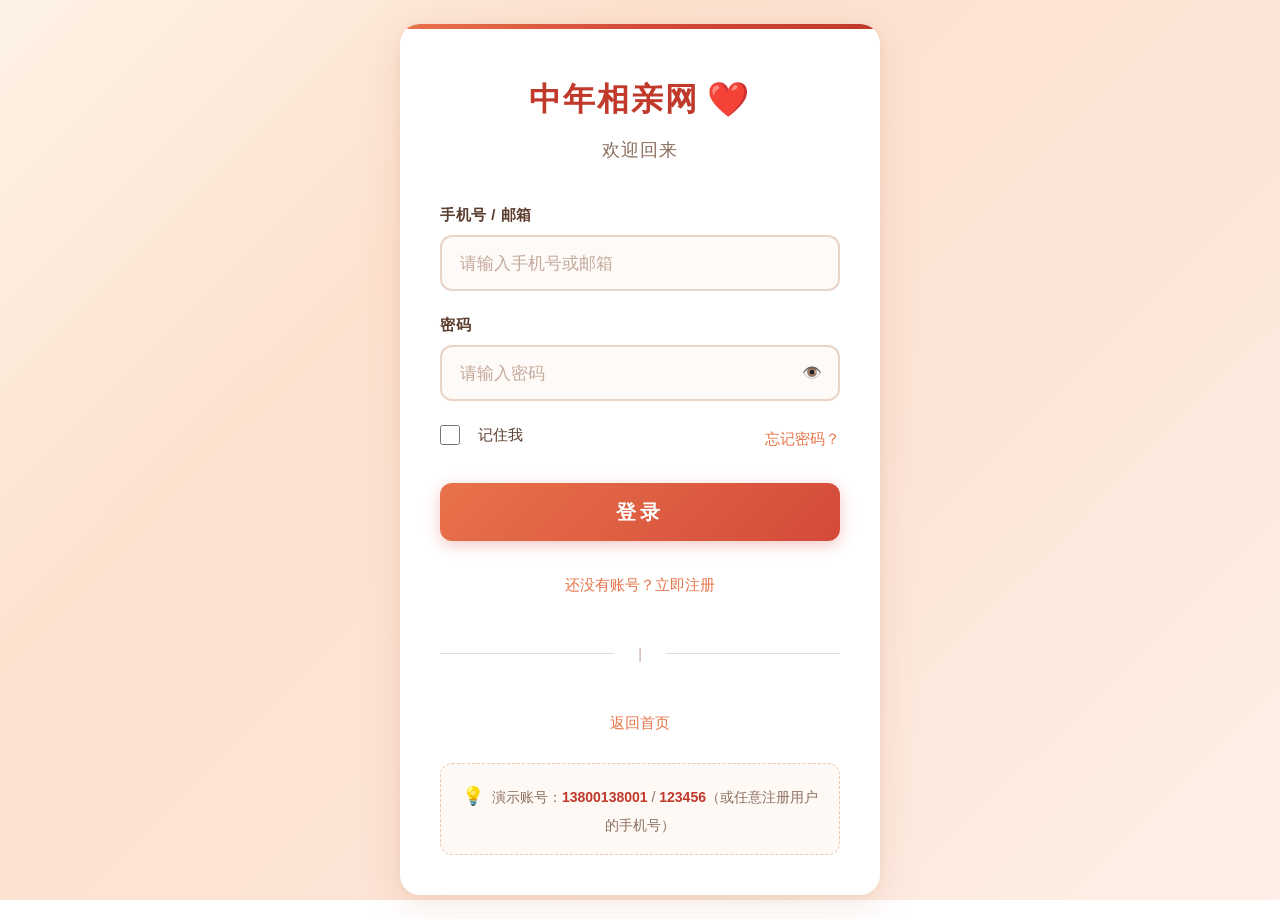
<file: pages/profile.html>
<!DOCTYPE html>
<html lang="zh-CN">
<head>
  <meta charset="UTF-8">
  <meta name="viewport" content="width=device-width, initial-scale=1.0">
  <title>查看资料 - 中年相亲网</title>

  <!-- Common CSS -->
  <link rel="stylesheet" href="../css/variables.css">
  <link rel="stylesheet" href="../css/base.css">
  <link rel="stylesheet" href="../css/components.css">

  <style>
    *, *::before, *::after {
      box-sizing: border-box;
      margin: 0;
      padding: 0;
    }

    body {
      font-family: var(--font-family-base);
      background-color: var(--color-bg);
      color: var(--color-text-primary);
      min-height: 100vh;
      line-height: var(--line-height-base);
      padding-top: 72px;
    }

    /* Skip Link */
    .skip-link {
      position: absolute;
      top: -100%;
      left: var(--space-md);
      z-index: var(--z-tooltip);
      padding: var(--space-sm) var(--space-md);
      background-color: var(--color-primary);
      color: var(--color-text-on-primary);
      font-weight: var(--font-weight-bold);
      font-size: calc(var(--font-size-base) * var(--font-scale));
      border-radius: var(--radius-md);
      text-decoration: none;
      transition: top var(--transition-fast);
    }
    .skip-link:focus { top: var(--space-sm); }

    /* Sticky Header */
    .site-header {
      position: fixed;
      top: 0; left: 0; right: 0;
      z-index: var(--z-sticky);
      background: var(--color-surface);
      border-bottom: 1px solid var(--color-border-light);
      box-shadow: var(--shadow-sm);
      height: 72px;
    }
    .header-inner {
      display: flex;
      align-items: center;
      justify-content: space-between;
      height: 100%;
      max-width: var(--container-wide);
      margin: 0 auto;
      padding: 0 var(--space-lg);
    }
    .header-logo {
      display: flex; align-items: center; gap: var(--space-xs);
      font-size: calc(var(--font-size-xl) * var(--font-scale));
      font-weight: var(--font-weight-bold);
      color: var(--color-primary);
      text-decoration: none; white-space: nowrap; flex-shrink: 0;
    }
    .header-logo:hover { color: var(--color-primary-hover); }

    .main-nav {
      display: flex; align-items: center; gap: var(--space-xs);
      list-style: none;
    }
    .main-nav a {
      display: inline-flex; align-items: center;
      padding: var(--space-sm) var(--space-md);
      font-size: calc(18px * var(--font-scale));
      font-weight: var(--font-weight-medium);
      color: var(--color-text-secondary);
      text-decoration: none;
      border-radius: var(--radius-md);
      min-height: var(--tap-target-min);
      transition: color var(--transition-fast), background-color var(--transition-fast);
      white-space: nowrap;
    }
    .main-nav a:hover {
      color: var(--color-primary);
      background-color: var(--color-primary-subtle);
    }
    .main-nav a.nav-current {
      color: var(--color-primary);
      background-color: var(--color-primary-light);
      font-weight: var(--font-weight-semibold);
    }

    /* User Menu */
    .user-menu { position: relative; flex-shrink: 0; }
    .user-menu-trigger {
      display: flex; align-items: center; gap: var(--space-sm);
      padding: var(--space-sm) var(--space-md);
      font-size: calc(18px * var(--font-scale));
      font-weight: var(--font-weight-medium);
      color: var(--color-text-primary);
      background: none; border: none;
      border-radius: var(--radius-md);
      cursor: pointer;
      min-height: var(--tap-target-min);
      transition: background-color var(--transition-fast);
    }
    .user-menu-trigger:hover { background-color: var(--color-bg); }
    .user-menu-trigger .avatar-sm {
      width: 40px; height: 40px;
      font-size: calc(18px * var(--font-scale));
    }
    .user-menu-trigger .arrow-down {
      font-size: 12px; color: var(--color-text-tertiary);
      transition: transform var(--transition-fast);
    }
    .user-menu.open .user-menu-trigger .arrow-down { transform: rotate(180deg); }

    .user-dropdown {
      display: none;
      position: absolute;
      top: calc(100% + 4px); right: 0;
      min-width: 200px;
      background: var(--color-surface);
      border: 1px solid var(--color-border-light);
      border-radius: var(--radius-md);
      box-shadow: var(--shadow-lg);
      z-index: var(--z-dropdown);
      overflow: hidden;
      padding: var(--space-xs) 0;
    }
    .user-menu.open .user-dropdown { display: block; }
    .user-dropdown a, .user-dropdown button {
      display: flex; align-items: center; gap: var(--space-sm);
      width: 100%;
      padding: var(--space-sm) var(--space-md);
      font-size: calc(var(--font-size-base) * var(--font-scale));
      font-family: var(--font-family-base);
      color: var(--color-text-primary);
      text-decoration: none; background: none; border: none;
      cursor: pointer; text-align: left;
      min-height: 48px;
      transition: background-color var(--transition-fast);
    }
    .user-dropdown a:hover, .user-dropdown button:hover { background-color: var(--color-bg); }
    .user-dropdown .dropdown-divider {
      height: 1px; background: var(--color-border-light);
      margin: var(--space-xs) 0;
    }
    .user-dropdown .logout-btn { color: var(--color-danger); }

    /* Mobile Nav */
    .mobile-nav-toggle {
      display: none;
      width: 48px; height: 48px;
      flex-direction: column; align-items: center; justify-content: center;
      gap: 6px;
      background: none; border: none; cursor: pointer;
      padding: 8px; border-radius: var(--radius-sm);
    }
    .mobile-nav-toggle span {
      display: block; width: 24px; height: 3px;
      background: var(--color-text-primary);
      border-radius: 2px;
      transition: all var(--transition-fast);
    }
    .mobile-nav-panel {
      display: none;
      position: fixed;
      top: 72px; left: 0; right: 0; bottom: 0;
      background: var(--color-surface);
      z-index: var(--z-fixed);
      padding: var(--space-lg);
      overflow-y: auto;
    }
    .mobile-nav-panel.open { display: flex; flex-direction: column; }
    .mobile-nav-panel a {
      display: flex; align-items: center;
      padding: var(--space-md);
      font-size: calc(var(--font-size-lg) * var(--font-scale));
      color: var(--color-text-primary);
      text-decoration: none;
      border-radius: var(--radius-md);
      min-height: 56px;
    }
    .mobile-nav-panel a:hover { background-color: var(--color-bg); }
    .mobile-nav-panel a.nav-current {
      color: var(--color-primary);
      background-color: var(--color-primary-light);
      font-weight: var(--font-weight-semibold);
    }

    /* ========== Main Content ========== */
    .main-content {
      max-width: 800px;
      margin: 0 auto;
      padding: var(--space-lg);
    }

    /* Back Button */
    .back-link {
      display: inline-flex; align-items: center; gap: var(--space-xs);
      font-size: calc(var(--font-size-base) * var(--font-scale));
      color: var(--color-text-secondary);
      text-decoration: none;
      margin-bottom: var(--space-md);
      padding: var(--space-sm);
      border-radius: var(--radius-md);
      min-height: var(--tap-target-min);
      transition: color var(--transition-fast), background-color var(--transition-fast);
    }
    .back-link:hover { color: var(--color-primary); background-color: var(--color-primary-subtle); }

    /* ========== Photo Section ========== */
    .photo-section {
      background: var(--color-surface);
      border-radius: var(--radius-xl);
      padding: var(--space-xl);
      text-align: center;
      box-shadow: var(--shadow-card);
      margin-bottom: var(--space-lg);
    }
    .profile-avatar-wrap {
      position: relative;
      display: inline-block;
      margin-bottom: var(--space-md);
    }
    .profile-avatar {
      width: 200px; height: 200px;
      border-radius: var(--radius-avatar);
      display: flex; align-items: center; justify-content: center;
      font-size: calc(72px * var(--font-scale));
      font-weight: var(--font-weight-bold);
      color: #fff;
      box-shadow: var(--shadow-md);
    }
    .profile-avatar img {
      width: 100%; height: 100%;
      border-radius: var(--radius-avatar);
      object-fit: cover;
    }
    .verify-badge {
      position: absolute;
      bottom: 8px; right: 8px;
      background: linear-gradient(135deg, #D4A843, #C49A3C);
      color: #fff;
      font-size: calc(14px * var(--font-scale));
      font-weight: var(--font-weight-bold);
      padding: 4px 14px;
      border-radius: var(--radius-full);
      box-shadow: var(--shadow-sm);
      display: flex; align-items: center; gap: 4px;
    }
    .profile-name {
      font-size: calc(var(--font-size-2xl) * var(--font-scale));
      font-weight: var(--font-weight-bold);
      color: var(--color-text-primary);
      margin-bottom: 4px;
    }
    .profile-subtitle {
      font-size: calc(var(--font-size-md) * var(--font-scale));
      color: var(--color-text-tertiary);
    }

    /* ========== Quick Info Bar ========== */
    .quick-info-bar {
      display: flex; flex-wrap: wrap; gap: var(--space-sm);
      background: var(--color-surface);
      border-radius: var(--radius-lg);
      padding: var(--space-md) var(--space-lg);
      box-shadow: var(--shadow-card);
      margin-bottom: var(--space-lg);
    }
    .info-chip {
      display: inline-flex; align-items: center; gap: 6px;
      padding: 6px 16px;
      background: var(--color-primary-subtle);
      color: var(--color-primary);
      font-size: calc(var(--font-size-sm) * var(--font-scale));
      font-weight: var(--font-weight-medium);
      border-radius: var(--radius-tag);
      white-space: nowrap;
    }
    .info-chip .chip-icon { font-size: calc(16px * var(--font-scale)); }

    /* ========== About Me ========== */
    .about-section {
      background: var(--color-surface);
      border-radius: var(--radius-xl);
      padding: var(--space-xl);
      box-shadow: var(--shadow-card);
      margin-bottom: var(--space-lg);
    }
    .section-title {
      font-size: calc(var(--font-size-h3) * var(--font-scale));
      font-weight: var(--font-weight-bold);
      color: var(--color-text-primary);
      margin-bottom: var(--space-md);
      display: flex; align-items: center; gap: var(--space-sm);
    }
    .section-title::before {
      content: '';
      display: inline-block;
      width: 4px; height: 24px;
      background: var(--color-primary);
      border-radius: 2px;
    }
    .self-intro-text {
      font-size: calc(var(--font-size-md) * var(--font-scale));
      line-height: 2;
      color: var(--color-text-secondary);
      margin-bottom: var(--space-lg);
      white-space: pre-wrap;
    }
    .tag-group { margin-bottom: var(--space-md); }
    .tag-group-label {
      font-size: calc(var(--font-size-sm) * var(--font-scale));
      font-weight: var(--font-weight-semibold);
      color: var(--color-text-tertiary);
      margin-bottom: var(--space-sm);
    }
    .tag-group .tag-list {
      display: flex; flex-wrap: wrap; gap: var(--space-sm);
    }
    .tag {
      display: inline-flex; align-items: center;
      padding: 6px 18px;
      font-size: calc(var(--font-size-sm) * var(--font-scale));
      border-radius: var(--radius-tag);
      font-weight: var(--font-weight-medium);
      transition: transform var(--transition-fast);
    }
    .tag:hover { transform: scale(1.05); }
    .tag-interest {
      background: var(--color-secondary-light);
      color: var(--color-secondary-active);
    }
    .tag-personality {
      background: var(--color-surface);
      color: var(--color-info);
      border: 2px solid var(--color-info-light);
    }

    /* ========== Info Cards ========== */
    .info-card {
      background: var(--color-surface);
      border-radius: var(--radius-xl);
      padding: var(--space-xl);
      box-shadow: var(--shadow-card);
      margin-bottom: var(--space-lg);
    }
    .info-card table {
      width: 100%;
      border-collapse: collapse;
    }
    .info-card td {
      padding: var(--space-sm) var(--space-md);
      font-size: calc(var(--font-size-base) * var(--font-scale));
      vertical-align: top;
    }
    .info-card td:first-child {
      font-weight: var(--font-weight-semibold);
      color: var(--color-text-secondary);
      white-space: nowrap;
      width: 140px;
    }
    .info-card td:last-child {
      color: var(--color-text-primary);
    }
    .info-card tr:not(:last-child) td {
      border-bottom: 1px solid var(--color-border-light);
    }
    .privacy-hidden {
      color: var(--color-text-disabled);
      font-style: italic;
    }

    /* ========== Action Buttons ========== */
    .actions-section {
      background: var(--color-surface);
      border-radius: var(--radius-xl);
      padding: var(--space-xl);
      box-shadow: var(--shadow-card);
      margin-bottom: var(--space-lg);
      text-align: center;
    }
    .actions-section .btn {
      margin: var(--space-sm);
      min-width: 160px;
    }
    .btn-block {
      display: block;
      width: 100%;
    }
    .btn-heart {
      background: var(--color-primary);
      color: #fff;
      border-color: var(--color-primary);
      font-size: calc(var(--font-size-lg) * var(--font-scale));
      padding: var(--space-md) var(--space-xl);
    }
    .btn-heart:hover {
      background: var(--color-primary-hover);
      border-color: var(--color-primary-hover);
    }
    .btn-like {
      background: var(--color-secondary);
      color: var(--color-text-on-secondary);
      border-color: var(--color-secondary);
      font-size: calc(var(--font-size-base) * var(--font-scale));
    }
    .btn-like:hover {
      background: var(--color-secondary-hover);
      border-color: var(--color-secondary-hover);
    }
    .btn-danger-outline {
      background: transparent;
      color: var(--color-danger);
      border: 2px solid var(--color-danger);
      font-size: calc(var(--font-size-base) * var(--font-scale));
    }
    .btn-danger-outline:hover {
      background: var(--color-danger-light);
    }
    .btn-text {
      background: none;
      border: none;
      color: var(--color-text-tertiary);
      font-size: calc(var(--font-size-sm) * var(--font-scale));
      cursor: pointer;
      text-decoration: underline;
      padding: var(--space-sm);
      min-height: var(--tap-target-min);
    }
    .btn-text:hover { color: var(--color-danger); }

    /* Heart Animation */
    @keyframes heartBeat {
      0% { transform: scale(1); }
      15% { transform: scale(1.3); }
      30% { transform: scale(1); }
      45% { transform: scale(1.2); }
      60% { transform: scale(1); }
      100% { transform: scale(1); }
    }
    .heart-animating {
      animation: heartBeat 0.8s ease;
      display: inline-block;
    }

    /* ========== Safety Tip ========== */
    .safety-card {
      background: linear-gradient(135deg, #FFF8E1, #FFF3CD);
      border: 1px solid #FFD54F;
      border-radius: var(--radius-xl);
      padding: var(--space-lg);
      margin-bottom: var(--space-lg);
      display: flex; align-items: flex-start; gap: var(--space-md);
    }
    .safety-icon {
      font-size: calc(36px * var(--font-scale));
      flex-shrink: 0;
    }
    .safety-content h4 {
      font-size: calc(var(--font-size-md) * var(--font-scale));
      font-weight: var(--font-weight-bold);
      color: var(--color-warning-hover);
      margin-bottom: var(--space-xs);
    }
    .safety-content p {
      font-size: calc(var(--font-size-sm) * var(--font-scale));
      color: var(--color-text-secondary);
      margin: 0;
      line-height: 1.7;
    }

    /* ========== Limited Profile ========== */
    .limited-notice {
      background: var(--color-bg-alt);
      border-radius: var(--radius-lg);
      padding: var(--space-lg);
      text-align: center;
      margin-bottom: var(--space-lg);
    }
    .limited-notice .notice-icon {
      font-size: calc(48px * var(--font-scale));
      opacity: 0.5;
      margin-bottom: var(--space-sm);
    }
    .limited-notice p {
      font-size: calc(var(--font-size-base) * var(--font-scale));
      color: var(--color-text-tertiary);
      margin: 0;
    }

    /* ========== Report Dialog ========== */
    .modal-overlay {
      display: none;
      position: fixed;
      top: 0; left: 0; right: 0; bottom: 0;
      background: rgba(0,0,0,0.5);
      z-index: var(--z-modal-overlay);
      align-items: center; justify-content: center;
    }
    .modal-overlay.open { display: flex; }
    .modal-dialog {
      background: var(--color-surface);
      border-radius: var(--radius-modal);
      padding: var(--space-xl);
      max-width: 480px;
      width: 90%;
      box-shadow: var(--shadow-modal);
    }
    .modal-dialog h3 {
      font-size: calc(var(--font-size-h3) * var(--font-scale));
      margin-bottom: var(--space-md);
    }
    .modal-dialog label {
      display: block;
      padding: var(--space-sm) 0;
      font-size: calc(var(--font-size-base) * var(--font-scale));
      cursor: pointer;
    }
    .modal-dialog input[type="radio"] {
      margin-right: var(--space-sm);
      transform: scale(1.4);
    }
    .modal-actions {
      display: flex; gap: var(--space-sm);
      margin-top: var(--space-lg);
      justify-content: flex-end;
    }

    /* ========== Footer ========== */
    .site-footer {
      text-align: center;
      padding: var(--space-xl) var(--space-md);
      color: var(--color-text-tertiary);
      font-size: calc(var(--font-size-sm) * var(--font-scale));
      border-top: 1px solid var(--color-border-light);
      margin-top: var(--space-xl);
    }

    /* ========== Preview Cards (for matched/liked users) ========== */
    .preview-card {
      display: flex; align-items: center; gap: var(--space-md);
      background: var(--color-surface);
      border: 1px solid var(--color-border-light);
      border-radius: var(--radius-lg);
      padding: var(--space-md);
      margin-bottom: var(--space-md);
      text-decoration: none; color: inherit;
      cursor: pointer;
      transition: box-shadow var(--transition-base);
    }
    .preview-card:hover { box-shadow: var(--shadow-md); }
    .preview-card-avatar {
      width: 64px; height: 64px;
      border-radius: var(--radius-avatar);
      display: flex; align-items: center; justify-content: center;
      font-size: calc(var(--font-size-xl) * var(--font-scale));
      font-weight: var(--font-weight-bold);
      color: #fff; flex-shrink: 0;
    }
    .preview-card-info { flex: 1; min-width: 0; }
    .preview-card-name {
      font-size: calc(var(--font-size-md) * var(--font-scale));
      font-weight: var(--font-weight-semibold);
      margin-bottom: 2px;
    }
    .preview-card-meta {
      font-size: calc(var(--font-size-sm) * var(--font-scale));
      color: var(--color-text-tertiary);
    }

    /* ========== Toast positioning fix ========== */
    #toast-container {
      position: fixed;
      top: 80px;
      right: 20px;
      z-index: 99999;
      display: flex;
      flex-direction: column;
      gap: 8px;
    }

    /* ========== Responsive ========== */
    @media (max-width: 768px) {
      .header-inner { padding: 0 var(--space-md); }
      .main-nav { display: none; }
      .mobile-nav-toggle { display: flex; }
      .main-content { padding: var(--space-md); }
      .profile-avatar { width: 160px; height: 160px; font-size: calc(56px * var(--font-scale)); }
      .photo-section { padding: var(--space-lg); }
      .info-card td:first-child { width: 100px; font-size: calc(var(--font-size-sm) * var(--font-scale)); }
      .info-card td { padding: var(--space-sm); font-size: calc(var(--font-size-base) * var(--font-scale)); }
      .section-title { font-size: calc(var(--font-size-lg) * var(--font-scale)); }
      .quick-info-bar { justify-content: center; }
      .info-chip { font-size: calc(16px * var(--font-scale)); padding: 4px 12px; }
      .btn-heart { font-size: calc(var(--font-size-base) * var(--font-scale)); }
      .actions-section .btn { display: block; width: 100%; margin: var(--space-sm) 0; }
    }

    @media (max-width: 576px) {
      .header-logo { font-size: calc(var(--font-size-lg) * var(--font-scale)); }
      .user-menu-trigger .user-menu-name { display: none; }
      .profile-avatar { width: 140px; height: 140px; font-size: calc(48px * var(--font-scale)); }
    }
  </style>
</head>
<body>

  <!-- Skip Link -->
  <a href="#main-content" class="skip-link">跳转到主要内容</a>

  <!-- ========== Sticky Header ========== -->
  <header class="site-header" role="banner">
    <div class="header-inner">
      <a href="dashboard.html" class="header-logo" aria-label="中年相亲网首页">
        中年相亲网 ❤️
      </a>
      <nav aria-label="主导航">
        <ul class="main-nav" id="mainNav">
          <li><a href="dashboard.html">🏠 首页</a></li>
          <li><a href="search.html">🔍 搜索</a></li>
          <li><a href="matches.html">💝 推荐</a></li>
          <li><a href="chat.html">💬 消息</a></li>
          <li><a href="groups.html">👥 群组</a></li>
          <li><a href="events.html">📅 活动</a></li>
        </ul>
      </nav>
      <button class="mobile-nav-toggle" id="mobileNavToggle" aria-label="打开菜单" aria-expanded="false">
        <span></span><span></span><span></span>
      </button>
      <div class="user-menu" id="userMenu">
        <button class="user-menu-trigger" id="userMenuTrigger" aria-haspopup="true" aria-expanded="false">
          <span class="avatar avatar-sm" id="headerAvatar" style="background-color: #D45161; color: #fff;">我</span>
          <span class="user-menu-name" id="headerUserName">用户</span>
          <span class="arrow-down">▼</span>
        </button>
        <div class="user-dropdown" id="userDropdown" role="menu">
          <a href="profile.html" role="menuitem">👤 我的资料</a>
          <a href="profile-edit.html" role="menuitem">✏️ 编辑资料</a>
          <a href="privacy.html" role="menuitem">🔒 隐私设置</a>
          <div class="dropdown-divider"></div>
          <button class="logout-btn" id="logoutBtn" role="menuitem">🚪 退出登录</button>
        </div>
      </div>
    </div>
  </header>

  <!-- Mobile Nav Panel -->
  <div class="mobile-nav-panel" id="mobileNavPanel">
    <a href="dashboard.html">🏠 首页</a>
    <a href="search.html">🔍 搜索</a>
    <a href="matches.html">💝 推荐</a>
    <a href="chat.html">💬 消息</a>
    <a href="groups.html">👥 群组</a>
    <a href="events.html">📅 活动</a>
    <hr>
    <a href="profile.html">👤 我的资料</a>
    <a href="profile-edit.html">✏️ 编辑资料</a>
    <a href="privacy.html">🔒 隐私设置</a>
    <a href="#" id="mobileLogoutBtn" style="color: var(--color-danger);">🚪 退出登录</a>
  </div>

  <!-- ========== Main Content ========== -->
  <main class="main-content" id="main-content">

    <!-- Back Button -->
    <a href="javascript:history.back()" class="back-link">← 返回</a>

    <!-- Photo Section -->
    <section class="photo-section" id="photoSection">
      <div class="profile-avatar-wrap">
        <div class="profile-avatar" id="profileAvatar">?</div>
        <div class="verify-badge" id="verifyBadge" style="display:none;">✓ 已认证</div>
      </div>
      <h1 class="profile-name" id="profileName">---</h1>
      <p class="profile-subtitle" id="profileSubtitle">---</p>
    </section>

    <!-- Quick Info Bar -->
    <div class="quick-info-bar" id="quickInfoBar">
      <!-- Filled by JS -->
    </div>

    <!-- About Me Section -->
    <section class="about-section" id="aboutSection">
      <h2 class="section-title">关于我</h2>
      <div class="self-intro-text" id="selfIntroText">暂无自我介绍</div>
      <div class="tag-group" id="hobbyTagGroup" style="display:none;">
        <div class="tag-group-label">🌟 兴趣爱好</div>
        <div class="tag-list" id="hobbyTags"></div>
      </div>
      <div class="tag-group" id="personalityTagGroup" style="display:none;">
        <div class="tag-group-label">💭 性格特征</div>
        <div class="tag-list" id="personalityTags"></div>
      </div>
    </section>

    <!-- Basic Information Card -->
    <section class="info-card" id="basicInfoCard">
      <h2 class="section-title">基本信息</h2>
      <table id="basicInfoTable">
        <!-- Filled by JS -->
      </table>
    </section>

    <!-- Partner Requirements Card -->
    <section class="info-card" id="partnerCard">
      <h2 class="section-title">择偶要求</h2>
      <table id="partnerInfoTable">
        <!-- Filled by JS -->
      </table>
    </section>

    <!-- Limited Profile Notice -->
    <div class="limited-notice" id="limitedNotice" style="display:none;">
      <div class="notice-icon">🔒</div>
      <p id="limitedNoticeText">该用户设置了隐私保护，部分信息不可见</p>
    </div>

    <!-- Action Buttons (for viewing others) -->
    <section class="actions-section" id="actionsSection">
      <button class="btn btn-heart btn-block" id="messageBtn">
        💬 发送消息
      </button>
      <button class="btn btn-like" id="likeBtn">
        ❤️ 表示好感
      </button>
      <button class="btn btn-danger-outline" id="blockBtn">
        🚫 屏蔽此人
      </button>
      <button class="btn-text" id="reportBtn">
        举报
      </button>
    </section>

    <!-- Edit Profile Button (for own profile) -->
    <section class="actions-section" id="ownActionsSection" style="display:none;">
      <a href="profile-edit.html" class="btn btn-primary btn-block">
        ✏️ 编辑资料
      </a>
    </section>

    <!-- Safety Tip -->
    <div class="safety-card">
      <div class="safety-icon">🛡️</div>
      <div class="safety-content">
        <h4>交友安全提示</h4>
        <p>初次见面请选择公共场所，并告知家人朋友您的去向。不要轻易透露银行账户等敏感信息。如遇骚扰请及时使用拉黑或举报功能，我们会在24小时内处理。</p>
      </div>
    </div>

  </main>

  <footer class="site-footer">
    <p>❤️ 中年相亲网 — 帮您找到人生第二段幸福</p>
    <p style="margin-top: 4px;">© 2026 中年相亲网 版权所有</p>
  </footer>

  <!-- Report Dialog -->
  <div class="modal-overlay" id="reportModal">
    <div class="modal-dialog">
      <h3>举报用户</h3>
      <p style="margin-bottom: var(--space-md); color: var(--color-text-secondary);">请选择举报原因：</p>
      <label><input type="radio" name="reportReason" value="虚假信息"> 虚假信息</label>
      <label><input type="radio" name="reportReason" value="骚扰信息"> 骚扰信息</label>
      <label><input type="radio" name="reportReason" value="不当言论"> 不当言论</label>
      <label><input type="radio" name="reportReason" value="诈骗行为"> 诈骗行为</label>
      <label><input type="radio" name="reportReason" value="其他"> 其他</label>
      <div class="modal-actions">
        <button class="btn btn-outline" id="reportCancelBtn">取消</button>
        <button class="btn btn-danger" id="reportSubmitBtn">提交举报</button>
      </div>
    </div>
  </div>

  <!-- Common JS -->
  <script src="../js/utils.js"></script>
  <script src="../js/store.js"></script>
  <script src="../js/auth.js"></script>
  <script src="../js/match.js"></script>
  <script src="../data/seed-data.js"></script>

  <script>
  (function () {
    'use strict';

    // =========================================================================
    // 1. Auth Guard
    // =========================================================================
    if (!Auth.requireAuth('profile.html')) {
      return;
    }

    var currentUser = Store.getCurrentUser();
    var avatarColors = ['#D45161', '#E8A87C', '#5B8C5A', '#4A7FB5', '#E09F3E', '#C44A58', '#6B5B9E', '#3D8B7E'];

    // =========================================================================
    // 2. Get target user ID from URL
    // =========================================================================
    var targetUserId = getQueryParam('id');
    if (!targetUserId || targetUserId === currentUser.id) {
      // Redirect to own profile edit if no id or viewing self
      window.location.href = 'profile-edit.html';
      return;
    }

    var targetUser = Store.getUserById(targetUserId);
    if (!targetUser || targetUser.status !== 'active') {
      document.getElementById('photoSection').innerHTML =
        '<div class="limited-notice"><div class="notice-icon">😕</div><p>用户不存在或已注销</p></div>';
      return;
    }

    var targetProfile = Store.getProfile(targetUserId);
    var privacySettings = Store.getPrivacySettings(targetUserId);
    var blockedByCurrent = Store.getBlockedUsers(currentUser.id);
    var blockedByTarget = Store.getBlockedUsers(targetUserId);
    var isBlockedByTarget = blockedByTarget.indexOf(currentUser.id) !== -1;

    // =========================================================================
    // 3. Init Header
    // =========================================================================
    function initHeader() {
      var userName = currentUser.name || '用户';
      var initial = userName.charAt(0);
      document.getElementById('headerUserName').textContent = userName;
      var avatarEl = document.getElementById('headerAvatar');
      avatarEl.textContent = initial;
      var colorIndex = 0;
      if (currentUser.id) {
        for (var i = 0; i < currentUser.id.length; i++) {
          colorIndex += currentUser.id.charCodeAt(i);
        }
        colorIndex = colorIndex % avatarColors.length;
      }
      avatarEl.style.backgroundColor = avatarColors[colorIndex];
    }

    function initUserMenu() {
      var menu = document.getElementById('userMenu');
      var trigger = document.getElementById('userMenuTrigger');
      var dropdown = document.getElementById('userDropdown');

      trigger.addEventListener('click', function (e) {
        e.stopPropagation();
        var isOpen = menu.classList.contains('open');
        if (isOpen) {
          menu.classList.remove('open');
          trigger.setAttribute('aria-expanded', 'false');
        } else {
          menu.classList.add('open');
          trigger.setAttribute('aria-expanded', 'true');
        }
      });
      document.addEventListener('click', function () {
        menu.classList.remove('open');
        trigger.setAttribute('aria-expanded', 'false');
      });
      dropdown.addEventListener('click', function (e) { e.stopPropagation(); });

      document.getElementById('logoutBtn').addEventListener('click', function () {
        Auth.logout();
      });
      var mobileLogout = document.getElementById('mobileLogoutBtn');
      if (mobileLogout) {
        mobileLogout.addEventListener('click', function (e) {
          e.preventDefault();
          Auth.logout();
        });
      }
    }

    function initMobileNav() {
      var toggle = document.getElementById('mobileNavToggle');
      var panel = document.getElementById('mobileNavPanel');
      toggle.addEventListener('click', function () {
        var isOpen = panel.classList.contains('open');
        if (isOpen) {
          panel.classList.remove('open');
          toggle.setAttribute('aria-expanded', 'false');
          toggle.setAttribute('aria-label', '打开菜单');
        } else {
          panel.classList.add('open');
          toggle.setAttribute('aria-expanded', 'true');
          toggle.setAttribute('aria-label', '关闭菜单');
        }
      });
    }

    // =========================================================================
    // 4. Render Profile
    // =========================================================================
    function getColorForUser(userId) {
      var idx = 0;
      if (userId) {
        for (var i = 0; i < userId.length; i++) {
          idx += userId.charCodeAt(i);
        }
        idx = idx % avatarColors.length;
      }
      return avatarColors[idx];
    }

    function renderPhotoSection() {
      var name = targetUser.name || '用户';
      var initial = name.charAt(0);
      var age = calculateAge(targetUser.birthDate);
      var city = (targetUser.location && targetUser.location.city) ? targetUser.location.city : '';
      var province = (targetUser.location && targetUser.location.province) ? targetUser.location.province : '';

      var avatarEl = document.getElementById('profileAvatar');
      avatarEl.textContent = initial;
      avatarEl.style.backgroundColor = getColorForUser(targetUserId);

      if (targetUser.avatar) {
        avatarEl.innerHTML = '<img src="' + escapeHtml(targetUser.avatar) + '" alt="' + escapeHtml(name) + '的头像">';
      }

      if (targetUser.isVerified) {
        document.getElementById('verifyBadge').style.display = 'flex';
      }

      document.getElementById('profileName').textContent = name;
      var subtitle = (age !== null ? age + '岁' : '');
      if (province || city) {
        subtitle += (subtitle ? ' · ' : '') + (province || '') + (city ? ' ' + city : '');
      }
      document.getElementById('profileSubtitle').textContent = subtitle || '---';
    }

    function renderQuickInfoBar() {
      var age = calculateAge(targetUser.birthDate);
      var items = [];

      if (targetUser.gender) {
        items.push({ icon: targetUser.gender === '男' ? '👨' : '👩', text: targetUser.gender });
      }
      if (age !== null) {
        items.push({ icon: '🎂', text: age + '岁' });
      }
      if (targetProfile && targetProfile.height) {
        items.push({ icon: '📏', text: targetProfile.height + 'cm' });
      }
      if (targetProfile && targetProfile.education) {
        items.push({ icon: '🎓', text: targetProfile.education });
      }
      if (targetProfile && targetProfile.maritalStatus) {
        items.push({ icon: '💍', text: targetProfile.maritalStatus });
      }

      var html = '';
      for (var i = 0; i < items.length; i++) {
        html += '<span class="info-chip"><span class="chip-icon">' + items[i].icon + '</span> ' + escapeHtml(items[i].text) + '</span>';
      }

      document.getElementById('quickInfoBar').innerHTML = html || '<span class="info-chip">暂无信息</span>';
    }

    function renderAboutSection() {
      if (!targetProfile) {
        document.getElementById('selfIntroText').textContent = '暂无自我介绍';
        return;
      }

      var selfIntro = targetProfile.selfIntro || '暂无自我介绍';
      document.getElementById('selfIntroText').textContent = selfIntro;

      // Hobby tags
      if (targetProfile.hobbies && targetProfile.hobbies.length > 0) {
        document.getElementById('hobbyTagGroup').style.display = 'block';
        var hobbyHtml = '';
        for (var i = 0; i < targetProfile.hobbies.length; i++) {
          hobbyHtml += '<span class="tag tag-interest">' + escapeHtml(targetProfile.hobbies[i]) + '</span>';
        }
        document.getElementById('hobbyTags').innerHTML = hobbyHtml;
      }

      // Personality tags
      if (targetProfile.personality && targetProfile.personality.length > 0) {
        document.getElementById('personalityTagGroup').style.display = 'block';
        var persHtml = '';
        for (var j = 0; j < targetProfile.personality.length; j++) {
          persHtml += '<span class="tag tag-personality">' + escapeHtml(targetProfile.personality[j]) + '</span>';
        }
        document.getElementById('personalityTags').innerHTML = persHtml;
      }
    }

    function renderBasicInfoCard() {
      if (!targetProfile) {
        document.getElementById('basicInfoTable').innerHTML =
          '<tr><td colspan="2" style="color:var(--color-text-tertiary);text-align:center;padding:var(--space-lg);">用户暂未完善资料</td></tr>';
        return;
      }

      if (isBlockedByTarget) {
        document.getElementById('basicInfoCard').style.display = 'none';
        document.getElementById('partnerCard').style.display = 'none';
        document.getElementById('aboutSection').style.display = 'none';
        document.getElementById('limitedNotice').style.display = 'block';
        document.getElementById('limitedNoticeText').textContent = '该用户设置了隐私保护，您无法查看其详细资料';
        return;
      }

      var age = calculateAge(targetUser.birthDate);
      var birthYear = '';
      if (targetUser.birthDate) {
        var bd = new Date(targetUser.birthDate);
        if (!isNaN(bd.getTime())) {
          birthYear = bd.getFullYear() + '年';
        }
      }

      var rows = [
        { label: '性别', value: targetUser.gender || '未填写' },
        { label: '年龄', value: (age !== null ? age + '岁' + (birthYear ? '（' + birthYear + '出生）' : '') : '未填写') },
        { label: '身高', value: targetProfile.height ? targetProfile.height + ' cm' : '未填写' },
        { label: '体重', value: targetProfile.weight ? targetProfile.weight + ' kg' : '未填写' },
        { label: '学历', value: targetProfile.education || '未填写' },
        { label: '职业', value: targetProfile.occupation || '未填写' },
        { label: '月收入', value: privacySettings.showIncome === false ? '保密' : (targetProfile.incomeRange || targetProfile.income || '未填写') },
        { label: '婚姻状况', value: targetProfile.maritalStatus || '未填写' },
        { label: '子女情况', value: targetProfile.hasChildren ? (targetProfile.childrenDetails || '有子女') : '无子女' },
        { label: '所在地', value: formatLocation(targetUser.location) }
      ];

      var html = '';
      for (var i = 0; i < rows.length; i++) {
        var valClass = rows[i].value === '保密' ? 'privacy-hidden' : '';
        html += '<tr><td>' + escapeHtml(rows[i].label) + '</td><td class="' + valClass + '">' + escapeHtml(rows[i].value) + '</td></tr>';
      }
      document.getElementById('basicInfoTable').innerHTML = html;
    }

    function renderPartnerCard() {
      if (!targetProfile || isBlockedByTarget) return;

      var rows = [];
      var ageRange = '';
      if (targetProfile.partnerAgeMin || targetProfile.partnerAgeMax) {
        ageRange = (targetProfile.partnerAgeMin || '不限') + ' - ' + (targetProfile.partnerAgeMax || '不限') + ' 岁';
      } else {
        ageRange = '未填写';
      }
      rows.push({ label: '年龄范围', value: ageRange });

      var edu = targetProfile.partnerEducation || '未填写';
      rows.push({ label: '学历要求', value: edu });

      var inc = targetProfile.partnerIncome || '未填写';
      rows.push({ label: '收入要求', value: inc });

      var maritalPref = targetProfile.partnerMaritalPref || '未填写';
      rows.push({ label: '可接受婚姻状况', value: maritalPref });

      var requirements = targetProfile.partnerRequirements || '未填写';
      rows.push({ label: '要求描述', value: requirements });

      var html = '';
      for (var i = 0; i < rows.length; i++) {
        html += '<tr><td>' + escapeHtml(rows[i].label) + '</td><td>' + escapeHtml(rows[i].value) + '</td></tr>';
      }
      document.getElementById('partnerInfoTable').innerHTML = html;
    }

    function formatLocation(location) {
      if (!location || typeof location !== 'object') return '未填写';
      var parts = [];
      if (location.province) parts.push(location.province);
      if (location.city) parts.push(location.city);
      if (location.district) parts.push(location.district);
      return parts.length > 0 ? parts.join(' ') : '未填写';
    }

    function renderActions() {
      // If viewing own profile (already redirected, but just in case)
      if (targetUserId === currentUser.id) {
        document.getElementById('actionsSection').style.display = 'none';
        document.getElementById('ownActionsSection').style.display = 'block';
        return;
      }

      // If blocked by target user
      if (isBlockedByTarget) {
        document.getElementById('actionsSection').style.display = 'none';
        return;
      }

      // Check if already blocked by current user
      if (blockedByCurrent.indexOf(targetUserId) !== -1) {
        document.getElementById('blockBtn').textContent = '✓ 已屏蔽';
        document.getElementById('blockBtn').disabled = true;
      }

      // Check if already liked
      var existingLikes = Store.getMatches(currentUser.id);
      for (var i = 0; i < existingLikes.length; i++) {
        if (existingLikes[i].targetUserId === targetUserId && existingLikes[i].type === 'like') {
          document.getElementById('likeBtn').textContent = '✓ 已表示好感';
          document.getElementById('likeBtn').disabled = true;
          break;
        }
      }
    }

    // =========================================================================
    // 5. Action Handlers
    // =========================================================================

    // Send Message
    document.getElementById('messageBtn').addEventListener('click', function () {
      window.location.href = 'chat.html?partner=' + encodeURIComponent(targetUserId);
    });

    // Like User
    document.getElementById('likeBtn').addEventListener('click', function () {
      var btn = this;
      btn.disabled = true;
      var result = Store.likeUser(currentUser.id, targetUserId);
      if (result.matched) {
        btn.textContent = '💕 配对成功！';
        btn.classList.add('btn-heart');
        showToast('太棒了！你们互相喜欢，快去聊天吧！', 'success', 4000);
      } else {
        btn.textContent = '✓ 已表示好感';
        showToast('已向对方表示好感', 'success');
        // Heart animation
        var heartSpan = document.createElement('span');
        heartSpan.textContent = '❤️';
        heartSpan.className = 'heart-animating';
        heartSpan.style.cssText = 'position:fixed;top:50%;left:50%;font-size:80px;pointer-events:none;z-index:9999;transform:translate(-50%,-50%);';
        document.body.appendChild(heartSpan);
        setTimeout(function () {
          document.body.removeChild(heartSpan);
        }, 800);
      }
    });

    // Block User
    document.getElementById('blockBtn').addEventListener('click', function () {
      if (!confirm('确认要屏蔽此用户吗？屏蔽后你们将无法看到彼此的资料和消息。')) return;
      var btn = this;
      Store.blockUser(currentUser.id, targetUserId);
      btn.textContent = '✓ 已屏蔽';
      btn.disabled = true;
      showToast('已屏蔽该用户', 'warning');
      // Refresh
      blockedByCurrent = Store.getBlockedUsers(currentUser.id);
    });

    // Report User
    document.getElementById('reportBtn').addEventListener('click', function () {
      document.getElementById('reportModal').classList.add('open');
    });
    document.getElementById('reportCancelBtn').addEventListener('click', function () {
      document.getElementById('reportModal').classList.remove('open');
    });
    document.getElementById('reportSubmitBtn').addEventListener('click', function () {
      var selected = document.querySelector('input[name="reportReason"]:checked');
      if (!selected) {
        showToast('请选择举报原因', 'warning');
        return;
      }
      document.getElementById('reportModal').classList.remove('open');
      showToast('举报已提交，我们会尽快处理，感谢您的反馈！', 'success', 4000);
      // In a real app this would post to a server
      console.log('Report submitted for user ' + targetUserId + ': ' + selected.value);
    });
    // Close modal on overlay click
    document.getElementById('reportModal').addEventListener('click', function (e) {
      if (e.target === this) {
        this.classList.remove('open');
      }
    });

    // =========================================================================
    // 6. Init Everything
    // =========================================================================
    function init() {
      initHeader();
      initUserMenu();
      initMobileNav();
      renderPhotoSection();
      renderQuickInfoBar();
      renderAboutSection();
      renderBasicInfoCard();
      renderPartnerCard();
      renderActions();
    }

    if (document.readyState === 'loading') {
      document.addEventListener('DOMContentLoaded', init);
    } else {
      init();
    }

  })();
  </script>
</body>
</html>
</file>
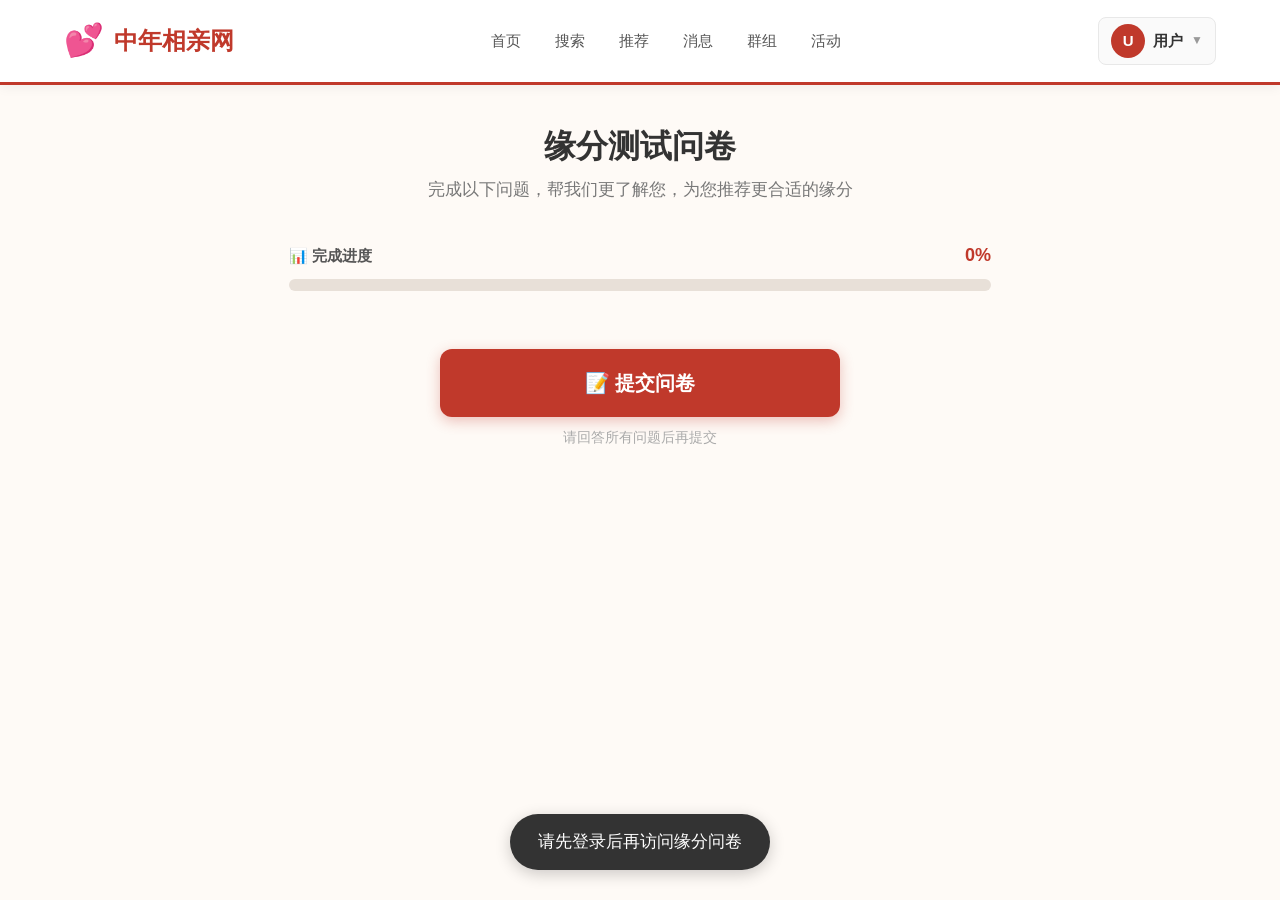
<file: pages/questionnaire.html>
<!DOCTYPE html>
<html lang="zh-CN">
<head>
  <meta charset="UTF-8">
  <meta name="viewport" content="width=device-width, initial-scale=1.0">
  <title>缘分测试问卷 - 中年相亲网</title>
  <link rel="stylesheet" href="../css/variables.css">
  <link rel="stylesheet" href="../css/base.css">
  <link rel="stylesheet" href="../css/components.css">
  <style>
    /* ===== Page-Specific Styles ===== */
    :root {
      --primary: #c0392b;
      --primary-light: #f8e8e8;
      --primary-dark: #a93226;
      --warm-cream: #fefaf6;
      --warm-gold: #d4a574;
      --text: #333;
      --text-light: #777;
      --border: #e8e0d8;
      --card-bg: #fff;
      --progress-bg: #e8e0d8;
      --love-pink: #f06292;
      --nature-green: #66bb6a;
      --sky-blue: #42a5f5;
      --sunset-orange: #ff7043;
      --royal-purple: #ab47bc;
    }

    body {
      background: var(--warm-cream);
    }

    /* ===== Auth Header (same as privacy) ===== */
    .auth-header {
      background: #fff;
      border-bottom: 3px solid var(--primary);
      box-shadow: 0 2px 12px rgba(0,0,0,0.06);
      position: sticky;
      top: 0;
      z-index: 100;
    }
    .auth-header .inner {
      max-width: 1200px;
      margin: 0 auto;
      display: flex;
      align-items: center;
      justify-content: space-between;
      padding: 12px 24px;
      gap: 12px;
    }
    .auth-header .logo {
      display: flex;
      align-items: center;
      gap: 10px;
      text-decoration: none;
      color: var(--primary);
      font-size: 24px;
      font-weight: 700;
      white-space: nowrap;
    }
    .auth-header .logo .icon { font-size: 32px; }
    .auth-header .main-nav {
      display: flex;
      gap: 6px;
      flex-wrap: wrap;
    }
    .auth-header .main-nav a {
      text-decoration: none;
      color: #555;
      font-size: 15px;
      padding: 8px 14px;
      border-radius: 6px;
      transition: all 0.2s;
      font-weight: 500;
    }
    .auth-header .main-nav a:hover {
      background: var(--primary-light);
      color: var(--primary);
    }
    .auth-header .user-dropdown {
      position: relative;
      flex-shrink: 0;
    }
    .auth-header .user-trigger {
      display: flex;
      align-items: center;
      gap: 8px;
      cursor: pointer;
      padding: 6px 12px;
      border-radius: 8px;
      background: #fafafa;
      border: 1px solid #e8e8e8;
      transition: all 0.2s;
    }
    .auth-header .user-trigger:hover { background: #f0f0f0; }
    .auth-header .user-avatar {
      width: 34px;
      height: 34px;
      border-radius: 50%;
      background: var(--primary);
      color: #fff;
      display: flex;
      align-items: center;
      justify-content: center;
      font-weight: 700;
      font-size: 15px;
    }
    .auth-header .user-name {
      font-weight: 600;
      color: #333;
      font-size: 15px;
    }
    .auth-header .user-arrow { font-size: 12px; color: #999; }
    .auth-header .dropdown-menu {
      display: none;
      position: absolute;
      top: 100%;
      right: 0;
      margin-top: 6px;
      background: #fff;
      border-radius: 10px;
      box-shadow: 0 6px 28px rgba(0,0,0,0.14);
      min-width: 180px;
      overflow: hidden;
      z-index: 200;
      border: 1px solid #e8e8e8;
    }
    .auth-header .dropdown-menu.show { display: block; }
    .auth-header .dropdown-menu a,
    .auth-header .dropdown-menu button {
      display: block;
      width: 100%;
      text-align: left;
      padding: 12px 18px;
      text-decoration: none;
      color: #333;
      font-size: 15px;
      border: none;
      background: none;
      cursor: pointer;
      transition: background 0.15s;
    }
    .auth-header .dropdown-menu a:hover,
    .auth-header .dropdown-menu button:hover { background: #f7f7f7; }
    .auth-header .dropdown-menu .divider {
      height: 1px;
      background: #eee;
      margin: 4px 0;
    }
    .auth-header .dropdown-menu .logout-item {
      color: var(--primary);
      font-weight: 600;
    }

    /* ===== Page Layout ===== */
    .page-wrapper {
      max-width: 750px;
      margin: 0 auto;
      padding: 0 24px 60px;
    }
    .page-hero {
      text-align: center;
      padding: 40px 0 20px;
    }
    .page-hero h1 {
      font-size: 32px;
      color: var(--text);
      margin: 0 0 8px;
      font-weight: 700;
    }
    .page-hero .subtitle {
      font-size: 17px;
      color: var(--text-light);
      margin: 0;
      line-height: 1.6;
    }

    /* ===== Progress Bar ===== */
    .progress-section {
      margin-bottom: 28px;
      position: sticky;
      top: 72px;
      background: var(--warm-cream);
      padding: 16px 0 10px;
      z-index: 10;
    }
    .progress-info {
      display: flex;
      justify-content: space-between;
      align-items: center;
      margin-bottom: 8px;
    }
    .progress-label {
      font-size: 15px;
      font-weight: 600;
      color: #555;
    }
    .progress-percent {
      font-size: 18px;
      font-weight: 700;
      color: var(--primary);
    }
    .progress-bar-track {
      width: 100%;
      height: 12px;
      background: var(--progress-bg);
      border-radius: 6px;
      overflow: hidden;
    }
    .progress-bar-fill {
      height: 100%;
      background: linear-gradient(90deg, #e74c3c, #e67e22, #f1c40f);
      border-radius: 6px;
      transition: width 0.4s ease;
      width: 0%;
    }

    /* ===== Question Section ===== */
    .question-section {
      margin-bottom: 32px;
    }
    .section-header {
      display: flex;
      align-items: center;
      gap: 12px;
      margin-bottom: 16px;
      padding-bottom: 12px;
      border-bottom: 3px solid var(--border);
    }
    .section-header .section-badge {
      width: 40px;
      height: 40px;
      border-radius: 50%;
      display: flex;
      align-items: center;
      justify-content: center;
      font-size: 20px;
      flex-shrink: 0;
    }
    .badge-attitude { background: #fce4ec; }
    .badge-spending { background: #e8f5e9; }
    .badge-family { background: #e3f2fd; }
    .badge-interests { background: #fff3e0; }
    .badge-relationship { background: #f3e5f5; }

    .section-header h2 {
      font-size: 22px;
      font-weight: 700;
      color: var(--text);
      margin: 0;
    }
    .section-header .section-count {
      font-size: 14px;
      color: #999;
      font-weight: 400;
    }

    /* ===== Question Card ===== */
    .question-card {
      background: var(--card-bg);
      border-radius: 14px;
      padding: 24px 28px;
      margin-bottom: 16px;
      box-shadow: 0 2px 10px rgba(0,0,0,0.04);
      border: 1px solid #eee;
      transition: box-shadow 0.2s, border-color 0.2s;
    }
    .question-card.answered {
      border-color: #c0dcc0;
      border-left: 4px solid var(--nature-green);
    }
    .question-card:hover {
      box-shadow: 0 4px 16px rgba(0,0,0,0.08);
    }
    .question-number {
      display: inline-block;
      font-size: 13px;
      font-weight: 700;
      color: #fff;
      background: var(--primary);
      padding: 4px 12px;
      border-radius: 12px;
      margin-bottom: 10px;
    }
    .question-card.answered .question-number {
      background: var(--nature-green);
    }
    .question-text {
      font-size: 20px;
      font-weight: 600;
      color: var(--text);
      margin: 0 0 16px;
      line-height: 1.5;
    }

    /* ===== Options ===== */
    .options-list {
      display: flex;
      flex-direction: column;
      gap: 10px;
    }
    .option-item {
      display: flex;
      align-items: center;
      gap: 14px;
      padding: 14px 18px;
      border: 2px solid #e8e8e8;
      border-radius: 12px;
      cursor: pointer;
      transition: all 0.2s;
      font-size: 18px;
      color: #444;
      background: #fafafa;
    }
    .option-item:hover {
      border-color: #c0c0c0;
      background: #f5f5f5;
    }
    .option-item.selected {
      border-color: var(--primary);
      background: #fef5f5;
      color: var(--primary);
      font-weight: 600;
    }
    .option-item input[type="radio"] {
      width: 20px;
      height: 20px;
      accent-color: var(--primary);
      flex-shrink: 0;
    }
    .option-item .option-text {
      flex: 1;
    }

    /* ===== Submit Button ===== */
    .submit-section {
      text-align: center;
      padding: 20px 0 0;
    }
    .submit-btn {
      width: 100%;
      max-width: 400px;
      padding: 16px;
      background: var(--primary);
      color: #fff;
      border: none;
      border-radius: 12px;
      font-size: 20px;
      font-weight: 700;
      cursor: pointer;
      transition: all 0.2s;
      box-shadow: 0 4px 14px rgba(192,57,43,0.3);
    }
    .submit-btn:hover {
      background: #e74c3c;
      transform: translateY(-1px);
      box-shadow: 0 6px 20px rgba(192,57,43,0.4);
    }
    .submit-btn:disabled {
      background: #ccc;
      cursor: not-allowed;
      box-shadow: none;
      transform: none;
    }
    .submit-hint {
      font-size: 14px;
      color: #aaa;
      margin-top: 8px;
    }

    /* ===== Result Summary ===== */
    .result-section {
      display: none;
      background: #fff;
      border-radius: 16px;
      padding: 32px 28px;
      margin-top: 32px;
      box-shadow: 0 4px 20px rgba(0,0,0,0.08);
      border: 2px solid var(--nature-green);
    }
    .result-section.show {
      display: block;
      animation: fadeIn 0.5s ease;
    }
    @keyframes fadeIn {
      from { opacity: 0; transform: translateY(10px); }
      to { opacity: 1; transform: translateY(0); }
    }
    .result-header {
      text-align: center;
      margin-bottom: 24px;
    }
    .result-header .result-icon {
      font-size: 56px;
      display: block;
    }
    .result-header h2 {
      font-size: 26px;
      color: var(--nature-green);
      margin: 8px 0 4px;
    }
    .result-header .result-score {
      font-size: 18px;
      color: #888;
    }

    .result-traits {
      display: grid;
      grid-template-columns: repeat(auto-fill, minmax(200px, 1fr));
      gap: 12px;
      margin-bottom: 24px;
    }
    .trait-card {
      background: #f9f9f9;
      border-radius: 10px;
      padding: 16px;
      text-align: center;
      border: 1px solid #eee;
    }
    .trait-card .trait-icon {
      font-size: 28px;
      margin-bottom: 4px;
    }
    .trait-card .trait-label {
      font-size: 14px;
      color: #888;
      margin-bottom: 2px;
    }
    .trait-card .trait-value {
      font-size: 16px;
      font-weight: 700;
      color: #333;
    }

    .result-suggestion {
      background: #f0fdf4;
      border-radius: 12px;
      padding: 20px 24px;
      margin-bottom: 20px;
      border-left: 4px solid var(--nature-green);
    }
    .result-suggestion h3 {
      font-size: 18px;
      color: var(--nature-green);
      margin: 0 0 8px;
    }
    .result-suggestion p {
      font-size: 16px;
      color: #444;
      line-height: 1.8;
      margin: 0;
    }

    .result-cta {
      text-align: center;
    }
    .result-cta .matches-link {
      display: inline-block;
      padding: 14px 36px;
      background: var(--primary);
      color: #fff;
      border-radius: 30px;
      font-size: 18px;
      font-weight: 700;
      text-decoration: none;
      transition: all 0.2s;
    }
    .result-cta .matches-link:hover {
      background: #e74c3c;
      transform: translateY(-1px);
    }
    .result-cta .retake-link {
      display: inline-block;
      margin-left: 16px;
      color: #888;
      text-decoration: underline;
      font-size: 16px;
      cursor: pointer;
    }

    /* ===== Toast ===== */
    .toast {
      position: fixed;
      bottom: 30px;
      left: 50%;
      transform: translateX(-50%);
      background: #333;
      color: #fff;
      padding: 12px 28px;
      border-radius: 30px;
      font-size: 17px;
      z-index: 9999;
      box-shadow: 0 4px 16px rgba(0,0,0,0.2);
      animation: fadeInUp 0.3s ease;
      pointer-events: none;
    }
    @keyframes fadeInUp {
      from { opacity: 0; transform: translateX(-50%) translateY(15px); }
      to { opacity: 1; transform: translateX(-50%) translateY(0); }
    }

    /* ===== Responsive ===== */
    @media (max-width: 700px) {
      .auth-header .inner { flex-wrap: wrap; gap: 10px; }
      .auth-header .main-nav { order: 3; width: 100%; justify-content: center; overflow-x: auto; }
      .auth-header .main-nav a { font-size: 13px; padding: 6px 10px; white-space: nowrap; }
      .question-card { padding: 18px; }
      .question-text { font-size: 18px; }
      .option-item { font-size: 16px; padding: 12px 14px; }
      .result-traits { grid-template-columns: 1fr 1fr; }
    }
  </style>
</head>
<body>

<!-- ===== Auth Header ===== -->
<header class="auth-header">
  <div class="inner">
    <a href="../index.html" class="logo">
      <span class="icon">💕</span>
      <span>中年相亲网</span>
    </a>
    <nav class="main-nav">
      <a href="../index.html">首页</a>
      <a href="search.html">搜索</a>
      <a href="recommend.html">推荐</a>
      <a href="messages.html">消息</a>
      <a href="groups.html">群组</a>
      <a href="activities.html">活动</a>
    </nav>
    <div class="user-dropdown" id="userDropdown">
      <div class="user-trigger" onclick="toggleDropdown()">
        <div class="user-avatar" id="userAvatar">U</div>
        <span class="user-name" id="userNameDisplay">用户</span>
        <span class="user-arrow">▼</span>
      </div>
      <div class="dropdown-menu" id="dropdownMenu">
        <a href="profile.html">👤 个人资料</a>
        <a href="privacy.html">🔒 隐私设置</a>
        <a href="questionnaire.html">📝 缘分问卷</a>
        <div class="divider"></div>
        <button class="logout-item" onclick="doLogout()">🚪 退出登录</button>
      </div>
    </div>
  </div>
</header>

<!-- ===== Page Content ===== -->
<div class="page-wrapper">
  <div class="page-hero">
    <h1>缘分测试问卷</h1>
    <p class="subtitle">完成以下问题，帮我们更了解您，为您推荐更合适的缘分</p>
  </div>

  <!-- Progress Bar -->
  <div class="progress-section">
    <div class="progress-info">
      <span class="progress-label">📊 完成进度</span>
      <span class="progress-percent" id="progressPercent">0%</span>
    </div>
    <div class="progress-bar-track">
      <div class="progress-bar-fill" id="progressBarFill"></div>
    </div>
  </div>

  <!-- Questions Form -->
  <form id="questionnaireForm" onsubmit="return false;">
    <div id="questionsContainer">
      <!-- Rendered by JavaScript -->
    </div>

    <!-- Submit -->
    <div class="submit-section">
      <button type="button" class="submit-btn" id="submitBtn" onclick="submitQuestionnaire()">
        📝 提交问卷
      </button>
      <p class="submit-hint" id="submitHint">请回答所有问题后再提交</p>
    </div>
  </form>

  <!-- Result Summary -->
  <div class="result-section" id="resultSection">
    <div class="result-header">
      <span class="result-icon" id="resultIcon">🎉</span>
      <h2 id="resultTitle">问卷提交成功！</h2>
      <p class="result-score" id="resultScore"></p>
    </div>
    <div class="result-traits" id="resultTraits"></div>
    <div class="result-suggestion" id="resultSuggestion"></div>
    <div class="result-cta">
      <a href="recommend.html" class="matches-link">💕 查看更新后的推荐</a>
      <span class="retake-link" onclick="retakeQuestionnaire()">重新填写问卷</span>
    </div>
  </div>
</div>

<!-- ===== Common Scripts ===== -->
<script src="../js/utils.js"></script>
<script src="../js/store.js"></script>
<script src="../js/auth.js"></script>
<script src="../js/match.js"></script>
<script src="../data/seed-data.js"></script>

<script>
(function() {

// ===== Auth Check =====
function checkAuth() {
  var currentUser = null;
  try {
    var stored = localStorage.getItem('currentUser');
    if (stored) currentUser = JSON.parse(stored);
    if (!currentUser && typeof Auth !== 'undefined' && typeof Auth.getCurrentUser === 'function') {
      currentUser = Auth.getCurrentUser();
    }
  } catch(e) {}

  if (!currentUser || !currentUser.id) {
    showToast('请先登录后再访问缘分问卷');
    setTimeout(function() {
      window.location.href = 'login.html';
    }, 1200);
    return null;
  }
  return currentUser;
}

var currentUser = checkAuth();
if (!currentUser) {
  throw new Error('Auth required');
}

// ===== Questions Definition =====
var questions = [
  // 生活态度 (Life Attitude) - group 0
  { id: 1, group: 0, groupName: '生活态度', groupIcon: '🌅', groupBadgeClass: 'badge-attitude',
    text: '您的作息习惯是？',
    options: [
      { value: 'early', label: '早睡早起，规律作息' },
      { value: 'normal', label: '正常作息，不早不晚' },
      { value: 'night', label: '晚睡晚起，是个夜猫子' }
    ]
  },
  { id: 2, group: 0, groupName: '生活态度', groupIcon: '🌅', groupBadgeClass: 'badge-attitude',
    text: '周末您最喜欢怎么度过？',
    options: [
      { value: 'home', label: '在家休息，享受安静时光' },
      { value: 'outdoor', label: '户外活动，呼吸新鲜空气' },
      { value: 'friends', label: '朋友聚会，热闹一下' },
      { value: 'learn', label: '学习充电，充实自己' }
    ]
  },
  { id: 3, group: 0, groupName: '生活态度', groupIcon: '🌅', groupBadgeClass: 'badge-attitude',
    text: '您对生活的态度是？',
    options: [
      { value: 'content', label: '知足常乐，珍惜当下' },
      { value: 'active', label: '积极进取，不断追求更好' },
      { value: 'easy', label: '随遇而安，顺其自然' }
    ]
  },
  { id: 4, group: 0, groupName: '生活态度', groupIcon: '🌅', groupBadgeClass: 'badge-attitude',
    text: '您喜欢尝试新事物吗？',
    options: [
      { value: 'very', label: '非常喜欢，乐于探索' },
      { value: 'sometimes', label: '偶尔尝试，看情况' },
      { value: 'familiar', label: '喜欢熟悉的事物，不太愿意改变' }
    ]
  },

  // 消费观念 (Spending Habits) - group 1
  { id: 5, group: 1, groupName: '消费观念', groupIcon: '💰', groupBadgeClass: 'badge-spending',
    text: '您的消费观念是？',
    options: [
      { value: 'frugal', label: '节俭为主，能省则省' },
      { value: 'moderate', label: '适度消费，该花就花' },
      { value: 'enjoy', label: '享受生活，不亏待自己' }
    ]
  },
  { id: 6, group: 1, groupName: '消费观念', groupIcon: '💰', groupBadgeClass: 'badge-spending',
    text: '对于旅游的预算态度？',
    options: [
      { value: 'budget', label: '经济实惠，性价比最重要' },
      { value: 'comfort', label: '舒适为主，不要太差就行' },
      { value: 'quality', label: '追求品质，体验最重要' }
    ]
  },

  // 家庭观念 (Family Values) - group 2
  { id: 7, group: 2, groupName: '家庭观念', groupIcon: '🏠', groupBadgeClass: 'badge-family',
    text: '您对家庭的理解是？',
    options: [
      { value: 'traditional', label: '传统观念，男主外女主内' },
      { value: 'equal', label: '平等互助，共同承担' },
      { value: 'natural', label: '顺其自然，不刻意分工' }
    ]
  },
  { id: 8, group: 2, groupName: '家庭观念', groupIcon: '🏠', groupBadgeClass: 'badge-family',
    text: '是否愿意与对方的子女共同生活？',
    options: [
      { value: 'yes', label: '愿意，一家人在一起挺好' },
      { value: 'depends', label: '视情况而定' },
      { value: 'no', label: '不太愿意，希望有独立空间' }
    ]
  },
  { id: 9, group: 2, groupName: '家庭观念', groupIcon: '🏠', groupBadgeClass: 'badge-family',
    text: '如何对待对方的父母？',
    options: [
      { value: 'own', label: '像对自己父母一样' },
      { value: 'respect', label: '保持尊重礼貌' },
      { value: 'depends2', label: '看相处情况决定' }
    ]
  },
  { id: 10, group: 2, groupName: '家庭观念', groupIcon: '🏠', groupBadgeClass: 'badge-family',
    text: '家务活应该怎么分配？',
    options: [
      { value: 'together', label: '一起分担，有商有量' },
      { value: 'specialized', label: '各自做擅长的事' },
      { value: 'whatever', label: '无所谓，看情况' }
    ]
  },

  // 兴趣爱好 (Interests) - group 3
  { id: 11, group: 3, groupName: '兴趣爱好', groupIcon: '🎨', groupBadgeClass: 'badge-interests',
    text: '您最看重的休闲活动类型？',
    options: [
      { value: 'sports', label: '运动健身，保持健康' },
      { value: 'culture', label: '文化艺术，陶冶情操' },
      { value: 'travel', label: '旅游探索，开阔眼界' },
      { value: 'quiet', label: '安静居家，享受慢生活' }
    ]
  },
  { id: 12, group: 3, groupName: '兴趣爱好', groupIcon: '🎨', groupBadgeClass: 'badge-interests',
    text: '对于养宠物的态度？',
    options: [
      { value: 'like', label: '喜欢，愿意养' },
      { value: 'neutral', label: '一般，不排斥也不主动' },
      { value: 'dislike', label: '不喜欢，不想养' }
    ]
  },

  // 感情观 (Relationship Views) - group 4
  { id: 13, group: 4, groupName: '感情观', groupIcon: '💝', groupBadgeClass: 'badge-relationship',
    text: '您认为两个人最重要的是？',
    options: [
      { value: 'understand', label: '相互理解和包容' },
      { value: 'finance', label: '经济基础稳定' },
      { value: 'interest', label: '有共同的兴趣爱好' },
      { value: 'family', label: '双方家庭的支持' }
    ]
  },
  { id: 14, group: 4, groupName: '感情观', groupIcon: '💝', groupBadgeClass: 'badge-relationship',
    text: '您能接受异地恋吗？',
    options: [
      { value: 'yes_ld', label: '可以，距离不是问题' },
      { value: 'short', label: '短期可以，长期不行' },
      { value: 'no_ld', label: '不接受异地' }
    ]
  },
  { id: 15, group: 4, groupName: '感情观', groupIcon: '💝', groupBadgeClass: 'badge-relationship',
    text: '吵架后您通常会？',
    options: [
      { value: 'talk', label: '主动沟通，尽快解决' },
      { value: 'wait', label: '等对方先开口' },
      { value: 'cool', label: '先冷静一段时间再谈' }
    ]
  }
];

// ===== State =====
var answers = {};
var submitted = false;

// Load previous answers
function loadPreviousAnswers() {
  try {
    var key = 'questionnaire_' + currentUser.id;
    var data = localStorage.getItem(key);
    if (data) {
      var parsed = JSON.parse(data);
      if (parsed && parsed.answers) {
        answers = parsed.answers;
      }
      if (parsed && parsed.submitted) {
        submitted = true;
      }
    }
  } catch(e) {}
}

// ===== Render Questions =====
function renderQuestions() {
  var container = document.getElementById('questionsContainer');
  var html = '';
  var currentGroup = -1;

  questions.forEach(function(q, index) {
    // New group header
    if (q.group !== currentGroup) {
      currentGroup = q.group;
      html += '<div class="question-section">';
      html += '  <div class="section-header">';
      html += '    <div class="section-badge ' + q.groupBadgeClass + '">' + q.groupIcon + '</div>';
      html += '    <h2>' + escapeHtml(q.groupName) + '</h2>';
      html += '  </div>';
    }

    var isAnswered = !!answers[q.id];
    var selectedValue = answers[q.id] || '';

    html += '<div class="question-card' + (isAnswered ? ' answered' : '') + '" id="qCard-' + q.id + '">';
    html += '  <span class="question-number">第 ' + q.id + ' 题</span>';
    html += '  <p class="question-text">' + escapeHtml(q.text) + '</p>';
    html += '  <div class="options-list">';
    q.options.forEach(function(opt) {
      var isSelected = selectedValue === opt.value;
      html += '    <label class="option-item' + (isSelected ? ' selected' : '') + '" data-qid="' + q.id + '" data-value="' + opt.value + '">';
      html += '      <input type="radio" name="q' + q.id + '" value="' + opt.value + '"' + (isSelected ? ' checked' : '') + '>';
      html += '      <span class="option-text">' + escapeHtml(opt.label) + '</span>';
      html += '    </label>';
    });
    html += '  </div>';
    html += '</div>';

    // Close group section at last question of group
    var isLastInGroup = (index === questions.length - 1) || (questions[index + 1].group !== q.group);
    if (isLastInGroup) {
      html += '</div>'; // close question-section
    }
  });

  container.innerHTML = html;

  // Attach event listeners
  document.querySelectorAll('.option-item').forEach(function(item) {
    item.addEventListener('click', function(e) {
      var qid = parseInt(this.getAttribute('data-qid'));
      var value = this.getAttribute('data-value');
      selectOption(qid, value);
    });
  });
}

// ===== Select Option =====
function selectOption(qid, value) {
  answers[qid] = value;

  // Update UI
  // Deselect all options for this question
  document.querySelectorAll('.option-item[data-qid="' + qid + '"]').forEach(function(item) {
    item.classList.remove('selected');
    item.querySelector('input[type="radio"]').checked = false;
  });

  // Select the chosen option
  var selectedEl = document.querySelector('.option-item[data-qid="' + qid + '"][data-value="' + value + '"]');
  if (selectedEl) {
    selectedEl.classList.add('selected');
    selectedEl.querySelector('input[type="radio"]').checked = true;
  }

  // Mark card as answered
  var card = document.getElementById('qCard-' + qid);
  if (card) {
    card.classList.add('answered');
  }

  updateProgress();
}

// ===== Update Progress =====
function updateProgress() {
  var total = questions.length;
  var answered = Object.keys(answers).length;
  var percent = Math.round((answered / total) * 100);

  document.getElementById('progressPercent').textContent = percent + '%';
  document.getElementById('progressBarFill').style.width = percent + '%';

  var submitBtn = document.getElementById('submitBtn');
  var submitHint = document.getElementById('submitHint');

  if (answered === total && !submitted) {
    submitBtn.disabled = false;
    submitHint.textContent = '全部问题已回答完毕，可以提交了！';
    submitHint.style.color = '#66bb6a';
  } else if (submitted) {
    submitBtn.disabled = true;
    submitHint.textContent = '问卷已提交，您可以查看下方结果';
    submitHint.style.color = '#888';
  } else {
    submitBtn.disabled = false; // allow partial submit
    submitHint.textContent = '已回答 ' + answered + '/' + total + ' 题，继续加油！';
    submitHint.style.color = '#aaa';
  }
}

// ===== Submit Questionnaire =====
window.submitQuestionnaire = function() {
  if (submitted) {
    showToast('问卷已经提交过了，您可以查看下方结果或重新填写');
    return;
  }

  var total = questions.length;
  var answered = Object.keys(answers).length;

  if (answered < total) {
    showToast('还有 ' + (total - answered) + ' 道题未回答，请完成所有问题后再提交');
    return;
  }

  // Calculate personality profile
  var profile = calculateProfile();

  // Save to localStorage
  var record = {
    answers: answers,
    submitted: true,
    submittedAt: new Date().toISOString(),
    profile: profile
  };
  try {
    var key = 'questionnaire_' + currentUser.id;
    localStorage.setItem(key, JSON.stringify(record));
  } catch(e) {}

  // Also save to Store if available
  if (typeof Store !== 'undefined' && typeof Store.saveQuestionnaire === 'function') {
    Store.saveQuestionnaire(currentUser.id, record);
  }

  submitted = true;
  updateProgress();

  // Show result
  showResult(profile);

  // Scroll to result
  document.getElementById('resultSection').scrollIntoView({ behavior: 'smooth', block: 'start' });

  showToast('✅ 问卷已提交！您的匹配推荐将更加精准');
};

// ===== Calculate Profile =====
function calculateProfile() {
  // Group scores
  var attitude = { early: 0, normal: 0, night: 0 };
  var spending = { frugal: 0, moderate: 0, enjoy: 0 };
  var family = { traditional: 0, equal: 0, natural: 0 };
  var interests = { sports: 0, culture: 0, travel: 0, quiet: 0 };
  var relationship = { understand: 0, finance: 0, interest: 0, familySup: 0 };

  // Tally answers
  if (answers[1] === 'early') attitude.early++;
  else if (answers[1] === 'normal') attitude.normal++;
  else if (answers[1] === 'night') attitude.night++;

  if (answers[2] === 'home') interests.quiet++;
  else if (answers[2] === 'outdoor') interests.sports++;
  else if (answers[2] === 'friends') interests.travel++;
  else if (answers[2] === 'learn') interests.culture++;

  if (answers[3] === 'content') attitude.early++;
  else if (answers[3] === 'active') attitude.normal++;
  else if (answers[3] === 'easy') attitude.night++;

  if (answers[4] === 'very') attitude.normal++;
  else if (answers[4] === 'sometimes') attitude.early++;
  else if (answers[4] === 'familiar') attitude.night++;

  if (answers[5] === 'frugal') spending.frugal++;
  else if (answers[5] === 'moderate') spending.moderate++;
  else if (answers[5] === 'enjoy') spending.enjoy++;

  if (answers[6] === 'budget') spending.frugal++;
  else if (answers[6] === 'comfort') spending.moderate++;
  else if (answers[6] === 'quality') spending.enjoy++;

  if (answers[7] === 'traditional') family.traditional++;
  else if (answers[7] === 'equal') family.equal++;
  else if (answers[7] === 'natural') family.natural++;

  if (answers[8] === 'yes') family.equal++;
  else if (answers[8] === 'depends') family.natural++;
  else if (answers[8] === 'no') family.traditional++;

  if (answers[9] === 'own') family.equal++;
  else if (answers[9] === 'respect') family.natural++;
  else if (answers[9] === 'depends2') family.traditional++;

  if (answers[10] === 'together') family.equal++;
  else if (answers[10] === 'specialized') family.natural++;
  else if (answers[10] === 'whatever') family.traditional++;

  if (answers[11] === 'sports') interests.sports++;
  else if (answers[11] === 'culture') interests.culture++;
  else if (answers[11] === 'travel') interests.travel++;
  else if (answers[11] === 'quiet') interests.quiet++;

  if (answers[12] === 'like') interests.travel++;  // open to experiences
  else if (answers[12] === 'neutral') interests.quiet++;
  else if (answers[12] === 'dislike') interests.sports++;

  if (answers[13] === 'understand') relationship.understand++;
  else if (answers[13] === 'finance') relationship.finance++;
  else if (answers[13] === 'interest') relationship.interest++;
  else if (answers[13] === 'family') relationship.familySup++;

  if (answers[14] === 'yes_ld') relationship.understand++;
  else if (answers[14] === 'short') relationship.interest++;
  else if (answers[14] === 'no_ld') relationship.finance++;

  if (answers[15] === 'talk') relationship.understand++;
  else if (answers[15] === 'wait') relationship.finance++;
  else if (answers[15] === 'cool') relationship.interest++;

  // Determine dominant traits
  function topKey(obj) {
    var maxKey = null, maxVal = -1;
    for (var k in obj) {
      if (obj[k] > maxVal) { maxVal = obj[k]; maxKey = k; }
    }
    return maxKey;
  }

  var lifeStyle = topKey(attitude);
  var spendStyle = topKey(spending);
  var familyStyle = topKey(family);
  var interestStyle = topKey(interests);
  var relationStyle = topKey(relationship);

  // Trait labels
  var lifeStyleLabels = {
    early: { label: '规律养生型', icon: '🌿', desc: '作息规律，注重健康，享受安静的日常生活节奏。' },
    normal: { label: '活力进取型', icon: '⭐', desc: '精力充沛，乐于尝试，对生活充满热情。' },
    night: { label: '自在随性型', icon: '🌙', desc: '随遇而安，不喜束缚，按自己的步调生活。' }
  };
  var spendStyleLabels = {
    frugal: { label: '勤俭持家型', icon: '🪴', desc: '消费理性，注重储蓄，善于精打细算。' },
    moderate: { label: '均衡消费型', icon: '⚖️', desc: '该省则省该花则花，追求合理的消费平衡。' },
    enjoy: { label: '品质享受型', icon: '🌟', desc: '注重生活品质，愿意为体验和舒适投资。' }
  };
  var familyStyleLabels = {
    traditional: { label: '传统顾家型', icon: '🏡', desc: '重视家庭责任感，尊重传统家庭角色分工。' },
    equal: { label: '平等互助型', icon: '🤝', desc: '崇尚伴侣间的平等互助和共同成长。' },
    natural: { label: '顺其自然型', icon: '🍃', desc: '灵活应对家庭关系，不过度拘泥于规则。' }
  };
  var interestStyleLabels = {
    sports: { label: '活力运动型', icon: '🏃', desc: '热爱运动和户外活动，享受汗水带来的快乐。' },
    culture: { label: '文艺雅致型', icon: '📚', desc: '热衷文化艺术，在精神世界中寻找满足。' },
    travel: { label: '探索体验型', icon: '✈️', desc: '喜欢旅行和新体验，对世界充满好奇心。' },
    quiet: { label: '安静居家型', icon: '🏠', desc: '享受居家生活的温馨与安宁，知足常乐。' }
  };
  var relationStyleLabels = {
    understand: { label: '沟通理解型', icon: '💬', desc: '重视沟通与相互理解，是伴侣关系中的"和事佬"。' },
    finance: { label: '务实稳重型', icon: '🔑', desc: '注重经济基础和现实条件，脚踏实地经营感情。' },
    interest: { label: '趣味相投型', icon: '🎯', desc: '看重共同兴趣和生活方式的一致性。' },
    familySup: { label: '家庭为重型', icon: '👨‍👩‍👧', desc: '重视家庭支持和整体和谐，顾全大局。' }
  };

  return {
    lifeStyle: lifeStyleLabels[lifeStyle],
    spendStyle: spendStyleLabels[spendStyle],
    familyStyle: familyStyleLabels[familyStyle],
    interestStyle: interestStyleLabels[interestStyle],
    relationStyle: relationStyleLabels[relationStyle],
    // Overall compatibility type
    overallType: lifeStyle === 'night' ? '自在随性' : (lifeStyle === 'early' ? '稳健踏实' : '活力进取'),
    overallCompatibility: familyStyle === 'equal' ? '平等型伴侣' : (familyStyle === 'traditional' ? '传统型伴侣' : '灵活型伴侣'),
    partnerSuggestion: getPartnerSuggestion(lifeStyle, familyStyle, relationStyle)
  };
}

function getPartnerSuggestion(lifeStyle, familyStyle, relationStyle) {
  if (relationStyle === 'understand' && familyStyle === 'equal') {
    return '您适合寻找一位善于沟通、懂得平等相处的伴侣。建议关注那些在资料中展现包容心和良好沟通能力的用户。';
  } else if (relationStyle === 'understand') {
    return '您重视沟通，建议寻找一位同样愿意敞开心扉、真诚交流的伴侣。好的沟通是幸福关系的基石。';
  } else if (familyStyle === 'traditional') {
    return '您重视家庭传统，建议寻找一位家庭观念相近、愿意共同经营家庭生活的伴侣。志同道合才能走得长远。';
  } else if (lifeStyle === 'early') {
    return '您注重健康规律的生活，建议寻找一位生活习惯相近的伴侣。相似的作息和生活方式会让相处更加融洽。';
  } else if (relationStyle === 'finance') {
    return '您很务实，注重现实基础。建议寻找一位经济观念一致、同样脚踏实地的伴侣，共同规划安稳的晚年生活。';
  } else {
    return '建议您寻找一位与您生活节奏相仿、价值观契合的伴侣。最美好的关系，是彼此舒服、相互成就。';
  }
}

// ===== Show Result =====
function showResult(profile) {
  var section = document.getElementById('resultSection');
  section.classList.add('show');

  document.getElementById('resultIcon').textContent = '🎉';
  document.getElementById('resultTitle').textContent = '问卷提交成功！';
  document.getElementById('resultScore').textContent = '您的缘分画像已生成';

  // Traits grid
  var traitsHtml = '';
  var traitData = [
    { label: '生活态度', value: profile.lifeStyle.label, icon: profile.lifeStyle.icon },
    { label: '消费观念', value: profile.spendStyle.label, icon: profile.spendStyle.icon },
    { label: '家庭观念', value: profile.familyStyle.label, icon: profile.familyStyle.icon },
    { label: '兴趣爱好', value: profile.interestStyle.label, icon: profile.interestStyle.icon },
    { label: '感情沟通', value: profile.relationStyle.label, icon: profile.relationStyle.icon }
  ];
  traitData.forEach(function(t) {
    traitsHtml += '<div class="trait-card">';
    traitsHtml += '  <div class="trait-icon">' + t.icon + '</div>';
    traitsHtml += '  <div class="trait-label">' + t.label + '</div>';
    traitsHtml += '  <div class="trait-value">' + t.value + '</div>';
    traitsHtml += '</div>';
  });
  document.getElementById('resultTraits').innerHTML = traitsHtml;

  // Suggestion
  var sugHtml = '<h3>💡 择偶小贴士</h3>';
  sugHtml += '<p>' + profile.partnerSuggestion + '</p>';
  document.getElementById('resultSuggestion').innerHTML = sugHtml;
}

// ===== Retake =====
window.retakeQuestionnaire = function() {
  if (confirm('确定要重新填写问卷吗？之前的回答将被清除。')) {
    answers = {};
    submitted = false;
    try {
      var key = 'questionnaire_' + currentUser.id;
      localStorage.removeItem(key);
    } catch(e) {}
    document.getElementById('resultSection').classList.remove('show');
    renderQuestions();
    updateProgress();
    window.scrollTo({ top: 0, behavior: 'smooth' });
    showToast('问卷已重置，请重新填写');
  }
};

// ===== Helper =====
function escapeHtml(str) {
  if (!str) return '';
  var div = document.createElement('div');
  div.appendChild(document.createTextNode(String(str)));
  return div.innerHTML;
}

// ===== Toast =====
function showToast(msg) {
  var existing = document.querySelector('.toast');
  if (existing) existing.parentNode.removeChild(existing);
  var toast = document.createElement('div');
  toast.className = 'toast';
  toast.textContent = msg;
  document.body.appendChild(toast);
  setTimeout(function() {
    toast.style.opacity = '0';
    toast.style.transition = 'opacity 0.4s';
    setTimeout(function() { if(toast.parentNode) toast.parentNode.removeChild(toast); }, 400);
  }, 2500);
}

// ===== User Dropdown =====
window.toggleDropdown = function() {
  var menu = document.getElementById('dropdownMenu');
  menu.classList.toggle('show');
};

document.addEventListener('click', function(e) {
  var dd = document.getElementById('userDropdown');
  if (dd && !dd.contains(e.target)) {
    var menu = document.getElementById('dropdownMenu');
    if (menu) menu.classList.remove('show');
  }
});

// ===== Header User Info =====
function updateHeader() {
  if (!currentUser) return;
  document.getElementById('userNameDisplay').textContent = currentUser.name || '用户';
  document.getElementById('userAvatar').textContent = (currentUser.name || 'U').charAt(0);
}

window.doLogout = function() {
  try { localStorage.removeItem('currentUser'); } catch(e) {}
  if (typeof Auth !== 'undefined' && typeof Auth.logout === 'function') {
    Auth.logout();
  }
  showToast('已退出登录');
  setTimeout(function() {
    window.location.href = '../index.html';
  }, 800);
};

// ===== Init =====
loadPreviousAnswers();
updateHeader();
renderQuestions();
updateProgress();

// If previously submitted, show result
if (submitted) {
  try {
    var key = 'questionnaire_' + currentUser.id;
    var data = localStorage.getItem(key);
    if (data) {
      var parsed = JSON.parse(data);
      if (parsed.profile) {
        setTimeout(function() {
          showResult(parsed.profile);
        }, 300);
      }
    }
  } catch(e) {}
}

})();
</script>

</body>
</html>
</file>
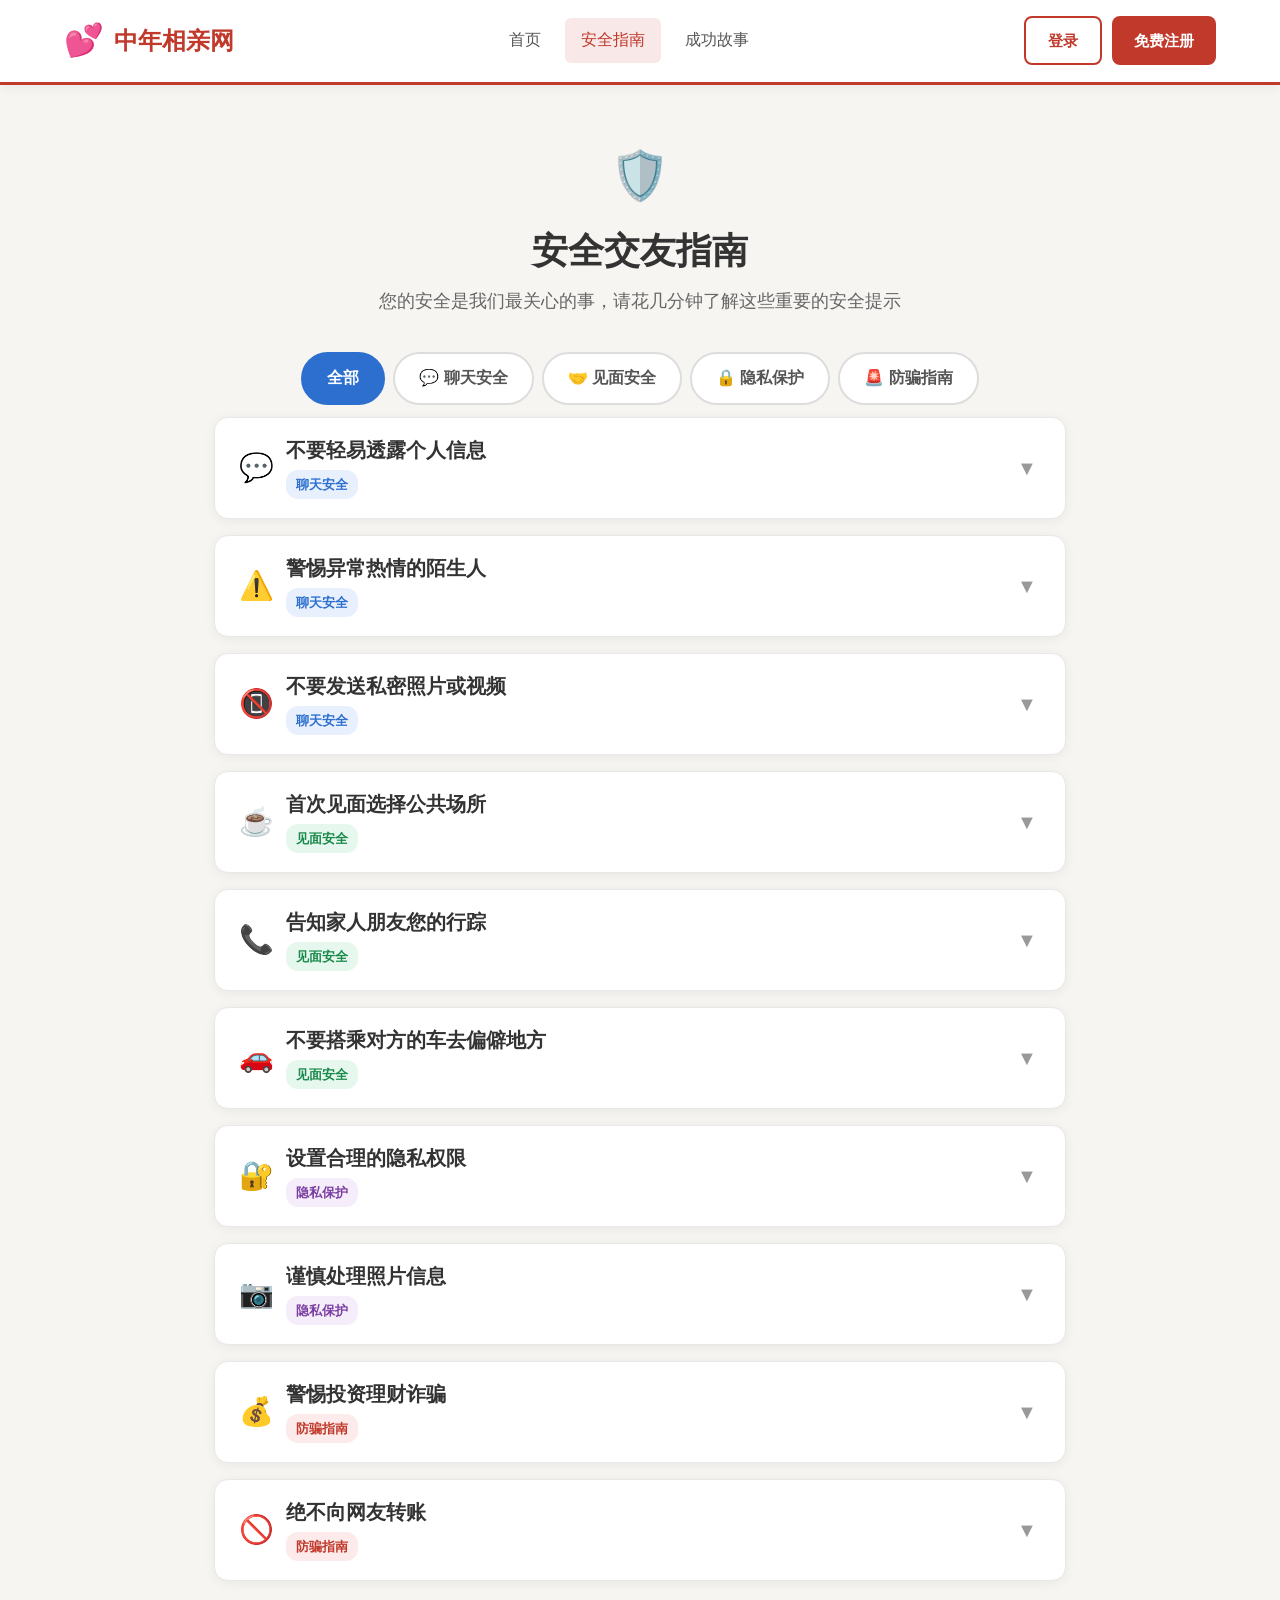
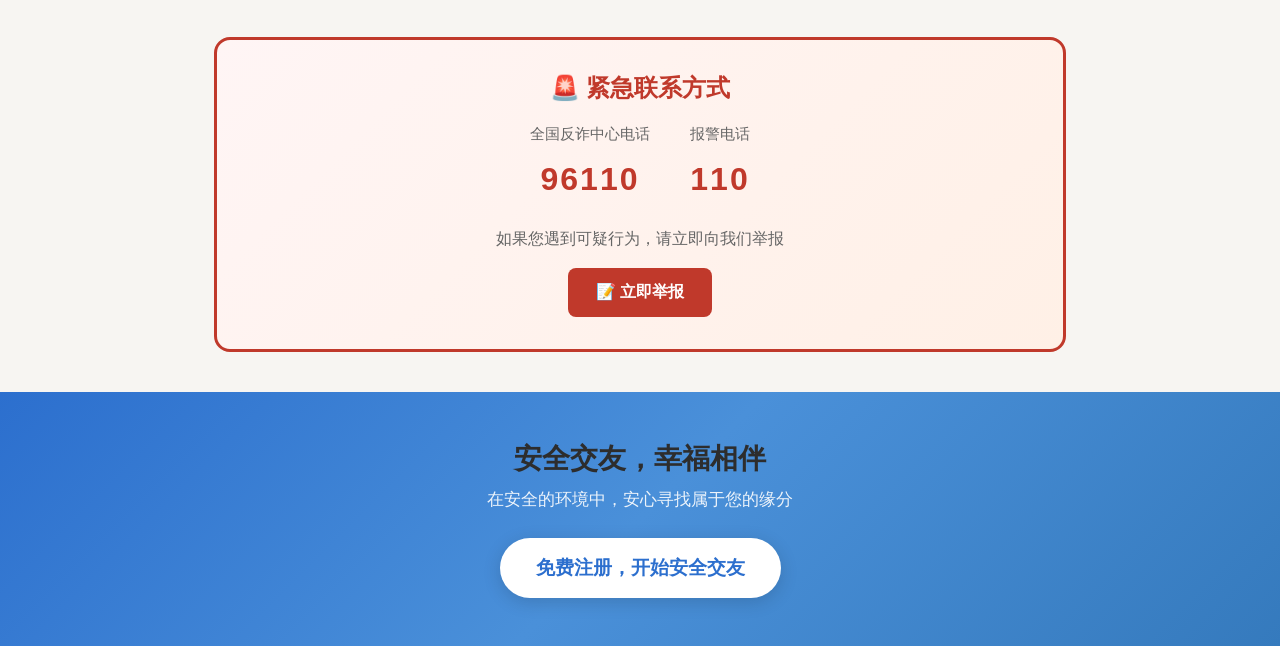
<file: pages/safety.html>
<!DOCTYPE html>
<html lang="zh-CN">
<head>
  <meta charset="UTF-8">
  <meta name="viewport" content="width=device-width, initial-scale=1.0">
  <title>安全交友指南 - 中年相亲网</title>
  <link rel="stylesheet" href="../css/variables.css">
  <link rel="stylesheet" href="../css/base.css">
  <link rel="stylesheet" href="../css/components.css">
  <style>
    /* ===== Page-Specific Styles ===== */
    :root {
      --warm-red: #c0392b;
      --warm-red-light: #e74c3c;
      --warm-pink: #f8e8e8;
      --warm-cream: #fef9f4;
      --warm-gold: #d4a574;
      --warm-brown: #8b5e3c;
      --safety-blue: #2c6fce;
      --safety-blue-light: #e8f0fe;
      --safety-green: #1a8a4a;
      --safety-green-light: #e6f7ee;
      --safety-orange: #e67e22;
      --safety-orange-light: #fef5ec;
      --safety-purple: #7b3fa3;
      --safety-purple-light: #f5edfa;
      --safety-red: #c0392b;
      --safety-red-light: #fdeaea;
    }

    body {
      background: #f7f5f2;
    }

    /* ===== Public Header (same as stories) ===== */
    .pub-header {
      background: #fff;
      border-bottom: 3px solid var(--warm-red);
      box-shadow: 0 2px 12px rgba(0,0,0,0.06);
      position: sticky;
      top: 0;
      z-index: 100;
    }
    .pub-header .inner {
      max-width: 1200px;
      margin: 0 auto;
      display: flex;
      align-items: center;
      justify-content: space-between;
      padding: 12px 24px;
      gap: 16px;
    }
    .pub-header .logo {
      display: flex;
      align-items: center;
      gap: 10px;
      text-decoration: none;
      color: var(--warm-red);
      font-size: 24px;
      font-weight: 700;
      white-space: nowrap;
    }
    .pub-header .logo .icon { font-size: 32px; }
    .pub-header .main-nav {
      display: flex;
      gap: 8px;
      flex-wrap: wrap;
    }
    .pub-header .main-nav a {
      text-decoration: none;
      color: #555;
      font-size: 16px;
      padding: 8px 16px;
      border-radius: 6px;
      transition: all 0.2s;
      font-weight: 500;
    }
    .pub-header .main-nav a:hover,
    .pub-header .main-nav a.active {
      background: var(--warm-pink);
      color: var(--warm-red);
    }
    .pub-header .auth-btns {
      display: flex;
      gap: 10px;
      flex-shrink: 0;
    }
    .pub-header .btn-login {
      padding: 9px 22px;
      border: 2px solid var(--warm-red);
      background: transparent;
      color: var(--warm-red);
      border-radius: 8px;
      cursor: pointer;
      font-size: 15px;
      font-weight: 600;
      transition: all 0.2s;
    }
    .pub-header .btn-login:hover { background: var(--warm-pink); }
    .pub-header .btn-register {
      padding: 9px 22px;
      background: var(--warm-red);
      color: #fff;
      border: none;
      border-radius: 8px;
      cursor: pointer;
      font-size: 15px;
      font-weight: 600;
      transition: all 0.2s;
    }
    .pub-header .btn-register:hover { background: var(--warm-red-light); }
    .pub-header .user-nav {
      display: none;
      align-items: center;
      gap: 8px;
    }
    .pub-header .user-nav .user-avatar {
      width: 38px;
      height: 38px;
      border-radius: 50%;
      background: var(--warm-red);
      color: #fff;
      display: flex;
      align-items: center;
      justify-content: center;
      font-weight: 700;
      font-size: 16px;
    }
    .pub-header .user-nav .user-name {
      font-weight: 600;
      color: #333;
    }
    .pub-header .user-nav .logout-btn {
      background: none;
      border: 1px solid #ccc;
      padding: 6px 14px;
      border-radius: 6px;
      cursor: pointer;
      font-size: 14px;
      color: #666;
    }

    /* ===== Page Title Area ===== */
    .page-hero {
      text-align: center;
      padding: 48px 24px 12px;
    }
    .page-hero h1 {
      font-size: 36px;
      color: #333;
      margin: 0 0 10px;
      font-weight: 700;
    }
    .page-hero .hero-icon {
      font-size: 48px;
      display: block;
      margin-bottom: 8px;
    }
    .page-hero .subtitle {
      font-size: 18px;
      color: #666;
      max-width: 650px;
      margin: 0 auto;
      line-height: 1.7;
    }

    /* ===== Category Tabs ===== */
    .category-tabs {
      display: flex;
      justify-content: center;
      gap: 8px;
      flex-wrap: wrap;
      padding: 24px 24px 12px;
      max-width: 900px;
      margin: 0 auto;
    }
    .category-tab {
      padding: 10px 24px;
      border: 2px solid #ddd;
      background: #fff;
      border-radius: 30px;
      cursor: pointer;
      font-size: 16px;
      font-weight: 600;
      color: #555;
      transition: all 0.2s;
      white-space: nowrap;
    }
    .category-tab:hover {
      border-color: var(--safety-blue);
      color: var(--safety-blue);
    }
    .category-tab.active {
      background: var(--safety-blue);
      color: #fff;
      border-color: var(--safety-blue);
    }

    /* ===== Tips Container ===== */
    .tips-container {
      max-width: 900px;
      margin: 0 auto;
      padding: 0 24px 40px;
    }

    /* ===== Accordion Card ===== */
    .tip-card {
      background: #fff;
      border-radius: 14px;
      box-shadow: 0 2px 12px rgba(0,0,0,0.06);
      margin-bottom: 16px;
      overflow: hidden;
      border: 1px solid #e8e8e8;
      transition: box-shadow 0.2s;
    }
    .tip-card:hover {
      box-shadow: 0 4px 20px rgba(0,0,0,0.1);
    }
    .tip-card.open {
      border-color: #c0d0e0;
      box-shadow: 0 4px 20px rgba(44,111,206,0.12);
    }
    .tip-header {
      display: flex;
      align-items: center;
      justify-content: space-between;
      padding: 18px 24px;
      cursor: pointer;
      user-select: none;
      gap: 12px;
      transition: background 0.15s;
    }
    .tip-header:hover {
      background: #fafbfc;
    }
    .tip-header .tip-icon {
      font-size: 28px;
      flex-shrink: 0;
    }
    .tip-header .tip-title-area {
      flex: 1;
      min-width: 0;
    }
    .tip-header .tip-title {
      font-size: 20px;
      font-weight: 700;
      color: #333;
      margin: 0;
      line-height: 1.4;
    }
    .tip-header .tip-category-badge {
      display: inline-block;
      font-size: 13px;
      padding: 3px 10px;
      border-radius: 12px;
      font-weight: 600;
      margin-top: 4px;
    }
    .badge-chat { background: var(--safety-blue-light); color: var(--safety-blue); }
    .badge-meet { background: var(--safety-green-light); color: var(--safety-green); }
    .badge-privacy { background: var(--safety-purple-light); color: var(--safety-purple); }
    .badge-scam { background: var(--safety-red-light); color: var(--safety-red); }

    .tip-header .expand-icon {
      font-size: 20px;
      color: #999;
      transition: transform 0.3s;
      flex-shrink: 0;
      width: 28px;
      text-align: center;
    }
    .tip-card.open .expand-icon {
      transform: rotate(180deg);
      color: var(--safety-blue);
    }

    .tip-body {
      max-height: 0;
      overflow: hidden;
      transition: max-height 0.35s ease, padding 0.35s ease;
    }
    .tip-card.open .tip-body {
      max-height: 600px;
    }
    .tip-body-inner {
      padding: 0 24px 22px;
      font-size: 18px;
      line-height: 2;
      color: #444;
    }
    .tip-body-inner ul {
      margin: 8px 0 0;
      padding-left: 24px;
    }
    .tip-body-inner li {
      margin-bottom: 8px;
    }
    .tip-body-inner p {
      margin: 0 0 10px;
    }

    /* ===== Emergency Card ===== */
    .emergency-card {
      max-width: 900px;
      margin: 0 auto 40px;
      padding: 0 24px;
    }
    .emergency-card .inner {
      background: linear-gradient(135deg, #fff5f5 0%, #fff0e6 100%);
      border: 3px solid var(--safety-red);
      border-radius: 16px;
      padding: 32px 28px;
      text-align: center;
    }
    .emergency-card h3 {
      font-size: 24px;
      color: var(--safety-red);
      margin: 0 0 16px;
    }
    .emergency-card .phone-numbers {
      display: flex;
      justify-content: center;
      gap: 40px;
      flex-wrap: wrap;
      margin-bottom: 16px;
    }
    .emergency-card .phone-item {
      text-align: center;
    }
    .emergency-card .phone-label {
      font-size: 15px;
      color: #666;
      margin-bottom: 4px;
    }
    .emergency-card .phone-number {
      font-size: 32px;
      font-weight: 800;
      color: var(--safety-red);
      letter-spacing: 2px;
    }
    .emergency-card .note {
      font-size: 16px;
      color: #666;
      margin: 0;
    }
    .emergency-card .report-btn {
      display: inline-block;
      margin-top: 14px;
      padding: 10px 28px;
      background: var(--safety-red);
      color: #fff;
      border: none;
      border-radius: 8px;
      cursor: pointer;
      font-size: 16px;
      font-weight: 600;
    }

    /* ===== CTA Banner ===== */
    .cta-banner {
      background: linear-gradient(135deg, #2c6fce 0%, #4a90d9 50%, #357abd 100%);
      color: #fff;
      text-align: center;
      padding: 48px 24px;
    }
    .cta-banner h2 {
      font-size: 28px;
      margin: 0 0 8px;
      font-weight: 700;
    }
    .cta-banner p {
      font-size: 17px;
      margin: 0 0 22px;
      opacity: 0.9;
    }
    .cta-banner .cta-btn {
      display: inline-block;
      background: #fff;
      color: var(--safety-blue);
      padding: 13px 36px;
      border-radius: 30px;
      font-size: 19px;
      font-weight: 700;
      text-decoration: none;
      transition: all 0.3s;
      box-shadow: 0 4px 18px rgba(0,0,0,0.15);
    }
    .cta-banner .cta-btn:hover {
      transform: translateY(-2px);
      box-shadow: 0 6px 24px rgba(0,0,0,0.25);
    }

    .empty-state {
      text-align: center;
      padding: 40px 24px;
      color: #999;
      font-size: 18px;
    }

    /* ===== Responsive ===== */
    @media (max-width: 700px) {
      .tip-header .tip-title { font-size: 18px; }
      .tip-body-inner { font-size: 16px; }
      .emergency-card .phone-numbers { gap: 20px; }
      .emergency-card .phone-number { font-size: 26px; }
      .pub-header .inner { flex-wrap: wrap; gap: 10px; }
      .pub-header .main-nav { order: 3; width: 100%; justify-content: center; }
      .pub-header .main-nav a { font-size: 14px; padding: 6px 10px; }
      .category-tab { padding: 8px 16px; font-size: 14px; }
    }
  </style>
</head>
<body>

<!-- ===== Public Header ===== -->
<header class="pub-header">
  <div class="inner">
    <a href="../index.html" class="logo">
      <span class="icon">💕</span>
      <span>中年相亲网</span>
    </a>
    <nav class="main-nav">
      <a href="../index.html">首页</a>
      <a href="safety.html" class="active">安全指南</a>
      <a href="stories.html">成功故事</a>
    </nav>
    <div class="auth-btns" id="authBtns">
      <button class="btn-login" onclick="window.location.href='login.html'">登录</button>
      <button class="btn-register" onclick="window.location.href='register.html'">免费注册</button>
    </div>
    <div class="user-nav" id="userNav">
      <div class="user-avatar" id="userAvatar">U</div>
      <span class="user-name" id="userNameDisplay">用户</span>
      <button class="logout-btn" onclick="doLogout()">退出</button>
    </div>
  </div>
</header>

<!-- ===== Page Title ===== -->
<section class="page-hero">
  <span class="hero-icon">🛡️</span>
  <h1>安全交友指南</h1>
  <p class="subtitle">您的安全是我们最关心的事，请花几分钟了解这些重要的安全提示</p>
</section>

<!-- ===== Category Tabs ===== -->
<div class="category-tabs" id="categoryTabs">
  <button class="category-tab active" data-category="all">全部</button>
  <button class="category-tab" data-category="聊天安全">💬 聊天安全</button>
  <button class="category-tab" data-category="见面安全">🤝 见面安全</button>
  <button class="category-tab" data-category="隐私保护">🔒 隐私保护</button>
  <button class="category-tab" data-category="防骗指南">🚨 防骗指南</button>
</div>

<!-- ===== Tips Container ===== -->
<div class="tips-container" id="tipsContainer">
  <!-- Rendered by JavaScript -->
</div>

<!-- ===== Emergency Info Card ===== -->
<div class="emergency-card">
  <div class="inner">
    <h3>🚨 紧急联系方式</h3>
    <div class="phone-numbers">
      <div class="phone-item">
        <div class="phone-label">全国反诈中心电话</div>
        <div class="phone-number">96110</div>
      </div>
      <div class="phone-item">
        <div class="phone-label">报警电话</div>
        <div class="phone-number">110</div>
      </div>
    </div>
    <p class="note">如果您遇到可疑行为，请立即向我们举报</p>
    <button class="report-btn" onclick="alert('如需举报，请联系客服或拨打上述电话。平台举报功能即将上线。')">📝 立即举报</button>
  </div>
</div>

<!-- ===== CTA Banner ===== -->
<section class="cta-banner">
  <h2>安全交友，幸福相伴</h2>
  <p>在安全的环境中，安心寻找属于您的缘分</p>
  <a href="register.html" class="cta-btn">免费注册，开始安全交友</a>
</section>

<!-- ===== Common Scripts ===== -->
<script src="../js/utils.js"></script>
<script src="../js/store.js"></script>
<script src="../js/auth.js"></script>
<script src="../js/match.js"></script>
<script src="../data/seed-data.js"></script>

<script>
(function() {

// ===== Hardcoded Safety Tips =====
var hardcodedTips = [
  {
    id: 1,
    category: '聊天安全',
    icon: '💬',
    title: '不要轻易透露个人信息',
    content: '在初次交流时，请不要轻易透露您的真实姓名、家庭住址、工作单位等个人敏感信息。建议先使用平台内的聊天系统进行沟通，等建立了一定的信任基础后，再逐步分享更多信息。即使对方看起来很友善，也要给自己留足了解对方的时间。',
    points: ['使用平台聊天系统，不急于交换私人联系方式', '不要透露具体家庭住址和工作单位', '对方索要身份证号、银行卡号等敏感信息时，立即拒绝']
  },
  {
    id: 2,
    category: '聊天安全',
    icon: '⚠️',
    title: '警惕异常热情的陌生人',
    content: '如果对方表现得过于热情，或在很短时间内就表达强烈的好感和承诺，请保持警惕。真正的感情需要时间来培养，过于急切的表白往往是骗局的开始。注意观察对方的言行是否前后一致，是否有矛盾之处。',
    points: ['对快速表白保持警惕——骗子常用"感情轰炸"战术', '留意对方故事中是否有矛盾', '如果对方总是回避视频通话或见面，要提高警惕']
  },
  {
    id: 3,
    category: '聊天安全',
    icon: '📵',
    title: '不要发送私密照片或视频',
    content: '切勿向网上认识的人发送私密照片、视频或进行视频裸聊。这些内容可能会被对方录屏或截屏，用于敲诈勒索。尤其要注意，一些不法分子会以"谈恋爱"为由诱导您发送私密内容，然后以此为把柄进行诈骗。',
    points: ['任何情况下都不要发送私密照片或视频', '警惕对方诱导进行视频裸聊', '如果对方要求"证明你的真心"而索要私密照片，一定是骗局']
  },
  {
    id: 4,
    category: '见面安全',
    icon: '☕',
    title: '首次见面选择公共场所',
    content: '首次见面务必选择人多的公共场所，如咖啡厅、餐厅、公园、商场等。白天见面比晚上更安全。不要在第一次见面时去对方家里，也不要让对方来您家。即使聊得很投缘，也要等多次见面建立了充分信任后再考虑更私密的场合。',
    points: ['选择咖啡厅、餐厅、公园等白天人多的地方', '不去对方家中或让对方来自己家', '避免去偏远、人少的地方']
  },
  {
    id: 5,
    category: '见面安全',
    icon: '📞',
    title: '告知家人朋友您的行踪',
    content: '见面之前，请告知至少一位家人或朋友您要去哪里、和谁见面、预计几点回来。可以把对方的平台资料截图发给信任的朋友。见面期间保持手机畅通，可以在约定的时间给朋友发个信息报平安。这是最基本的安全措施。',
    points: ['告诉至少一位亲友见面地点和时间', '分享对方的平台信息给朋友', '见面中定时报平安']
  },
  {
    id: 6,
    category: '见面安全',
    icon: '🚗',
    title: '不要搭乘对方的车去偏僻地方',
    content: '首次见面请自行前往见面地点，不要让对方来接您，更不要搭乘对方的车去偏僻或陌生的地方。保持对自己行程的掌控权。如果对方坚持要接送，或者临时改变见面地点去更偏僻的地方，请果断拒绝并离开。',
    points: ['自己安排交通，不依赖对方接送', '如果对方临时改去偏僻地点，立刻拒绝', '保持自己的交通工具或打车软件随时可用']
  },
  {
    id: 7,
    category: '隐私保护',
    icon: '🔐',
    title: '设置合理的隐私权限',
    content: '在隐私设置页面中，您可以选择哪些人可以看到您的完整资料。建议将敏感信息（如具体住址、收入详情等）设置为"仅匹配用户可见"或"仅自己可见"。定期检查您的隐私设置，确保您的信息安全。',
    points: ['定期检查和更新隐私设置', '敏感信息设置较高的可见权限', '使用强密码，不与他人共享账号']
  },
  {
    id: 8,
    category: '隐私保护',
    icon: '📷',
    title: '谨慎处理照片信息',
    content: '上传照片时请注意：检查照片中是否包含家庭门牌号、车牌号、工作证、孩子学校名称等可识别的位置信息。有些智能手机拍摄的照片会包含GPS位置数据，建议在上传前使用简单的照片处理工具去除这些信息。',
    points: ['上传前检查照片是否有门牌号、车牌号等信息', '注意照片背景中可能泄露的隐私', '如有条件，关闭手机相机的位置标记功能']
  },
  {
    id: 9,
    category: '防骗指南',
    icon: '💰',
    title: '警惕投资理财诈骗',
    content: '如果网友向您推荐"稳赚不赔"的投资项目、博彩网站或虚拟货币，请立即停止联系并举报。这些是典型的"杀猪盘"诈骗手法：骗子先通过感情建立信任（"养猪"），然后诱导您投资或赌博（"杀猪"）。中老年人是这类诈骗的重点目标群体，请务必提高警惕。',
    points: ['任何"稳赚不赔"的投资都是骗局', '不要在网友引导下下载不明理财APP', '不参与对方推荐的博彩、虚拟货币等', '如已转账，请立即拨打96110报警']
  },
  {
    id: 10,
    category: '防骗指南',
    icon: '🚫',
    title: '绝不向网友转账',
    content: '无论对方以什么理由（生病急用钱、生意周转、家人出事、投资赚钱等）向您借钱，请坚决拒绝。真正想和您交往的人，不会在认识不久就向您要钱。如果对方以"考验感情"为由要求转账，这本身就是最大的危险信号。记住一句话：谈钱伤感情，谈感情不借钱。',
    points: ['任何理由的借钱都要拒绝', '"考验感情"要求转账是危险信号', '如果对方说"这是我们之间的秘密，不要告诉别人"——立即停止联系', '发现可疑行为，立即通过平台举报']
  }
];

// ===== Get Tips =====
function getTips() {
  // Try Store
  if (typeof Store !== 'undefined' && typeof Store.getSafetyTips === 'function') {
    var storeTips = Store.getSafetyTips();
    if (storeTips && storeTips.length > 0) return storeTips;
  }
  // Try localStorage
  try {
    var data = localStorage.getItem('safetyTips');
    if (data) {
      var parsed = JSON.parse(data);
      if (parsed && parsed.length > 0) return parsed;
    }
  } catch(e) {}
  // Fallback
  return hardcodedTips;
}

// ===== Render Tips =====
var currentCategory = 'all';
var openTipId = null;

function renderTips(category) {
  var container = document.getElementById('tipsContainer');
  var tips = getTips();
  var filtered = category === 'all' ? tips : tips.filter(function(t) {
    return t.category === category;
  });

  if (!filtered || filtered.length === 0) {
    container.innerHTML = '<div class="empty-state">该分类暂无提示</div>';
    return;
  }

  var html = '';
  filtered.forEach(function(tip) {
    var isOpen = tip.id === openTipId;
    var badgeClass = '';
    switch(tip.category) {
      case '聊天安全': badgeClass = 'badge-chat'; break;
      case '见面安全': badgeClass = 'badge-meet'; break;
      case '隐私保护': badgeClass = 'badge-privacy'; break;
      case '防骗指南': badgeClass = 'badge-scam'; break;
    }

    var pointsHtml = '';
    if (tip.points && tip.points.length > 0) {
      pointsHtml = '<ul>' + tip.points.map(function(p) {
        return '<li>' + escapeHtml(p) + '</li>';
      }).join('') + '</ul>';
    }

    html += '<div class="tip-card' + (isOpen ? ' open' : '') + '" data-tip-id="' + tip.id + '">';
    html += '  <div class="tip-header" onclick="toggleTip(' + tip.id + ')">';
    html += '    <span class="tip-icon">' + escapeHtml(tip.icon) + '</span>';
    html += '    <div class="tip-title-area">';
    html += '      <h3 class="tip-title">' + escapeHtml(tip.title) + '</h3>';
    html += '      <span class="tip-category-badge ' + badgeClass + '">' + escapeHtml(tip.category) + '</span>';
    html += '    </div>';
    html += '    <span class="expand-icon">▼</span>';
    html += '  </div>';
    html += '  <div class="tip-body">';
    html += '    <div class="tip-body-inner">';
    html += '      <p>' + escapeHtml(tip.content) + '</p>';
    html +=        pointsHtml;
    html += '    </div>';
    html += '  </div>';
    html += '</div>';
  });

  container.innerHTML = html;
}

// ===== Toggle Tip =====
window.toggleTip = function(tipId) {
  if (openTipId === tipId) {
    openTipId = null;
  } else {
    openTipId = tipId;
  }
  renderTips(currentCategory);
};

// ===== Helper =====
function escapeHtml(str) {
  if (!str) return '';
  var div = document.createElement('div');
  div.appendChild(document.createTextNode(String(str)));
  return div.innerHTML;
}

// ===== Category Tabs =====
document.getElementById('categoryTabs').addEventListener('click', function(e) {
  var tab = e.target.closest('.category-tab');
  if (!tab) return;
  var category = tab.getAttribute('data-category');
  currentCategory = category;
  openTipId = null; // close any open tip when switching categories

  // Update active tab
  var tabs = document.querySelectorAll('.category-tab');
  tabs.forEach(function(t) { t.classList.remove('active'); });
  tab.classList.add('active');

  renderTips(category);
});

// ===== Toast =====
function showToast(msg) {
  var toast = document.createElement('div');
  toast.textContent = msg;
  toast.style.cssText = 'position:fixed;bottom:30px;left:50%;transform:translateX(-50%);background:#2c6fce;color:#fff;padding:12px 28px;border-radius:30px;font-size:18px;z-index:9999;box-shadow:0 4px 16px rgba(0,0,0,0.2);animation:fadeInUp 0.3s ease;pointer-events:none;';
  document.body.appendChild(toast);
  setTimeout(function() {
    toast.style.opacity = '0';
    toast.style.transition = 'opacity 0.4s';
    setTimeout(function() { if(toast.parentNode) toast.parentNode.removeChild(toast); }, 400);
  }, 2000);
}

// ===== Header: Check Login State =====
function updateHeader() {
  var currentUser = null;
  try {
    var stored = localStorage.getItem('currentUser');
    if (stored) currentUser = JSON.parse(stored);
    if (!currentUser && typeof Auth !== 'undefined' && typeof Auth.getCurrentUser === 'function') {
      currentUser = Auth.getCurrentUser();
    }
  } catch(e) {}

  var authBtns = document.getElementById('authBtns');
  var userNav = document.getElementById('userNav');

  if (currentUser && currentUser.name) {
    if (authBtns) authBtns.style.display = 'none';
    if (userNav) {
      userNav.style.display = 'flex';
      document.getElementById('userNameDisplay').textContent = currentUser.name;
      document.getElementById('userAvatar').textContent = (currentUser.name || 'U').charAt(0);
    }
  } else {
    if (authBtns) authBtns.style.display = 'flex';
    if (userNav) userNav.style.display = 'none';
  }
}

window.doLogout = function() {
  try { localStorage.removeItem('currentUser'); } catch(e) {}
  if (typeof Auth !== 'undefined' && typeof Auth.logout === 'function') {
    Auth.logout();
  }
  updateHeader();
  showToast('已退出登录');
};

// ===== Init =====
renderTips('all');
updateHeader();

})();
</script>

</body>
</html>
</file>
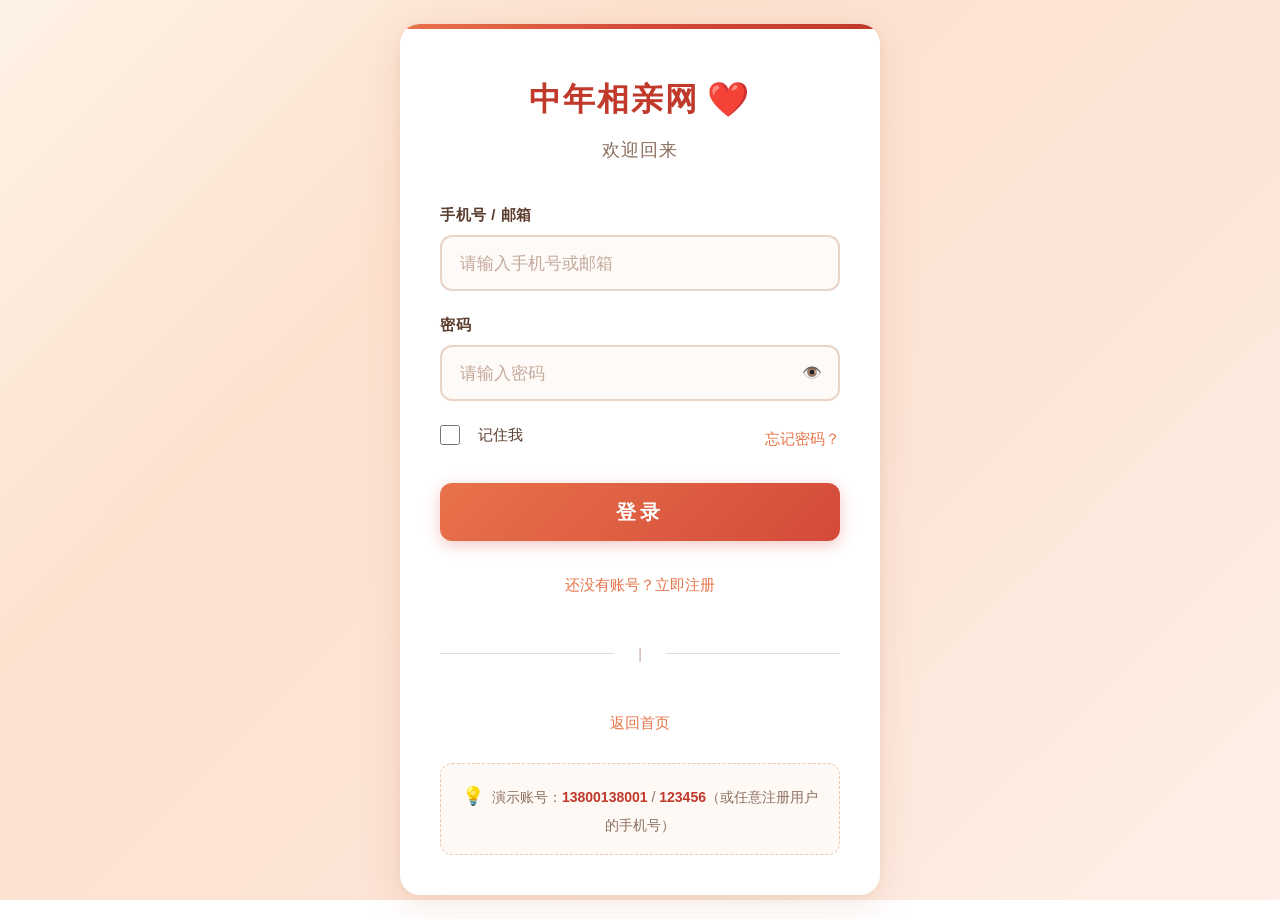
<file: pages/search.html>
<!DOCTYPE html>
<html lang="zh-CN">
<head>
  <meta charset="UTF-8">
  <meta name="viewport" content="width=device-width, initial-scale=1.0">
  <title>搜索找伴 - 中年相亲网</title>

  <!-- Common CSS -->
  <link rel="stylesheet" href="../css/variables.css">
  <link rel="stylesheet" href="../css/base.css">
  <link rel="stylesheet" href="../css/components.css">

  <style>
    /* ========== Page Layout ========== */
    *, *::before, *::after {
      box-sizing: border-box;
      margin: 0;
      padding: 0;
    }

    body {
      font-family: var(--font-family-base);
      background-color: var(--color-bg);
      color: var(--color-text-primary);
      min-height: 100vh;
      line-height: var(--line-height-base);
      padding-top: 72px;
    }

    /* ========== Skip Link ========== */
    .skip-link {
      position: absolute;
      top: -100%;
      left: var(--space-md);
      z-index: var(--z-tooltip);
      padding: var(--space-sm) var(--space-md);
      background-color: var(--color-primary);
      color: var(--color-text-on-primary);
      font-weight: var(--font-weight-bold);
      font-size: calc(var(--font-size-base) * var(--font-scale));
      border-radius: var(--radius-md);
      text-decoration: none;
      transition: top var(--transition-fast);
    }
    .skip-link:focus {
      top: var(--space-sm);
    }

    /* ========== Sticky Header ========== */
    .site-header {
      position: fixed;
      top: 0;
      left: 0;
      right: 0;
      z-index: var(--z-sticky);
      background: var(--color-surface);
      border-bottom: 1px solid var(--color-border-light);
      box-shadow: var(--shadow-sm);
      height: 72px;
    }

    .header-inner {
      display: flex;
      align-items: center;
      justify-content: space-between;
      height: 100%;
      max-width: var(--container-wide);
      margin: 0 auto;
      padding: 0 var(--space-lg);
    }

    .header-logo {
      display: flex;
      align-items: center;
      gap: var(--space-xs);
      font-size: calc(var(--font-size-xl) * var(--font-scale));
      font-weight: var(--font-weight-bold);
      color: var(--color-primary);
      text-decoration: none;
      white-space: nowrap;
      flex-shrink: 0;
    }
    .header-logo:hover {
      color: var(--color-primary-hover);
    }

    .main-nav {
      display: flex;
      align-items: center;
      gap: var(--space-xs);
      list-style: none;
    }
    .main-nav a {
      display: inline-flex;
      align-items: center;
      padding: var(--space-sm) var(--space-md);
      font-size: calc(18px * var(--font-scale));
      font-weight: var(--font-weight-medium);
      color: var(--color-text-secondary);
      text-decoration: none;
      border-radius: var(--radius-md);
      min-height: var(--tap-target-min);
      transition: color var(--transition-fast), background-color var(--transition-fast);
      white-space: nowrap;
    }
    .main-nav a:hover {
      color: var(--color-primary);
      background-color: var(--color-primary-subtle);
    }
    .main-nav a.nav-current {
      color: var(--color-primary);
      background-color: var(--color-primary-light);
      font-weight: var(--font-weight-semibold);
    }

    /* User Menu */
    .user-menu {
      position: relative;
      flex-shrink: 0;
    }
    .user-menu-trigger {
      display: flex;
      align-items: center;
      gap: var(--space-sm);
      padding: var(--space-sm) var(--space-md);
      font-size: calc(18px * var(--font-scale));
      font-weight: var(--font-weight-medium);
      color: var(--color-text-primary);
      background: none;
      border: none;
      border-radius: var(--radius-md);
      cursor: pointer;
      min-height: var(--tap-target-min);
      transition: background-color var(--transition-fast);
    }
    .user-menu-trigger:hover {
      background-color: var(--color-bg);
    }
    .user-menu-trigger .avatar-sm {
      width: 40px;
      height: 40px;
      font-size: calc(18px * var(--font-scale));
    }
    .user-menu-trigger .arrow-down {
      font-size: 12px;
      color: var(--color-text-tertiary);
      transition: transform var(--transition-fast);
    }
    .user-menu.open .user-menu-trigger .arrow-down {
      transform: rotate(180deg);
    }
    .user-dropdown {
      display: none;
      position: absolute;
      top: calc(100% + 4px);
      right: 0;
      min-width: 200px;
      background: var(--color-surface);
      border: 1px solid var(--color-border-light);
      border-radius: var(--radius-md);
      box-shadow: var(--shadow-lg);
      z-index: var(--z-dropdown);
      overflow: hidden;
      padding: var(--space-xs) 0;
    }
    .user-menu.open .user-dropdown {
      display: block;
    }
    .user-dropdown a,
    .user-dropdown button {
      display: flex;
      align-items: center;
      gap: var(--space-sm);
      width: 100%;
      padding: var(--space-sm) var(--space-md);
      font-size: calc(var(--font-size-base) * var(--font-scale));
      font-family: var(--font-family-base);
      color: var(--color-text-primary);
      text-decoration: none;
      background: none;
      border: none;
      cursor: pointer;
      text-align: left;
      min-height: 48px;
      transition: background-color var(--transition-fast);
    }
    .user-dropdown a:hover,
    .user-dropdown button:hover {
      background-color: var(--color-bg);
    }
    .user-dropdown .dropdown-divider {
      height: 1px;
      background: var(--color-border-light);
      margin: var(--space-xs) 0;
    }
    .user-dropdown .logout-btn {
      color: var(--color-danger);
    }

    /* Mobile Nav */
    .mobile-nav-toggle {
      display: none;
      width: 48px;
      height: 48px;
      flex-direction: column;
      align-items: center;
      justify-content: center;
      gap: 6px;
      background: none;
      border: none;
      cursor: pointer;
      padding: 8px;
      border-radius: var(--radius-sm);
    }
    .mobile-nav-toggle span {
      display: block;
      width: 24px;
      height: 3px;
      background: var(--color-text-primary);
      border-radius: 2px;
      transition: all var(--transition-fast);
    }
    .mobile-nav-panel {
      display: none;
      position: fixed;
      top: 72px;
      left: 0;
      right: 0;
      bottom: 0;
      background: var(--color-surface);
      z-index: var(--z-fixed);
      padding: var(--space-lg);
      overflow-y: auto;
    }
    .mobile-nav-panel.open {
      display: flex;
      flex-direction: column;
    }
    .mobile-nav-panel a {
      display: flex;
      align-items: center;
      padding: var(--space-md);
      font-size: calc(var(--font-size-lg) * var(--font-scale));
      color: var(--color-text-primary);
      text-decoration: none;
      border-radius: var(--radius-md);
      min-height: 56px;
    }
    .mobile-nav-panel a:hover {
      background-color: var(--color-bg);
    }
    .mobile-nav-panel a.nav-current {
      color: var(--color-primary);
      background-color: var(--color-primary-light);
      font-weight: var(--font-weight-semibold);
    }

    /* ========== Main Layout: Sidebar + Content ========== */
    .search-layout {
      max-width: var(--container-wide);
      margin: 0 auto;
      padding: var(--space-lg);
      display: flex;
      gap: var(--space-lg);
      align-items: flex-start;
    }

    /* ========== Page Header ========== */
    .page-header-bar {
      max-width: var(--container-wide);
      margin: 0 auto;
      padding: var(--space-lg) var(--space-lg) 0;
    }
    .page-header-bar h1 {
      font-size: calc(var(--font-size-h2) * var(--font-scale));
      font-weight: var(--font-weight-bold);
      margin: 0 0 var(--space-xs) 0;
    }
    .page-header-bar .result-subtitle {
      font-size: calc(var(--font-size-base) * var(--font-scale));
      color: var(--color-text-tertiary);
    }

    /* ========== Filter Sidebar ========== */
    .filter-sidebar {
      width: 320px;
      flex-shrink: 0;
      background: var(--color-surface);
      border: 1px solid var(--color-border-light);
      border-radius: var(--radius-card);
      padding: var(--space-lg);
      box-shadow: var(--shadow-card);
      position: sticky;
      top: 92px;
      max-height: calc(100vh - 110px);
      overflow-y: auto;
    }

    .filter-sidebar h2 {
      font-size: calc(var(--font-size-lg) * var(--font-scale));
      font-weight: var(--font-weight-bold);
      margin: 0 0 var(--space-lg) 0;
      display: flex;
      align-items: center;
      gap: var(--space-xs);
    }

    .filter-group {
      margin-bottom: var(--space-lg);
    }
    .filter-group:last-child {
      margin-bottom: 0;
    }
    .filter-group-label {
      font-size: calc(var(--font-size-base) * var(--font-scale));
      font-weight: var(--font-weight-semibold);
      color: var(--color-text-primary);
      margin-bottom: var(--space-sm);
      display: block;
    }

    /* Radio rows */
    .filter-radio-row {
      display: flex;
      gap: var(--space-sm);
      flex-wrap: wrap;
    }
    .filter-radio-item {
      display: flex;
      align-items: center;
      gap: 6px;
      font-size: calc(var(--font-size-base) * var(--font-scale));
      color: var(--color-text-secondary);
      cursor: pointer;
      min-height: 40px;
    }
    .filter-radio-item input[type="radio"] {
      width: 22px;
      height: 22px;
      accent-color: var(--color-primary);
      cursor: pointer;
    }

    /* Checkbox rows */
    .filter-checkbox-list {
      display: flex;
      flex-direction: column;
      gap: 2px;
      max-height: 200px;
      overflow-y: auto;
    }
    .filter-checkbox-item {
      display: flex;
      align-items: center;
      gap: 8px;
      font-size: calc(var(--font-size-base) * var(--font-scale));
      color: var(--color-text-secondary);
      cursor: pointer;
      min-height: 40px;
      padding: 2px 0;
    }
    .filter-checkbox-item input[type="checkbox"] {
      width: 22px;
      height: 22px;
      accent-color: var(--color-primary);
      cursor: pointer;
    }

    /* Select / Input in filters */
    .filter-select {
      width: 100%;
      min-height: 50px;
      padding: 0 var(--space-sm);
      font-size: calc(var(--font-size-base) * var(--font-scale));
      font-family: var(--font-family-base);
      color: var(--color-text-primary);
      background-color: var(--color-surface);
      border: 2px solid var(--color-border);
      border-radius: var(--radius-input);
      cursor: pointer;
      transition: border-color var(--transition-fast);
    }
    .filter-select:hover {
      border-color: var(--color-primary);
    }
    .filter-select:focus {
      outline: none;
      border-color: var(--color-border-focus);
      box-shadow: 0 0 0 var(--focus-ring-width) var(--color-primary-light);
    }
    .filter-input {
      width: 100%;
      min-height: 50px;
      padding: 0 var(--space-sm);
      font-size: calc(var(--font-size-base) * var(--font-scale));
      font-family: var(--font-family-base);
      color: var(--color-text-primary);
      background-color: var(--color-surface);
      border: 2px solid var(--color-border);
      border-radius: var(--radius-input);
      transition: border-color var(--transition-fast);
    }
    .filter-input:hover {
      border-color: var(--color-primary);
    }
    .filter-input:focus {
      outline: none;
      border-color: var(--color-border-focus);
      box-shadow: 0 0 0 var(--focus-ring-width) var(--color-primary-light);
    }

    /* Filter Buttons */
    .filter-actions {
      display: flex;
      flex-direction: column;
      gap: var(--space-sm);
      margin-top: var(--space-lg);
    }
    .filter-actions .btn {
      width: 100%;
    }

    /* Mobile Filter Toggle */
    .mobile-filter-toggle {
      display: none;
      width: 100%;
      min-height: 56px;
      align-items: center;
      justify-content: center;
      gap: var(--space-sm);
      font-size: calc(var(--font-size-base) * var(--font-scale));
      font-weight: var(--font-weight-semibold);
      background: var(--color-surface);
      color: var(--color-text-primary);
      border: 2px solid var(--color-border);
      border-radius: var(--radius-btn);
      cursor: pointer;
      margin-bottom: var(--space-md);
    }
    .mobile-filter-toggle:hover {
      border-color: var(--color-primary);
      color: var(--color-primary);
    }

    /* ========== Results Area ========== */
    .results-area {
      flex: 1;
      min-width: 0;
    }

    .results-toolbar {
      display: flex;
      align-items: center;
      justify-content: space-between;
      flex-wrap: wrap;
      gap: var(--space-sm);
      margin-bottom: var(--space-md);
      padding: var(--space-md);
      background: var(--color-surface);
      border-radius: var(--radius-md);
      border: 1px solid var(--color-border-light);
    }
    .results-count {
      font-size: calc(var(--font-size-base) * var(--font-scale));
      font-weight: var(--font-weight-semibold);
      color: var(--color-text-primary);
    }
    .results-sort {
      display: flex;
      align-items: center;
      gap: var(--space-sm);
    }
    .results-sort label {
      font-size: calc(var(--font-size-base) * var(--font-scale));
      color: var(--color-text-secondary);
      margin: 0;
      white-space: nowrap;
    }
    .sort-select {
      min-height: 44px;
      padding: 0 var(--space-sm);
      font-size: calc(var(--font-size-base) * var(--font-scale));
      font-family: var(--font-family-base);
      color: var(--color-text-primary);
      background-color: var(--color-surface);
      border: 2px solid var(--color-border);
      border-radius: var(--radius-input);
      cursor: pointer;
    }
    .sort-select:focus {
      outline: none;
      border-color: var(--color-border-focus);
    }

    /* Results Grid */
    .results-grid {
      display: grid;
      grid-template-columns: repeat(auto-fill, minmax(280px, 1fr));
      gap: var(--card-gap);
    }

    /* User Card */
    .user-card {
      background: var(--color-surface);
      border: 1px solid var(--color-border-light);
      border-radius: var(--radius-card);
      padding: var(--space-lg);
      box-shadow: var(--shadow-card);
      display: flex;
      flex-direction: column;
      transition: box-shadow var(--transition-base), transform var(--transition-base);
      text-decoration: none;
      color: inherit;
      cursor: pointer;
    }
    .user-card:hover {
      box-shadow: var(--shadow-card-hover);
      transform: translateY(-4px);
      border-color: var(--color-secondary);
    }

    .user-card-header {
      display: flex;
      align-items: center;
      gap: var(--space-md);
      margin-bottom: var(--space-md);
    }
    .user-card-avatar {
      width: 72px;
      height: 72px;
      border-radius: var(--radius-avatar);
      display: flex;
      align-items: center;
      justify-content: center;
      font-size: calc(var(--font-size-2xl) * var(--font-scale));
      font-weight: var(--font-weight-bold);
      color: #fff;
      flex-shrink: 0;
    }
    .user-card-name-row {
      display: flex;
      align-items: center;
      gap: var(--space-xs);
    }
    .user-card-name {
      font-size: calc(var(--font-size-md) * var(--font-scale));
      font-weight: var(--font-weight-bold);
      color: var(--color-text-primary);
    }
    .user-card-verified {
      display: inline-block;
      font-size: 14px;
      background: var(--color-success-light);
      color: var(--color-success);
      padding: 1px 8px;
      border-radius: var(--radius-sm);
      font-weight: var(--font-weight-semibold);
    }
    .user-card-meta {
      font-size: calc(var(--font-size-sm) * var(--font-scale));
      color: var(--color-text-tertiary);
      margin-top: 2px;
    }
    .user-card-details {
      display: flex;
      flex-wrap: wrap;
      gap: var(--space-xs);
      margin-bottom: var(--space-sm);
    }
    .user-card-detail-item {
      font-size: calc(var(--font-size-xs) * var(--font-scale));
      color: var(--color-text-secondary);
      background: var(--color-bg);
      padding: 2px 10px;
      border-radius: var(--radius-xs);
    }
    .user-card-tags {
      display: flex;
      flex-wrap: wrap;
      gap: 6px;
      margin-bottom: var(--space-sm);
    }
    .user-card-tags .tag {
      font-size: calc(14px * var(--font-scale));
      padding: 3px 12px;
    }
    .user-card-intro {
      font-size: calc(var(--font-size-sm) * var(--font-scale));
      color: var(--color-text-tertiary);
      line-height: var(--line-height-base);
      display: -webkit-box;
      -webkit-line-clamp: 2;
      -webkit-box-orient: vertical;
      overflow: hidden;
      margin-bottom: var(--space-md);
    }
    .user-card-footer {
      margin-top: auto;
      display: flex;
      align-items: center;
      justify-content: space-between;
    }
    .user-card-score {
      font-size: calc(var(--font-size-base) * var(--font-scale));
      font-weight: var(--font-weight-bold);
      color: var(--color-primary);
    }
    .user-card-view-btn {
      display: inline-flex;
      align-items: center;
      gap: 4px;
      padding: var(--space-sm) var(--space-lg);
      font-size: calc(var(--font-size-base) * var(--font-scale));
      font-weight: var(--font-weight-semibold);
      background: var(--color-primary);
      color: #fff;
      border: none;
      border-radius: var(--radius-btn);
      cursor: pointer;
      text-decoration: none;
      transition: background-color var(--transition-fast);
    }
    .user-card-view-btn:hover {
      background: var(--color-primary-hover);
    }

    /* Pagination */
    .pagination {
      display: flex;
      align-items: center;
      justify-content: center;
      gap: var(--space-sm);
      margin-top: var(--space-lg);
      padding: var(--space-md);
    }
    .pagination-btn {
      display: inline-flex;
      align-items: center;
      justify-content: center;
      min-width: 48px;
      min-height: 48px;
      padding: 0 var(--space-md);
      font-size: calc(var(--font-size-base) * var(--font-scale));
      font-family: var(--font-family-base);
      font-weight: var(--font-weight-medium);
      background: var(--color-surface);
      color: var(--color-text-primary);
      border: 1px solid var(--color-border);
      border-radius: var(--radius-md);
      cursor: pointer;
      transition: all var(--transition-fast);
    }
    .pagination-btn:hover:not(:disabled) {
      border-color: var(--color-primary);
      color: var(--color-primary);
    }
    .pagination-btn.active {
      background: var(--color-primary);
      color: #fff;
      border-color: var(--color-primary);
    }
    .pagination-btn:disabled {
      opacity: 0.4;
      cursor: not-allowed;
    }
    .pagination-info {
      font-size: calc(var(--font-size-sm) * var(--font-scale));
      color: var(--color-text-tertiary);
      margin: 0 var(--space-sm);
    }

    /* ========== Empty State ========== */
    .empty-state {
      display: flex;
      flex-direction: column;
      align-items: center;
      justify-content: center;
      text-align: center;
      padding: var(--space-3xl) var(--space-md);
    }
    .empty-state-icon {
      font-size: 80px;
      margin-bottom: var(--space-lg);
      opacity: 0.5;
      line-height: 1;
    }
    .empty-state-title {
      font-size: calc(var(--font-size-xl) * var(--font-scale));
      font-weight: var(--font-weight-bold);
      color: var(--color-text-secondary);
      margin: 0 0 var(--space-sm) 0;
    }
    .empty-state-description {
      font-size: calc(var(--font-size-base) * var(--font-scale));
      color: var(--color-text-tertiary);
      max-width: 400px;
      margin: 0 0 var(--space-lg) 0;
      line-height: var(--line-height-base);
    }
    .empty-state-suggestions {
      display: flex;
      flex-wrap: wrap;
      gap: var(--space-sm);
      justify-content: center;
      margin-bottom: var(--space-lg);
    }
    .empty-state-suggestion {
      display: inline-block;
      padding: var(--space-sm) var(--space-md);
      font-size: calc(var(--font-size-sm) * var(--font-scale));
      color: var(--color-primary);
      background: var(--color-primary-subtle);
      border-radius: var(--radius-md);
      cursor: pointer;
      text-decoration: none;
      transition: background-color var(--transition-fast);
    }
    .empty-state-suggestion:hover {
      background: var(--color-primary-light);
    }

    /* ========== Loading ========== */
    .loading-container {
      display: flex;
      align-items: center;
      justify-content: center;
      padding: var(--space-3xl);
      flex-direction: column;
      gap: var(--space-md);
    }
    .loading-container p {
      font-size: calc(var(--font-size-base) * var(--font-scale));
      color: var(--color-text-tertiary);
    }

    /* ========== Footer ========== */
    .site-footer {
      text-align: center;
      padding: var(--space-xl) var(--space-md);
      color: var(--color-text-tertiary);
      font-size: calc(var(--font-size-sm) * var(--font-scale));
      border-top: 1px solid var(--color-border-light);
      margin-top: var(--space-xl);
    }

    /* ========== Responsive ========== */
    @media (max-width: 1024px) {
      .filter-sidebar {
        width: 280px;
      }
      .results-grid {
        grid-template-columns: repeat(auto-fill, minmax(240px, 1fr));
      }
      .main-nav a {
        padding: var(--space-sm);
        font-size: calc(16px * var(--font-scale));
      }
    }

    @media (max-width: 768px) {
      .search-layout {
        flex-direction: column;
        padding: var(--space-md);
      }
      .page-header-bar {
        padding: var(--space-md) var(--space-md) 0;
      }
      .filter-sidebar {
        display: none;
        width: 100%;
        position: static;
        max-height: none;
        border-radius: var(--radius-md);
      }
      .filter-sidebar.open {
        display: block;
      }
      .mobile-filter-toggle {
        display: flex;
      }
      .results-grid {
        grid-template-columns: 1fr;
      }
      .header-inner {
        padding: 0 var(--space-md);
      }
      .main-nav {
        display: none;
      }
      .mobile-nav-toggle {
        display: flex;
      }
      .results-toolbar {
        flex-direction: column;
        align-items: stretch;
      }
      .results-sort {
        justify-content: space-between;
      }
      .user-menu-trigger .user-menu-name {
        display: none;
      }
    }

    @media (max-width: 576px) {
      .header-logo {
        font-size: calc(var(--font-size-lg) * var(--font-scale));
      }
      .page-header-bar h1 {
        font-size: calc(var(--font-size-xl) * var(--font-scale));
      }
    }
  </style>
</head>
<body>

  <!-- Skip Link -->
  <a href="#main-content" class="skip-link">跳转到主要内容</a>

  <!-- ========== Sticky Header ========== -->
  <header class="site-header" role="banner">
    <div class="header-inner">
      <a href="dashboard.html" class="header-logo" aria-label="中年相亲网首页">
        中年相亲网 ❤️
      </a>

      <nav aria-label="主导航">
        <ul class="main-nav" id="mainNav">
          <li><a href="dashboard.html">🏠 首页</a></li>
          <li><a href="search.html" class="nav-current">🔍 搜索</a></li>
          <li><a href="matches.html">💝 推荐</a></li>
          <li><a href="chat.html">💬 消息</a></li>
          <li><a href="groups.html">👥 群组</a></li>
          <li><a href="events.html">📅 活动</a></li>
        </ul>
      </nav>

      <button class="mobile-nav-toggle" id="mobileNavToggle" aria-label="打开菜单" aria-expanded="false">
        <span></span><span></span><span></span>
      </button>

      <div class="user-menu" id="userMenu">
        <button class="user-menu-trigger" id="userMenuTrigger" aria-haspopup="true" aria-expanded="false">
          <span class="avatar avatar-sm" id="headerAvatar" style="background-color: #D45161; color: #fff;">我</span>
          <span class="user-menu-name" id="headerUserName">用户</span>
          <span class="arrow-down">▼</span>
        </button>
        <div class="user-dropdown" id="userDropdown" role="menu">
          <a href="profile.html" role="menuitem">👤 我的资料</a>
          <a href="profile-edit.html" role="menuitem">✏️ 编辑资料</a>
          <a href="privacy.html" role="menuitem">🔒 隐私设置</a>
          <div class="dropdown-divider"></div>
          <button class="logout-btn" id="logoutBtn" role="menuitem">🚪 退出登录</button>
        </div>
      </div>
    </div>
  </header>

  <!-- Mobile Nav Panel -->
  <div class="mobile-nav-panel" id="mobileNavPanel">
    <a href="dashboard.html">🏠 首页</a>
    <a href="search.html" class="nav-current">🔍 搜索</a>
    <a href="matches.html">💝 推荐</a>
    <a href="chat.html">💬 消息</a>
    <a href="groups.html">👥 群组</a>
    <a href="events.html">📅 活动</a>
    <hr>
    <a href="profile.html">👤 我的资料</a>
    <a href="profile-edit.html">✏️ 编辑资料</a>
    <a href="privacy.html">🔒 隐私设置</a>
    <a href="#" id="mobileLogoutBtn" style="color: var(--color-danger);">🚪 退出登录</a>
  </div>

  <!-- ========== Page Header ========== -->
  <div class="page-header-bar">
    <h1>💕 寻找有缘人</h1>
    <p class="result-subtitle" id="resultSubtitle">设置筛选条件，开始寻找您的缘分</p>
  </div>

  <!-- ========== Main Content ========== -->
  <div class="search-layout" id="main-content">

    <!-- Mobile Filter Toggle -->
    <button class="mobile-filter-toggle" id="mobileFilterToggle">
      🔍 筛选条件 <span id="mobileFilterActiveCount" style="display:none;"></span>
    </button>

    <!-- Filter Sidebar -->
    <aside class="filter-sidebar" id="filterSidebar" role="search" aria-label="搜索筛选">
      <h2>🔍 筛选条件</h2>

      <!-- Gender -->
      <div class="filter-group">
        <span class="filter-group-label">性别</span>
        <div class="filter-radio-row">
          <label class="filter-radio-item">
            <input type="radio" name="filterGender" value="" checked> 不限
          </label>
          <label class="filter-radio-item">
            <input type="radio" name="filterGender" value="男"> 男
          </label>
          <label class="filter-radio-item">
            <input type="radio" name="filterGender" value="女"> 女
          </label>
        </div>
      </div>

      <!-- Age Range -->
      <div class="filter-group">
        <span class="filter-group-label">年龄范围</span>
        <div style="display: flex; gap: var(--space-sm); align-items: center;">
          <select class="filter-select" id="filterAgeMin" aria-label="最小年龄" style="flex:1;">
            <option value="">最小</option>
          </select>
          <span style="color: var(--color-text-tertiary);">—</span>
          <select class="filter-select" id="filterAgeMax" aria-label="最大年龄" style="flex:1;">
            <option value="">最大</option>
          </select>
        </div>
      </div>

      <!-- Province / City -->
      <div class="filter-group">
        <span class="filter-group-label">所在地区</span>
        <select class="filter-select" id="filterProvince" aria-label="省份" style="margin-bottom: var(--space-sm);">
          <option value="">全部省份</option>
        </select>
        <input type="text" class="filter-input" id="filterCity" placeholder="输入城市名（如：北京市）" aria-label="城市">
      </div>

      <!-- Education -->
      <div class="filter-group">
        <span class="filter-group-label">学历</span>
        <div class="filter-checkbox-list" id="filterEducation">
          <label class="filter-checkbox-item"><input type="checkbox" value="高中及以下"> 高中及以下</label>
          <label class="filter-checkbox-item"><input type="checkbox" value="中专"> 中专</label>
          <label class="filter-checkbox-item"><input type="checkbox" value="大专"> 大专</label>
          <label class="filter-checkbox-item"><input type="checkbox" value="本科"> 本科</label>
          <label class="filter-checkbox-item"><input type="checkbox" value="硕士"> 硕士</label>
          <label class="filter-checkbox-item"><input type="checkbox" value="博士"> 博士</label>
        </div>
      </div>

      <!-- Income -->
      <div class="filter-group">
        <span class="filter-group-label">月收入</span>
        <div class="filter-checkbox-list" id="filterIncome">
          <label class="filter-checkbox-item"><input type="checkbox" value="3000以下"> 3000以下</label>
          <label class="filter-checkbox-item"><input type="checkbox" value="3000-5000"> 3000-5000</label>
          <label class="filter-checkbox-item"><input type="checkbox" value="5000-8000"> 5000-8000</label>
          <label class="filter-checkbox-item"><input type="checkbox" value="8000-10000"> 8000-10000</label>
          <label class="filter-checkbox-item"><input type="checkbox" value="10000-15000"> 10000-15000</label>
          <label class="filter-checkbox-item"><input type="checkbox" value="15000-20000"> 15000-20000</label>
          <label class="filter-checkbox-item"><input type="checkbox" value="20000以上"> 20000以上</label>
        </div>
      </div>

      <!-- Marital Status -->
      <div class="filter-group">
        <span class="filter-group-label">婚姻状况</span>
        <div class="filter-checkbox-list" id="filterMarital">
          <label class="filter-checkbox-item"><input type="checkbox" value="未婚"> 未婚</label>
          <label class="filter-checkbox-item"><input type="checkbox" value="离异"> 离异</label>
          <label class="filter-checkbox-item"><input type="checkbox" value="丧偶"> 丧偶</label>
        </div>
      </div>

      <!-- Has Children -->
      <div class="filter-group">
        <span class="filter-group-label">有无子女</span>
        <div class="filter-radio-row">
          <label class="filter-radio-item">
            <input type="radio" name="filterChildren" value="" checked> 不限
          </label>
          <label class="filter-radio-item">
            <input type="radio" name="filterChildren" value="yes"> 有
          </label>
          <label class="filter-radio-item">
            <input type="radio" name="filterChildren" value="no"> 无
          </label>
        </div>
      </div>

      <!-- Hobby -->
      <div class="filter-group">
        <span class="filter-group-label">兴趣爱好</span>
        <select class="filter-select" id="filterHobby" aria-label="兴趣爱好">
          <option value="">不限</option>
          <option value="跑步">跑步</option>
          <option value="读书">读书</option>
          <option value="旅游">旅游</option>
          <option value="烹饪">烹饪</option>
          <option value="园艺">园艺</option>
          <option value="广场舞">广场舞</option>
          <option value="瑜伽">瑜伽</option>
          <option value="阅读">阅读</option>
          <option value="烘焙">烘焙</option>
          <option value="高尔夫">高尔夫</option>
          <option value="摄影">摄影</option>
          <option value="书法">书法</option>
          <option value="茶道">茶道</option>
          <option value="太极拳">太极拳</option>
          <option value="钓鱼">钓鱼</option>
          <option value="下棋">下棋</option>
          <option value="爬山">爬山</option>
          <option value="羽毛球">羽毛球</option>
          <option value="看电影">看电影</option>
          <option value="美食">美食</option>
          <option value="游泳">游泳</option>
          <option value="音乐">音乐</option>
          <option value="养狗">养狗</option>
        </select>
      </div>

      <!-- Keyword -->
      <div class="filter-group">
        <span class="filter-group-label">关键词</span>
        <input type="text" class="filter-input" id="filterKeyword" placeholder="搜索自我介绍、职业等" aria-label="关键词搜索">
      </div>

      <!-- Buttons -->
      <div class="filter-actions">
        <button class="btn btn-primary btn-large" id="searchBtn" style="width:100%;">
          🔍 搜索
        </button>
        <button class="btn btn-outline" id="clearFilterBtn" style="width:100%;">
          清空筛选
        </button>
      </div>
    </aside>

    <!-- Results Area -->
    <section class="results-area" id="resultsArea">
      <!-- Toolbar -->
      <div class="results-toolbar" id="resultsToolbar">
        <span class="results-count" id="resultsCount">共找到 0 位用户</span>
        <div class="results-sort">
          <label for="sortSelect">排序：</label>
          <select class="sort-select" id="sortSelect">
            <option value="score">匹配度优先</option>
            <option value="recent">最近活跃</option>
            <option value="ageAsc">年龄（低到高）</option>
            <option value="ageDesc">年龄（高到低）</option>
          </select>
        </div>
      </div>

      <!-- Results Grid -->
      <div class="results-grid" id="resultsGrid">
        <!-- Filled by JS -->
      </div>

      <!-- Pagination -->
      <div class="pagination" id="pagination"></div>

      <!-- Empty State -->
      <div class="empty-state" id="emptyState" style="display:none;">
        <div class="empty-state-icon">🔍</div>
        <h3 class="empty-state-title">没有找到符合条件的用户</h3>
        <p class="empty-state-description">试试放宽筛选条件，也许会发现更多合适的人选</p>
        <div class="empty-state-suggestions">
          <span class="empty-state-suggestion" onclick="clearAllFilters()">清空性别限制</span>
          <span class="empty-state-suggestion" onclick="clearAllFilters()">扩大年龄范围</span>
          <span class="empty-state-suggestion" onclick="clearAllFilters()">不限地区</span>
        </div>
        <button class="btn btn-outline btn-large" onclick="clearAllFilters()">清空筛选</button>
      </div>
    </section>
  </div>

  <footer class="site-footer">
    <p>❤️ 中年相亲网 — 帮您找到人生第二段幸福</p>
    <p style="margin-top: 4px;">© 2026 中年相亲网 版权所有</p>
  </footer>

  <!-- Common JS -->
  <script src="../js/utils.js"></script>
  <script src="../js/store.js"></script>
  <script src="../js/auth.js"></script>
  <script src="../js/match.js"></script>
  <script src="../data/seed-data.js"></script>

  <script>
  (function () {
    'use strict';

    // =========================================================================
    // 1. Auth Guard
    // =========================================================================
    if (!Auth.requireAuth('search.html')) {
      return;
    }

    var currentUser = Store.getCurrentUser();

    // =========================================================================
    // 2. Header Init
    // =========================================================================
    function initHeader() {
      var userName = currentUser.name || '用户';
      document.getElementById('headerUserName').textContent = userName;
      var avatarEl = document.getElementById('headerAvatar');
      avatarEl.textContent = userName.charAt(0);
      var colors = ['#D45161', '#E8A87C', '#5B8C5A', '#4A7FB5', '#E09F3E', '#C44A58', '#6B5B9E', '#3D8B7E'];
      var ci = 0;
      if (currentUser.id) {
        for (var i = 0; i < currentUser.id.length; i++) {
          ci += currentUser.id.charCodeAt(i);
        }
        ci = ci % colors.length;
      }
      avatarEl.style.backgroundColor = colors[ci];
    }

    // =========================================================================
    // 3. User Menu
    // =========================================================================
    function initUserMenu() {
      var menu = document.getElementById('userMenu');
      var trigger = document.getElementById('userMenuTrigger');

      trigger.addEventListener('click', function (e) {
        e.stopPropagation();
        var isOpen = menu.classList.contains('open');
        if (isOpen) {
          menu.classList.remove('open');
          trigger.setAttribute('aria-expanded', 'false');
        } else {
          menu.classList.add('open');
          trigger.setAttribute('aria-expanded', 'true');
        }
      });

      document.addEventListener('click', function () {
        menu.classList.remove('open');
        trigger.setAttribute('aria-expanded', 'false');
      });

      document.getElementById('userDropdown').addEventListener('click', function (e) {
        e.stopPropagation();
      });

      document.getElementById('logoutBtn').addEventListener('click', function () {
        Auth.logout();
      });

      var mlb = document.getElementById('mobileLogoutBtn');
      if (mlb) {
        mlb.addEventListener('click', function (e) {
          e.preventDefault();
          Auth.logout();
        });
      }
    }

    // =========================================================================
    // 4. Mobile Nav
    // =========================================================================
    function initMobileNav() {
      var toggle = document.getElementById('mobileNavToggle');
      var panel = document.getElementById('mobileNavPanel');
      toggle.addEventListener('click', function () {
        var isOpen = panel.classList.contains('open');
        if (isOpen) {
          panel.classList.remove('open');
          toggle.setAttribute('aria-expanded', 'false');
          toggle.setAttribute('aria-label', '打开菜单');
        } else {
          panel.classList.add('open');
          toggle.setAttribute('aria-expanded', 'true');
          toggle.setAttribute('aria-label', '关闭菜单');
        }
      });
    }

    // =========================================================================
    // 5. Populate filter dropdowns
    // =========================================================================
    function initFilterDropdowns() {
      // Age selects (40-70)
      var ageMin = document.getElementById('filterAgeMin');
      var ageMax = document.getElementById('filterAgeMax');
      for (var a = 40; a <= 70; a++) {
        var optMin = document.createElement('option');
        optMin.value = a;
        optMin.textContent = a + '岁';
        ageMin.appendChild(optMin);

        var optMax = document.createElement('option');
        optMax.value = a;
        optMax.textContent = a + '岁';
        ageMax.appendChild(optMax);
      }

      // Province select
      var provinces = [
        '北京市', '上海市', '天津市', '重庆市',
        '河北省', '山西省', '辽宁省', '吉林省', '黑龙江省',
        '江苏省', '浙江省', '安徽省', '福建省', '江西省', '山东省',
        '河南省', '湖北省', '湖南省', '广东省', '海南省',
        '四川省', '贵州省', '云南省', '陕西省', '甘肃省', '青海省',
        '广西壮族自治区', '内蒙古自治区', '西藏自治区', '宁夏回族自治区', '新疆维吾尔自治区',
        '香港特别行政区', '澳门特别行政区', '台湾省'
      ];
      var provSelect = document.getElementById('filterProvince');
      for (var p = 0; p < provinces.length; p++) {
        var opt = document.createElement('option');
        opt.value = provinces[p];
        opt.textContent = provinces[p];
        provSelect.appendChild(opt);
      }
    }

    // =========================================================================
    // 6. Mobile Filter Toggle
    // =========================================================================
    function initMobileFilter() {
      var toggle = document.getElementById('mobileFilterToggle');
      var sidebar = document.getElementById('filterSidebar');
      toggle.addEventListener('click', function () {
        var isOpen = sidebar.classList.contains('open');
        if (isOpen) {
          sidebar.classList.remove('open');
          toggle.innerHTML = '🔍 筛选条件 <span id="mobileFilterActiveCount"></span>';
        } else {
          sidebar.classList.add('open');
          toggle.innerHTML = '✕ 收起筛选';
        }
      });
    }

    // =========================================================================
    // 7. Collect Filter Values
    // =========================================================================
    function collectFilters() {
      var filters = {
        excludeUserId: currentUser.id
      };

      // Gender
      var genderRadio = document.querySelector('input[name="filterGender"]:checked');
      if (genderRadio && genderRadio.value) {
        filters.gender = genderRadio.value;
      }

      // Age range
      var ageMin = document.getElementById('filterAgeMin').value;
      var ageMax = document.getElementById('filterAgeMax').value;
      if (ageMin) filters.ageMin = parseInt(ageMin, 10);
      if (ageMax) filters.ageMax = parseInt(ageMax, 10);

      // Province
      var province = document.getElementById('filterProvince').value;
      if (province) filters.province = province;

      // City
      var city = document.getElementById('filterCity').value.trim();
      if (city) filters.city = city;

      // Education (checkboxes — collect all checked)
      var eduCheckboxes = document.querySelectorAll('#filterEducation input[type="checkbox"]:checked');
      if (eduCheckboxes.length > 0) {
        var eduValues = [];
        for (var e = 0; e < eduCheckboxes.length; e++) {
          eduValues.push(eduCheckboxes[e].value);
        }
        filters.educations = eduValues;
      }

      // Income (checkboxes)
      var incCheckboxes = document.querySelectorAll('#filterIncome input[type="checkbox"]:checked');
      if (incCheckboxes.length > 0) {
        var incValues = [];
        for (var i = 0; i < incCheckboxes.length; i++) {
          incValues.push(incCheckboxes[i].value);
        }
        filters.incomes = incValues;
      }

      // Marital status (checkboxes)
      var marCheckboxes = document.querySelectorAll('#filterMarital input[type="checkbox"]:checked');
      if (marCheckboxes.length > 0) {
        var marValues = [];
        for (var m = 0; m < marCheckboxes.length; m++) {
          marValues.push(marCheckboxes[m].value);
        }
        filters.maritalStatuses = marValues;
      }

      // Has children
      var childRadio = document.querySelector('input[name="filterChildren"]:checked');
      if (childRadio && childRadio.value) {
        filters.hasChildren = childRadio.value === 'yes';
      }

      // Hobby
      var hobby = document.getElementById('filterHobby').value;
      if (hobby) {
        filters.hobbies = [hobby];
      }

      // Keyword
      var keyword = document.getElementById('filterKeyword').value.trim();
      if (keyword) {
        filters.keyword = keyword;
      }

      return filters;
    }

    // =========================================================================
    // 8. Build an extended search that handles multi-select filters
    // =========================================================================
    function performSearch(filters) {
      // Use MatchEngine.search as the base, then apply multi-value filters
      var searchFilters = {
        excludeUserId: filters.excludeUserId,
        ageMin: filters.ageMin,
        ageMax: filters.ageMax,
        gender: filters.gender,
        province: filters.province,
        city: filters.city,
        keyword: filters.keyword
      };

      // Pass single-value education/income/marital to search if only one selected
      // otherwise we'll post-filter
      var singleEducation = null;
      if (filters.educations && filters.educations.length === 1) {
        searchFilters.education = filters.educations[0];
      }
      var singleIncome = null;
      if (filters.incomes && filters.incomes.length === 1) {
        searchFilters.incomeRange = filters.incomes[0];
      }
      var singleMarital = null;
      if (filters.maritalStatuses && filters.maritalStatuses.length === 1) {
        searchFilters.maritalStatus = filters.maritalStatuses[0];
      }

      if (filters.hobbies && filters.hobbies.length > 0) {
        searchFilters.hobbies = filters.hobbies;
      }
      if (filters.hasChildren !== undefined && filters.hasChildren !== null) {
        searchFilters.hasChildren = filters.hasChildren ? 'yes' : 'no';
      }

      var results = MatchEngine.search(searchFilters);

      // Post-filter for multi-value checkboxes
      if (filters.educations && filters.educations.length > 1) {
        results = results.filter(function (r) {
          if (!r.profile || !r.profile.education) return false;
          return filters.educations.indexOf(r.profile.education) !== -1;
        });
      }
      if (filters.incomes && filters.incomes.length > 1) {
        results = results.filter(function (r) {
          if (!r.profile || !r.profile.incomeRange) return false;
          return filters.incomes.indexOf(r.profile.incomeRange) !== -1;
        });
      }
      if (filters.maritalStatuses && filters.maritalStatuses.length > 1) {
        results = results.filter(function (r) {
          if (!r.profile || !r.profile.maritalStatus) return false;
          return filters.maritalStatuses.indexOf(r.profile.maritalStatus) !== -1;
        });
      }

      return results;
    }

    // =========================================================================
    // 9. Sorting
    // =========================================================================
    function sortResults(results, sortBy) {
      switch (sortBy) {
        case 'score':
          results.sort(function (a, b) { return b.score - a.score; });
          break;
        case 'recent':
          results.sort(function (a, b) {
            var aTime = a.user.updatedAt ? new Date(a.user.updatedAt).getTime() : 0;
            var bTime = b.user.updatedAt ? new Date(b.user.updatedAt).getTime() : 0;
            return bTime - aTime;
          });
          break;
        case 'ageAsc':
          results.sort(function (a, b) { return (a.age || 0) - (b.age || 0); });
          break;
        case 'ageDesc':
          results.sort(function (a, b) { return (b.age || 0) - (a.age || 0); });
          break;
        default:
          results.sort(function (a, b) { return b.score - a.score; });
      }
      return results;
    }

    // =========================================================================
    // 10. Pagination
    // =========================================================================
    var currentPage = 1;
    var pageSize = 12;
    var allResults = [];

    function paginateResults(results) {
      var start = (currentPage - 1) * pageSize;
      return results.slice(start, start + pageSize);
    }

    function renderPagination(totalResults) {
      var container = document.getElementById('pagination');
      var totalPages = Math.ceil(totalResults / pageSize);

      if (totalPages <= 1) {
        container.innerHTML = '';
        return;
      }

      var html = '';
      html += '<button class="pagination-btn" ' + (currentPage <= 1 ? 'disabled' : '') + ' data-page="' + (currentPage - 1) + '">‹ 上一页</button>';

      // Show page numbers
      var maxVisible = 5;
      var startPage = Math.max(1, currentPage - Math.floor(maxVisible / 2));
      var endPage = Math.min(totalPages, startPage + maxVisible - 1);
      if (endPage - startPage < maxVisible - 1) {
        startPage = Math.max(1, endPage - maxVisible + 1);
      }

      if (startPage > 1) {
        html += '<button class="pagination-btn" data-page="1">1</button>';
        if (startPage > 2) {
          html += '<span class="pagination-info">...</span>';
        }
      }

      for (var p = startPage; p <= endPage; p++) {
        html += '<button class="pagination-btn' + (p === currentPage ? ' active' : '') + '" data-page="' + p + '">' + p + '</button>';
      }

      if (endPage < totalPages) {
        if (endPage < totalPages - 1) {
          html += '<span class="pagination-info">...</span>';
        }
        html += '<button class="pagination-btn" data-page="' + totalPages + '">' + totalPages + '</button>';
      }

      html += '<button class="pagination-btn" ' + (currentPage >= totalPages ? 'disabled' : '') + ' data-page="' + (currentPage + 1) + '">下一页 ›</button>';

      container.innerHTML = html;

      // Bind click events
      var buttons = container.querySelectorAll('.pagination-btn:not([disabled])');
      for (var b = 0; b < buttons.length; b++) {
        buttons[b].addEventListener('click', function () {
          var page = parseInt(this.getAttribute('data-page'), 10);
          if (page && page !== currentPage) {
            currentPage = page;
            renderResults(allResults);
            // Scroll to top of results
            document.getElementById('resultsArea').scrollIntoView({ behavior: 'smooth', block: 'start' });
          }
        });
      }
    }

    // =========================================================================
    // 11. Render Results
    // =========================================================================
    var avatarColors = ['#D45161', '#E8A87C', '#5B8C5A', '#4A7FB5', '#E09F3E', '#C44A58', '#6B5B9E', '#3D8B7E'];

    function getAvatarColor(userId) {
      var ci = 0;
      if (userId) {
        for (var i = 0; i < userId.length; i++) {
          ci += userId.charCodeAt(i);
        }
        ci = ci % avatarColors.length;
      }
      return avatarColors[ci];
    }

    function renderResults(results) {
      var grid = document.getElementById('resultsGrid');
      var emptyState = document.getElementById('emptyState');
      var toolbar = document.getElementById('resultsToolbar');
      var countEl = document.getElementById('resultsCount');
      var subtitleEl = document.getElementById('resultSubtitle');
      var paginationEl = document.getElementById('pagination');

      if (results.length === 0) {
        grid.innerHTML = '';
        paginationEl.innerHTML = '';
        emptyState.style.display = 'flex';
        toolbar.style.display = 'none';
        countEl.textContent = '共找到 0 位用户';
        subtitleEl.textContent = '设置筛选条件，开始寻找您的缘分';
        return;
      }

      emptyState.style.display = 'none';
      toolbar.style.display = 'flex';
      countEl.textContent = '共找到 ' + results.length + ' 位用户';
      subtitleEl.textContent = '点击卡片查看详细资料';

      // Paginate
      var pagedResults = paginateResults(results);
      renderPagination(results.length);

      var html = '';
      for (var r = 0; r < pagedResults.length; r++) {
        var item = pagedResults[r];
        var user = item.user;
        var profile = item.profile;
        var name = user.name || '用户';
        var initial = name.charAt(0);
        var age = item.age || calculateAge(user.birthDate) || '';
        var city = (user.location && user.location.city) ? user.location.city : '';
        var province = (user.location && user.location.province) ? user.location.province : '';
        var locationStr = city || province || '';
        var education = (profile && profile.education) ? profile.education : '';
        var maritalStatus = (profile && profile.maritalStatus) ? profile.maritalStatus : '';
        var hobbies = (profile && Array.isArray(profile.hobbies)) ? profile.hobbies.slice(0, 4) : [];
        var selfIntro = (profile && profile.selfIntro) ? profile.selfIntro : '';
        var isVerified = user.isVerified;
        var score = item.score;
        var avatarColor = getAvatarColor(user.id);

        html += '<a class="user-card" href="profile.html?id=' + escapeHtml(user.id) + '" title="查看' + escapeHtml(name) + '的资料">';

        // Header: avatar + name
        html += '<div class="user-card-header">';
        html += '<div class="user-card-avatar" style="background-color: ' + avatarColor + ';">' + escapeHtml(initial) + '</div>';
        html += '<div>';
        html += '<div class="user-card-name-row">';
        html += '<span class="user-card-name">' + escapeHtml(name) + '</span>';
        if (isVerified) {
          html += '<span class="user-card-verified">✓ 已认证</span>';
        }
        html += '</div>';
        html += '<div class="user-card-meta">' + escapeHtml(age + '岁');
        if (locationStr) {
          html += ' · ' + escapeHtml(locationStr);
        }
        html += '</div>';
        html += '</div>';
        html += '</div>';

        // Detail pills
        html += '<div class="user-card-details">';
        if (maritalStatus) {
          html += '<span class="user-card-detail-item">' + escapeHtml(maritalStatus) + '</span>';
        }
        if (education) {
          html += '<span class="user-card-detail-item">' + escapeHtml(education) + '</span>';
        }
        if (profile && profile.incomeRange) {
          html += '<span class="user-card-detail-item">💰 ' + escapeHtml(profile.incomeRange) + '</span>';
        }
        html += '</div>';

        // Hobby tags
        if (hobbies.length > 0) {
          html += '<div class="user-card-tags">';
          for (var h = 0; h < hobbies.length; h++) {
            html += '<span class="tag tag-interest">' + escapeHtml(hobbies[h]) + '</span>';
          }
          html += '</div>';
        }

        // Self-intro preview
        if (selfIntro) {
          html += '<div class="user-card-intro">' + escapeHtml(selfIntro) + '</div>';
        }

        // Footer
        html += '<div class="user-card-footer">';
        html += '<span class="user-card-score">❤️ ' + score + '% 匹配</span>';
        html += '<span class="user-card-view-btn">查看资料</span>';
        html += '</div>';

        html += '</a>';
      }

      grid.innerHTML = html;
    }

    // =========================================================================
    // 12. Execute Search
    // =========================================================================
    function executeSearch() {
      var filters = collectFilters();
      allResults = performSearch(filters);

      // Sort
      var sortBy = document.getElementById('sortSelect').value;
      allResults = sortResults(allResults, sortBy);

      // Reset to page 1
      currentPage = 1;

      renderResults(allResults);
    }

    // =========================================================================
    // 13. Clear Filters
    // =========================================================================
    function clearAllFilters() {
      // Gender
      var genderRadios = document.querySelectorAll('input[name="filterGender"]');
      if (genderRadios.length > 0) genderRadios[0].checked = true;

      // Age
      document.getElementById('filterAgeMin').value = '';
      document.getElementById('filterAgeMax').value = '';

      // Province / City
      document.getElementById('filterProvince').value = '';
      document.getElementById('filterCity').value = '';

      // Education checkboxes
      var eduCbs = document.querySelectorAll('#filterEducation input[type="checkbox"]');
      for (var e = 0; e < eduCbs.length; e++) { eduCbs[e].checked = false; }

      // Income checkboxes
      var incCbs = document.querySelectorAll('#filterIncome input[type="checkbox"]');
      for (var i = 0; i < incCbs.length; i++) { incCbs[i].checked = false; }

      // Marital checkboxes
      var marCbs = document.querySelectorAll('#filterMarital input[type="checkbox"]');
      for (var m = 0; m < marCbs.length; m++) { marCbs[m].checked = false; }

      // Children
      var childRadios = document.querySelectorAll('input[name="filterChildren"]');
      if (childRadios.length > 0) childRadios[0].checked = true;

      // Hobby
      document.getElementById('filterHobby').value = '';

      // Keyword
      document.getElementById('filterKeyword').value = '';

      // Re-run search
      executeSearch();
    }

    // Make clearAllFilters available globally for onclick handlers
    window.clearAllFilters = clearAllFilters;

    // =========================================================================
    // 14. Event Listeners
    // =========================================================================
    function bindEvents() {
      // Search button
      document.getElementById('searchBtn').addEventListener('click', function () {
        executeSearch();
      });

      // Clear button
      document.getElementById('clearFilterBtn').addEventListener('click', function () {
        clearAllFilters();
      });

      // Sort change
      document.getElementById('sortSelect').addEventListener('change', function () {
        var sortBy = this.value;
        allResults = sortResults(allResults, sortBy);
        currentPage = 1;
        renderResults(allResults);
      });

      // Enter key in keyword field triggers search
      document.getElementById('filterKeyword').addEventListener('keydown', function (e) {
        if (e.key === 'Enter') {
          e.preventDefault();
          executeSearch();
        }
      });

      // Enter key in city field triggers search
      document.getElementById('filterCity').addEventListener('keydown', function (e) {
        if (e.key === 'Enter') {
          e.preventDefault();
          executeSearch();
        }
      });
    }

    // =========================================================================
    // 15. Initial Load — auto-search with no filters
    // =========================================================================
    function init() {
      initHeader();
      initUserMenu();
      initMobileNav();
      initFilterDropdowns();
      initMobileFilter();
      bindEvents();

      // Perform initial search with no filters
      executeSearch();
    }

    if (document.readyState === 'loading') {
      document.addEventListener('DOMContentLoaded', init);
    } else {
      init();
    }

  })();
  </script>
</body>
</html>
</file>
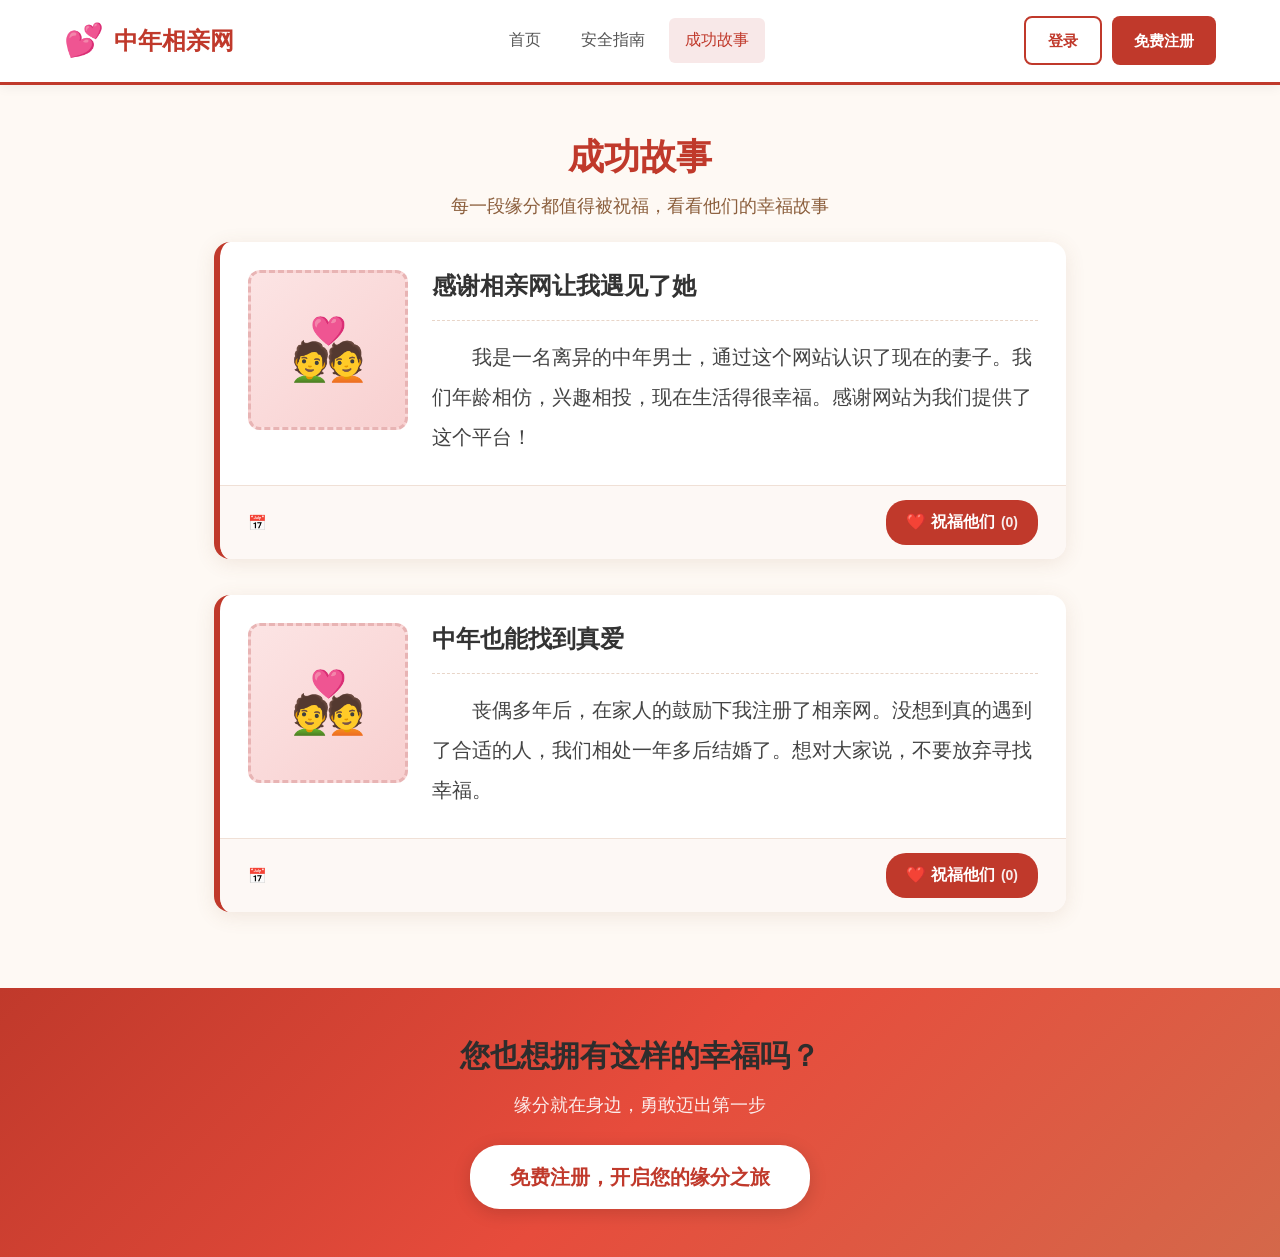
<file: pages/stories.html>
<!DOCTYPE html>
<html lang="zh-CN">
<head>
  <meta charset="UTF-8">
  <meta name="viewport" content="width=device-width, initial-scale=1.0">
  <title>成功故事 - 中年相亲网</title>
  <link rel="stylesheet" href="../css/variables.css">
  <link rel="stylesheet" href="../css/base.css">
  <link rel="stylesheet" href="../css/components.css">
  <style>
    /* ===== Page-Specific Styles ===== */
    :root {
      --warm-red: #c0392b;
      --warm-red-light: #e74c3c;
      --warm-pink: #f8e8e8;
      --warm-cream: #fef9f4;
      --warm-gold: #d4a574;
      --warm-brown: #8b5e3c;
      --warm-shadow: 0 4px 20px rgba(139, 94, 60, 0.12);
      --warm-shadow-hover: 0 8px 32px rgba(139, 94, 60, 0.2);
    }

    body {
      background: var(--warm-cream);
    }

    /* ===== Public Header ===== */
    .pub-header {
      background: #fff;
      border-bottom: 3px solid var(--warm-red);
      box-shadow: 0 2px 12px rgba(0,0,0,0.06);
      position: sticky;
      top: 0;
      z-index: 100;
    }
    .pub-header .inner {
      max-width: 1200px;
      margin: 0 auto;
      display: flex;
      align-items: center;
      justify-content: space-between;
      padding: 12px 24px;
      gap: 16px;
    }
    .pub-header .logo {
      display: flex;
      align-items: center;
      gap: 10px;
      text-decoration: none;
      color: var(--warm-red);
      font-size: 24px;
      font-weight: 700;
      white-space: nowrap;
    }
    .pub-header .logo .icon {
      font-size: 32px;
    }
    .pub-header .main-nav {
      display: flex;
      gap: 8px;
      flex-wrap: wrap;
    }
    .pub-header .main-nav a {
      text-decoration: none;
      color: #555;
      font-size: 16px;
      padding: 8px 16px;
      border-radius: 6px;
      transition: all 0.2s;
      font-weight: 500;
    }
    .pub-header .main-nav a:hover,
    .pub-header .main-nav a.active {
      background: var(--warm-pink);
      color: var(--warm-red);
    }
    .pub-header .auth-btns {
      display: flex;
      gap: 10px;
      flex-shrink: 0;
    }
    .pub-header .btn-login {
      padding: 9px 22px;
      border: 2px solid var(--warm-red);
      background: transparent;
      color: var(--warm-red);
      border-radius: 8px;
      cursor: pointer;
      font-size: 15px;
      font-weight: 600;
      transition: all 0.2s;
    }
    .pub-header .btn-login:hover {
      background: var(--warm-pink);
    }
    .pub-header .btn-register {
      padding: 9px 22px;
      background: var(--warm-red);
      color: #fff;
      border: none;
      border-radius: 8px;
      cursor: pointer;
      font-size: 15px;
      font-weight: 600;
      transition: all 0.2s;
    }
    .pub-header .btn-register:hover {
      background: var(--warm-red-light);
    }
    .pub-header .user-nav {
      display: none;
      align-items: center;
      gap: 8px;
    }
    .pub-header .user-nav .user-avatar {
      width: 38px;
      height: 38px;
      border-radius: 50%;
      background: var(--warm-red);
      color: #fff;
      display: flex;
      align-items: center;
      justify-content: center;
      font-weight: 700;
      font-size: 16px;
    }
    .pub-header .user-nav .user-name {
      font-weight: 600;
      color: #333;
    }
    .pub-header .user-nav .logout-btn {
      background: none;
      border: 1px solid #ccc;
      padding: 6px 14px;
      border-radius: 6px;
      cursor: pointer;
      font-size: 14px;
      color: #666;
    }

    /* ===== Page Title Area ===== */
    .page-hero {
      text-align: center;
      padding: 48px 24px 20px;
    }
    .page-hero h1 {
      font-size: 36px;
      color: var(--warm-red);
      margin: 0 0 10px;
      font-weight: 700;
    }
    .page-hero .subtitle {
      font-size: 18px;
      color: var(--warm-brown);
      max-width: 600px;
      margin: 0 auto;
      line-height: 1.7;
    }

    /* ===== Story Cards ===== */
    .stories-container {
      max-width: 900px;
      margin: 0 auto;
      padding: 0 24px 40px;
    }
    .story-card {
      background: #fff;
      border-radius: 16px;
      box-shadow: var(--warm-shadow);
      margin-bottom: 36px;
      overflow: hidden;
      display: flex;
      flex-direction: column;
      border-left: 6px solid var(--warm-red);
      transition: box-shadow 0.3s;
    }
    .story-card:hover {
      box-shadow: var(--warm-shadow-hover);
    }
    .story-card .story-inner {
      display: flex;
      gap: 24px;
      padding: 28px;
    }
    .story-card .story-photo {
      width: 160px;
      height: 160px;
      min-width: 160px;
      background: linear-gradient(135deg, #fce4e4 0%, #f8d0d0 100%);
      border-radius: 12px;
      display: flex;
      align-items: center;
      justify-content: center;
      font-size: 60px;
      color: var(--warm-red);
      border: 3px dashed #e8b4b4;
    }
    .story-card .story-body {
      flex: 1;
      min-width: 0;
    }
    .story-card .story-title {
      font-size: 24px;
      font-weight: 700;
      color: #333;
      margin: 0 0 6px;
    }
    .story-card .story-summary {
      font-size: 18px;
      font-style: italic;
      color: var(--warm-brown);
      margin: 0 0 16px;
      line-height: 1.6;
      padding-bottom: 12px;
      border-bottom: 1px dashed #e8d5c8;
    }
    .story-card .story-content p {
      font-size: 20px;
      line-height: 2;
      color: #444;
      margin: 0 0 12px;
      text-indent: 2em;
    }
    .story-card .story-content p:last-child {
      margin-bottom: 0;
    }
    .story-card .story-footer {
      display: flex;
      align-items: center;
      justify-content: space-between;
      padding: 14px 28px;
      background: #fdf8f5;
      border-top: 1px solid #f0e0d6;
    }
    .story-card .story-date {
      font-size: 15px;
      color: #999;
    }
    .story-card .bless-btn {
      background: var(--warm-red);
      color: #fff;
      border: none;
      padding: 8px 20px;
      border-radius: 20px;
      cursor: pointer;
      font-size: 16px;
      font-weight: 600;
      display: flex;
      align-items: center;
      gap: 6px;
      transition: all 0.2s;
    }
    .story-card .bless-btn:hover {
      background: var(--warm-red-light);
      transform: scale(1.04);
    }
    .story-card .bless-btn .count {
      font-size: 14px;
      opacity: 0.9;
    }

    /* ===== Heart Divider ===== */
    .heart-divider {
      text-align: center;
      padding: 8px 0 32px;
      font-size: 28px;
      color: var(--warm-red);
      letter-spacing: 12px;
      user-select: none;
    }
    .heart-divider:last-of-type {
      display: none;
    }
    .quote-divider {
      text-align: center;
      padding: 0 0 36px;
      font-size: 17px;
      color: var(--warm-brown);
      font-style: italic;
      line-height: 1.8;
    }

    /* ===== CTA Banner ===== */
    .cta-banner {
      background: linear-gradient(135deg, #c0392b 0%, #e74c3c 50%, #d4684a 100%);
      color: #fff;
      text-align: center;
      padding: 48px 24px;
      margin: 0 0 0;
      border-radius: 0;
    }
    .cta-banner h2 {
      font-size: 30px;
      margin: 0 0 12px;
      font-weight: 700;
    }
    .cta-banner p {
      font-size: 18px;
      margin: 0 0 24px;
      opacity: 0.9;
    }
    .cta-banner .cta-btn {
      display: inline-block;
      background: #fff;
      color: var(--warm-red);
      padding: 14px 40px;
      border-radius: 30px;
      font-size: 20px;
      font-weight: 700;
      text-decoration: none;
      transition: all 0.3s;
      box-shadow: 0 4px 18px rgba(0,0,0,0.15);
    }
    .cta-banner .cta-btn:hover {
      transform: translateY(-2px);
      box-shadow: 0 6px 24px rgba(0,0,0,0.25);
    }

    /* ===== Empty State ===== */
    .empty-state {
      text-align: center;
      padding: 60px 24px;
      color: #999;
      font-size: 20px;
    }

    /* ===== Responsive ===== */
    @media (max-width: 700px) {
      .story-card .story-inner {
        flex-direction: column;
        align-items: center;
      }
      .story-card .story-photo {
        width: 120px;
        height: 120px;
        min-width: auto;
        font-size: 48px;
      }
      .pub-header .inner {
        flex-wrap: wrap;
        gap: 10px;
      }
      .pub-header .main-nav {
        order: 3;
        width: 100%;
        justify-content: center;
      }
      .pub-header .main-nav a {
        font-size: 14px;
        padding: 6px 10px;
      }
    }
  </style>
</head>
<body>

<!-- ===== Public Header ===== -->
<header class="pub-header">
  <div class="inner">
    <a href="../index.html" class="logo">
      <span class="icon">💕</span>
      <span>中年相亲网</span>
    </a>
    <nav class="main-nav">
      <a href="../index.html">首页</a>
      <a href="safety.html">安全指南</a>
      <a href="stories.html" class="active">成功故事</a>
    </nav>
    <div class="auth-btns" id="authBtns">
      <button class="btn-login" onclick="window.location.href='login.html'">登录</button>
      <button class="btn-register" onclick="window.location.href='register.html'">免费注册</button>
    </div>
    <div class="user-nav" id="userNav">
      <div class="user-avatar" id="userAvatar">U</div>
      <span class="user-name" id="userNameDisplay">用户</span>
      <button class="logout-btn" onclick="doLogout()">退出</button>
    </div>
  </div>
</header>

<!-- ===== Page Title ===== -->
<section class="page-hero">
  <h1>成功故事</h1>
  <p class="subtitle">每一段缘分都值得被祝福，看看他们的幸福故事</p>
</section>

<!-- ===== Stories Container ===== -->
<div class="stories-container" id="storiesContainer">
  <!-- Rendered by JavaScript -->
</div>

<!-- ===== CTA Banner ===== -->
<section class="cta-banner">
  <h2>您也想拥有这样的幸福吗？</h2>
  <p>缘分就在身边，勇敢迈出第一步</p>
  <a href="register.html" class="cta-btn">免费注册，开启您的缘分之旅</a>
</section>

<!-- ===== Common Scripts ===== -->
<script src="../js/utils.js"></script>
<script src="../js/store.js"></script>
<script src="../js/auth.js"></script>
<script src="../js/match.js"></script>
<script src="../data/seed-data.js"></script>

<script>
(function() {

// ===== Hardcoded Stories =====
var hardcodedStories = [
  {
    id: 1,
    title: '李大爷和王阿姨',
    summary: '通过平台认识，交往半年后喜结连理，儿女们全力支持。',
    content: [
      '李大爷今年62岁，退休前是一家国企的工程师。老伴在三年前因病去世后，他一直独自生活。虽然儿女们都很孝顺，但工作的忙碌让他们无法时常陪伴。李大爷每天的生活就是去公园散步、下棋，日子过得平淡而孤独。',
      '在女儿的鼓励下，李大爷半信半疑地注册了中年相亲网。他没想到，第三天就收到了王阿姨的消息。王阿姨是一位退休的幼儿园老师，性格开朗，喜欢唱歌跳舞。两人第一次在平台上聊天就聊了两个多小时，从年轻时的经历聊到退休后的生活。',
      '第一次见面约在人民公园的茶馆。李大爷特意穿上了女儿给他买的新外套，王阿姨则带了自己亲手做的桂花糕。那天下午，从两点聊到傍晚，两个人都觉得相见恨晚。',
      '交往半年后，在双方儿女的祝福下，李大爷和王阿姨领取了结婚证。现在的他们每天一起买菜、做饭、逛公园，生活充满了欢声笑语。王阿姨说："我们这个年纪，找一个知冷知热的人，比什么都重要。"'
    ],
    date: '2025年10月15日',
    blessings: 328
  },
  {
    id: 2,
    title: '退休教师的第二春',
    summary: '张老师和李老师在平台上重逢，惊喜地发现他们是大学校友。',
    content: [
      '张老师和李老师都是退休的中学教师，一个教语文，一个教数学。他们年轻时在同一所师范大学读书，却因为不同系而从未相识。几十年后，命运的线将他们牵到了一起。',
      '张老师退休后开始学习使用智能手机，在朋友的推荐下注册了中年相亲网。他填写资料时非常认真，把"热爱读书、喜欢古典音乐、希望能找到一位有共同语言的伴侣"写得很详细。李老师恰好被这些文字打动，主动发了一条问候信息。',
      '两人在聊天中惊讶地发现，他们竟然是同一所大学毕业的，还是同一届！虽然当时未曾谋面，但回忆起校园时光，两人有说不完的共同记忆——同样的食堂、同样的图书馆、同样的小路。',
      '如今，张老师和李老师已经在一起两年了。他们一起去老年大学学书法，一起参加读书会，还计划着疫情后去欧洲旅行。张老师笑着说："年轻时错过了，老了补上，这就是最好的安排。"'
    ],
    date: '2025年8月22日',
    blessings: 256
  },
  {
    id: 3,
    title: '异地又如何',
    summary: '北京的王先生和天津的赵女士通过平台相识，克服距离走到了一起。',
    content: [
      '王先生在北京，赵女士在天津，两地相距不过一百多公里，但对于中老年人来说，异地恋需要更多的勇气和信任。',
      '两人在平台上匹配后，王先生先发了消息。他说，当时看到赵女士的照片和简介，就觉得这个人心地善良。赵女士则被王先生的真诚和幽默所打动。他们每天都会视频通话，分享一天中的点滴小事。',
      '每个周末，王先生都会坐高铁去天津看赵女士。有时候赵女士也会来北京。他们一起去逛博物馆、看京剧、品尝各地的美食。两地之间的高铁成了他们的"鹊桥"。',
      '交往一年后，王先生决定搬到天津生活。他说："到了我们这个年纪，物质条件不是最重要的，身边有个知心人比什么都珍贵。"如今两人已经生活在一起，每天散步、聊天、做家务，平淡却幸福。'
    ],
    date: '2025年6月10日',
    blessings: 189
  },
  {
    id: 4,
    title: '孩子的祝福',
    summary: '陈女士在子女的鼓励下注册平台，遇到了同样丧偶的刘先生，两颗心彼此温暖。',
    content: [
      '陈女士的丈夫五年前因癌症去世，留下她和上大学的儿子相依为命。儿子大学毕业后在外地工作，一直担心妈妈一个人孤单。他帮妈妈报名了中年相亲网，还帮妈妈挑选了照片、填写了资料。',
      '起初陈女士很抗拒，觉得这个年纪还谈什么感情。但在儿子的坚持下，她开始尝试浏览平台上的信息。有一天，她看到了一张温和的面孔——刘先生，一位退休的工程师，同样丧偶，独自把女儿培养成了医生。',
      '两人第一次聊天就聊到了深夜，相似的经历让他们对彼此多了一份理解。陈女士说："我们不需要轰轰烈烈的爱情，只是希望在余下的日子里，有人一起吃饭、一起说话、一起看夕阳。"',
      '如今陈女士和刘先生已经在一起一年半了。最让陈女士欣慰的是，双方的孩子都非常支持，逢年过节两家人会聚在一起，热热闹闹的。陈女士的儿子说："看到妈妈重新笑起来，我心里的大石头终于落地了。"'
    ],
    date: '2025年5月8日',
    blessings: 302
  },
  {
    id: 5,
    title: '共同的爱好让我们走到一起',
    summary: '都热爱书法的两个人在平台上发现彼此，笔墨之间生出情愫。',
    content: [
      '赵老师和孙阿姨都热爱书法，他们都在平台的"兴趣爱好"一栏里写了"书法"。平台的推荐系统把他们匹配到了一起。',
      '他们的第一次见面约在文化宫的书法教室。赵老师带了自己写的《兰亭序》，孙阿姨带了自己临摹的《心经》。两人一见如故，当场就交流起了笔法和心得。',
      '从那以后，每个周六他们都会一起去书法班上课，下课后再一起喝茶、聊天。有时候也会一起去参观书画展览，或者去文房四宝店逛逛。书法成了他们感情最好的纽带。',
      '孙阿姨说："我们这个年纪的人，找个兴趣爱好一样的伴侣太难得了。现在我们每天一起练字，他指点我楷书，我教他行书，日子过得充实又快乐。"赵老师补充道："墨香里有我们最浪漫的晚年。"'
    ],
    date: '2025年3月18日',
    blessings: 215
  },
  {
    id: 6,
    title: '最美好的晚年有你陪伴',
    summary: '68岁的周先生和65岁的吴女士在平台上相遇，彼此陪伴，安享晚年。',
    content: [
      '周先生68岁，退休前是工厂的车间主任。吴女士65岁，退休前是医院的护士长。两人都是在丧偶多年后，在家人的劝说下尝试了中年相亲网。',
      '他们的故事没有太多波澜，但每一个细节都温暖人心。第一次见面时，周先生提前半小时就到了约定的地点，还特意去买了一把吴女士喜欢的花。吴女士说，这个细节让她觉得周先生是一个细心、值得信赖的人。',
      '两人相处后，周先生每天都会去接吴女士一起去菜市场买菜，然后回家一起做饭。下午他们会一起去公园散步，或者在家看看电视、听听戏曲。吴女士的厨艺很好，周先生总是吃得津津有味。',
      '周先生说："我们这个年纪，不用追求什么轰轰烈烈，有人陪你说说话、吃吃饭，就是最好的晚年。"吴女士也说："每天早上醒来，知道有人在身边，心里就特别踏实。"'
    ],
    date: '2025年1月28日',
    blessings: 420
  }
];

// ===== Quotation Lines for Dividers =====
var quotes = [
  '"少年夫妻老来伴，最美不过夕阳红。"',
  '"幸福不分年龄，爱情不论早晚。"',
  '"执子之手，与子偕老，任何时候开始都不晚。"',
  '"人生下半场，愿有人陪你立黄昏，有人问你粥可温。"',
  '"每一段缘分都是生命中最美的礼物。"'
];

// ===== Blessing Counts (from localStorage) =====
function getBlessings() {
  try {
    var data = localStorage.getItem('storyBlessings');
    return data ? JSON.parse(data) : {};
  } catch(e) {
    return {};
  }
}
function saveBlessings(blessings) {
  try {
    localStorage.setItem('storyBlessings', JSON.stringify(blessings));
  } catch(e) {}
}

// ===== Get Stories =====
function getStories() {
  // Try Store.getStories() if available
  if (typeof Store !== 'undefined' && typeof Store.getStories === 'function') {
    var storeStories = Store.getStories();
    if (storeStories && storeStories.length > 0) {
      return storeStories;
    }
  }
  // Try localStorage
  try {
    var data = localStorage.getItem('stories');
    if (data) {
      var parsed = JSON.parse(data);
      if (parsed && parsed.length > 0) return parsed;
    }
  } catch(e) {}
  // Fallback to hardcoded
  return hardcodedStories;
}

// ===== Render =====
function renderStories() {
  var container = document.getElementById('storiesContainer');
  var stories = getStories();
  var blessings = getBlessings();

  if (!stories || stories.length === 0) {
    container.innerHTML = '<div class="empty-state">暂无成功故事，敬请期待……</div>';
    return;
  }

  var html = '';
  stories.forEach(function(story, index) {
    var storyBlessings = (blessings[story.id] || 0) + (story.blessings || 0);
    var contentParagraphs = '';
    if (story.content && Array.isArray(story.content)) {
      story.content.forEach(function(p) {
        contentParagraphs += '<p>' + escapeHtml(p) + '</p>';
      });
    } else if (story.content) {
      contentParagraphs = '<p>' + escapeHtml(String(story.content)) + '</p>';
    }

    html += '<article class="story-card">';
    html += '  <div class="story-inner">';
    html += '    <div class="story-photo" aria-label="照片占位">💑</div>';
    html += '    <div class="story-body">';
    html += '      <h2 class="story-title">' + escapeHtml(story.title) + '</h2>';
    html += '      <p class="story-summary">' + escapeHtml(story.summary || '') + '</p>';
    html += '      <div class="story-content">' + contentParagraphs + '</div>';
    html += '    </div>';
    html += '  </div>';
    html += '  <div class="story-footer">';
    html += '    <span class="story-date">📅 ' + escapeHtml(story.date || '') + '</span>';
    html += '    <button class="bless-btn" onclick="blessStory(' + story.id + ')">';
    html += '      ❤️ 祝福他们 <span class="count" id="blessCount-' + story.id + '">(' + storyBlessings + ')</span>';
    html += '    </button>';
    html += '  </div>';
    html += '</article>';

    // Add heart divider or quote divider between stories
    if (index < stories.length - 1) {
      if (index % 2 === 0) {
        html += '<div class="heart-divider">❤️ ❤️ ❤️</div>';
      } else {
        var quote = quotes[index % quotes.length];
        html += '<div class="quote-divider">' + escapeHtml(quote) + '</div>';
      }
    }
  });

  container.innerHTML = html;
}

// ===== Helper =====
function escapeHtml(str) {
  if (!str) return '';
  var div = document.createElement('div');
  div.appendChild(document.createTextNode(String(str)));
  return div.innerHTML;
}

// ===== Bless Story =====
window.blessStory = function(storyId) {
  var blessings = getBlessings();
  blessings[storyId] = (blessings[storyId] || 0) + 1;
  saveBlessings(blessings);
  var countEl = document.getElementById('blessCount-' + storyId);
  if (countEl) {
    countEl.textContent = '(' + (blessings[storyId] + (getStories().find(function(s){return s.id===storyId;}) || {}).blessings || 0) + ')';
  }
  // Simple toast
  showToast('感谢您的祝福！❤️');
};

function showToast(msg) {
  var toast = document.createElement('div');
  toast.textContent = msg;
  toast.style.cssText = 'position:fixed;bottom:30px;left:50%;transform:translateX(-50%);background:#c0392b;color:#fff;padding:12px 28px;border-radius:30px;font-size:18px;z-index:9999;box-shadow:0 4px 16px rgba(0,0,0,0.2);animation:fadeInUp 0.3s ease;pointer-events:none;';
  document.body.appendChild(toast);
  setTimeout(function() {
    toast.style.opacity = '0';
    toast.style.transition = 'opacity 0.4s';
    setTimeout(function() { if(toast.parentNode) toast.parentNode.removeChild(toast); }, 400);
  }, 2000);
}

// ===== Header: Check Login State =====
function updateHeader() {
  var currentUser = null;
  try {
    var stored = localStorage.getItem('currentUser');
    if (stored) currentUser = JSON.parse(stored);
    if (!currentUser && typeof Auth !== 'undefined' && typeof Auth.getCurrentUser === 'function') {
      currentUser = Auth.getCurrentUser();
    }
  } catch(e) {}

  var authBtns = document.getElementById('authBtns');
  var userNav = document.getElementById('userNav');

  if (currentUser && currentUser.name) {
    if (authBtns) authBtns.style.display = 'none';
    if (userNav) {
      userNav.style.display = 'flex';
      document.getElementById('userNameDisplay').textContent = currentUser.name;
      document.getElementById('userAvatar').textContent = (currentUser.name || 'U').charAt(0);
    }
  } else {
    if (authBtns) authBtns.style.display = 'flex';
    if (userNav) userNav.style.display = 'none';
  }
}

window.doLogout = function() {
  try { localStorage.removeItem('currentUser'); } catch(e) {}
  if (typeof Auth !== 'undefined' && typeof Auth.logout === 'function') {
    Auth.logout();
  }
  updateHeader();
  // Also update main nav for auth pages
  showToast('已退出登录');
};

// ===== Init =====
renderStories();
updateHeader();

})();
</script>

</body>
</html>
</file>
<file: css/variables.css>
/* ==========================================================================
   中年相亲网 — Design Tokens (CSS Custom Properties)
   相亲网站 CSS 变量定义
   ========================================================================== */

:root {
  /* --------------------------------------------------------------------
     Typography 字体系统
     -------------------------------------------------------------------- */
  --font-family-base: "Microsoft YaHei", "PingFang SC", "Noto Sans SC",
    "Source Han Sans CN", sans-serif;
  --font-family-mono: "Cascadia Code", "Fira Code", "Source Code Pro",
    "Consolas", monospace;

  /* 字号层级 — 基值 20px，适配中老年阅读 */
  --font-size-xs: 16px;
  --font-size-sm: 18px;
  --font-size-base: 20px;
  --font-size-md: 22px;
  --font-size-lg: 24px;
  --font-size-xl: 28px;
  --font-size-2xl: 32px;
  --font-size-h1: 36px;
  --font-size-h2: 30px;
  --font-size-h3: 26px;

  /* 行高 — 1.8 保证可读性 */
  --line-height-tight: 1.4;
  --line-height-base: 1.8;
  --line-height-heading: 1.35;

  /* 字重 */
  --font-weight-normal: 400;
  --font-weight-medium: 500;
  --font-weight-semibold: 600;
  --font-weight-bold: 700;

  /* 字号缩放因子 — 支持无障碍放大 */
  --font-scale: 1;

  /* --------------------------------------------------------------------
     Colors 色彩系统
     -------------------------------------------------------------------- */

  /* 品牌主色 — 暖玫瑰红 */
  --color-primary: #D45161;
  --color-primary-hover: #BF3D4D;
  --color-primary-active: #A93340;
  --color-primary-light: #FBE8EB;
  --color-primary-subtle: #FDF2F3;

  /* 品牌辅色 — 暖桃色 */
  --color-secondary: #E8A87C;
  --color-secondary-hover: #D99364;
  --color-secondary-active: #C88052;
  --color-secondary-light: #FDF3EC;
  --color-secondary-subtle: #FEF9F5;

  /* 语义色 */
  --color-success: #5B8C5A;
  --color-success-hover: #4A7A49;
  --color-success-light: #E9F3E9;
  --color-success-subtle: #F4F9F4;

  --color-warning: #E09F3E;
  --color-warning-hover: #CC8C2C;
  --color-warning-light: #FDF5E8;
  --color-warning-subtle: #FEFAEF;

  --color-danger: #C1121F;
  --color-danger-hover: #A30F1A;
  --color-danger-light: #FCE8EA;
  --color-danger-subtle: #FDF4F5;

  --color-info: #4A7FB5;
  --color-info-light: #ECF3F8;

  /* 文字色 */
  --color-text-primary: #2D2D2D;
  --color-text-secondary: #5A5A5A;
  --color-text-tertiary: #8A8A8A;
  --color-text-disabled: #B5B5B5;
  --color-text-on-primary: #FFFFFF;
  --color-text-on-secondary: #2D2D2D;
  --color-text-link: #C44A58;
  --color-text-link-hover: #A93340;

  /* 背景色 — 暖白基调 */
  --color-bg: #FFF8F0;
  --color-bg-alt: #FFF0E5;
  --color-bg-warm: #FFF5EC;

  /* 表面 / 卡片色 */
  --color-surface: #FFFFFF;
  --color-surface-hover: #FFFAF7;
  --color-surface-alt: #FFFBF8;

  /* 边框 */
  --color-border: #D4C5B9;
  --color-border-light: #E5DBD2;
  --color-border-focus: #D45161;

  /* --------------------------------------------------------------------
     Spacing 间距系统
     -------------------------------------------------------------------- */
  --space-xs: 8px;
  --space-sm: 16px;
  --space-md: 24px;
  --space-lg: 32px;
  --space-xl: 48px;
  --space-xxl: 64px;
  --space-3xl: 80px;

  /* 内边距快捷 */
  --section-padding-y: 32px;
  --section-padding-x: 24px;
  --card-padding: 24px;
  --card-gap: 24px;

  /* --------------------------------------------------------------------
     Touch Targets 触控目标
     -------------------------------------------------------------------- */
  --btn-min-height: 56px;
  --input-min-height: 56px;
  --icon-btn-size: 56px;
  --tap-target-min: 56px;

  /* --------------------------------------------------------------------
     Border Radius 圆角
     -------------------------------------------------------------------- */
  --radius-xs: 4px;
  --radius-sm: 8px;
  --radius-md: 12px;
  --radius-lg: 16px;
  --radius-xl: 24px;
  --radius-full: 9999px;

  /* 组件专用 */
  --radius-btn: 12px;
  --radius-card: 16px;
  --radius-input: 12px;
  --radius-badge: 12px;
  --radius-tag: 20px;
  --radius-modal: 20px;
  --radius-avatar: 50%;

  /* --------------------------------------------------------------------
     Shadows 阴影
     -------------------------------------------------------------------- */
  --shadow-xs: 0 1px 2px rgba(45, 45, 45, 0.04);
  --shadow-sm: 0 2px 8px rgba(45, 45, 45, 0.06);
  --shadow-md: 0 4px 16px rgba(45, 45, 45, 0.08);
  --shadow-lg: 0 8px 32px rgba(45, 45, 45, 0.10);
  --shadow-xl: 0 12px 48px rgba(45, 45, 45, 0.12);
  --shadow-card: 0 2px 12px rgba(45, 45, 45, 0.06);
  --shadow-card-hover: 0 6px 24px rgba(45, 45, 45, 0.10);
  --shadow-modal: 0 16px 64px rgba(45, 45, 45, 0.15);

  /* --------------------------------------------------------------------
     Transitions 过渡
     -------------------------------------------------------------------- */
  --transition-fast: 150ms ease;
  --transition-base: 200ms ease;
  --transition-slow: 300ms ease;
  --transition-spring: 250ms cubic-bezier(0.4, 0, 0.2, 1);

  /* --------------------------------------------------------------------
     Focus 焦点
     -------------------------------------------------------------------- */
  --focus-ring-width: 3px;
  --focus-ring-style: solid;
  --focus-ring-color: #D45161;
  --focus-ring-offset: 2px;
  --focus-ring: var(--focus-ring-width) var(--focus-ring-style)
    var(--focus-ring-color);

  /* --------------------------------------------------------------------
     Z-Index 层级
     -------------------------------------------------------------------- */
  --z-dropdown: 100;
  --z-sticky: 200;
  --z-fixed: 300;
  --z-modal-overlay: 400;
  --z-modal: 500;
  --z-toast: 600;
  --z-tooltip: 700;

  /* --------------------------------------------------------------------
     Breakpoints 响应式断点 (作为参考值)
     -------------------------------------------------------------------- */
  /* --bp-sm: 576px   — 手机横屏 */
  /* --bp-md: 768px   — 平板 */
  /* --bp-lg: 1024px  — 小桌面 */
  /* --bp-xl: 1280px  — 大桌面 */
  /* --bp-2xl: 1440px — 超宽屏 */

  /* --------------------------------------------------------------------
     Container 容器宽度
     -------------------------------------------------------------------- */
  --container-max-width: 1200px;
  --container-narrow: 720px;
  --container-wide: 1400px;
}
</file>
<file: css/base.css>
/* ==========================================================================
   中年相亲网 — Base Reset & Global Styles
   相亲网站 基础重置与全局样式
   ========================================================================== */

/* --------------------------------------------------------------------
   1. Box-Sizing Reset
   -------------------------------------------------------------------- */
*,
*::before,
*::after {
  box-sizing: border-box;
}

/* --------------------------------------------------------------------
   2. HTML & Body
   -------------------------------------------------------------------- */
html {
  font-size: 100%; /* 允许用户浏览器设置决定基准字号 */
  -webkit-text-size-adjust: 100%;
  -moz-text-size-adjust: 100%;
  text-size-adjust: 100%;
  scroll-behavior: smooth;
  -webkit-tap-highlight-color: transparent;
}

body {
  margin: 0;
  padding: 0;
  font-family: var(--font-family-base);
  font-size: calc(var(--font-size-base) * var(--font-scale));
  font-weight: var(--font-weight-normal);
  line-height: var(--line-height-base);
  color: var(--color-text-primary);
  background-color: var(--color-bg);
  -webkit-font-smoothing: antialiased;
  -moz-osx-font-smoothing: grayscale;
  text-rendering: optimizeLegibility;
}

/* --------------------------------------------------------------------
   3. Headings 标题
   -------------------------------------------------------------------- */
h1,
h2,
h3,
h4,
h5,
h6 {
  margin-top: 0;
  margin-bottom: var(--space-sm);
  font-family: var(--font-family-base);
  font-weight: var(--font-weight-bold);
  line-height: var(--line-height-heading);
  color: var(--color-text-primary);
}

h1 {
  font-size: calc(var(--font-size-h1) * var(--font-scale));
}

h2 {
  font-size: calc(var(--font-size-h2) * var(--font-scale));
}

h3 {
  font-size: calc(var(--font-size-h3) * var(--font-scale));
}

h4 {
  font-size: calc(var(--font-size-lg) * var(--font-scale));
}

h5 {
  font-size: calc(var(--font-size-md) * var(--font-scale));
}

h6 {
  font-size: calc(var(--font-size-base) * var(--font-scale));
}

/* --------------------------------------------------------------------
   4. Paragraphs 段落
   -------------------------------------------------------------------- */
p {
  margin-top: 0;
  margin-bottom: var(--space-sm);
  font-size: calc(var(--font-size-base) * var(--font-scale));
  line-height: var(--line-height-base);
}

/* --------------------------------------------------------------------
   5. Links 链接
   -------------------------------------------------------------------- */
a {
  color: var(--color-text-link);
  text-decoration: underline;
  text-underline-offset: 3px;
  text-decoration-thickness: 1px;
  transition: color var(--transition-fast);
}

a:hover {
  color: var(--color-text-link-hover);
  text-decoration-thickness: 2px;
}

a:focus-visible {
  outline: var(--focus-ring);
  outline-offset: var(--focus-ring-offset);
  border-radius: var(--radius-xs);
}

/* 链接用于导航 / 卡片等场景时去掉下划线 */
a[href]:has(> .card),
a[href]:has(> img),
a.card-link {
  text-decoration: none;
  color: inherit;
}

/* --------------------------------------------------------------------
   6. Focus-Visible 焦点可见性 (高对比度)
   -------------------------------------------------------------------- */
:focus-visible {
  outline: var(--focus-ring);
  outline-offset: var(--focus-ring-offset);
}

/* 键盘焦点：按钮、输入框等已自行控制 */
button:focus:not(:focus-visible),
input:focus:not(:focus-visible),
select:focus:not(:focus-visible),
textarea:focus:not(:focus-visible) {
  outline: none;
}

/* --------------------------------------------------------------------
   7. Selection 选中文本样式
   -------------------------------------------------------------------- */
::selection {
  background-color: var(--color-primary);
  color: var(--color-text-on-primary);
}

::-moz-selection {
  background-color: var(--color-primary);
  color: var(--color-text-on-primary);
}

/* --------------------------------------------------------------------
   8. Scrollbar 滚动条 (Webkit)
   -------------------------------------------------------------------- */
::-webkit-scrollbar {
  width: 10px;
  height: 10px;
}

::-webkit-scrollbar-track {
  background: var(--color-bg);
  border-radius: var(--radius-sm);
}

::-webkit-scrollbar-thumb {
  background: var(--color-border);
  border-radius: var(--radius-sm);
  border: 2px solid var(--color-bg);
}

::-webkit-scrollbar-thumb:hover {
  background: var(--color-text-tertiary);
}

/* Firefox */
* {
  scrollbar-width: thin;
  scrollbar-color: var(--color-border) var(--color-bg);
}

/* --------------------------------------------------------------------
   9. Images 图片
   -------------------------------------------------------------------- */
img {
  max-width: 100%;
  height: auto;
  display: block;
  border-style: none;
}

img[width][height] {
  /* 保留内联宽高比 */
}

/* 头像等圆形图片 */
img[src*="avatar"],
img.avatar-img {
  object-fit: cover;
}

/* --------------------------------------------------------------------
   10. Strong / Emphasis 加粗强调
   -------------------------------------------------------------------- */
strong,
b {
  font-weight: var(--font-weight-bold);
}

em,
i {
  font-style: italic;
}

/* --------------------------------------------------------------------
   11. Lists 列表
   -------------------------------------------------------------------- */
ul,
ol {
  margin-top: 0;
  margin-bottom: var(--space-sm);
  padding-left: var(--space-lg);
  line-height: var(--line-height-base);
}

li {
  margin-bottom: var(--space-xs);
}

/* 导航等无样式列表 */
ul[role="list"],
ol[role="list"],
ul.list-unstyled,
ol.list-unstyled {
  list-style: none;
  padding-left: 0;
}

/* --------------------------------------------------------------------
   12. Horizontal Rule 分割线
   -------------------------------------------------------------------- */
hr {
  border: none;
  border-top: 1px solid var(--color-border-light);
  margin: var(--space-lg) 0;
}

/* --------------------------------------------------------------------
   13. Abbreviation 缩写
   -------------------------------------------------------------------- */
abbr[title] {
  text-decoration: underline dotted;
  cursor: help;
}

/* --------------------------------------------------------------------
   14. Address
   -------------------------------------------------------------------- */
address {
  font-style: normal;
  line-height: var(--line-height-base);
}

/* --------------------------------------------------------------------
   15. Small
   -------------------------------------------------------------------- */
small {
  font-size: calc(var(--font-size-sm) * var(--font-scale));
}

/* --------------------------------------------------------------------
   16. Pre / Code
   -------------------------------------------------------------------- */
pre,
code,
kbd,
samp {
  font-family: var(--font-family-mono);
}

pre {
  overflow-x: auto;
  padding: var(--space-sm);
  background: var(--color-surface);
  border: 1px solid var(--color-border-light);
  border-radius: var(--radius-md);
  line-height: var(--line-height-tight);
}

/* --------------------------------------------------------------------
   17. Form Elements 表单元素基础
   -------------------------------------------------------------------- */

/* 确保表单元素继承字体 */
input,
button,
select,
textarea,
optgroup {
  font-family: inherit;
  font-size: calc(var(--font-size-base) * var(--font-scale));
  line-height: var(--line-height-base);
  margin: 0;
}

/* Label */
label {
  display: inline-block;
  margin-bottom: var(--space-xs);
  font-size: calc(var(--font-size-base) * var(--font-scale));
  color: var(--color-text-primary);
  font-weight: var(--font-weight-medium);
  cursor: pointer;
}

/* Input / Select / Textarea 统一基样式 */
input[type="text"],
input[type="email"],
input[type="password"],
input[type="tel"],
input[type="number"],
input[type="url"],
input[type="search"],
input[type="date"],
input[type="datetime-local"],
input[type="month"],
input[type="time"],
input[type="week"],
select,
textarea {
  display: block;
  width: 100%;
  min-height: var(--input-min-height);
  padding: 0 var(--space-sm);
  font-size: calc(var(--font-size-base) * var(--font-scale));
  font-family: inherit;
  color: var(--color-text-primary);
  background-color: var(--color-surface);
  border: 2px solid var(--color-border);
  border-radius: var(--radius-input);
  transition:
    border-color var(--transition-fast),
    box-shadow var(--transition-fast);
  appearance: none;
  -webkit-appearance: none;
  -moz-appearance: none;
}

textarea {
  padding: var(--space-sm);
  min-height: 120px;
  resize: vertical;
  line-height: var(--line-height-base);
}

/* Select 下拉箭头 */
select {
  background-image: url("data:image/svg+xml,%3Csvg xmlns='http://www.w3.org/2000/svg' width='12' height='8' viewBox='0 0 12 8'%3E%3Cpath fill='%235A5A5A' d='M6 8L0 0h12z'/%3E%3C/svg%3E");
  background-repeat: no-repeat;
  background-position: right 16px center;
  padding-right: 40px;
  cursor: pointer;
}

/* Placeholder */
input::placeholder,
textarea::placeholder {
  color: var(--color-text-tertiary);
  opacity: 1;
}

/* Hover */
input[type="text"]:hover,
input[type="email"]:hover,
input[type="password"]:hover,
input[type="tel"]:hover,
input[type="number"]:hover,
input[type="url"]:hover,
input[type="search"]:hover,
input[type="date"]:hover,
select:hover,
textarea:hover {
  border-color: var(--color-primary);
}

/* Focus */
input[type="text"]:focus,
input[type="email"]:focus,
input[type="password"]:focus,
input[type="tel"]:focus,
input[type="number"]:focus,
input[type="url"]:focus,
input[type="search"]:focus,
input[type="date"]:focus,
select:focus,
textarea:focus {
  outline: none;
  border-color: var(--color-border-focus);
  box-shadow: 0 0 0 var(--focus-ring-width) var(--color-primary-light);
}

/* Disabled */
input:disabled,
select:disabled,
textarea:disabled {
  opacity: 0.5;
  cursor: not-allowed;
  background-color: var(--color-bg);
}

/* Readonly */
input[readonly],
textarea[readonly] {
  background-color: var(--color-bg);
  cursor: default;
}

/* Checkbox / Radio — 使用自定义样式 */
input[type="checkbox"],
input[type="radio"] {
  width: 22px;
  height: 22px;
  min-height: auto;
  accent-color: var(--color-primary);
  cursor: pointer;
  vertical-align: middle;
  margin-right: var(--space-xs);
}

/* Fieldset / Legend */
fieldset {
  border: 2px solid var(--color-border);
  border-radius: var(--radius-md);
  padding: var(--space-md);
  margin: 0 0 var(--space-md) 0;
}

legend {
  font-weight: var(--font-weight-bold);
  padding: 0 var(--space-sm);
  font-size: calc(var(--font-size-base) * var(--font-scale));
  color: var(--color-text-primary);
}

/* --------------------------------------------------------------------
   18. Button Reset
   -------------------------------------------------------------------- */
button {
  font-family: inherit;
  font-size: inherit;
  line-height: inherit;
  cursor: pointer;
  border: none;
  background: none;
  padding: 0;
  margin: 0;
  text-align: center;
  appearance: none;
  -webkit-appearance: none;
}

/* --------------------------------------------------------------------
   19. Table Reset
   -------------------------------------------------------------------- */
table {
  border-collapse: collapse;
  width: 100%;
  font-size: calc(var(--font-size-base) * var(--font-scale));
}

th,
td {
  text-align: left;
  padding: var(--space-sm);
  border-bottom: 1px solid var(--color-border-light);
}

th {
  font-weight: var(--font-weight-bold);
  color: var(--color-text-primary);
}

/* --------------------------------------------------------------------
   20. Audio / Video / Canvas
   -------------------------------------------------------------------- */
audio,
video,
canvas {
  display: block;
  max-width: 100%;
}

/* --------------------------------------------------------------------
   21. Hidden
   -------------------------------------------------------------------- */
[hidden] {
  display: none !important;
}

/* --------------------------------------------------------------------
   22. Print Styles 打印样式
   -------------------------------------------------------------------- */
@media print {
  body {
    background: #fff;
    color: #000;
    font-size: 14pt;
  }

  a[href]::after {
    content: " (" attr(href) ")";
    font-size: 0.8em;
    color: #666;
  }

  nav,
  footer,
  .no-print {
    display: none !important;
  }
}
</file>
<file: css/components.css>
/* ==========================================================================
   中年相亲网 — Reusable Component Classes
   相亲网站 可复用组件样式
   ========================================================================== */

/* ===================================================================
   BUTTONS 按钮
   =================================================================== */

/* 按钮基类 */
.btn {
  display: inline-flex;
  align-items: center;
  justify-content: center;
  gap: var(--space-sm);
  min-height: var(--btn-min-height);
  padding: 0 var(--space-lg);
  font-family: var(--font-family-base);
  font-size: calc(22px * var(--font-scale));
  font-weight: var(--font-weight-semibold);
  line-height: 1.2;
  text-align: center;
  text-decoration: none;
  white-space: nowrap;
  cursor: pointer;
  user-select: none;
  border: 2px solid transparent;
  border-radius: var(--radius-btn);
  transition:
    background-color var(--transition-base),
    color var(--transition-base),
    border-color var(--transition-base),
    box-shadow var(--transition-base),
    transform var(--transition-fast);
  -webkit-tap-highlight-color: transparent;
  touch-action: manipulation;
}

.btn:hover {
  transform: translateY(-1px);
}

.btn:active {
  transform: translateY(0);
}

.btn:focus-visible {
  outline: var(--focus-ring);
  outline-offset: var(--focus-ring-offset);
}

.btn:disabled,
.btn.is-disabled {
  opacity: 0.45;
  cursor: not-allowed;
  pointer-events: none;
}

/* 主按钮 — 暖玫瑰红 */
.btn-primary {
  background-color: var(--color-primary);
  color: var(--color-text-on-primary);
  border-color: var(--color-primary);
  box-shadow: var(--shadow-sm);
}

.btn-primary:hover {
  background-color: var(--color-primary-hover);
  border-color: var(--color-primary-hover);
  box-shadow: var(--shadow-md);
}

.btn-primary:active {
  background-color: var(--color-primary-active);
  border-color: var(--color-primary-active);
  box-shadow: var(--shadow-xs);
}

/* 次要按钮 — 暖桃色 */
.btn-secondary {
  background-color: var(--color-secondary);
  color: var(--color-text-on-secondary);
  border-color: var(--color-secondary);
  box-shadow: var(--shadow-sm);
}

.btn-secondary:hover {
  background-color: var(--color-secondary-hover);
  border-color: var(--color-secondary-hover);
  box-shadow: var(--shadow-md);
}

.btn-secondary:active {
  background-color: var(--color-secondary-active);
  border-color: var(--color-secondary-active);
}

/* 危险按钮 */
.btn-danger {
  background-color: var(--color-danger);
  color: var(--color-text-on-primary);
  border-color: var(--color-danger);
  box-shadow: var(--shadow-sm);
}

.btn-danger:hover {
  background-color: var(--color-danger-hover);
  border-color: var(--color-danger-hover);
  box-shadow: var(--shadow-md);
}

/* 描边按钮 */
.btn-outline {
  background-color: transparent;
  color: var(--color-primary);
  border-color: var(--color-primary);
}

.btn-outline:hover {
  background-color: var(--color-primary-light);
  color: var(--color-primary-hover);
  border-color: var(--color-primary-hover);
}

.btn-outline:active {
  background-color: var(--color-primary);
  color: var(--color-text-on-primary);
}

/* 大按钮 */
.btn-large {
  min-height: 64px;
  padding: 0 var(--space-xl);
  font-size: calc(24px * var(--font-scale));
  border-radius: var(--radius-lg);
}

/* 图标按钮 */
.btn-icon {
  width: var(--btn-min-height);
  min-height: var(--btn-min-height);
  padding: 0;
  border-radius: var(--radius-full);
  font-size: calc(22px * var(--font-scale));
}

.btn-icon.btn-large {
  width: 64px;
  min-height: 64px;
}

/* 文字按钮 */
.btn-text {
  background: transparent;
  border-color: transparent;
  color: var(--color-primary);
  padding: 0 var(--space-sm);
  box-shadow: none;
}

.btn-text:hover {
  background-color: var(--color-primary-light);
  box-shadow: none;
  transform: none;
}

/* ===================================================================
   CARDS 卡片
   =================================================================== */

.card {
  display: flex;
  flex-direction: column;
  background-color: var(--color-surface);
  border: 1px solid var(--color-border-light);
  border-radius: var(--radius-card);
  padding: var(--card-padding);
  box-shadow: var(--shadow-card);
  transition:
    box-shadow var(--transition-base),
    transform var(--transition-base),
    border-color var(--transition-base);
  overflow: hidden;
}

/* 可悬停卡片 */
.card-hover {
  cursor: pointer;
}

.card-hover:hover {
  box-shadow: var(--shadow-card-hover);
  transform: translateY(-4px);
  border-color: var(--color-secondary);
}

.card-hover:focus-visible {
  outline: var(--focus-ring);
  outline-offset: var(--focus-ring-offset);
}

/* 卡片内的图片 */
.card > img:first-child,
.card > .card-image:first-child {
  margin: calc(-1 * var(--card-padding));
  margin-bottom: var(--card-padding);
  width: calc(100% + 2 * var(--card-padding));
  max-width: none;
  border-radius: var(--radius-card) var(--radius-card) 0 0;
  aspect-ratio: 4 / 3;
  object-fit: cover;
}

/* 卡片标题 */
.card-title {
  font-size: calc(var(--font-size-lg) * var(--font-scale));
  font-weight: var(--font-weight-bold);
  color: var(--color-text-primary);
  margin: 0 0 var(--space-xs) 0;
  line-height: var(--line-height-heading);
}

/* 卡片正文 */
.card-body {
  flex: 1;
  font-size: calc(var(--font-size-base) * var(--font-scale));
  color: var(--color-text-secondary);
  line-height: var(--line-height-base);
}

/* 卡片底部操作区 */
.card-footer {
  display: flex;
  align-items: center;
  justify-content: flex-end;
  gap: var(--space-sm);
  margin-top: var(--space-md);
  padding-top: var(--space-sm);
  border-top: 1px solid var(--color-border-light);
}

/* ===================================================================
   INPUTS 输入框组件
   =================================================================== */

.input {
  display: block;
  width: 100%;
  min-height: var(--input-min-height);
  padding: 0 var(--space-sm);
  font-family: var(--font-family-base);
  font-size: calc(var(--font-size-base) * var(--font-scale));
  color: var(--color-text-primary);
  background-color: var(--color-surface);
  border: 2px solid var(--color-border);
  border-radius: var(--radius-input);
  transition:
    border-color var(--transition-fast),
    box-shadow var(--transition-fast);
}

.input::placeholder {
  color: var(--color-text-tertiary);
}

.input:hover {
  border-color: var(--color-primary);
}

.input:focus {
  outline: none;
  border-color: var(--color-border-focus);
  box-shadow: 0 0 0 var(--focus-ring-width) var(--color-primary-light);
}

.input:disabled {
  opacity: 0.5;
  cursor: not-allowed;
  background-color: var(--color-bg);
}

/* 大输入框 */
.input-large {
  min-height: 64px;
  padding: 0 var(--space-md);
  font-size: calc(var(--font-size-lg) * var(--font-scale));
  border-radius: var(--radius-lg);
}

/* 错误状态 */
.input-error {
  border-color: var(--color-danger);
}

.input-error:hover {
  border-color: var(--color-danger-hover);
}

.input-error:focus {
  border-color: var(--color-danger);
  box-shadow: 0 0 0 var(--focus-ring-width) var(--color-danger-light);
}

/* 文本域 */
.textarea {
  display: block;
  width: 100%;
  min-height: 120px;
  padding: var(--space-sm);
  font-family: var(--font-family-base);
  font-size: calc(var(--font-size-base) * var(--font-scale));
  color: var(--color-text-primary);
  background-color: var(--color-surface);
  border: 2px solid var(--color-border);
  border-radius: var(--radius-input);
  resize: vertical;
  line-height: var(--line-height-base);
  transition:
    border-color var(--transition-fast),
    box-shadow var(--transition-fast);
}

.textarea:focus {
  outline: none;
  border-color: var(--color-border-focus);
  box-shadow: 0 0 0 var(--focus-ring-width) var(--color-primary-light);
}

/* 输入组：label + input */
.input-group {
  display: flex;
  flex-direction: column;
  gap: var(--space-xs);
  margin-bottom: var(--space-md);
}

.input-group-label {
  font-weight: var(--font-weight-medium);
  font-size: calc(var(--font-size-base) * var(--font-scale));
  color: var(--color-text-primary);
}

.input-group-hint {
  font-size: calc(var(--font-size-sm) * var(--font-scale));
  color: var(--color-text-tertiary);
  margin-top: 2px;
}

.input-group-error {
  font-size: calc(var(--font-size-sm) * var(--font-scale));
  color: var(--color-danger);
  margin-top: 2px;
  display: flex;
  align-items: center;
  gap: var(--space-xs);
}

/* ===================================================================
   BADGES 徽章
   =================================================================== */

.badge {
  display: inline-flex;
  align-items: center;
  gap: 4px;
  padding: 4px 12px;
  font-size: calc(var(--font-size-sm) * var(--font-scale));
  font-weight: var(--font-weight-semibold);
  line-height: 1.4;
  border-radius: var(--radius-badge);
  white-space: nowrap;
  color: var(--color-text-primary);
  background-color: var(--color-bg-alt);
}

/* 已验证徽章 */
.badge-verified {
  background-color: var(--color-success-light);
  color: var(--color-success);
}

.badge-verified::before {
  content: "✓";
  font-weight: var(--font-weight-bold);
  font-size: 0.9em;
}

/* 成功 / 在线 */
.badge-success {
  background-color: var(--color-success-light);
  color: var(--color-success);
}

/* 警告 */
.badge-warning {
  background-color: var(--color-warning-light);
  color: var(--color-warning);
}

/* 危险 */
.badge-danger {
  background-color: var(--color-danger-light);
  color: var(--color-danger);
}

/* 信息 */
.badge-info {
  background-color: var(--color-info-light);
  color: var(--color-info);
}

/* 主色徽章 */
.badge-primary {
  background-color: var(--color-primary-light);
  color: var(--color-primary-hover);
}

/* ===================================================================
   TAGS 标签（兴趣爱好）
   =================================================================== */

.tag {
  display: inline-flex;
  align-items: center;
  gap: 4px;
  padding: 6px 18px;
  font-size: calc(var(--font-size-sm) * var(--font-scale));
  font-weight: var(--font-weight-medium);
  line-height: 1.4;
  color: var(--color-text-secondary);
  background-color: var(--color-surface);
  border: 1px solid var(--color-border);
  border-radius: var(--radius-tag);
  white-space: nowrap;
  transition:
    background-color var(--transition-fast),
    border-color var(--transition-fast),
    color var(--transition-fast);
  cursor: default;
}

/* 兴趣爱好标签 */
.tag-interest {
  background-color: var(--color-secondary-subtle);
  border-color: var(--color-secondary);
  color: var(--color-secondary-active);
}

.tag-interest:hover {
  background-color: var(--color-secondary-light);
}

/* 可移除标签 */
.tag-removable {
  cursor: pointer;
}

.tag-removable::after {
  content: "×";
  margin-left: 2px;
  font-weight: var(--font-weight-bold);
  font-size: 1.1em;
  opacity: 0.6;
}

.tag-removable:hover {
  background-color: var(--color-danger-light);
  border-color: var(--color-danger);
  color: var(--color-danger);
}

/* 标签选中 */
.tag-selected {
  background-color: var(--color-primary);
  border-color: var(--color-primary);
  color: var(--color-text-on-primary);
}

/* ===================================================================
   AVATARS 头像
   =================================================================== */

.avatar {
  display: inline-flex;
  align-items: center;
  justify-content: center;
  width: 56px;
  height: 56px;
  border-radius: var(--radius-avatar);
  overflow: hidden;
  background-color: var(--color-bg-alt);
  border: 2px solid var(--color-border-light);
  flex-shrink: 0;
  color: var(--color-text-secondary);
  font-weight: var(--font-weight-bold);
  font-size: calc(var(--font-size-lg) * var(--font-scale));
}

.avatar img {
  width: 100%;
  height: 100%;
  object-fit: cover;
  border-radius: var(--radius-avatar);
}

/* 大号头像 */
.avatar-lg {
  width: 80px;
  height: 80px;
  font-size: calc(var(--font-size-xl) * var(--font-scale));
  border-width: 3px;
}

/* 特大号头像 */
.avatar-xl {
  width: 112px;
  height: 112px;
  font-size: calc(var(--font-size-2xl) * var(--font-scale));
  border-width: 4px;
  border-color: var(--color-primary);
}

/* 小号头像 */
.avatar-sm {
  width: 40px;
  height: 40px;
  font-size: calc(var(--font-size-sm) * var(--font-scale));
}

/* 在线状态指示 */
.avatar-online {
  border-color: var(--color-success);
  box-shadow: 0 0 0 2px var(--color-success-light);
}

/* ===================================================================
   CONTAINER 容器 & 页面布局
   =================================================================== */

.container {
  width: 100%;
  max-width: var(--container-max-width);
  margin-left: auto;
  margin-right: auto;
  padding-left: var(--space-md);
  padding-right: var(--space-md);
}

/* 窄容器（阅读型内容） */
.container-narrow {
  max-width: var(--container-narrow);
}

/* 宽容器 */
.container-wide {
  max-width: var(--container-wide);
}

/* 页面区块 */
.page-section {
  padding-top: var(--section-padding-y);
  padding-bottom: var(--section-padding-y);
}

.page-section + .page-section {
  /* 相邻区块之间 */
}

.page-section-sm {
  padding-top: var(--space-md);
  padding-bottom: var(--space-md);
}

.page-section-lg {
  padding-top: var(--space-xxl);
  padding-bottom: var(--space-xxl);
}

/* 页面头部 */
.page-header {
  text-align: center;
  padding-top: var(--space-xl);
  padding-bottom: var(--space-xl);
}

.page-header h1 {
  margin-bottom: var(--space-sm);
}

.page-header p {
  font-size: calc(var(--font-size-lg) * var(--font-scale));
  color: var(--color-text-secondary);
  max-width: 600px;
  margin-left: auto;
  margin-right: auto;
}

/* ===================================================================
   NAVIGATION 导航
   =================================================================== */

.nav-link {
  display: inline-flex;
  align-items: center;
  gap: var(--space-xs);
  padding: var(--space-sm) var(--space-md);
  font-size: calc(var(--font-size-base) * var(--font-scale));
  font-weight: var(--font-weight-medium);
  color: var(--color-text-secondary);
  text-decoration: none;
  border-radius: var(--radius-md);
  transition:
    color var(--transition-fast),
    background-color var(--transition-fast);
  min-height: var(--tap-target-min);
}

.nav-link:hover {
  color: var(--color-primary);
  background-color: var(--color-primary-subtle);
}

.nav-link:focus-visible {
  outline: var(--focus-ring);
  outline-offset: var(--focus-ring-offset);
}

/* 激活状态 */
.nav-link-active {
  color: var(--color-primary);
  background-color: var(--color-primary-light);
  font-weight: var(--font-weight-semibold);
}

/* 底部导航项 */
.nav-link-icon {
  flex-direction: column;
  gap: 4px;
  padding: var(--space-xs) var(--space-sm);
  font-size: calc(var(--font-size-xs) * var(--font-scale));
  min-width: 72px;
}

.nav-link-icon .nav-icon {
  font-size: calc(var(--font-size-lg) * var(--font-scale));
}

/* ===================================================================
   MODAL 对话框
   =================================================================== */

/* 遮罩层 */
.modal-overlay {
  position: fixed;
  inset: 0;
  z-index: var(--z-modal-overlay);
  display: flex;
  align-items: center;
  justify-content: center;
  background-color: rgba(45, 45, 45, 0.5);
  backdrop-filter: blur(4px);
  -webkit-backdrop-filter: blur(4px);
  padding: var(--space-md);
  animation: modalFadeIn var(--transition-base) ease;
}

@keyframes modalFadeIn {
  from {
    opacity: 0;
  }
  to {
    opacity: 1;
  }
}

/* 对话框容器 */
.modal {
  position: relative;
  z-index: var(--z-modal);
  width: 100%;
  max-width: 520px;
  max-height: 85vh;
  display: flex;
  flex-direction: column;
  background-color: var(--color-surface);
  border-radius: var(--radius-modal);
  box-shadow: var(--shadow-modal);
  overflow: hidden;
  animation: modalScaleIn var(--transition-base) ease;
}

@keyframes modalScaleIn {
  from {
    opacity: 0;
    transform: scale(0.95) translateY(10px);
  }
  to {
    opacity: 1;
    transform: scale(1) translateY(0);
  }
}

.modal-content {
  flex: 1;
  overflow-y: auto;
  padding: var(--space-lg);
}

.modal-header {
  display: flex;
  align-items: center;
  justify-content: space-between;
  padding: var(--space-md) var(--space-lg);
  border-bottom: 1px solid var(--color-border-light);
  flex-shrink: 0;
}

.modal-header h2,
.modal-header h3 {
  margin: 0;
  font-size: calc(var(--font-size-lg) * var(--font-scale));
  font-weight: var(--font-weight-bold);
  flex: 1;
}

.modal-header .btn-icon {
  width: 44px;
  min-height: 44px;
  font-size: calc(var(--font-size-lg) * var(--font-scale));
  color: var(--color-text-tertiary);
}

.modal-header .btn-icon:hover {
  color: var(--color-text-primary);
  background-color: var(--color-bg);
}

.modal-body {
  padding: var(--space-lg);
  flex: 1;
  overflow-y: auto;
  font-size: calc(var(--font-size-base) * var(--font-scale));
  line-height: var(--line-height-base);
  color: var(--color-text-secondary);
}

.modal-footer {
  display: flex;
  align-items: center;
  justify-content: flex-end;
  gap: var(--space-sm);
  padding: var(--space-md) var(--space-lg);
  border-top: 1px solid var(--color-border-light);
  flex-shrink: 0;
}

/* ===================================================================
   ALERTS 提示消息
   =================================================================== */

.alert {
  display: flex;
  align-items: flex-start;
  gap: var(--space-sm);
  padding: var(--space-md);
  border-radius: var(--radius-md);
  font-size: calc(var(--font-size-base) * var(--font-scale));
  line-height: var(--line-height-base);
  border: 1px solid transparent;
}

.alert-icon {
  flex-shrink: 0;
  font-size: calc(var(--font-size-lg) * var(--font-scale));
  line-height: 1;
}

.alert-body {
  flex: 1;
}

.alert-title {
  font-weight: var(--font-weight-bold);
  margin-bottom: 4px;
}

/* 信息 */
.alert-info {
  background-color: var(--color-info-light);
  border-color: var(--color-info);
  color: var(--color-info);
}

/* 成功 */
.alert-success {
  background-color: var(--color-success-light);
  border-color: var(--color-success);
  color: var(--color-success);
}

/* 错误 */
.alert-error {
  background-color: var(--color-danger-light);
  border-color: var(--color-danger);
  color: var(--color-danger);
}

/* 警告 */
.alert-warning {
  background-color: var(--color-warning-light);
  border-color: var(--color-warning);
  color: var(--color-warning);
}

/* ===================================================================
   EMPTY STATE 空状态
   =================================================================== */

.empty-state {
  display: flex;
  flex-direction: column;
  align-items: center;
  justify-content: center;
  text-align: center;
  padding: var(--space-xxl) var(--space-md);
  color: var(--color-text-tertiary);
}

.empty-state-icon {
  font-size: 64px;
  margin-bottom: var(--space-md);
  opacity: 0.5;
  line-height: 1;
}

.empty-state-title {
  font-size: calc(var(--font-size-lg) * var(--font-scale));
  font-weight: var(--font-weight-bold);
  color: var(--color-text-secondary);
  margin: 0 0 var(--space-xs) 0;
}

.empty-state-description {
  font-size: calc(var(--font-size-base) * var(--font-scale));
  color: var(--color-text-tertiary);
  max-width: 360px;
  margin: 0 0 var(--space-lg) 0;
  line-height: var(--line-height-base);
}

/* ===================================================================
   LOADING SPINNER 加载动画
   =================================================================== */

.loading-spinner {
  display: inline-block;
  width: 32px;
  height: 32px;
  border: 3px solid var(--color-border-light);
  border-top-color: var(--color-primary);
  border-radius: var(--radius-full);
  animation: spin 0.7s linear infinite;
}

.loading-spinner-lg {
  width: 48px;
  height: 48px;
  border-width: 4px;
}

.loading-spinner-sm {
  width: 20px;
  height: 20px;
  border-width: 2px;
}

@keyframes spin {
  to {
    transform: rotate(360deg);
  }
}

/* 加载容器 */
.loading-container {
  display: flex;
  align-items: center;
  justify-content: center;
  padding: var(--space-xxl);
}

/* ===================================================================
   DIVIDER 分割线
   =================================================================== */

.divider {
  display: flex;
  align-items: center;
  border: none;
  margin: var(--space-lg) 0;
  color: var(--color-text-tertiary);
  font-size: calc(var(--font-size-sm) * var(--font-scale));
}

.divider::before,
.divider::after {
  content: "";
  flex: 1;
  border-top: 1px solid var(--color-border-light);
}

.divider::before {
  margin-right: var(--space-md);
}

.divider::after {
  margin-left: var(--space-md);
}

/* 纯分割线（无文字） */
.divider-line {
  border: none;
  border-top: 1px solid var(--color-border-light);
  margin: var(--space-lg) 0;
}

.divider-line-lg {
  margin: var(--space-xl) 0;
}

/* ===================================================================
   RESPONSIVE GRIDS 响应式网格
   =================================================================== */

.grid-2,
.grid-3,
.grid-4 {
  display: grid;
  gap: var(--card-gap);
}

.grid-2 {
  grid-template-columns: repeat(2, 1fr);
}

.grid-3 {
  grid-template-columns: repeat(3, 1fr);
}

.grid-4 {
  grid-template-columns: repeat(4, 1fr);
}

/* 响应式降级 */
@media (max-width: 1024px) {
  .grid-4 {
    grid-template-columns: repeat(2, 1fr);
  }
}

@media (max-width: 768px) {
  .grid-3,
  .grid-4 {
    grid-template-columns: repeat(2, 1fr);
  }
}

@media (max-width: 576px) {
  .grid-2,
  .grid-3,
  .grid-4 {
    grid-template-columns: 1fr;
  }
}

/* ===================================================================
   FLEX UTILITIES 弹性布局工具
   =================================================================== */

.flex-center {
  display: flex;
  align-items: center;
  justify-content: center;
}

.flex-between {
  display: flex;
  align-items: center;
  justify-content: space-between;
}

.flex-start {
  display: flex;
  align-items: center;
  justify-content: flex-start;
}

.flex-end {
  display: flex;
  align-items: center;
  justify-content: flex-end;
}

.flex-column {
  display: flex;
  flex-direction: column;
}

.flex-wrap {
  display: flex;
  flex-wrap: wrap;
}

.flex-gap-sm {
  gap: var(--space-sm);
}

.flex-gap-md {
  gap: var(--space-md);
}

.flex-gap-lg {
  gap: var(--space-lg);
}

.flex-1 {
  flex: 1;
}

/* ===================================================================
   TEXT UTILITIES 文字工具
   =================================================================== */

.text-center {
  text-align: center;
}

.text-left {
  text-align: left;
}

.text-right {
  text-align: right;
}

.text-muted {
  color: var(--color-text-tertiary);
}

.text-secondary {
  color: var(--color-text-secondary);
}

.text-primary {
  color: var(--color-primary);
}

.text-danger {
  color: var(--color-danger);
}

.text-success {
  color: var(--color-success);
}

.text-warning {
  color: var(--color-warning);
}

.text-bold {
  font-weight: var(--font-weight-bold);
}

.text-semibold {
  font-weight: var(--font-weight-semibold);
}

.text-nowrap {
  white-space: nowrap;
}

.text-break {
  word-break: break-word;
  overflow-wrap: break-word;
}

.text-ellipsis {
  overflow: hidden;
  text-overflow: ellipsis;
  white-space: nowrap;
}

/* 字号缩放工具 — 配合 --font-scale 实现无障碍放大 */
.font-size-normal {
  font-size: calc(var(--font-size-base) * var(--font-scale));
}

.font-size-large {
  font-size: calc(var(--font-size-lg) * var(--font-scale));
}

.font-size-xlarge {
  font-size: calc(var(--font-size-xl) * var(--font-scale));
}

.font-size-small {
  font-size: calc(var(--font-size-sm) * var(--font-scale));
}

/* ===================================================================
   SCREEN READER ONLY 屏幕阅读器专用
   =================================================================== */

.sr-only {
  position: absolute;
  width: 1px;
  height: 1px;
  padding: 0;
  margin: -1px;
  overflow: hidden;
  clip: rect(0, 0, 0, 0);
  clip-path: inset(50%);
  white-space: nowrap;
  border: 0;
}

/* 可聚焦的 sr-only（用于 skip-link 等） */
.sr-only-focusable:not(:focus) {
  position: absolute;
  width: 1px;
  height: 1px;
  padding: 0;
  margin: -1px;
  overflow: hidden;
  clip: rect(0, 0, 0, 0);
  clip-path: inset(50%);
  white-space: nowrap;
  border: 0;
}

.sr-only-focusable:focus {
  position: static;
  width: auto;
  height: auto;
  clip: auto;
  clip-path: none;
  margin: 0;
  white-space: normal;
}

/* ===================================================================
   SKIP LINK 跳转链接
   =================================================================== */

.skip-link {
  position: absolute;
  top: -100%;
  left: var(--space-md);
  z-index: var(--z-tooltip);
  padding: var(--space-sm) var(--space-md);
  background-color: var(--color-primary);
  color: var(--color-text-on-primary);
  font-weight: var(--font-weight-bold);
  font-size: calc(var(--font-size-base) * var(--font-scale));
  border-radius: var(--radius-md);
  text-decoration: none;
  transition: top var(--transition-fast);
}

.skip-link:focus {
  top: var(--space-sm);
}

/* ===================================================================
   TOAST 通知条
   =================================================================== */

.toast {
  position: fixed;
  bottom: var(--space-lg);
  left: 50%;
  transform: translateX(-50%);
  z-index: var(--z-toast);
  display: flex;
  align-items: center;
  gap: var(--space-sm);
  padding: var(--space-sm) var(--space-lg);
  min-height: var(--tap-target-min);
  background-color: var(--color-text-primary);
  color: var(--color-text-on-primary);
  font-size: calc(var(--font-size-base) * var(--font-scale));
  border-radius: var(--radius-md);
  box-shadow: var(--shadow-lg);
  animation: toastSlideUp var(--transition-base) ease;
}

@keyframes toastSlideUp {
  from {
    opacity: 0;
    transform: translateX(-50%) translateY(16px);
  }
  to {
    opacity: 1;
    transform: translateX(-50%) translateY(0);
  }
}

.toast-success {
  background-color: var(--color-success);
}

.toast-error {
  background-color: var(--color-danger);
}

.toast-warning {
  background-color: var(--color-warning);
  color: var(--color-text-primary);
}

/* ===================================================================
   RESPONSIVE 响应式调整
   =================================================================== */

@media (max-width: 768px) {
  :root {
    --section-padding-y: 24px;
    --section-padding-x: 16px;
  }

  .container {
    padding-left: var(--space-sm);
    padding-right: var(--space-sm);
  }

  .page-header {
    padding-top: var(--space-lg);
    padding-bottom: var(--space-lg);
  }

  .page-header h1 {
    font-size: calc(var(--font-size-2xl) * var(--font-scale));
  }

  .modal {
    max-width: calc(100vw - 32px);
    max-height: 90vh;
    border-radius: var(--radius-lg);
  }

  .btn {
    min-height: 52px;
  }
}

@media (max-width: 576px) {
  .page-header h1 {
    font-size: calc(var(--font-size-xl) * var(--font-scale));
  }

  .card {
    padding: var(--space-md);
  }

  .modal-header,
  .modal-body,
  .modal-footer {
    padding-left: var(--space-md);
    padding-right: var(--space-md);
  }
}
</file>
